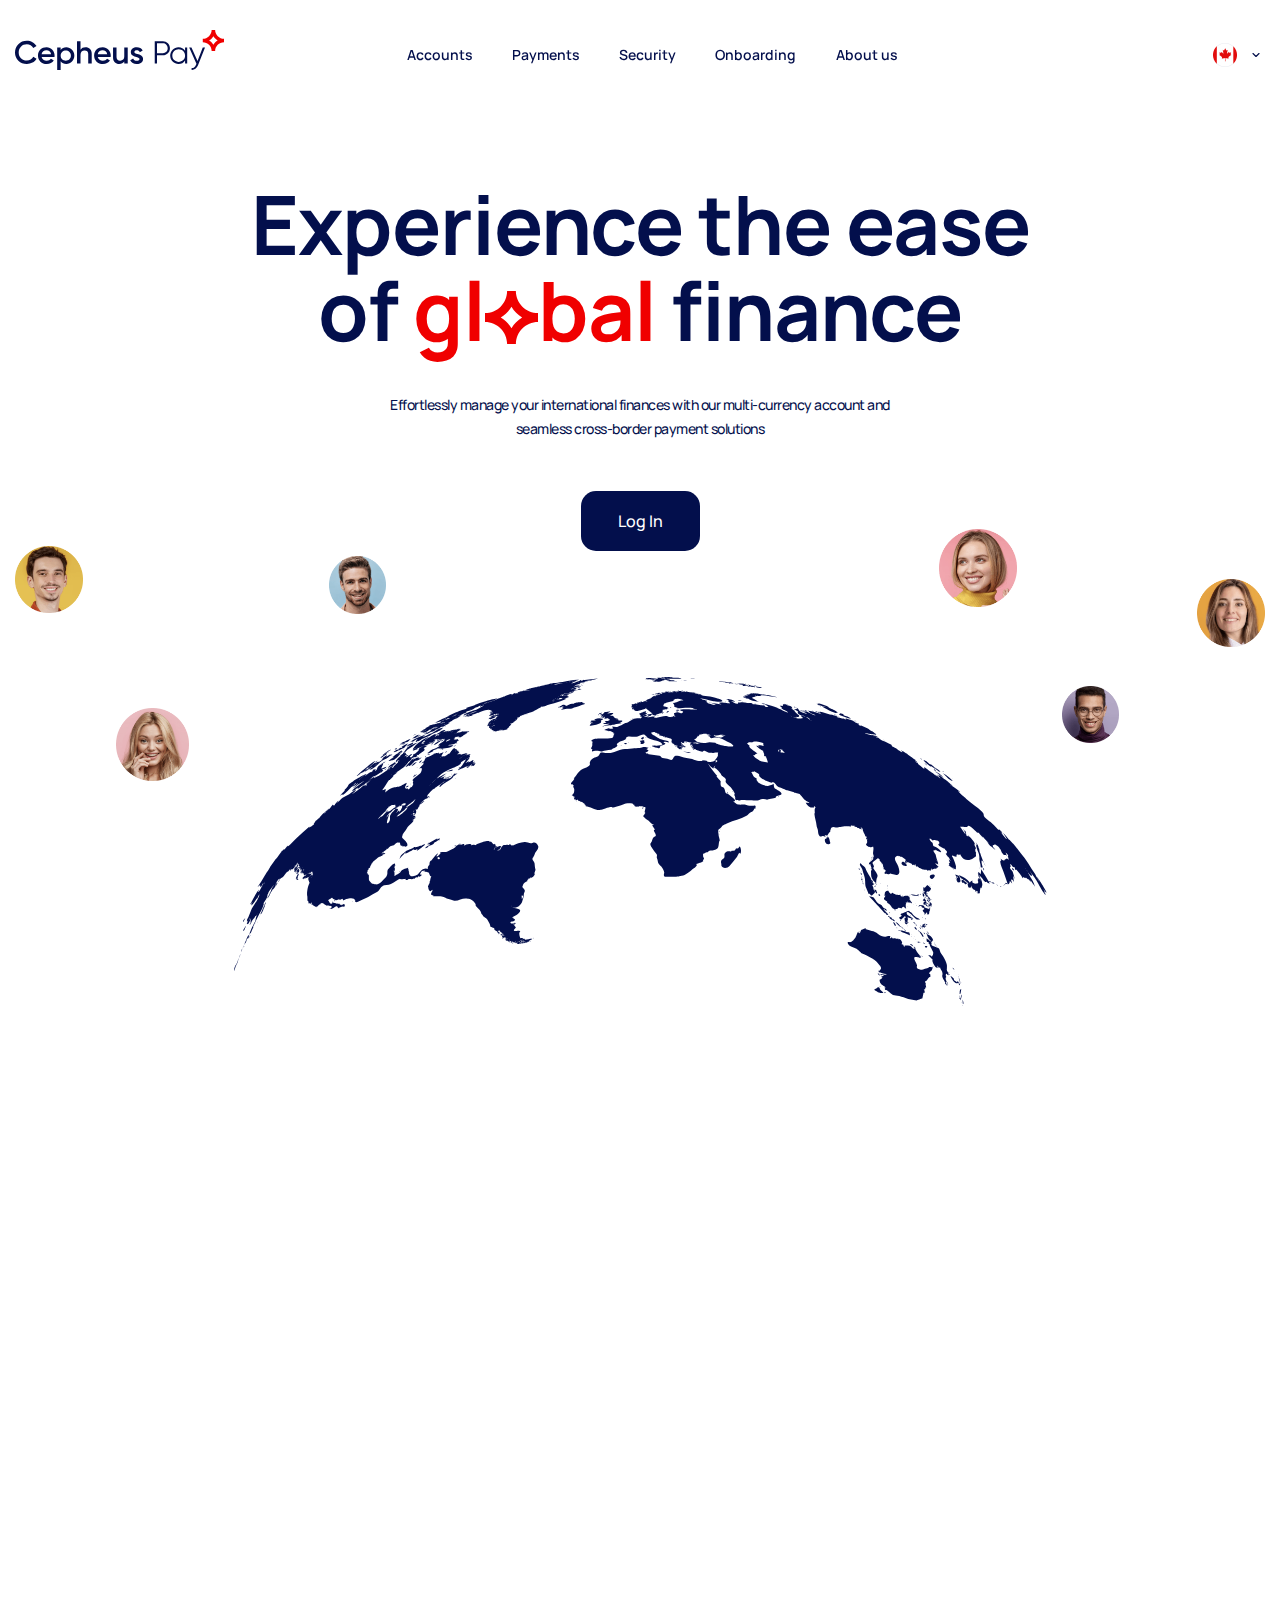
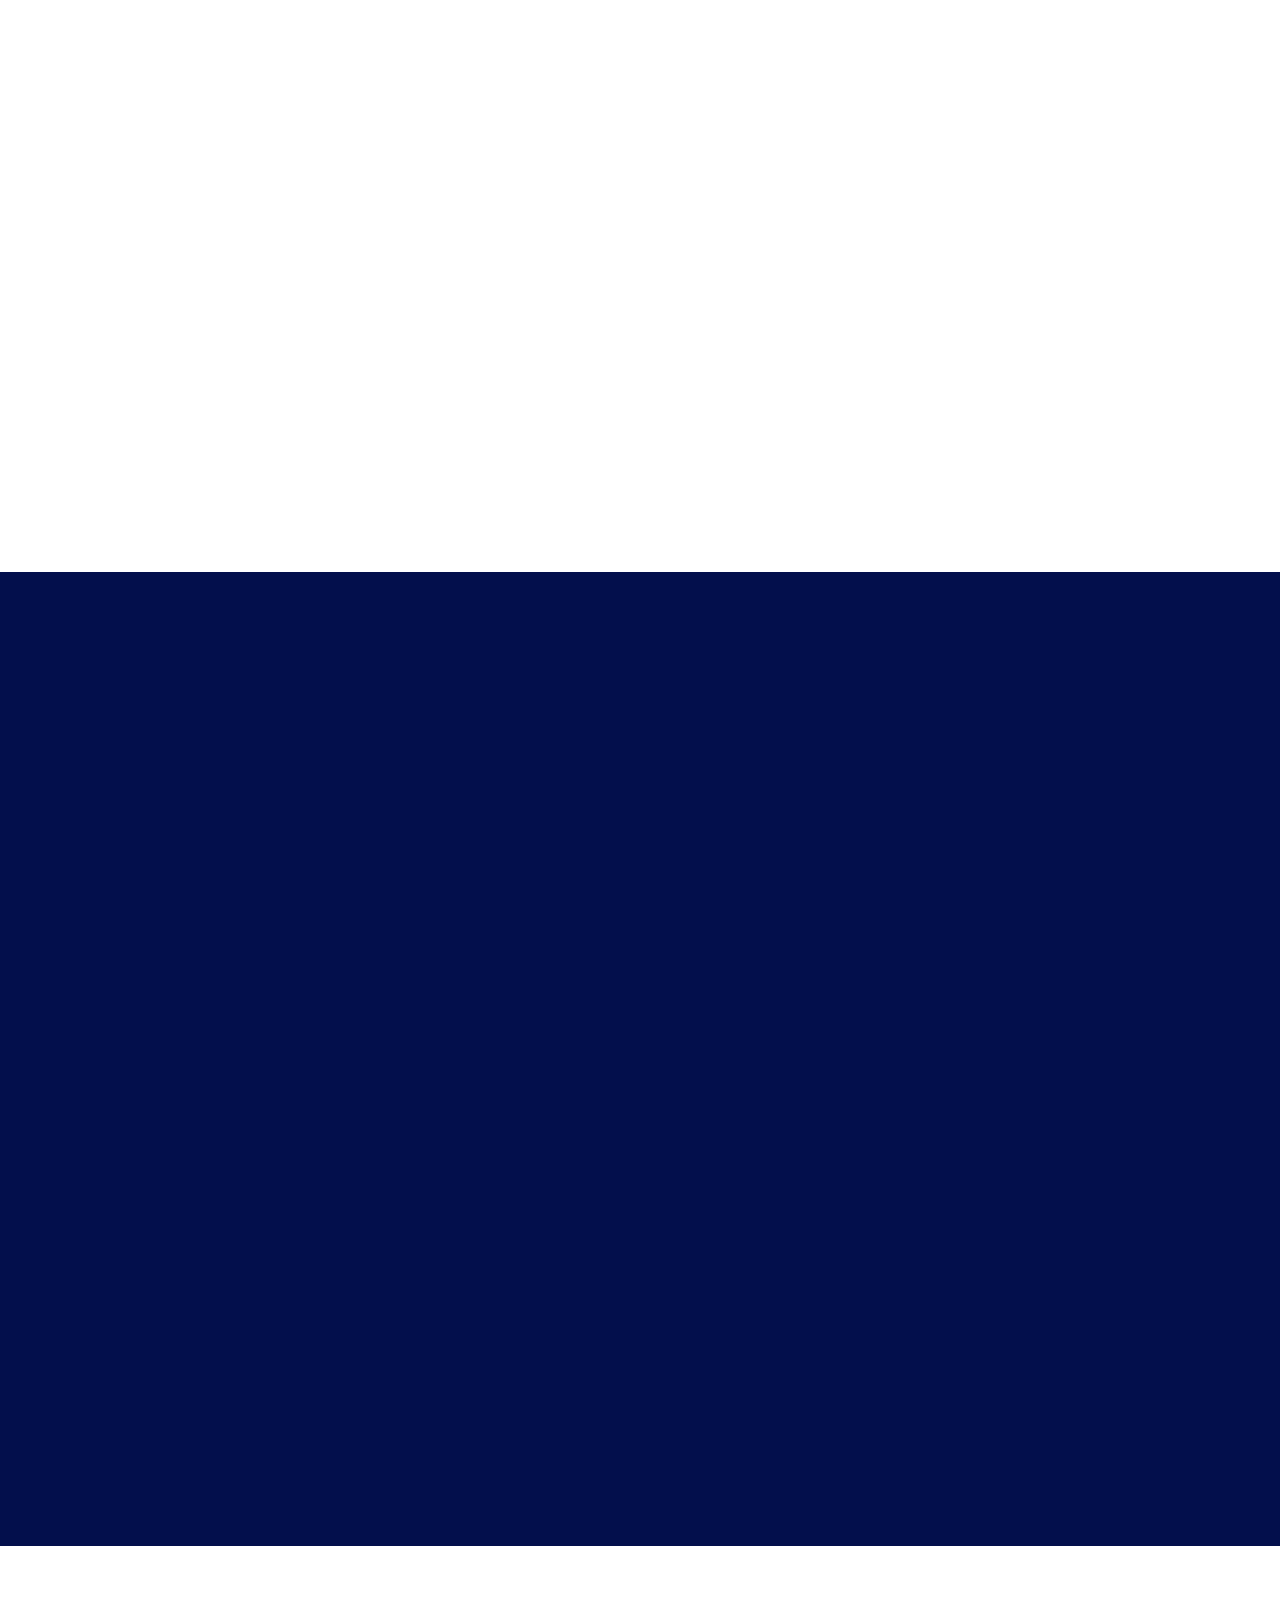
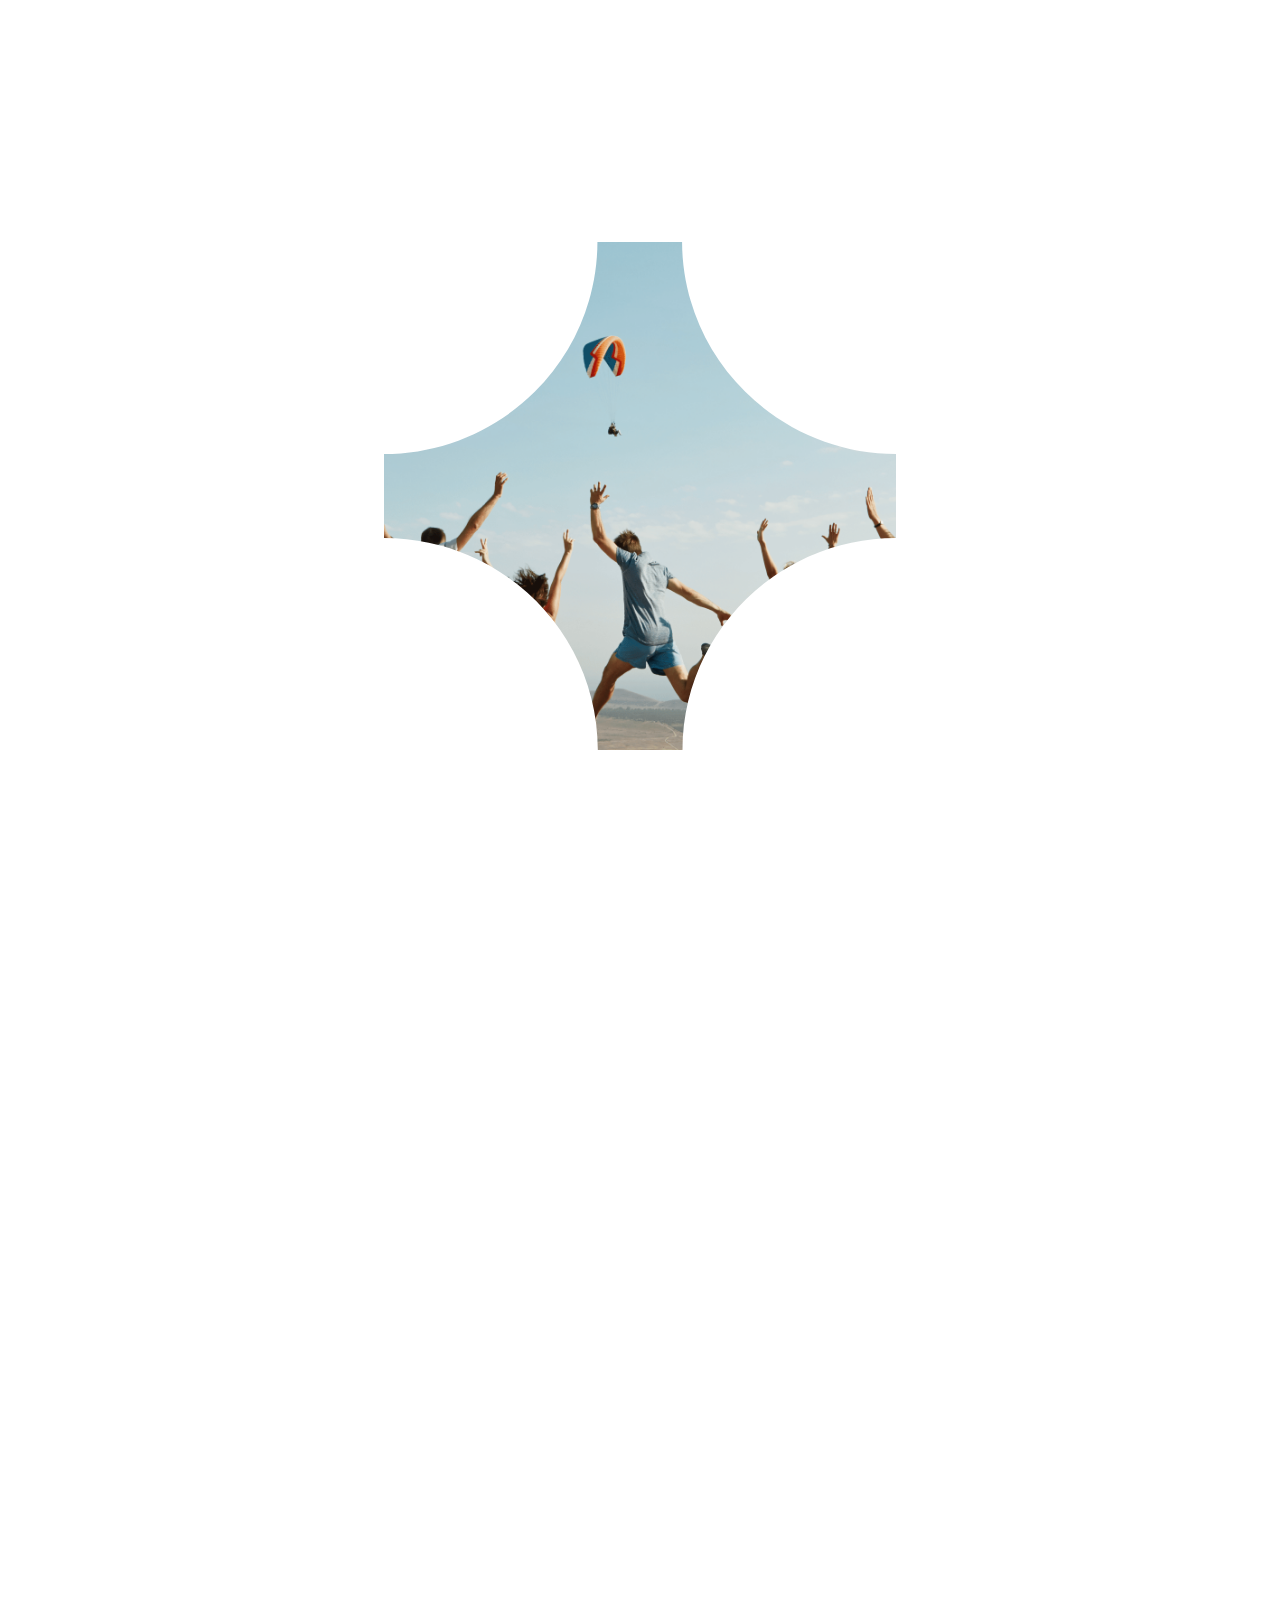
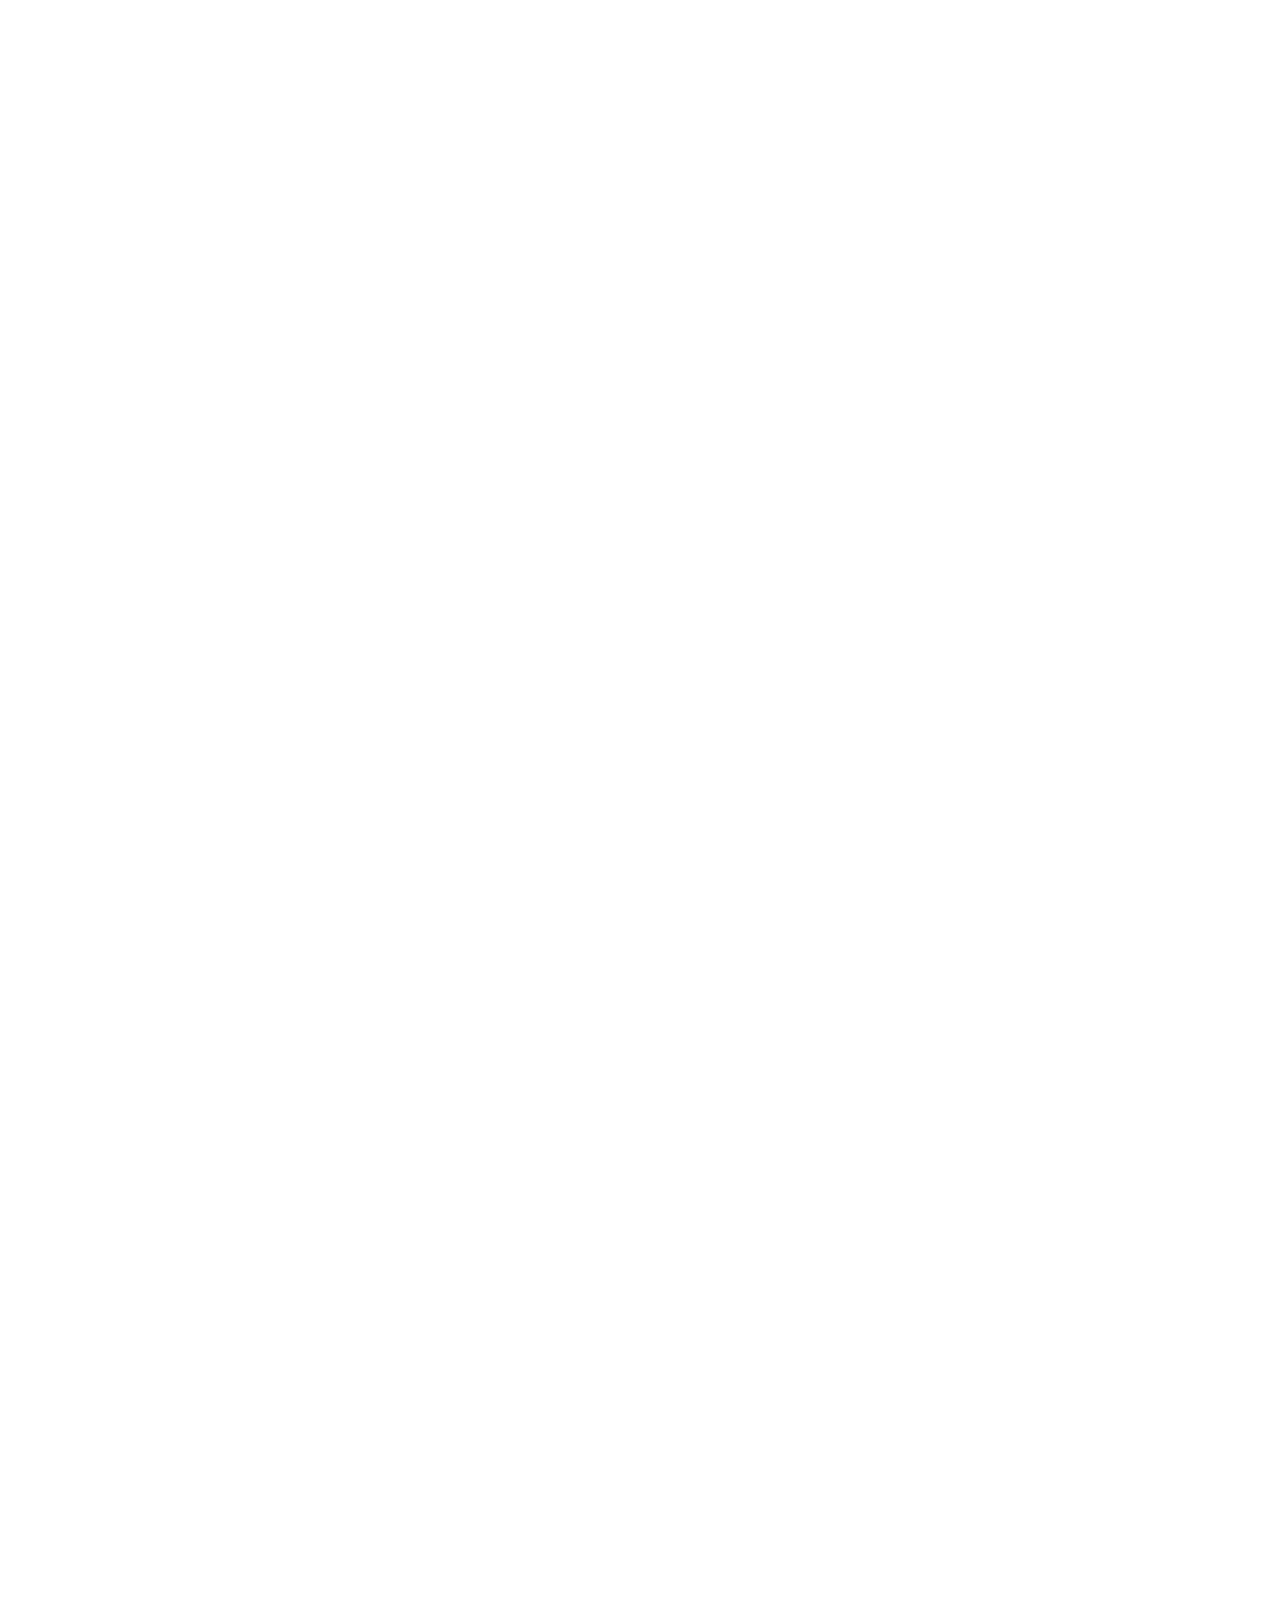
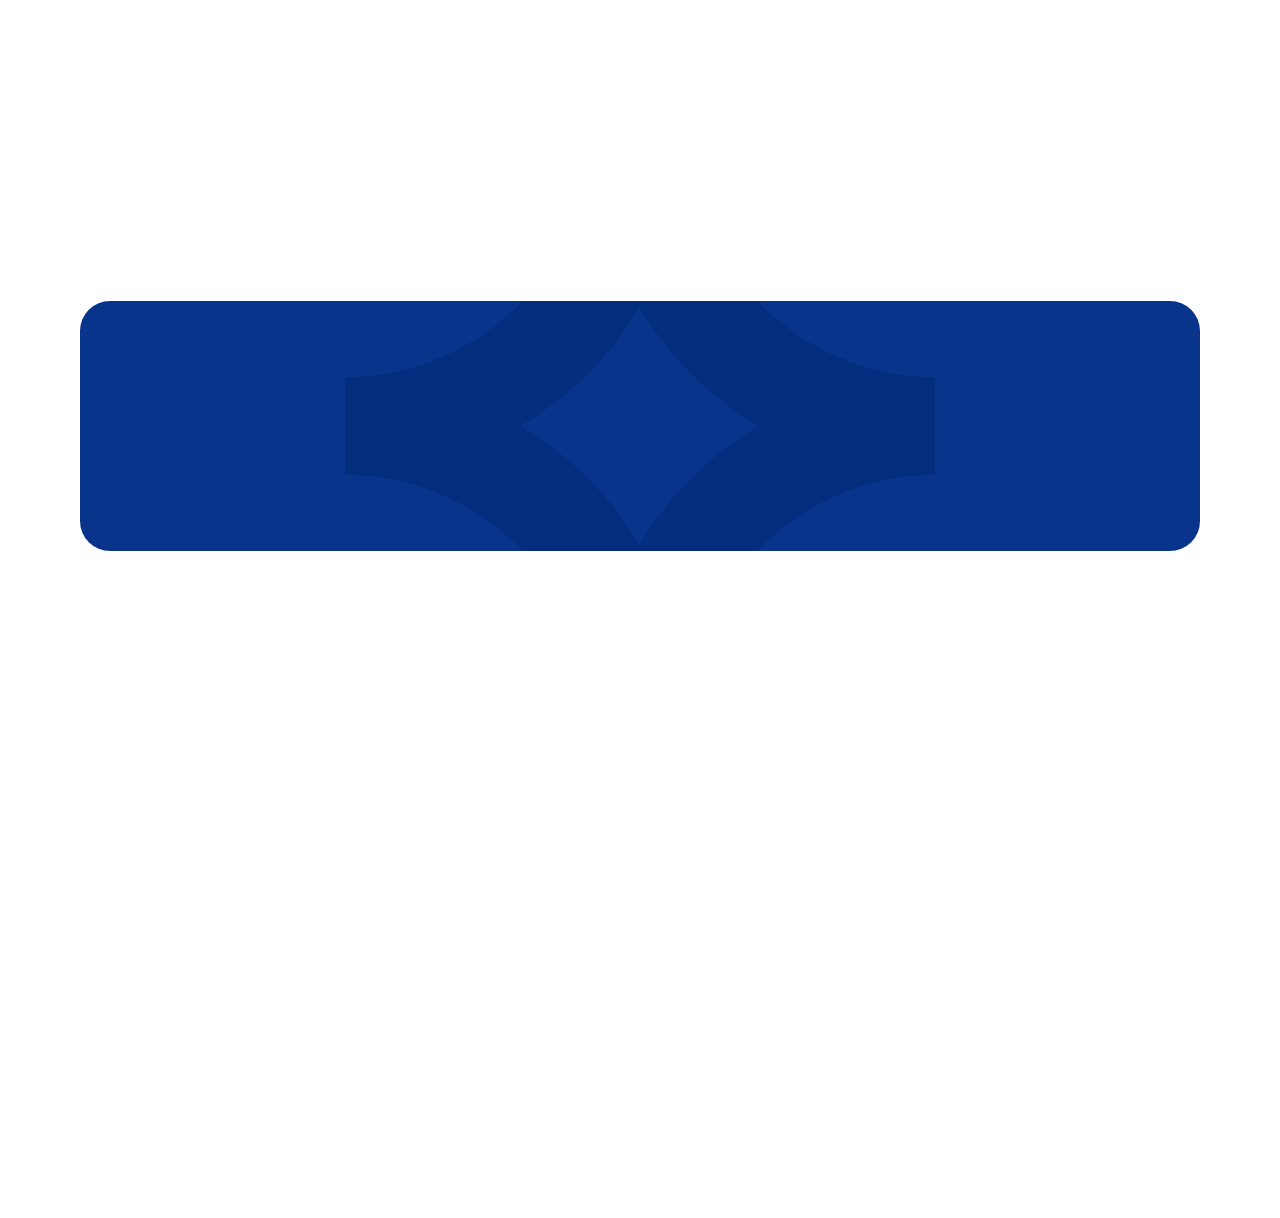
<file: index.html>
<!DOCTYPE html>
<html lang="en">

<head>
	<meta charset="utf-8">
	<title>Cepheus Pay</title>
	<meta name="description" content="Site slogan">
	<meta name="keywords" content="Site keys">
	<meta http-equiv="X-UA-Compatible" content="IE=edge">
	<meta name="viewport" content="width=device-width, initial-scale=1, maximum-scale=1">
	<meta name="theme-color" content="#fff">
	<meta name="msapplication-navbutton-color" content="#fff">
	<meta name="apple-mobile-web-app-status-bar-style" content="#fff">
	<meta name="theme-color" content="#fff">
	<meta property="og:title" content="Site keys" />
	<meta property="og:description" content="Site slogan" />
	<meta property="og:type" content="website" />
	<meta property="og:url" content="***permalink***" />
	<meta property="og:image" content="***img***" />
	<meta property="og:image:type" content="image/jpeg" />
	<!-- android favicon -->
	<link rel="manifest" href="manifest.json" crossorigin="use-credentials">
	<link rel="icon" type="image/png" sizes="16x16" href="img/favicon/favicon-16x16.png">
	<link rel="icon" type="image/png" sizes="32x32" href="img/favicon/favicon-32x32.png">
	<link rel="icon" type="image/png" sizes="96x96" href="img/favicon/favicon-96x96.png">
	<!-- windows favicon -->
	<meta name="msapplication-config" content="browserconfig.xml">
	<!-- apple favicon -->
	<link rel="apple-touch-icon" sizes="57x57" href="img/favicon/apple-icon-57x57.png">
	<link rel="apple-touch-icon" sizes="60x60" href="img/favicon/apple-icon-60x60.png">
	<link rel="apple-touch-icon" sizes="72x72" href="img/favicon/apple-icon-72x72.png">
	<link rel="apple-touch-icon" sizes="76x76" href="img/favicon/apple-icon-76x76.png">
	<link rel="apple-touch-icon" sizes="114x114" href="img/favicon/apple-icon-114x114.png">
	<link rel="apple-touch-icon" sizes="120x120" href="img/favicon/apple-icon-120x120.png">
	<link rel="apple-touch-icon" sizes="144x144" href="img/favicon/apple-icon-144x144.png">
	<link rel="apple-touch-icon" sizes="152x152" href="img/favicon/apple-icon-152x152.png">
	<link rel="apple-touch-icon" sizes="180x180" href="img/favicon/apple-icon-180x180.png">
	<!-- safari format detection -->
	<meta name="format-detection" content="telephone=no" />
	<meta name="format-detection" content="address=no" />
	<meta name="format-detection" content="email=no" />
	<meta name="format-detection" content="date=no" />
	<!-- css -->
	<link rel="stylesheet" href="css/libs.min.css">
	<link rel="stylesheet" href="css/style.min.css">
</head>

<body class="body loaded">

	<div class="icon-load">
		<svg width="58" height="58" viewBox="0 0 58 58" fill="none" xmlns="http://www.w3.org/2000/svg">
			<path class="preloader preloader-4" fill-rule="evenodd" clip-rule="evenodd"
				d="M58 34V24C44.7452 24 34 13.2548 34 0H24C24 18.7777 39.2223 34 58 34Z" fill="#F0F1F5" />
			<path class="preloader preloader-3" fill-rule="evenodd" clip-rule="evenodd"
				d="M58 24V34C44.7452 34 34 44.7452 34 58H24C24 39.2223 39.2223 24 58 24Z" fill="#F0F1F5" />
			<path class="preloader preloader-2" fill-rule="evenodd" clip-rule="evenodd"
				d="M0 24V34C13.2548 34 24 44.7452 24 58H34C34 39.2223 18.7777 24 0 24Z" fill="#F0F1F5" />
			<path class="preloader preloader-1" fill-rule="evenodd" clip-rule="evenodd"
				d="M0 34V24C13.2548 24 24 13.2548 24 0H34C34 18.7777 18.7777 34 0 34Z" fill="#F0F1F5" />
		</svg>

	</div>

	<div class="main-page__wrapper">
		<header class="header">
			<div class="header__background-mobile"></div>
			<div class="wrapper">
				<div class="header__wrapper active">
					<div class="header__burger">
						<span class="header__burger-item">
						</span>
						<span class="header__burger-item">
						</span>
						<span class="header__burger-item">
						</span>
					</div>
					<div class="header__logo"><a href="index.html"><img src="img/logo/logo.svg" alt="logo"></a></div>
					<nav class="header__nav">
						<ul class="header__list">
							<li class="header__list-item"><a href="account.html" class="header__list-link">Accounts</a></li>
							<li class="header__list-item"><a href="payments.html" class="header__list-link">Payments</a></li>
							<li class="header__list-item"><a href="security.html" class="header__list-link">Security</a></li>
							<li class="header__list-item"><a href="onboard.html" class="header__list-link">Onboarding</a></li>
							<li class="header__list-item"><a href="about.html" class="header__list-link">About us</a></li>
						</ul>
					</nav>
					<div class="header__dropdown">
						<div class="header__banner"><img src="img/main/ca.png" alt=""></div>
						<div class="header__arrow">
							<span class="header__lang">Canada</span>
							<svg width="18" height="18" viewBox="0 0 18 18" fill="none" xmlns="http://www.w3.org/2000/svg">
								<path d="M6 7.5L9 10.5L12 7.5" stroke="#030F4C" stroke-width="1.15" stroke-linecap="round"
									stroke-linejoin="round" />
							</svg>
							<div class="header__arrow-abs">
								<div class="header__arrow-item">
									<div class="header__arrow-banner">
										<img src="img/main/uk.png">
									</div>
									<a href="https://cepheus-pay.co.uk">
										<span>United Kingdom</span>
									</a>
								</div>
								<div class="header__arrow-item">
									<div class="header__banner">
										<img src="img/main/kz.png">
									</div>
									<a href="https://cepheus-pay.kz">
										<span>Kazakhstan</span>
									</a>
								</div>
								<div class="header__arrow-item">
									<div class="header__banner">
										<img src="img/main/ca.png">
									</div>
									<a href="https://cepheus-pay.ca">
										<span>Canada</span>
									</a>
								</div>
							</div>
						</div>
					</div>
					<div class="header__button-wrapper">
						<a href="https://online.cepheus-pay.ca/"  class="header__button button--dark">Log In</a>
<!--						<a href="#signup" data-fancybox class="header__button button&#45;&#45;red">Sign Up</a>-->
					</div>
					<div class="header__menu ">
						<nav class="header__nav">
							<ul class="header__list">
								<li class="header__list-item"><a href="account.html" class="header__list-link">Accounts</a></li>
								<li class="header__list-item"><a href="payments.html" class="header__list-link">Payments</a>
								</li>
								<li class="header__list-item"><a href="security.html" class="header__list-link">Security</a>
								</li>
								<li class="header__list-item"><a href="onboard.html" class="header__list-link">Onboarding</a>
								</li>
								<li class="header__list-item"><a href="about.html" class="header__list-link">About us</a></li>
							</ul>
						</nav>
						<div class="header__country">
							Choose country for your business
						</div>
						<ul class="header__country-list">
							<li class="header__country-item">
								<img src="img/main/uk.png" alt="">
								<a href="https://online.cepheus-pay.co.uk">United Kingdom</a>
							</li>
							<li class="header__country-item">
								<img src="img/main/ca.png" alt="">
								<a href="https://online.cepheus-pay.ca">Canada</a>
							</li>
							<li class="header__country-item">
								<img src="img/main/kz.png" alt="">
								<a href="https://online.cepheus-pay.kz">Kazakhstan</a>
							</li>
						</ul>
						<div class="header__button-wrapper">
							<a href="https://online.cepheus-pay.ca/"  class="header__button button--dark">Log In</a>
<!--							<a href="https://online.cepheus-pay.co.uk/" class="header__button button&#45;&#45;red">Sign Up</a>-->
						</div>
					</div>
				</div>
			</div>
			<div class="popup" id="login">
				<div class="popup__left">
					<div class="popup__logo">
						<svg width="209" height="40" viewBox="0 0 209 40" fill="none" xmlns="http://www.w3.org/2000/svg">
							<path fill-rule="evenodd" clip-rule="evenodd"
								d="M11.8009 34.0005C8.40031 34.0005 5.58153 32.8917 3.34454 30.6741C1.13893 28.4781 -0.0678692 25.4854 0.00295014 22.3873C0.00295014 19.1033 1.12144 16.3513 3.35842 14.1314C5.59541 11.9115 8.40956 10.7924 11.8009 10.774C13.7828 10.7588 15.7345 11.2556 17.4639 12.2154C19.1471 13.1268 20.5482 14.4753 21.5168 16.1163L18.2898 17.9738C17.6852 16.8625 16.7725 15.9458 15.6595 15.3319C14.4828 14.6748 13.1513 14.3389 11.8009 14.3584C9.41354 14.3584 7.45532 15.1152 5.92621 16.6288C4.44106 18.1217 3.69964 20.0412 3.70195 22.3873C3.70426 24.7333 4.44568 26.6528 5.92621 28.1458C7.453 29.6593 9.41123 30.4161 11.8009 30.4161C13.1601 30.4355 14.5005 30.0997 15.6873 29.4426C16.8037 28.839 17.7134 27.9192 18.3002 26.8007L21.5168 28.6273C20.5627 30.2768 19.1721 31.6364 17.4951 32.5592C15.7588 33.53 13.7941 34.0273 11.8009 34.0005ZM39.4566 27.0587H26.6177C26.8269 28.174 27.4557 29.1688 28.377 29.8416C29.3744 30.5268 30.5683 30.8743 31.781 30.8323C33.6109 30.8323 34.9989 30.1719 35.945 28.8509L38.8182 30.5124C37.2451 32.8378 34.889 34.0005 31.7498 34.0005C29.1473 34.0005 27.0283 33.2116 25.3928 31.6339C23.7759 30.0368 22.8969 27.8482 22.9638 25.5864C22.9165 23.3531 23.7841 21.1961 25.3685 19.6078C26.937 17.9864 28.9808 17.1758 31.5 17.1758C33.7058 17.1185 35.827 18.0179 37.3087 19.6388C38.828 21.2616 39.6495 23.4074 39.5989 25.6208C39.5945 26.1027 39.5515 26.5835 39.4705 27.0587H39.4566ZM36.0908 24.2414H26.5934C26.774 23.1127 27.3577 22.086 28.2382 21.3484C29.1533 20.628 30.2975 20.2548 31.4653 20.2958C32.5639 20.2693 33.6355 20.6356 34.4842 21.3278C35.3543 22.077 35.9244 23.1108 36.0908 24.2414ZM51.3136 17.1723C53.4732 17.1598 55.5372 18.0547 56.9939 19.6353C58.5475 21.228 59.3924 23.3715 59.3397 25.5864C59.3941 27.8128 58.5454 29.9678 56.9835 31.5685C55.5238 33.1412 53.4589 34.0253 51.3032 34.0005C48.8719 34.0005 46.9888 33.105 45.654 31.3139V39.9826H42.1841V17.5886H45.654V19.8933C46.9726 18.0816 48.8591 17.1746 51.3136 17.1723ZM54.4053 29.2672C52.3598 31.1805 49.1639 31.1805 47.1184 29.2672C46.1619 28.2801 45.6433 26.9547 45.6783 25.5864C45.6348 24.2242 46.1609 22.9046 47.1323 21.9401C49.1562 19.9734 52.3953 19.9734 54.4192 21.9401C55.3893 22.9052 55.9141 24.2247 55.8697 25.5864C55.9061 26.9596 55.3775 28.2884 54.4053 29.2672ZM70.5165 17.1723C72.3903 17.1723 73.8939 17.764 75.0274 18.9473C76.161 20.1307 76.7254 21.736 76.7208 23.7633V33.5843H73.2196V24.1141C73.2196 22.9216 72.8969 22.0043 72.2515 21.3622C71.5397 20.6971 70.5841 20.3502 69.6073 20.4024C68.4836 20.3457 67.3898 20.7719 66.6058 21.572C65.8725 22.3494 65.507 23.4961 65.5093 25.012V33.5843H62.0289V11.1903H65.5162V19.6353C66.5919 17.9956 68.2587 17.1746 70.5165 17.1723ZM82.7829 27.0587H95.6218C95.7011 26.5833 95.744 26.1027 95.7502 25.6208C95.8008 23.4074 94.9792 21.2616 93.46 19.6388C91.9783 18.0179 89.857 17.1185 87.6512 17.1758C85.132 17.1758 83.0882 17.9864 81.5198 19.6078C79.9331 21.2 79.0665 23.3626 79.1186 25.6002C79.052 27.8619 79.931 30.0503 81.5475 31.6476C83.1854 33.2162 85.3078 34.0005 87.915 34.0005C91.0564 34.0005 93.4126 32.8378 94.9833 30.5124L92.1102 28.8509C91.164 30.1719 89.776 30.8323 87.9462 30.8323C86.7335 30.8743 85.5395 30.5268 84.5421 29.8416C83.6209 29.1688 82.992 28.174 82.7829 27.0587ZM82.7447 24.2414H92.2316C92.0657 23.114 91.4998 22.0821 90.6354 21.3312C89.7867 20.6391 88.7152 20.2728 87.6165 20.2992C86.4488 20.2583 85.3045 20.6315 84.3895 21.3519C83.5097 22.0886 82.926 23.114 82.7447 24.2414ZM109.255 17.5886V26.1609C109.253 27.6768 108.883 28.8234 108.145 29.6008C107.362 30.4017 106.267 30.8281 105.143 30.7704C104.162 30.8265 103.201 30.4794 102.485 29.8107C101.84 29.1686 101.517 28.2512 101.517 27.0587V17.5886H98.0473V27.4096C98.0381 29.4369 98.6025 31.0422 99.7407 32.2255C100.879 33.4089 102.382 34.0005 104.252 34.0005C106.512 34.0005 108.18 33.1795 109.255 31.5375V33.5843H112.725V17.5886H109.255ZM119.37 22.0158C119.383 22.5275 119.681 22.99 120.144 23.2163C120.858 23.5977 121.619 23.8878 122.407 24.0797C123.073 24.2266 123.731 24.4081 124.378 24.6232C124.996 24.8446 125.59 25.1281 126.151 25.4695C126.754 25.8234 127.25 26.332 127.587 26.9418C127.928 27.5998 128.086 28.3359 128.045 29.0745C128.095 30.4993 127.42 31.8537 126.248 32.6796C124.935 33.5865 123.36 34.0464 121.761 33.9902C120.332 34.0377 118.917 33.7038 117.663 33.0236C116.556 32.3976 115.684 31.4317 115.179 30.2716L118.18 28.5517C118.717 30.0859 119.911 30.853 121.761 30.853C123.612 30.853 124.527 30.2556 124.506 29.0608C124.506 28.187 123.483 27.499 121.438 26.9968C120.779 26.8391 120.128 26.6473 119.488 26.4223C118.887 26.1948 118.306 25.9163 117.753 25.5899C117.144 25.2533 116.64 24.7555 116.299 24.152C115.96 23.5178 115.798 22.8051 115.831 22.088C115.787 20.7068 116.411 19.3879 117.51 18.538C118.72 17.6188 120.214 17.1435 121.737 17.193C122.983 17.1703 124.214 17.4741 125.304 18.0736C126.319 18.6387 127.15 19.4803 127.698 20.4987L124.759 22.1327C124.225 20.9081 123.215 20.2958 121.73 20.2958C121.133 20.2705 120.542 20.4265 120.037 20.743C119.601 21.0184 119.347 21.5038 119.37 22.0158ZM147.8 11.204H139.732L139.736 33.5843H141.998V25.27H147.803C149.699 25.3137 151.531 24.5863 152.872 23.2567C154.213 21.9272 154.947 20.1115 154.903 18.2318C154.944 16.3533 154.209 14.5397 152.867 13.2124C151.526 11.885 149.695 11.1594 147.8 11.204ZM141.995 23.1681H147.8C149.1 23.2138 150.36 22.7143 151.27 21.7922C152.205 20.8481 152.707 19.5643 152.658 18.2421C152.703 16.9299 152.201 15.6572 151.27 14.7231C150.369 13.7841 149.106 13.272 147.8 13.3161H141.998L141.995 23.1681ZM170.067 20.7169V17.5886H172.197V33.5843H170.067V30.4505C168.584 32.7966 166.412 33.9696 163.55 33.9696C161.33 34.0002 159.195 33.1201 157.651 31.5375C156.054 29.9669 155.176 27.816 155.222 25.5864C155.177 23.357 156.055 21.2064 157.651 19.6353C159.195 18.0527 161.33 17.1727 163.55 17.2033C166.41 17.201 168.582 18.3722 170.067 20.7169ZM159.195 30.0962C161.706 32.5186 165.706 32.5186 168.217 30.0962C169.419 28.9008 170.083 27.2742 170.056 25.5864C170.056 22.1059 167.21 19.2844 163.699 19.2844C160.189 19.2844 157.342 22.1059 157.342 25.5864C157.321 27.2759 157.989 28.9022 159.195 30.0962ZM187.753 17.5782L182.524 30.994L176.455 17.5886H174.196L181.445 33.6806L181.025 34.6713C180.014 37.1183 178.54 38.2271 176.604 37.9978V39.9826C177.98 40.0933 179.347 39.6758 180.421 38.8165C181.645 37.8273 182.575 36.528 183.114 35.0566L190.012 17.5782H187.753Z"
								fill="#fff" />
							<path fill-rule="evenodd" clip-rule="evenodd"
								d="M196.626 0H200.134C200.142 2.33128 201.085 4.56382 202.754 6.20566C204.411 7.84947 206.656 8.77693 209 8.78562V12.2634C204.112 12.2748 200.155 16.2038 200.152 21.049H196.643C196.638 16.1992 192.673 12.2691 187.781 12.2634V8.78562C190.125 8.77821 192.37 7.85197 194.027 6.2091C195.687 4.56111 196.621 2.32883 196.626 0ZM194.089 10.5262C195.847 11.5659 197.32 13.0177 198.378 14.7539C199.431 13.0189 200.898 11.567 202.65 10.5262C200.898 9.48337 199.432 8.03055 198.378 6.2951C197.319 8.03172 195.846 9.48448 194.089 10.5262Z"
								fill="#F00000" />
						</svg>
					</div>
					<div class="popup__title">
						<div>Gl<span class="popup__star star"></span>bal</div>
					</div>
					<div class="popup__left-pic">
						<img src="img/popup/image.png" alt="">
					</div>
				</div>
				<div class="popup__right">
					<h3>
						Log In
					</h3>
					<p class="popup__desc">
						Managing your finances efficiently
					</p>
					<form action="" class="popup__form">
						<div class="popup__form-top">
							<div class="popup__input-wrapper">
								<input type="email" placeholder="Email">
							</div>
							<div class="popup__input-wrapper password">
								<div class="popup__input-abs">
									<img class="active" src="img/main/eye.svg" alt="">
									<img class="" src="img/main/eye-closed.svg" alt="">
								</div>
								<input type="password" placeholder="Password">
							</div>
						</div>
						<a href="#!" class="popup__password">Forgot Password</a>
						<div class="popup__input-wrapper">
							<input type="submit" class="button--red button" value="Log In">
						</div>
					</form>
					<span class="signup">Don't have an account?<a href="https://online.cepheus-pay.ca/" rel='fancy2'>&nbsp;Sign
							Up</a></span>
				</div>
			</div>
			<div class="popup" id="signup">
				<div class="popup__left">
					<div class="popup__logo">
						<svg width="209" height="40" viewBox="0 0 209 40" fill="none" xmlns="http://www.w3.org/2000/svg">
							<path fill-rule="evenodd" clip-rule="evenodd"
								d="M11.8009 34.0005C8.40031 34.0005 5.58153 32.8917 3.34454 30.6741C1.13893 28.4781 -0.0678692 25.4854 0.00295014 22.3873C0.00295014 19.1033 1.12144 16.3513 3.35842 14.1314C5.59541 11.9115 8.40956 10.7924 11.8009 10.774C13.7828 10.7588 15.7345 11.2556 17.4639 12.2154C19.1471 13.1268 20.5482 14.4753 21.5168 16.1163L18.2898 17.9738C17.6852 16.8625 16.7725 15.9458 15.6595 15.3319C14.4828 14.6748 13.1513 14.3389 11.8009 14.3584C9.41354 14.3584 7.45532 15.1152 5.92621 16.6288C4.44106 18.1217 3.69964 20.0412 3.70195 22.3873C3.70426 24.7333 4.44568 26.6528 5.92621 28.1458C7.453 29.6593 9.41123 30.4161 11.8009 30.4161C13.1601 30.4355 14.5005 30.0997 15.6873 29.4426C16.8037 28.839 17.7134 27.9192 18.3002 26.8007L21.5168 28.6273C20.5627 30.2768 19.1721 31.6364 17.4951 32.5592C15.7588 33.53 13.7941 34.0273 11.8009 34.0005ZM39.4566 27.0587H26.6177C26.8269 28.174 27.4557 29.1688 28.377 29.8416C29.3744 30.5268 30.5683 30.8743 31.781 30.8323C33.6109 30.8323 34.9989 30.1719 35.945 28.8509L38.8182 30.5124C37.2451 32.8378 34.889 34.0005 31.7498 34.0005C29.1473 34.0005 27.0283 33.2116 25.3928 31.6339C23.7759 30.0368 22.8969 27.8482 22.9638 25.5864C22.9165 23.3531 23.7841 21.1961 25.3685 19.6078C26.937 17.9864 28.9808 17.1758 31.5 17.1758C33.7058 17.1185 35.827 18.0179 37.3087 19.6388C38.828 21.2616 39.6495 23.4074 39.5989 25.6208C39.5945 26.1027 39.5515 26.5835 39.4705 27.0587H39.4566ZM36.0908 24.2414H26.5934C26.774 23.1127 27.3577 22.086 28.2382 21.3484C29.1533 20.628 30.2975 20.2548 31.4653 20.2958C32.5639 20.2693 33.6355 20.6356 34.4842 21.3278C35.3543 22.077 35.9244 23.1108 36.0908 24.2414ZM51.3136 17.1723C53.4732 17.1598 55.5372 18.0547 56.9939 19.6353C58.5475 21.228 59.3924 23.3715 59.3397 25.5864C59.3941 27.8128 58.5454 29.9678 56.9835 31.5685C55.5238 33.1412 53.4589 34.0253 51.3032 34.0005C48.8719 34.0005 46.9888 33.105 45.654 31.3139V39.9826H42.1841V17.5886H45.654V19.8933C46.9726 18.0816 48.8591 17.1746 51.3136 17.1723ZM54.4053 29.2672C52.3598 31.1805 49.1639 31.1805 47.1184 29.2672C46.1619 28.2801 45.6433 26.9547 45.6783 25.5864C45.6348 24.2242 46.1609 22.9046 47.1323 21.9401C49.1562 19.9734 52.3953 19.9734 54.4192 21.9401C55.3893 22.9052 55.9141 24.2247 55.8697 25.5864C55.9061 26.9596 55.3775 28.2884 54.4053 29.2672ZM70.5165 17.1723C72.3903 17.1723 73.8939 17.764 75.0274 18.9473C76.161 20.1307 76.7254 21.736 76.7208 23.7633V33.5843H73.2196V24.1141C73.2196 22.9216 72.8969 22.0043 72.2515 21.3622C71.5397 20.6971 70.5841 20.3502 69.6073 20.4024C68.4836 20.3457 67.3898 20.7719 66.6058 21.572C65.8725 22.3494 65.507 23.4961 65.5093 25.012V33.5843H62.0289V11.1903H65.5162V19.6353C66.5919 17.9956 68.2587 17.1746 70.5165 17.1723ZM82.7829 27.0587H95.6218C95.7011 26.5833 95.744 26.1027 95.7502 25.6208C95.8008 23.4074 94.9792 21.2616 93.46 19.6388C91.9783 18.0179 89.857 17.1185 87.6512 17.1758C85.132 17.1758 83.0882 17.9864 81.5198 19.6078C79.9331 21.2 79.0665 23.3626 79.1186 25.6002C79.052 27.8619 79.931 30.0503 81.5475 31.6476C83.1854 33.2162 85.3078 34.0005 87.915 34.0005C91.0564 34.0005 93.4126 32.8378 94.9833 30.5124L92.1102 28.8509C91.164 30.1719 89.776 30.8323 87.9462 30.8323C86.7335 30.8743 85.5395 30.5268 84.5421 29.8416C83.6209 29.1688 82.992 28.174 82.7829 27.0587ZM82.7447 24.2414H92.2316C92.0657 23.114 91.4998 22.0821 90.6354 21.3312C89.7867 20.6391 88.7152 20.2728 87.6165 20.2992C86.4488 20.2583 85.3045 20.6315 84.3895 21.3519C83.5097 22.0886 82.926 23.114 82.7447 24.2414ZM109.255 17.5886V26.1609C109.253 27.6768 108.883 28.8234 108.145 29.6008C107.362 30.4017 106.267 30.8281 105.143 30.7704C104.162 30.8265 103.201 30.4794 102.485 29.8107C101.84 29.1686 101.517 28.2512 101.517 27.0587V17.5886H98.0473V27.4096C98.0381 29.4369 98.6025 31.0422 99.7407 32.2255C100.879 33.4089 102.382 34.0005 104.252 34.0005C106.512 34.0005 108.18 33.1795 109.255 31.5375V33.5843H112.725V17.5886H109.255ZM119.37 22.0158C119.383 22.5275 119.681 22.99 120.144 23.2163C120.858 23.5977 121.619 23.8878 122.407 24.0797C123.073 24.2266 123.731 24.4081 124.378 24.6232C124.996 24.8446 125.59 25.1281 126.151 25.4695C126.754 25.8234 127.25 26.332 127.587 26.9418C127.928 27.5998 128.086 28.3359 128.045 29.0745C128.095 30.4993 127.42 31.8537 126.248 32.6796C124.935 33.5865 123.36 34.0464 121.761 33.9902C120.332 34.0377 118.917 33.7038 117.663 33.0236C116.556 32.3976 115.684 31.4317 115.179 30.2716L118.18 28.5517C118.717 30.0859 119.911 30.853 121.761 30.853C123.612 30.853 124.527 30.2556 124.506 29.0608C124.506 28.187 123.483 27.499 121.438 26.9968C120.779 26.8391 120.128 26.6473 119.488 26.4223C118.887 26.1948 118.306 25.9163 117.753 25.5899C117.144 25.2533 116.64 24.7555 116.299 24.152C115.96 23.5178 115.798 22.8051 115.831 22.088C115.787 20.7068 116.411 19.3879 117.51 18.538C118.72 17.6188 120.214 17.1435 121.737 17.193C122.983 17.1703 124.214 17.4741 125.304 18.0736C126.319 18.6387 127.15 19.4803 127.698 20.4987L124.759 22.1327C124.225 20.9081 123.215 20.2958 121.73 20.2958C121.133 20.2705 120.542 20.4265 120.037 20.743C119.601 21.0184 119.347 21.5038 119.37 22.0158ZM147.8 11.204H139.732L139.736 33.5843H141.998V25.27H147.803C149.699 25.3137 151.531 24.5863 152.872 23.2567C154.213 21.9272 154.947 20.1115 154.903 18.2318C154.944 16.3533 154.209 14.5397 152.867 13.2124C151.526 11.885 149.695 11.1594 147.8 11.204ZM141.995 23.1681H147.8C149.1 23.2138 150.36 22.7143 151.27 21.7922C152.205 20.8481 152.707 19.5643 152.658 18.2421C152.703 16.9299 152.201 15.6572 151.27 14.7231C150.369 13.7841 149.106 13.272 147.8 13.3161H141.998L141.995 23.1681ZM170.067 20.7169V17.5886H172.197V33.5843H170.067V30.4505C168.584 32.7966 166.412 33.9696 163.55 33.9696C161.33 34.0002 159.195 33.1201 157.651 31.5375C156.054 29.9669 155.176 27.816 155.222 25.5864C155.177 23.357 156.055 21.2064 157.651 19.6353C159.195 18.0527 161.33 17.1727 163.55 17.2033C166.41 17.201 168.582 18.3722 170.067 20.7169ZM159.195 30.0962C161.706 32.5186 165.706 32.5186 168.217 30.0962C169.419 28.9008 170.083 27.2742 170.056 25.5864C170.056 22.1059 167.21 19.2844 163.699 19.2844C160.189 19.2844 157.342 22.1059 157.342 25.5864C157.321 27.2759 157.989 28.9022 159.195 30.0962ZM187.753 17.5782L182.524 30.994L176.455 17.5886H174.196L181.445 33.6806L181.025 34.6713C180.014 37.1183 178.54 38.2271 176.604 37.9978V39.9826C177.98 40.0933 179.347 39.6758 180.421 38.8165C181.645 37.8273 182.575 36.528 183.114 35.0566L190.012 17.5782H187.753Z"
								fill="#fff" />
							<path fill-rule="evenodd" clip-rule="evenodd"
								d="M196.626 0H200.134C200.142 2.33128 201.085 4.56382 202.754 6.20566C204.411 7.84947 206.656 8.77693 209 8.78562V12.2634C204.112 12.2748 200.155 16.2038 200.152 21.049H196.643C196.638 16.1992 192.673 12.2691 187.781 12.2634V8.78562C190.125 8.77821 192.37 7.85197 194.027 6.2091C195.687 4.56111 196.621 2.32883 196.626 0ZM194.089 10.5262C195.847 11.5659 197.32 13.0177 198.378 14.7539C199.431 13.0189 200.898 11.567 202.65 10.5262C200.898 9.48337 199.432 8.03055 198.378 6.2951C197.319 8.03172 195.846 9.48448 194.089 10.5262Z"
								fill="#F00000" />
						</svg>
					</div>
					<div class="popup__title">
						<div>Gl<span class="popup__star star"></span>bal</div>
					</div>
					<div class="popup__left-pic">
						<img src="img/popup/image.png" alt="">
					</div>
				</div>
				<div class="popup__right">
					<h3>
						Create Account
					</h3>
					<p class="popup__desc">
						Managing your finances efficiently
					</p>
					<form action="" class="popup__form">
						<div class="popup__form-top">
							<div class="popup__input-wrapper">
								<input type="email" placeholder="Email">
							</div>
							<div class="popup__input-wrapper password">
								<div class="popup__input-abs">
									<img class="active" src="img/main/eye.svg" alt="">
									<img class="" src="img/main/eye-closed.svg" alt="">
								</div>
								<input type="password" minlength="8" placeholder="Password">
								<div class="popup__invalid-password">
									Create a password with at least 8 characters
								</div>
							</div>
							<div class="popup__input-wrapper repassword">
								<div class="popup__input-abs">
									<img class="active" src="img/main/eye.svg" alt="">
									<img class="" src="img/main/eye-closed.svg" alt="">
								</div>
								<input type="password" minlength="8" placeholder="Re-password">
								<div class="popup__invalid-password">
									Create a password with at least 8 characters
								</div>
							</div>
							<label for="checkbox" class="popup__checkbox">Tick to agree with <a href="#!">Terms of Use</a> and
								<a href="#!">Privacy Policy</a>
								<input type="checkbox" id="checkbox">
								<div class="popup__checkbox-fake"></div>
							</label>
							<div class="popup__input-wrapper">
								<input type="submit" class="button--red button" value="Sign Up">
							</div>
						</div>
					</form>
					<span class="signin">Already have an account?<a href="#login" rel='fancy1'>&nbsp;Sign
							In</a></span>
				</div>
			</div>
		</header>
		<main class="main">
			<section class="hero section">
				<div class="wrapper">
					<h1 class="hero__title">
						<div class="wow fadeInUp">Experience the ease</div>
						<div class="wow fadeInUp" data-wow-delay=".3s">
							of
							<span class="accent">gl<span class="star hero__star"></span>bal</span>
							finance
						</div>
					</h1>
					<p class="hero__desc wow fadeIn" data-wow-delay=".8s">
						Effortlessly manage your international finances with our multi-currency account
						and seamless cross-border payment solutions
					</p>
					<div class="hero__button-wrapper">
<!--						<a href="https://cepheus-pay.ca/" class="hero__button button button&#45;&#45;dark wow fadeIn" data-fancybox-->
<!--							data-wow-delay=".8s">Log In</a>		-->
						<a href="https://online.cepheus-pay.ca/" class="hero__button button button--dark wow fadeIn">Log In</a>
<!--						<a href="#signup" class="hero__button button button&#45;&#45;red wow fadeIn" data-fancybox-->
<!--							data-wow-delay=".8s">Sign Up</a>-->
					</div>
					<div class="hero__wrapper">
						<div class="hero__earth"><img src="img/main/earth.svg" alt=""></div>
						<div class="hero__person-1 hero__person"><img src="img/main/hero-1.png" alt=""></div>
						<div class="hero__person-2 hero__person"><img src="img/main/hero-2.png" alt=""></div>
						<div class="hero__person-3 hero__person"><img src="img/main/hero-3.png" alt=""></div>
						<div class="hero__person-4 hero__person"><img src="img/main/hero-4.png" alt=""></div>
						<div class="hero__person-5 hero__person"><img src="img/main/hero-5.png" alt=""></div>
						<div class="hero__person-6 hero__person"><img src="img/main/hero-6.png" alt=""></div>
						<svg class="hero__line-1 hero__line" width="295" height="36" viewBox="0 0 295 36" fill="none"
							xmlns="http://www.w3.org/2000/svg">
							<path d="M296.5 2.5C296.5 2.5 128 76.75 0.5 0.5" stroke="#F00000" stroke-dasharray="5,5"
								stroke-width="0.5" class="running">
								<animate attributeName="stroke-dashoffset" values="-500;0" dur="10s" repeatCount="indefinite" />
							</path>
							<defs>
								<path id="path1" d="M296.5 2.5C296.5 2.5 128 76.75 0.5 0.5" />
								<mask id="mask1">
									<use class="mask mask-1" xlink:href="#path1">
								</mask>
							</defs>
							<use class="hero__paths" xlink:href="#path1" mask="url(#mask1)" />
						</svg>
						<svg class="hero__line-2 hero__line" width="37" height="189" viewBox="0 0 37 189" fill="none"
							xmlns="http://www.w3.org/2000/svg">
							<path d="M21.6506 1C21.6506 1 -34.8494 130.25 38.1506 190.25" stroke="#F00000" stroke-width="0.5"
								stroke-dasharray="5,5" class="running">
								<animate attributeName="stroke-dashoffset" values="500;0" dur="10s" repeatCount="indefinite" />
							</path>
							<defs>
								<path id="path2" d="M21.6506 1C21.6506 1 -34.8494 130.25 38.1506 190.25" />
								<mask id="mask2">
									<use class="mask mask-2" xlink:href="#path2">
								</mask>
							</defs>
							<use class="hero__paths" xlink:href="#path2" mask="url(#mask2)" />
						</svg>
						<svg class="hero__line-3 hero__line" width="244" height="130" viewBox="0 0 244 130" fill="none"
							xmlns="http://www.w3.org/2000/svg">
							<path d="M0.5 0.5C0.5 0.5 53.25 147.5 246.25 127.75" stroke="#F00000" stroke-width="0.5"
								stroke-dasharray="5,5" class="running">
								<animate attributeName="stroke-dashoffset" values="500;0" dur="10s" repeatCount="indefinite" />
							</path>
							<defs>
								<path id="path3" d="M0.5 0.5C0.5 0.5 53.25 147.5 246.25 127.75" />
								<mask id="mask3">
									<use class="mask mask-3" xlink:href="#path3">
								</mask>
							</defs>
							<use class="hero__paths" xlink:href="#path3" mask="url(#mask3)" />
						</svg>
						<svg class="hero__line-4 hero__line" width="319" height="150" viewBox="0 0 319 150" fill="none"
							stroke-dasharray="5,5" xmlns="http://www.w3.org/2000/svg">
							<path class="running" d="M319.75 -1C319.75 -1 246.75 123.25 1 149.75" stroke="#F00000"
								stroke-width="0.5">
								<animate attributeName="stroke-dashoffset" values="500;0" dur="10s" repeatCount="indefinite" />
							</path>
							<defs>
								<path id="path4" d="M319.75 -1C319.75 -1 246.75 123.25 1 149.75" />
								<mask id="mask4">
									<use class="mask mask-4" xlink:href="#path4">
								</mask>
							</defs>
							<use class="hero__paths" xlink:href="#path4" mask="url(#mask4)" />
						</svg>
						<svg class="hero__line-5 hero__line" width="107" height="141" viewBox="0 0 107 141" fill="none"
							xmlns="http://www.w3.org/2000/svg">
							<path class="running" d="M106.5 140.25C106.5 140.25 0.250008 79.25 1.00001 1" stroke="#F00000"
								stroke-width="0.5" stroke-dasharray="5,5">
								<animate attributeName="stroke-dashoffset" values="-500;0" dur="10s" repeatCount="indefinite" />
							</path>
							<defs>
								<path id="path5" d="M106.5 140.25C106.5 140.25 0.250008 79.25 1.00001 1" />
								<mask id="mask5">
									<use class="mask mask-5" xlink:href="#path5">
								</mask>
							</defs>
							<use class="hero__paths" xlink:href="#path5" mask="url(#mask5)" />
						</svg>
						<svg class="hero__line-6 hero__line" width="249" height="53" viewBox="0 0 249 53" fill="none"
							xmlns="http://www.w3.org/2000/svg">
							<path class="running" d="M250.25 39.5C250.25 39.5 91 87.25 1 1" stroke="#F00000" stroke-width="0.5"
								stroke-dasharray="5,5">
								<animate attributeName="stroke-dashoffset" values="500;0" dur="10s" repeatCount="indefinite" />
							</path>
							<defs>
								<path id="path6" d="M250.25 39.5C250.25 39.5 91 87.25 1 1" />
								<mask id="mask6">
									<use class="mask mask-6" xlink:href="#path6">
								</mask>
							</defs>
							<use class="hero__paths" xlink:href="#path6" mask="url(#mask6)" />
						</svg>
						<svg class="hero__line-7 hero__line" width="200" height="72" viewBox="0 0 200 72" fill="none"
							xmlns="http://www.w3.org/2000/svg">
							<path class="running" d="M1 1C1 1 83.25 99 199.5 63.75" stroke="#F00000" stroke-width="0.5"
								stroke-dasharray="5,5">
								<animate attributeName="stroke-dashoffset" values="500;0" dur="10s" repeatCount="indefinite" />
							</path>
							<defs>
								<path id="path7" d="M1 1C1 1 83.25 99 199.5 63.75" />
								<mask id="mask7">
									<use class="mask mask-7" xlink:href="#path7">
								</mask>
							</defs>
							<use class="hero__paths" xlink:href="#path7" mask="url(#mask7)" />
						</svg>
						<svg class="hero__line-8 hero__line" width="191" height="246" viewBox="0 0 191 246" fill="none"
							xmlns="http://www.w3.org/2000/svg">
							<path class="running" d="M192.75 0C192.75 0 41.25 48.25 1 245.25" stroke="#F00000"
								stroke-width="0.5" stroke-dasharray="5,5">
								<animate attributeName="stroke-dashoffset" values="500;0" dur="10s" repeatCount="indefinite" />
							</path>
							<defs>
								<path id="path8" d="M192.75 0C192.75 0 41.25 48.25 1 245.25" />
								<mask id="mask8">
									<use class="mask mask-8" xlink:href="#path8">
								</mask>
							</defs>
							<use class="hero__paths" xlink:href="#path8" mask="url(#mask8)" />
						</svg>
						<div class="hero__dot-1 hero__dot"></div>
						<div class="hero__dot-2 hero__dot"></div>
						<div class="hero__dot-3 hero__dot"></div>
						<div class="hero__dot-4 hero__dot"></div>
						<div class="hero__dot-5 hero__dot"></div>
					</div>
				</div>
			</section>
			<section class="serve section">
				<div class="wrapper">
					<h2 class="serve__title wow fadeInUp">
						Who We Serve
					</h2>
					<div class="serve__wrapper serve__desktop">
						<div class="serve__item wow fadeInRight" data-wow-duration="1s" data-wow-delay=".05s">
							<div class="serve__item-pic "><img src="img/main/serve-1.svg" alt=""></div>
							<p class="serve__item-desc">Those who want better conditions than traditional banks offer</p>
						</div>
						<div class="serve__item wow fadeInRight" data-wow-duration="1s" data-wow-delay=".1s">
							<div class="serve__item-pic "><img src="img/main/serve-2.svg" alt=""></div>
							<p class="serve__item-desc">Those who have been declined by other banks for minor reasons</p>
						</div>
						<div class="serve__item wow fadeInRight" data-wow-duration="1s" data-wow-delay=".15s">
							<div class="serve__item-pic wow "><img src="img/main/serve-3.svg" alt=""></div>
							<p class="serve__item-desc">Those who have specific needs that other payment providers cannot
								accommodate</p>
						</div>
						<div class="serve__item wow fadeInRight" data-wow-duration="1s" data-wow-delay=".2s">
							<div class="serve__item-pic wow "><img src="img/main/serve-4.svg" alt=""></div>
							<p class="serve__item-desc">Those who want a trustworthy partner who will provide complete support
								and keep your information confidential</p>
						</div>
					</div>
					<div class="serve__wrapper serve__mobile">
						<div class="serve__item wow fadeInRight" data-wow-duration="1s" data-wow-delay=".05s">
							<div class="serve__item-pic "><img src="img/main/serve-1.svg" alt=""></div>
							<p class="serve__item-desc">Those who want better conditions than traditional banks offer</p>
						</div>
						<div class="serve__item wow fadeInRight" data-wow-duration="1s" data-wow-delay=".1s">
							<div class="serve__item-pic "><img src="img/main/serve-2.svg" alt=""></div>
							<p class="serve__item-desc">Those who have been declined by other banks for minor reasons</p>
						</div>
						<div class="serve__item wow fadeInRight" data-wow-duration="1s" data-wow-delay=".15s">
							<div class="serve__item-pic wow "><img src="img/main/serve-3.svg" alt=""></div>
							<p class="serve__item-desc">Those who have specific needs that other payment providers cannot
								accommodate</p>
						</div>
						<div class="serve__item wow fadeInRight" data-wow-duration="1s" data-wow-delay=".2s">
							<div class="serve__item-pic wow "><img src="img/main/serve-4.svg" alt=""></div>
							<p class="serve__item-desc">Those who want a trustworthy partner who will provide complete support
								and keep your information confidential</p>
						</div>
					</div>
					<a href="https://online.cepheus-pay.ca/" class="serve__button button button--red wow fadeInUp">Get Started</a>
				</div>
			</section>
			<section class="what">
				<div class="wrapper">
					<h2 class="what__title ">
						<span class="what__title-inner wow fadeInUp">What y<span class="what__star star"></span>u can do</span>
						<span class="what__title-inner wow fadeInUp" data-wow-delay=".3s">with Cepheus</span>
					</h2>
					<div class="what__wrapper slick-dark">
						<div class="what__item">
							<div class="what__item-top wow fadeInUp">
								<h3 class="what__subtitle ">Open a FREE account</h3>
								<p class="what__desc ">We offer a free account to manage your finances efficiently,
									so
									you can focus
									on
									growing your business. <br>
									NO SIGN-UP FEE, NO MONTHLY FEE
								</p>
							</div>
							<div class="what__inner first wow fadeInUp">
								<h3 class="first__title">
									Always Free
								</h3>
								<p class="first__desc">
									Managing your finances efficiently
								</p>
								<a href="https://online.cepheus-pay.ca/"  class="first__button button button--red">Get Started</a>
							</div>
						</div>
						<div class="what__item">
							<div class="what__item-top wow fadeInUp">
								<h3 class="what__subtitle ">Exchange currencies with the best rates</h3>
								<p class="what__desc ">Our currency exchange services are competitive, reliable,
									secure,
									and
									transparent,
									so you always know what you're paying for.</p>
							</div>
							<div class="what__inner second wow fadeInUp ">
								<div class="second__top">
									<div class="second__input">
										<span class="second__desc">
											You Send
										</span>
										<input type="number" id="input-first" value="2500">
									</div>
									<div class="second__dropdown">
										<div class="second__flag">
											<img data-flag="EUR" src="img/main/eu.png" alt="">
											<img data-flag="GBP" class="active" src="img/main/uk.png" alt="">
											<img data-flag="CAD" src="img/main/ca.png" alt="">
											<img data-flag="KZT" src="img/main/kz.png" alt="">
											<img data-flag="USD" src="img/main/usd.png" alt="">
										</div>
										<div class="second__currency">EUR</div>
										<svg width="18" height="18" viewBox="0 0 18 18" fill="none"
											xmlns="http://www.w3.org/2000/svg">
											<path d="M6 7.5L9 10.5L12 7.5" stroke="#8499c5" stroke-width="1.15"
												stroke-linecap="round" stroke-linejoin="round" />
										</svg>
										<div class="second__dropdown-abs">
											<div class="second__dropdown-abs-item" data-currency-title="USD">
												<div class="second__dropdown-abs-pic">
													<img src="img/main/usd.png" alt="">
												</div>
												<div class="second__dropdown-abs-title">USD</div>
											</div>
											<div class="second__dropdown-abs-item" data-currency-title="EUR">
												<div class="second__dropdown-abs-pic">
													<img src="img/main/eu.png" alt="">
												</div>
												<div class="second__dropdown-abs-title">EUR</div>
											</div>
											<div data-currency-title="GBP" class="second__dropdown-abs-item">
												<div class="second__dropdown-abs-pic">
													<img src="img/main/uk.png" alt="">
												</div>
												<div class="second__dropdown-abs-title">GBP</div>
											</div>
											<div class="second__dropdown-abs-item" data-currency-title="CAD">
												<div class="second__dropdown-abs-pic">
													<img src="img/main/ca.png" alt="">
												</div>
												<div class="second__dropdown-abs-title">CAD</div>
											</div>
											<div class="second__dropdown-abs-item" data-currency-title="KZT">
												<div class="second__dropdown-abs-pic">
													<img src="img/main/kz.png" alt="">
												</div>
												<div class="second__dropdown-abs-title">KZT</div>
											</div>
										</div>
									</div>
								</div>
								<div class="second__bottom">
									<div class="second__input">
										<span class="second__desc">
											Recipient Gets
										</span>
										<input type="number" id="input-second" value="">
									</div>
									<div class="second__dropdown">
										<div class="second__flag">
											<img data-flag="EUR" src="img/main/eu.png" alt="">
											<img data-flag="GBP" class="active" src="img/main/uk.png" alt="">
											<img data-flag="CAD" src="img/main/ca.png" alt="">
											<img data-flag="KZT" src="img/main/kz.png" alt="">
											<img data-flag="USD" src="img/main/usd.png" alt="">
										</div>
										<div class="second__currency">GBP</div>
										<svg width="18" height="18" viewBox="0 0 18 18" fill="none"
											xmlns="http://www.w3.org/2000/svg">
											<path d="M6 7.5L9 10.5L12 7.5" stroke="#8187a5" stroke-width="1.15"
												stroke-linecap="round" stroke-linejoin="round" />
										</svg>
										<div class="second__dropdown-abs">
											<div class="second__dropdown-abs-item" data-currency-title="USD">
												<div class="second__dropdown-abs-pic">
													<img src="img/main/usd.png" alt="">
												</div>
												<div class="second__dropdown-abs-title">USD</div>
											</div>
											<div class="second__dropdown-abs-item" data-currency-title="EUR">
												<div class="second__dropdown-abs-pic">
													<img src="img/main/eu.png" alt="">
												</div>
												<div class="second__dropdown-abs-title">EUR</div>
											</div>
											<div data-currency-title="GBP" class="second__dropdown-abs-item">
												<div class="second__dropdown-abs-pic">
													<img src="img/main/uk.png" alt="">
												</div>
												<div class="second__dropdown-abs-title">GBP</div>
											</div>
											<div class="second__dropdown-abs-item" data-currency-title="CAD">
												<div class="second__dropdown-abs-pic">
													<img src="img/main/ca.png" alt="">
												</div>
												<div class="second__dropdown-abs-title">CAD</div>
											</div>
											<div class="second__dropdown-abs-item" data-currency-title="KZT">
												<div class="second__dropdown-abs-pic">
													<img src="img/main/kz.png" alt="">
												</div>
												<div class="second__dropdown-abs-title">KZT</div>
											</div>
										</div>
									</div>
								</div>
							</div>
						</div>
						<div class="what__item">
							<div class="what__item-top wow fadeInUp">
								<h3 class="what__subtitle">Make and Accept Payments</h3>
								<p class="what__desc">Our flexible payment solutions allow you to make and accept
									payments in
									different
									currencies, ensuring a seamless experience for your international vendors and suppliers.</p>
							</div>
							<div class="what__inner third wow fadeInUp">
								<div class="third__top">
									<div class="third__buttons">
										<div class="third__button active">
											<div class="third__pic">
												<svg width="24" height="24" viewBox="0 0 24 24" fill="none"
													xmlns="http://www.w3.org/2000/svg">
													<path d="M3 9H21" stroke="white" stroke-width="1.15" stroke-linecap="round"
														stroke-linejoin="round" />
													<path
														d="M12 19H6C4.34315 19 3 17.6569 3 16V8C3 6.34315 4.34315 5 6 5H18C19.6569 5 21 6.34315 21 8V14"
														stroke="white" stroke-width="1.15" stroke-linecap="round"
														stroke-linejoin="round" />
													<path d="M19 21L21 19L19 17" stroke="white" stroke-width="1.15"
														stroke-linecap="round" stroke-linejoin="round" />
													<path d="M16 19H21" stroke="white" stroke-width="1.15"
														stroke-linecap="round" stroke-linejoin="round" />
													<path d="M9 13H6.5" stroke="white" stroke-width="1.15"
														stroke-linecap="round" stroke-linejoin="round" />
												</svg>
											</div>
											<h3 class="third__title">
												SendMoneyTo
											</h3>
										</div>
										<div class="third__button">
											<div class="third__pic">
												<svg width="24" height="24" viewBox="0 0 24 24" fill="none"
													xmlns="http://www.w3.org/2000/svg">
													<path d="M21 8H3" stroke="white" stroke-width="1.15" stroke-linecap="round"
														stroke-linejoin="round" />
													<path
														d="M12 18H18C19.6569 18 21 16.6569 21 15V7C21 5.34315 19.6569 4 18 4H6C4.34315 4 3 5.34315 3 7V13"
														stroke="white" stroke-width="1.15" stroke-linecap="round"
														stroke-linejoin="round" />
													<path d="M6 16L8 18L6 20" stroke="white" stroke-width="1.15"
														stroke-linecap="round" stroke-linejoin="round" />
													<path d="M3 18H8" stroke="white" stroke-width="1.15" stroke-linecap="round"
														stroke-linejoin="round" />
													<path d="M9 12H7" stroke="white" stroke-width="1.15" stroke-linecap="round"
														stroke-linejoin="round" />
												</svg>
											</div>
											<h3 class="third__title">
												Accept Payments
											</h3>
										</div>
									</div>
								</div>
								<div class="third__bottom third__bottom-one active">
									<div class="third__dropdown">
										<div class="third__dropdown-pic">
<!--											<img data-title="Europe" src="img/main/eu.png" alt="">-->
											<img data-title="Great Britain" src="img/main/uk.png" alt="">
											<img data-title="Canada" class="active" src="img/main/ca.png" alt="">
											<img data-title="Kazakhstan" src="img/main/kz.png" alt="">
<!--											<img data-title="United States" src="img/main/usd.png" alt="">-->
										</div>
										<div class="third__dropdown-title">
											Canada
										</div>
										<div class="third__dropdown-arrow">
											<svg width="18" height="18" viewBox="0 0 18 18" fill="none"
												xmlns="http://www.w3.org/2000/svg">
												<path d="M6 7.5L9 10.5L12 7.5" stroke="#8187a5" stroke-width="1.15"
													stroke-linecap="round" stroke-linejoin="round" />
											</svg>
										</div>
										<div class="third__dropdown-abs">
<!--											<div class="third__dropdown-abs-item" data-title="United States">-->
<!--												<div class="third__dropdown-abs-pic">-->
<!--													<img src="img/main/usd.png" alt="">-->
<!--												</div>-->
<!--												<a href="https://online.cepheus-pay.co.uk" class="third__dropdown-abs-title">United States</a>-->
<!--											</div>-->

<!--											<div class="third__dropdown-abs-item" data-title="Europe">-->
<!--												<div class="third__dropdown-abs-pic">-->
<!--													<img src="img/main/eu.png" alt="">-->
<!--												</div>-->
<!--												<div class="third__dropdown-abs-title">Europe</div>-->
<!--											</div>-->
											<div data-title="Great Britain" class="third__dropdown-abs-item">
												<div class="third__dropdown-abs-pic">
													<img src="img/main/uk.png" alt="">
												</div>
												<a href="http://online.cepheus-pay.co.uk" class="third__dropdown-abs-title">Great Britain</a>
											</div>

											<div class="third__dropdown-abs-item" data-title="Canada">
												<div class="third__dropdown-abs-pic">
													<img src="img/main/ca.png" alt="">
												</div>
												<a href="https://online.cepheus-pay.ca" class="third__dropdown-abs-title">Canada</a>
											</div>
											<div class="third__dropdown-abs-item" data-title="Kazakhstan">
												<div class="third__dropdown-abs-pic">
													<img src="img/main/kz.png" alt="">
												</div>
												<a href="https://online.cepheus-pay.kz" class="third__dropdown-abs-title">Kazakhstan</a>
											</div>
										</div>
									</div>
<!--									<a href=""  class="third__confirm button&#45;&#45;red button">Confirm</a>-->
								</div>
								<div class="third__bottom third__bottom-two">
									<div class="third__dropdown">
										<div class="third__dropdown-pic">
<!--											<img data-title="Europe" src="img/main/eu.png" alt="">-->
											<img data-title="Great Britain"  src="img/main/uk.png" alt="">
											<img data-title="Canada" class="active" src="img/main/ca.png" alt="">
											<img data-title="Kazakhstan" src="img/main/kz.png" alt="">
<!--											<img data-title="United States" class="active" src="img/main/usd.png" alt="">-->
										</div>
										<div class="third__dropdown-title">
											Canada
										</div>
										<div class="third__dropdown-arrow">
											<svg width="18" height="18" viewBox="0 0 18 18" fill="none"
												xmlns="http://www.w3.org/2000/svg">
												<path d="M6 7.5L9 10.5L12 7.5" stroke="#8187a5" stroke-width="1.15"
													stroke-linecap="round" stroke-linejoin="round" />
											</svg>
										</div>
										<div class="third__dropdown-abs">
<!--											<div class="third__dropdown-abs-item" data-title="United States">-->
<!--												<div class="third__dropdown-abs-pic">-->
<!--													<img src="img/main/usd.png" alt="">-->
<!--												</div>-->
<!--												<div class="third__dropdown-abs-title">United States</div>-->
<!--											</div>-->
<!--											<div class="third__dropdown-abs-item" data-title="Europe">-->
<!--												<div class="third__dropdown-abs-pic">-->
<!--													<img src="img/main/eu.png" alt="">-->
<!--												</div>-->
<!--												<div class="third__dropdown-abs-title">Europe</div>-->
<!--											</div>-->
											<div data-title="Great Britain" class="third__dropdown-abs-item">
												<div class="third__dropdown-abs-pic">
													<img src="img/main/uk.png" alt="">
												</div>
												<a href="http://online.cepheus-pay.co.uk" class="third__dropdown-abs-title">Great Britain</a>
											</div>
											<div class="third__dropdown-abs-item" data-title="Canada">
												<div class="third__dropdown-abs-pic">
													<img src="img/main/ca.png" alt="">
												</div>
												<a href="http://online.cepheus-pay.ca" class="third__dropdown-abs-title">Canada</a>
											</div>
											<div class="third__dropdown-abs-item" data-title="Kazakhstan">
												<div class="third__dropdown-abs-pic">
													<img src="img/main/kz.png" alt="">
												</div>
												<a href="http://online.cepheus-pay.kz" class="third__dropdown-abs-title">Kazakhstan</a>
											</div>
										</div>
									</div>
<!--									<a href="https://online.cepheus-pay.co.uk/"  class="third__confirm button&#45;&#45;red button">Confirm</a>-->
								</div>
							</div>
						</div>
					</div>
				</div>
			</section>
			<section class="global">
				<div class="global__block">
					<div class="global__mask">
						<div class="global__bg">
						</div>
						<h2 class="global__title first active">
							Gl<span class="star global__star"></span>bal Presence
						</h2>
						<h2 class="global__title second">
							Gl<span class="star global__star"></span>bal Payments
						</h2>
					</div>
				</div>
			</section>
			<section class="solution section">
				<div class="wrapper">
					<h2 class="solution__title wow fadeInUp">
						Solutions
					</h2>
					<div class="solution__wrapper">
						<div class="solution__wrapper-top">
							<div class="solution__item first wow fadeInLeft" data-wow-duration="1s">
								<div class="first__pic">
									<img class="parallax" src="img/main/solution-1.png" alt="">
								</div>
								<div class="solution__wrapper-inner">
									<h3 class="solution__subtitle wow fadeInUp" data-wow-delay=".5s">
										Cepheus Business <div>Acc<span class="solution__star star"></span>unt</div>
									</h3>
									<p class="first__desc wow fadeInUp" data-wow-delay=".7s">
										Cepheus Pay - your all-in-one, multi-currency solution
									</p>
									<a href="https://online.cepheus-pay.ca" class="button button--red solution__button wow fadeInUp"
										data-wow-delay=".9s">
										Get Started
									</a>
								</div>
							</div>
							<div class="solution__item second wow fadeInRight" data-wow-duration="1s">
								<div class="second__pic">
									<img class="parallax" src="img/main/solution-2.png" alt="">
								</div>
								<div class="solution__wrapper-inner">
									<h3 class="solution__subtitle wow fadeInUp" data-wow-delay=".5s">
										Elevate Y<span class="solution__star star"></span>ur Life with the Cepheus Card
									</h3>
									<p class="second__desc wow fadeInUp" data-wow-delay=".7s">
										The Cepheus card is not just a convenience, it's a requirement. Effortlessly pay for
										your
										shopping both in physical and online stores.
									</p>
								</div>
							</div>
						</div>
						<div class="solution__wrapper-bottom">
							<div class="solution__item third wow fadeInUp" data-wow-duration="1s">
								<div class="third__top">
									<h3 class="solution__subtitle wow fadeInUp" data-wow-delay=".5s">
										M<span class="solution__star star"></span>bile App
									</h3>
									<p class="third__desc wow fadeInUp" data-wow-delay=".7s">
										Freedom of managing your finances 24/7,
										no matter where you are in the world.
									</p>
								</div>
								<div class="third__bottom wow fadeInUp" data-wow-delay=".9s">
									<span>Get our mobile app</span>
									<div class="third__buttons">
										<a href="#!">
											<svg width="119" height="40" viewBox="0 0 119 40" fill="none"
												xmlns="http://www.w3.org/2000/svg">
												<path fill-rule="evenodd" clip-rule="evenodd"
													d="M0 16C0 10.3995 0 7.59921 1.08993 5.46009C2.04867 3.57847 3.57847 2.04867 5.46009 1.08993C7.59921 0 10.3995 0 16 0L103 0C108.601 0 111.401 0 113.54 1.08993C115.422 2.04867 116.951 3.57847 117.91 5.46009C119 7.59921 119 10.3995 119 16V24C119 29.6005 119 32.4008 117.91 34.5399C116.951 36.4215 115.422 37.9513 113.54 38.9101C111.401 40 108.601 40 103 40H16C10.3995 40 7.59921 40 5.46009 38.9101C3.57847 37.9513 2.04867 36.4215 1.08993 34.5399C0 32.4008 0 29.6005 0 24V16Z"
													fill="#F00000" />
												<path fill-rule="evenodd" clip-rule="evenodd"
													d="M74.6792 29.0762C73.0444 29.0762 71.8481 28.2676 71.7104 27.0362L69.8081 27.0361C69.9282 29.2822 71.7876 30.7031 74.5415 30.7031C77.4848 30.7031 79.3354 29.248 79.3354 26.9248C79.3354 25.1084 78.2768 24.0849 75.729 23.4824L74.3608 23.1465C72.7602 22.751 72.1059 22.2344 72.1059 21.3565C72.1059 20.2549 73.1303 19.4981 74.6274 19.4981C76.1245 19.4981 77.1489 20.2461 77.2612 21.4854H79.1372C79.0767 19.3428 77.2778 17.8711 74.6538 17.8711C72.0024 17.8711 70.1353 19.3428 70.1353 21.4854C70.1353 23.2158 71.1939 24.2822 73.4741 24.833L75.0835 25.2207C76.6929 25.6162 77.3726 26.1934 77.3726 27.1572C77.3726 28.2676 76.2456 29.0762 74.6792 29.0762ZM42.3022 27.1397H37.5688L36.4321 30.4962H34.4272L38.9106 18.0782H40.9936L45.477 30.4962H43.438L42.3022 27.1397ZM38.0591 25.5909H41.8111L39.9615 20.1436H39.9097L38.0591 25.5909ZM51.3813 30.5909C53.6538 30.5909 55.1597 28.7833 55.1597 25.9698C55.1597 23.1641 53.645 21.3477 51.3472 21.3477C50.1648 21.3096 49.0572 21.9245 48.4644 22.9483H48.4302V21.4424H46.6313V33.4913H48.4897V29.0069H48.5327C49.1003 30.0371 50.2067 30.6523 51.3813 30.5909ZM53.2495 25.9698C53.2495 24.1368 52.3022 22.9317 50.8569 22.9317C49.437 22.9317 48.4819 24.1622 48.4819 25.9698C48.4819 27.794 49.437 29.0157 50.8569 29.0157C52.3022 29.0157 53.2495 27.8194 53.2495 25.9698ZM61.3462 30.5909C63.6186 30.5909 65.1245 28.7833 65.1245 25.9698C65.1245 23.1641 63.6099 21.3477 61.312 21.3477C60.1296 21.3096 59.022 21.9245 58.4292 22.9483H58.395V21.4424H56.5962V33.4913H58.4546V29.0069H58.4976C59.0651 30.0371 60.1716 30.6523 61.3462 30.5909ZM63.2143 25.9698C63.2143 24.1368 62.2671 22.9317 60.8218 22.9317C59.4018 22.9317 58.4468 24.1622 58.4468 25.9698C58.4468 27.794 59.4018 29.0157 60.8218 29.0157C62.2671 29.0157 63.2144 27.8194 63.2143 25.9698ZM83.3462 19.2999V21.4424H85.0679V22.9141H83.3462V27.9053C83.3462 28.6807 83.6909 29.042 84.4477 29.042C84.6521 29.0385 84.8562 29.0241 85.0591 28.999V30.4619C84.7188 30.5255 84.3729 30.5543 84.0268 30.5479C82.1938 30.5479 81.479 29.8594 81.479 28.1035V22.9141H80.1626V21.4424H81.479V19.2999H83.3462ZM90.3589 21.3311C87.7427 21.3311 86.065 23.1212 86.065 25.9698C86.065 28.8262 87.7261 30.6085 90.3589 30.6085C92.9927 30.6085 94.6538 28.8262 94.6538 25.9698C94.6538 23.1211 92.9839 21.3311 90.3589 21.3311ZM92.7603 25.9698C92.7603 24.0157 91.8648 22.8624 90.3589 22.8624C88.8531 22.8624 87.9585 24.0245 87.9585 25.9698C87.9585 27.9317 88.8531 29.0762 90.3589 29.0762C91.8648 29.0762 92.7602 27.9317 92.7602 25.9698H92.7603ZM97.9585 21.4424H96.186L96.186 30.4961H98.0444V25.126C97.9826 24.5827 98.1612 24.0395 98.5335 23.6391C98.9058 23.2386 99.4346 23.0208 99.9809 23.043C100.264 23.0348 100.546 23.0727 100.816 23.1553V21.417C100.607 21.3702 100.393 21.3469 100.179 21.3477C99.1576 21.3087 98.2487 21.9914 98.0015 22.9834H97.9585V21.4424ZM109.384 27.837C109.134 29.4805 107.534 30.6084 105.486 30.6084C102.852 30.6084 101.217 28.8438 101.217 26.0127C101.217 23.1729 102.861 21.3311 105.408 21.3311C107.913 21.3311 109.488 23.0518 109.488 25.7969V26.4336H103.093V26.5459C103.034 27.22 103.266 27.8872 103.732 28.3778C104.198 28.8685 104.853 29.1353 105.529 29.1104C106.431 29.1949 107.281 28.677 107.62 27.837L109.384 27.837ZM107.628 25.1348H103.102C103.1 24.5236 103.343 23.937 103.776 23.5055C104.209 23.074 104.796 22.8333 105.408 22.837C106.014 22.8239 106.599 23.0645 107.02 23.5007C107.442 23.9369 107.662 24.5292 107.628 25.1348Z"
													fill="white" />
												<path fill-rule="evenodd" clip-rule="evenodd"
													d="M59.0937 8.43701H59.9824V14.6978H59.0937V8.43701ZM39.9317 9.54888C39.3879 8.97456 38.6151 8.6744 37.8262 8.73101H35.6709V14.6979H37.8262C39.6035 14.6979 40.6338 13.6021 40.6338 11.6959C40.7333 10.9112 40.4756 10.1232 39.9317 9.54888ZM37.7226 13.854H36.5976V9.57422H37.7226C38.2835 9.5431 38.8289 9.76423 39.2096 10.1771C39.5904 10.5901 39.7668 11.1515 39.6904 11.708C39.7728 12.2668 39.5989 12.833 39.2172 13.2493C38.8355 13.6656 38.2865 13.8877 37.7226 13.854ZM41.6807 12.4444C41.6034 11.6372 41.9905 10.8561 42.6794 10.4286C43.3683 10.0011 44.2401 10.0011 44.929 10.4286C45.6179 10.8561 46.0049 11.6372 45.9277 12.4444C46.0064 13.2523 45.6197 14.035 44.9302 14.4634C44.2407 14.8918 43.3677 14.8918 42.6782 14.4634C41.9886 14.035 41.602 13.2523 41.6807 12.4444ZM43.8057 10.8975C44.5752 10.8975 45.0137 11.4683 45.0137 12.4444H45.0137C45.0137 13.4243 44.5752 13.9946 43.8057 13.9947C43.0332 13.9947 42.5987 13.4283 42.5987 12.4444C42.5987 11.4683 43.0332 10.8975 43.8057 10.8975ZM51.5732 14.6978H50.6514L49.7207 11.3814H49.6504L48.7236 14.6978H47.8105L46.5693 10.1948H47.4707L48.2773 13.6308H48.3438L49.2695 10.1948H50.1221L51.0479 13.6308H51.1182L51.9209 10.1948H52.8096L51.5732 14.6978ZM54.709 10.1948H53.8535L53.8535 14.6978H54.7422V12.0635C54.7103 11.7638 54.8109 11.4652 55.0175 11.2458C55.2242 11.0265 55.5163 10.9084 55.8174 10.9224C56.4746 10.9224 56.7891 11.2822 56.7891 12.0059V14.6977H57.6777V11.7827C57.7429 11.3424 57.6043 10.8964 57.3011 10.5706C56.9979 10.2448 56.563 10.0745 56.1191 10.1079C55.5459 10.0613 55.0063 10.3835 54.7754 10.9102H54.709V10.1948ZM62.2167 10.4285C61.5277 10.8561 61.1406 11.6372 61.2178 12.4444C61.1392 13.2524 61.5259 14.035 62.2155 14.4634C62.9051 14.8918 63.778 14.8918 64.4676 14.4634C65.1572 14.035 65.5439 13.2524 65.4653 12.4444C65.5425 11.6372 65.1554 10.8561 64.4664 10.4285C63.7774 10.001 62.9057 10.001 62.2167 10.4285ZM64.5508 12.4444C64.5508 11.4683 64.1123 10.8975 63.3428 10.8975C62.5703 10.8975 62.1358 11.4683 62.1358 12.4444C62.1358 13.4283 62.5703 13.9947 63.3428 13.9947C64.1123 13.9946 64.5508 13.4243 64.5508 12.4444ZM68.0757 12.0801C67.0044 12.1465 66.4009 12.6138 66.4009 13.4243C66.4024 13.8087 66.5664 14.1744 66.8524 14.4312C67.1383 14.6879 67.5196 14.8117 67.9019 14.772C68.4472 14.7972 68.9638 14.5271 69.2544 14.065H69.3247V14.6978H70.1802V11.6211C70.1802 10.6699 69.5435 10.1079 68.4146 10.1079C67.3931 10.1079 66.6655 10.604 66.5747 11.3775H67.4351C67.5337 11.0591 67.8774 10.877 68.3735 10.877C68.981 10.877 69.2954 11.1455 69.2954 11.6211V12.0098L68.0757 12.0801ZM69.2954 13.0396V12.6631L68.1958 12.7334C67.5757 12.7749 67.2944 12.9859 67.2944 13.3828C67.2944 13.7881 67.646 14.0239 68.1294 14.0239C68.4156 14.0529 68.7013 13.9645 68.9211 13.7789C69.1409 13.5934 69.276 13.3266 69.2954 13.0396ZM73.2173 10.1201C72.0796 10.1201 71.3481 11.0215 71.3481 12.4444C71.3481 13.8706 72.0718 14.772 73.2173 14.772C73.798 14.7934 74.3427 14.4907 74.6313 13.9863H74.7017V14.6978H75.5532V8.43701H74.6645V10.9101H74.5981C74.3298 10.4015 73.7918 10.0937 73.2173 10.1201ZM72.2661 12.4444C72.2661 13.3994 72.7163 13.9741 73.4693 13.9741C74.2183 13.9741 74.6812 13.3911 74.6812 12.4483C74.6812 11.5098 74.2134 10.9185 73.4693 10.9185C72.7212 10.9185 72.2661 11.4971 72.2661 12.4444H72.2661ZM80.2287 10.4286C79.5398 10.8561 79.1528 11.6372 79.23 12.4444C79.1513 13.2523 79.538 14.035 80.2275 14.4634C80.917 14.8918 81.79 14.8918 82.4795 14.4634C83.1691 14.035 83.5557 13.2523 83.4771 12.4444C83.5543 11.6372 83.1672 10.8561 82.4783 10.4286C81.7894 10.0011 80.9176 10.0011 80.2287 10.4286ZM82.563 12.4444C82.563 11.4683 82.1245 10.8975 81.355 10.8975C80.5825 10.8975 80.148 11.4683 80.148 12.4444C80.148 13.4283 80.5826 13.9947 81.355 13.9947C82.1245 13.9946 82.563 13.4243 82.563 12.4444ZM85.5249 10.1948H84.6694V14.6978H85.5581V12.0635C85.5262 11.7638 85.6268 11.4652 85.8335 11.2458C86.0401 11.0265 86.3323 10.9084 86.6333 10.9224C87.2905 10.9224 87.605 11.2822 87.605 12.0059V14.6977H88.4936V11.7827C88.5588 11.3424 88.4202 10.8964 88.117 10.5706C87.8138 10.2448 87.3789 10.0745 86.9351 10.1079C86.3619 10.0613 85.8222 10.3835 85.5913 10.9102H85.5249V10.1948ZM93.5151 9.07374V10.2153H94.4907V10.9639H93.5151V13.2793C93.5151 13.751 93.7095 13.9575 94.1519 13.9575C94.2651 13.9572 94.3783 13.9503 94.4907 13.937V14.6773C94.3311 14.7058 94.1694 14.721 94.0073 14.7227C93.019 14.7227 92.6255 14.375 92.6255 13.5068V10.9638H91.9106V10.2153H92.6255V9.07374H93.5151ZM96.5854 8.43701H95.7046L95.7046 14.6977H96.5933V12.0679C96.5658 11.7589 96.6761 11.4535 96.8947 11.2334C97.1133 11.0133 97.4179 10.9009 97.7271 10.9263C98.355 10.9263 98.69 11.2905 98.69 12.0098V14.6978H99.5795V11.7905C99.6384 11.3525 99.4989 10.9111 99.199 10.5864C98.8991 10.2618 98.4701 10.0878 98.0288 10.1118C97.4469 10.0646 96.8978 10.3872 96.6558 10.9185H96.5854V8.43701ZM104.761 13.4819C104.512 14.3313 103.69 14.8801 102.81 14.7847C102.21 14.8005 101.633 14.5516 101.232 14.1041C100.831 13.6565 100.648 13.0555 100.73 12.4605C100.65 11.8638 100.833 11.2618 101.231 10.8105C101.63 10.3591 102.204 10.1028 102.806 10.1079C104.059 10.1079 104.815 10.9639 104.815 12.3779V12.688H101.635V12.7378C101.607 13.072 101.721 13.4025 101.95 13.6481C102.178 13.8936 102.499 14.0315 102.834 14.0278C103.269 14.08 103.692 13.8643 103.906 13.4819L104.761 13.4819ZM103.91 12.0308H101.635C101.631 11.7203 101.753 11.4213 101.972 11.2017C102.192 10.982 102.491 10.8604 102.801 10.8643C103.108 10.8572 103.403 10.9799 103.614 11.2021C103.825 11.4242 103.932 11.7252 103.91 12.0308Z"
													fill="white" />
												<path fill-rule="evenodd" clip-rule="evenodd"
													d="M23.1518 8.72021C23.2486 9.98445 22.8488 11.2366 22.0372 12.2108C21.2499 13.1901 20.0569 13.7542 18.8005 13.7412C18.7206 12.5134 19.132 11.3041 19.9442 10.3798C20.7667 9.44299 21.9119 8.85044 23.1518 8.72021ZM27.1254 16.1486C25.6801 17.0371 24.7907 18.6042 24.7689 20.3006C24.7709 22.22 25.9204 23.9521 27.6881 24.6998C27.3481 25.8042 26.8357 26.8479 26.1697 27.7923C25.2753 29.1302 24.3376 30.4373 22.8492 30.4614C22.1413 30.4778 21.6635 30.2742 21.1656 30.0621C20.6462 29.8409 20.1051 29.6103 19.2582 29.6103C18.36 29.6103 17.7946 29.8483 17.2493 30.0778C16.778 30.2761 16.3218 30.4682 15.6788 30.4948C14.2613 30.5473 13.1781 29.0669 12.2512 27.7415C10.3985 25.0349 8.95595 20.1139 10.89 16.7654C11.7981 15.1335 13.4962 14.0979 15.3629 14.0376C16.1668 14.021 16.9382 14.3309 17.6145 14.6025C18.1318 14.8103 18.5934 14.9957 18.9714 14.9957C19.3037 14.9957 19.7524 14.8176 20.2753 14.6101C21.0991 14.2831 22.1071 13.8831 23.1343 13.9909C24.7304 14.0408 26.2095 14.8405 27.1254 16.1486Z"
													fill="white" />
											</svg>
										</a>
										<a href="#!">
											<svg width="137" height="40" viewBox="0 0 137 40" fill="none"
												xmlns="http://www.w3.org/2000/svg">
												<path fill-rule="evenodd" clip-rule="evenodd"
													d="M0 16C0 10.3995 0 7.59921 1.08993 5.46009C2.04867 3.57847 3.57847 2.04867 5.46009 1.08993C7.59921 0 10.3995 0 16 0L121 0C126.601 0 129.401 0 131.54 1.08993C133.422 2.04867 134.951 3.57847 135.91 5.46009C137 7.59921 137 10.3995 137 16V24C137 29.6005 137 32.4008 135.91 34.5399C134.951 36.4215 133.422 37.9513 131.54 38.9101C129.401 40 126.601 40 121 40H16C10.3995 40 7.59921 40 5.46009 38.9101C3.57847 37.9513 2.04867 36.4215 1.08993 34.5399C0 32.4008 0 29.6005 0 24V16Z"
													fill="#F00000" />
												<path fill-rule="evenodd" clip-rule="evenodd"
													d="M48.74 23.0599V24.8599H53.06C52.9922 25.7077 52.6398 26.5077 52.06 27.1299C51.186 28.0201 49.9765 28.4996 48.73 28.4499C46.079 28.4499 43.93 26.3009 43.93 23.6499C43.93 20.9989 46.079 18.8499 48.73 18.8499C49.9478 18.83 51.1237 19.2939 52 20.1399L53.27 18.8699C52.0749 17.6598 50.4407 16.9851 48.74 16.9999C46.3189 16.9057 44.0404 18.1436 42.8018 20.226C41.5633 22.3083 41.5633 24.9015 42.8018 26.9838C44.0404 29.0662 46.3189 30.3041 48.74 30.2099C50.4717 30.2881 52.1527 29.6136 53.35 28.3599C54.3977 27.2088 54.957 25.6957 54.91 24.1399C54.9132 23.7609 54.8797 23.3824 54.81 23.0099L48.74 23.0599ZM59.83 21.7499C57.4841 21.7554 55.5863 23.6606 55.59 26.0065C55.5937 28.3524 57.4974 30.2517 59.8433 30.2499C62.1892 30.248 64.09 28.3458 64.09 25.9999C64.1064 24.8643 63.6612 23.7706 62.8562 22.9694C62.0513 22.1682 60.9555 21.7281 59.82 21.7499H59.83ZM64.91 26.0132C64.9026 23.6686 66.7954 21.7609 69.14 21.7499C70.2755 21.7281 71.3713 22.1682 72.1762 22.9694C72.9812 23.7706 73.4264 24.8643 73.41 25.9999C73.4099 28.3445 71.5112 30.2462 69.1666 30.2498C66.822 30.2535 64.9173 28.3578 64.91 26.0132ZM66.632 27.1183C67.0886 28.0742 68.0832 28.6538 69.14 28.5799C69.8033 28.5645 70.4322 28.2819 70.8841 27.7961C71.336 27.3103 71.5725 26.6626 71.54 25.9999C71.5374 24.9405 70.8875 23.9904 69.9012 23.604C68.9148 23.2175 67.7925 23.4733 67.0709 24.2489C66.3494 25.0246 66.1753 26.1625 66.632 27.1183ZM57.3153 27.126C57.7752 28.0813 58.7726 28.658 59.83 28.5799H59.82C60.4833 28.5645 61.1122 28.2819 61.5641 27.7961C62.016 27.3103 62.2525 26.6626 62.22 25.9999C62.2171 24.9397 61.5659 23.9892 60.5783 23.6036C59.5907 23.218 58.4678 23.4758 57.7473 24.2536C57.0268 25.0314 56.8555 26.1707 57.3153 27.126ZM90.41 21.7499C92.0679 21.8109 93.5161 22.8891 94.05 24.4599L94.26 24.9099L88.57 27.2599C88.9266 28.0721 89.7436 28.5837 90.63 28.5499C91.4858 28.5521 92.2797 28.1038 92.72 27.3699L94.17 28.3699C93.3806 29.5513 92.0508 30.2576 90.63 30.2499C89.5005 30.2665 88.4129 29.823 87.617 29.0215C86.8211 28.2199 86.3854 27.1292 86.41 25.9999C86.3409 24.8964 86.7316 23.8136 87.4894 23.0084C88.2471 22.2033 89.3043 21.7477 90.41 21.7499ZM88.25 25.8799C88.209 25.2551 88.4213 24.64 88.8389 24.1735C89.2566 23.7069 89.8444 23.4281 90.47 23.3999C91.1293 23.3564 91.751 23.7106 92.05 24.2999L88.25 25.8799ZM85.5 29.9999H83.63V17.4999H85.5V29.9999ZM80.57 22.6999H80.5C79.9299 22.0626 79.115 21.6988 78.26 21.6999C75.9901 21.81 74.2063 23.6824 74.2063 25.9549C74.2063 28.2274 75.9901 30.0998 78.26 30.2099C79.1178 30.2243 79.938 29.8582 80.5 29.2099H80.56V29.8199C80.56 31.4499 79.69 32.3199 78.29 32.3199C77.3363 32.2976 76.4907 31.7009 76.15 30.8099L74.52 31.4899C75.1477 33.0167 76.6392 34.0098 78.29 33.9999C80.48 33.9999 82.29 32.7099 82.29 29.5699V21.9999H80.57V22.6999ZM78.4269 28.5796L78.43 28.5799H78.42L78.4269 28.5796ZM80.1119 27.7777C79.6828 28.2633 79.0742 28.5529 78.4269 28.5796C77.0913 28.4603 76.0674 27.3411 76.0674 25.9999C76.0674 24.6576 77.0929 23.5377 78.43 23.4199C79.0761 23.4531 79.6815 23.7457 80.1088 24.2314C80.5362 24.7171 80.7493 25.3548 80.7 25.9999C80.7551 26.6479 80.5426 27.2903 80.1119 27.7777ZM102.81 17.4999H98.34V29.9999H100.21V25.2599H102.82C104.273 25.3643 105.662 24.6484 106.42 23.4049C107.178 22.1613 107.178 20.5985 106.42 19.3549C105.662 18.1114 104.273 17.3955 102.82 17.4999H102.81ZM100.2 23.4999H102.81L102.85 23.5299C104.035 23.5299 104.995 22.5695 104.995 21.3849C104.995 20.2002 104.035 19.2399 102.85 19.2399H100.2V23.4999ZM114.34 21.6999C112.949 21.6167 111.641 22.367 111.01 23.6099L112.67 24.2999C113.004 23.6836 113.671 23.3227 114.37 23.3799C114.85 23.3239 115.331 23.4629 115.708 23.7656C116.084 24.0683 116.322 24.5095 116.37 24.9899V25.1199C115.769 24.8019 115.1 24.637 114.42 24.6399C112.63 24.6399 110.82 25.6399 110.82 27.4499C110.856 28.2296 111.205 28.9617 111.789 29.4797C112.373 29.9977 113.142 30.2574 113.92 30.1999C114.879 30.2688 115.8 29.8086 116.32 28.9999H116.38V29.9999H118.18V25.1899C118.18 22.9999 116.52 21.7299 114.39 21.7299L114.34 21.6999ZM112.65 27.4899C112.65 28.2399 113.5 28.5499 114.11 28.5499L114.16 28.5799C115.286 28.5524 116.221 27.6993 116.35 26.5799C115.831 26.2903 115.244 26.1452 114.65 26.1599C113.71 26.1599 112.65 26.4899 112.65 27.4899ZM124.74 21.9999L122.6 27.4199H122.54L120.32 21.9999H118.32L121.65 29.5799L119.75 33.7899H121.7L126.82 21.9999H124.74ZM109.8 29.9999H107.93V17.4999H109.8V29.9999Z"
													fill="white" />
												<path fill-rule="evenodd" clip-rule="evenodd"
													d="M70.21 7.76997C69.0302 9.01874 69.0302 10.9712 70.21 12.22C71.427 13.4302 73.393 13.4302 74.61 12.22C75.7947 10.9732 75.7947 9.01673 74.61 7.76997C74.028 7.18372 73.2361 6.854 72.41 6.854C71.5839 6.854 70.792 7.18372 70.21 7.76997ZM47.67 12.24C48.1832 11.7041 48.4543 10.9812 48.42 10.24C48.42 10.0891 48.4067 9.93849 48.38 9.78997H45.47V10.51H47.64C47.6252 10.9635 47.4477 11.3965 47.14 11.73C46.4546 12.3925 45.4379 12.5776 44.5629 12.1992C43.688 11.8208 43.1266 10.9532 43.14 9.99997C43.1182 9.36919 43.3544 8.75676 43.794 8.30391C44.2337 7.85106 44.8388 7.59687 45.47 7.59997C46.0979 7.56566 46.7053 7.82865 47.11 8.30997L47.64 7.77997C47.384 7.48553 47.0618 7.25592 46.7 7.10997C46.3113 6.94364 45.8927 6.85856 45.47 6.85997C44.6406 6.84149 43.8405 7.1673 43.26 7.75997C42.3665 8.65929 42.0992 10.0066 42.5817 11.1789C43.0641 12.3512 44.2023 13.12 45.47 13.13C46.2965 13.1594 47.0964 12.8358 47.67 12.24ZM50.3 7.73997H53V6.99997H49.5V13H53V12.26H50.3V10.36H52.76V9.63997H50.3V7.73997ZM56.28 13H55.51V7.73997H53.83V6.99997H58V7.73997H56.28V13ZM61.71 6.99997H60.94V13H61.71V6.99997ZM65.13 13H64.36V7.73997H62.68V6.99997H66.8V7.73997H65.13V13ZM77.52 6.99997H76.58V13H77.36V8.10997L80.41 13H81.21V6.99997H80.44V11.67L77.52 6.99997ZM70.78 11.72C71.6813 12.6175 73.1387 12.6175 74.04 11.72C74.9252 10.7441 74.9252 9.2558 74.04 8.27997C73.1387 7.38241 71.6813 7.38241 70.78 8.27997C69.8948 9.2558 69.8948 10.7441 70.78 11.72Z"
													fill="white" />
												<path
													d="M70.21 12.22L70.1373 12.2887L70.1395 12.2909L70.21 12.22ZM70.21 7.76997L70.139 7.6995L70.1373 7.7013L70.21 7.76997ZM74.61 12.22L74.6805 12.2909L74.6825 12.2889L74.61 12.22ZM74.61 7.76997L74.6825 7.70107L74.681 7.69952L74.61 7.76997ZM48.42 10.24L48.3199 10.2399L48.3201 10.2446L48.42 10.24ZM47.67 12.24L47.742 12.3093L47.7422 12.3091L47.67 12.24ZM48.38 9.78997L48.4784 9.77229L48.4636 9.68997H48.38V9.78997ZM45.47 9.78997V9.68997H45.37V9.78997H45.47ZM45.47 10.51H45.37V10.61H45.47V10.51ZM47.64 10.51L47.7399 10.5132L47.7433 10.41H47.64V10.51ZM47.14 11.73L47.2096 11.802L47.2135 11.7978L47.14 11.73ZM44.5629 12.1992L44.5232 12.291H44.5232L44.5629 12.1992ZM43.14 9.99997L43.2401 10.0014L43.2399 9.99652L43.14 9.99997ZM43.794 8.30391L43.7223 8.23425L43.794 8.30391ZM45.47 7.59997L45.4695 7.70015L45.4754 7.69982L45.47 7.59997ZM47.11 8.30997L47.0334 8.37432L47.1036 8.45778L47.1807 8.38068L47.11 8.30997ZM47.64 7.77997L47.7107 7.85068L47.7766 7.78474L47.7154 7.71436L47.64 7.77997ZM46.7 7.10997L46.6606 7.20193L46.6626 7.20271L46.7 7.10997ZM45.47 6.85997L45.4678 6.95998L45.4703 6.95997L45.47 6.85997ZM43.26 7.75997L43.3309 7.83045L43.3314 7.82995L43.26 7.75997ZM42.5817 11.1789L42.4892 11.2169L42.5817 11.1789ZM45.47 13.13L45.4735 13.03L45.4708 13.03L45.47 13.13ZM53 7.73997V7.83997H53.1V7.73997H53ZM50.3 7.73997V7.63997H50.2V7.73997H50.3ZM53 6.99997H53.1V6.89997H53V6.99997ZM49.5 6.99997V6.89997H49.4V6.99997H49.5ZM49.5 13H49.4V13.1H49.5V13ZM53 13V13.1H53.1V13H53ZM53 12.26H53.1V12.16H53V12.26ZM50.3 12.26H50.2V12.36H50.3V12.26ZM50.3 10.36V10.26H50.2V10.36H50.3ZM52.76 10.36V10.46H52.86V10.36H52.76ZM52.76 9.63997H52.86V9.53997H52.76V9.63997ZM50.3 9.63997H50.2V9.73997H50.3V9.63997ZM55.51 13H55.41V13.1H55.51V13ZM56.28 13V13.1H56.38V13H56.28ZM55.51 7.73997H55.61V7.63997H55.51V7.73997ZM53.83 7.73997H53.73V7.83997H53.83V7.73997ZM53.83 6.99997V6.89997H53.73V6.99997H53.83ZM58 6.99997H58.1V6.89997H58V6.99997ZM58 7.73997V7.83997H58.1V7.73997H58ZM56.28 7.73997V7.63997H56.18V7.73997H56.28ZM60.94 6.99997V6.89997H60.84V6.99997H60.94ZM61.71 6.99997H61.81V6.89997H61.71V6.99997ZM60.94 13H60.84V13.1H60.94V13ZM61.71 13V13.1H61.81V13H61.71ZM64.36 13H64.26V13.1H64.36V13ZM65.13 13V13.1H65.23V13H65.13ZM64.36 7.73997H64.46V7.63997H64.36V7.73997ZM62.68 7.73997H62.58V7.83997H62.68V7.73997ZM62.68 6.99997V6.89997H62.58V6.99997H62.68ZM66.8 6.99997H66.9V6.89997H66.8V6.99997ZM66.8 7.73997V7.83997H66.9V7.73997H66.8ZM65.13 7.73997V7.63997H65.03V7.73997H65.13ZM76.58 6.99997V6.89997H76.48V6.99997H76.58ZM77.52 6.99997L77.6048 6.94695L77.5754 6.89997H77.52V6.99997ZM76.58 13H76.48V13.1H76.58V13ZM77.36 13V13.1H77.46V13H77.36ZM77.36 8.10997L77.4448 8.05705L77.26 7.76069V8.10997H77.36ZM80.41 13L80.3251 13.0529L80.3545 13.1H80.41V13ZM81.21 13V13.1H81.31V13H81.21ZM81.21 6.99997H81.31V6.89997H81.21V6.99997ZM80.44 6.99997V6.89997H80.34V6.99997H80.44ZM80.44 11.67L80.3552 11.723L80.54 12.0185V11.67H80.44ZM74.04 11.72L74.1106 11.7909L74.114 11.7872L74.04 11.72ZM70.78 11.72L70.7058 11.7872L70.7094 11.7908L70.78 11.72ZM74.04 8.27997L74.1141 8.2127L74.1105 8.20911L74.04 8.27997ZM70.78 8.27997L70.7093 8.20902L70.7059 8.21278L70.78 8.27997ZM70.2827 12.1513C69.1394 10.9411 69.1394 9.04887 70.2827 7.83864L70.1373 7.7013C68.9211 8.98861 68.9211 11.0013 70.1373 12.2886L70.2827 12.1513ZM74.5395 12.1491C73.3615 13.3205 71.4585 13.3205 70.2805 12.1491L70.1395 12.2909C71.3955 13.5399 73.4245 13.5399 74.6805 12.2909L74.5395 12.1491ZM74.5375 7.83886C75.6856 9.04702 75.6856 10.9429 74.5375 12.1511L74.6825 12.2889C75.9039 11.0035 75.9039 8.98644 74.6825 7.70109L74.5375 7.83886ZM72.41 6.954C73.2094 6.954 73.9758 7.27308 74.539 7.84042L74.681 7.69952C74.0802 7.09435 73.2627 6.754 72.41 6.754V6.954ZM70.2809 7.84042C70.8442 7.27308 71.6105 6.954 72.41 6.954V6.754C71.5572 6.754 70.7398 7.09435 70.139 7.69952L70.2809 7.84042ZM48.3201 10.2446C48.3532 10.9585 48.0921 11.6547 47.5978 12.1708L47.7422 12.3091C48.2744 11.7535 48.5555 11.0039 48.5199 10.2353L48.3201 10.2446ZM48.2816 9.80765C48.3072 9.95032 48.32 10.095 48.32 10.2399L48.52 10.24C48.52 10.0832 48.5061 9.92666 48.4784 9.77229L48.2816 9.80765ZM45.47 9.88997H48.38V9.68997H45.47V9.88997ZM45.57 10.51V9.78997H45.37V10.51H45.57ZM47.64 10.41H45.47V10.61H47.64V10.41ZM47.2135 11.7978C47.5375 11.4467 47.7243 10.9907 47.7399 10.5132L47.54 10.5067C47.526 10.9362 47.3579 11.3463 47.0665 11.6622L47.2135 11.7978ZM44.5232 12.291C45.4352 12.6855 46.495 12.4925 47.2095 11.8019L47.0705 11.6581C46.4141 12.2925 45.4405 12.4698 44.6026 12.1074L44.5232 12.291ZM43.04 9.99857C43.026 10.9921 43.6112 11.8966 44.5232 12.291L44.6026 12.1074C43.7647 11.7451 43.2271 10.9142 43.24 10.0014L43.04 9.99857ZM43.7223 8.23425C43.2637 8.70662 43.0173 9.34545 43.04 10.0034L43.2399 9.99652C43.2191 9.39293 43.4451 8.8069 43.8658 8.37357L43.7223 8.23425ZM45.4705 7.49997C44.8121 7.49674 44.1809 7.76188 43.7223 8.23425L43.8658 8.37357C44.2865 7.94023 44.8655 7.69701 45.4695 7.69997L45.4705 7.49997ZM47.1865 8.24562C46.7616 7.74023 46.1238 7.46409 45.4645 7.50012L45.4754 7.69982C46.0719 7.66723 46.649 7.91706 47.0334 8.37432L47.1865 8.24562ZM47.5693 7.70926L47.0393 8.23926L47.1807 8.38068L47.7107 7.85068L47.5693 7.70926ZM46.6626 7.20271C47.0098 7.34276 47.3189 7.56306 47.5645 7.84559L47.7154 7.71436C47.4491 7.40799 47.1139 7.16909 46.7374 7.01723L46.6626 7.20271ZM45.4703 6.95997C45.8794 6.95861 46.2845 7.04094 46.6606 7.20191L46.7393 7.01804C46.3381 6.84634 45.906 6.75852 45.4696 6.75997L45.4703 6.95997ZM43.3314 7.82995C43.8926 7.25703 44.666 6.94208 45.4678 6.95995L45.4722 6.76C44.6151 6.7409 43.7884 7.07757 43.1885 7.69L43.3314 7.82995ZM42.6741 11.1408C42.207 10.0057 42.4658 8.70122 43.3309 7.83045L43.189 7.68949C42.2672 8.61736 41.9914 10.0074 42.4892 11.2169L42.6741 11.1408ZM45.4708 13.03C44.2433 13.0204 43.1413 12.2759 42.6741 11.1408L42.4892 11.2169C42.987 12.4265 44.1613 13.2197 45.4692 13.23L45.4708 13.03ZM47.5979 12.1706C47.0441 12.7459 46.2716 13.0584 45.4735 13.03L45.4664 13.2299C46.3213 13.2603 47.1488 12.9256 47.742 12.3093L47.5979 12.1706ZM53 7.63997H50.3V7.83997H53V7.63997ZM52.9 6.99997V7.73997H53.1V6.99997H52.9ZM49.5 7.09997H53V6.89997H49.5V7.09997ZM49.6 13V6.99997H49.4V13H49.6ZM53 12.9H49.5V13.1H53V12.9ZM52.9 12.26V13H53.1V12.26H52.9ZM50.3 12.36H53V12.16H50.3V12.36ZM50.2 10.36V12.26H50.4V10.36H50.2ZM52.76 10.26H50.3V10.46H52.76V10.26ZM52.66 9.63997V10.36H52.86V9.63997H52.66ZM50.3 9.73997H52.76V9.53997H50.3V9.73997ZM50.2 7.73997V9.63997H50.4V7.73997H50.2ZM55.51 13.1H56.28V12.9H55.51V13.1ZM55.41 7.73997V13H55.61V7.73997H55.41ZM53.83 7.83997H55.51V7.63997H53.83V7.83997ZM53.73 6.99997V7.73997H53.93V6.99997H53.73ZM58 6.89997H53.83V7.09997H58V6.89997ZM58.1 7.73997V6.99997H57.9V7.73997H58.1ZM56.28 7.83997H58V7.63997H56.28V7.83997ZM56.38 13V7.73997H56.18V13H56.38ZM60.94 7.09997H61.71V6.89997H60.94V7.09997ZM61.04 13V6.99997H60.84V13H61.04ZM61.71 12.9H60.94V13.1H61.71V12.9ZM61.61 6.99997V13H61.81V6.99997H61.61ZM64.36 13.1H65.13V12.9H64.36V13.1ZM64.26 7.73997V13H64.46V7.73997H64.26ZM62.68 7.83997H64.36V7.63997H62.68V7.83997ZM62.58 6.99997V7.73997H62.78V6.99997H62.58ZM66.8 6.89997H62.68V7.09997H66.8V6.89997ZM66.9 7.73997V6.99997H66.7V7.73997H66.9ZM65.13 7.83997H66.8V7.63997H65.13V7.83997ZM65.23 13V7.73997H65.03V13H65.23ZM76.58 7.09997H77.52V6.89997H76.58V7.09997ZM76.68 13V6.99997H76.48V13H76.68ZM77.36 12.9H76.58V13.1H77.36V12.9ZM77.26 8.10997V13H77.46V8.10997H77.26ZM80.4948 12.947L77.4448 8.05705L77.2751 8.16289L80.3251 13.0529L80.4948 12.947ZM81.21 12.9H80.41V13.1H81.21V12.9ZM81.11 6.99997V13H81.31V6.99997H81.11ZM80.44 7.09997H81.21V6.89997H80.44V7.09997ZM80.54 11.67V6.99997H80.34V11.67H80.54ZM77.4352 7.05299L80.3552 11.723L80.5248 11.617L77.6048 6.94695L77.4352 7.05299ZM73.9694 11.6491C73.1071 12.5078 71.7128 12.5078 70.8505 11.6491L70.7094 11.7908C71.6498 12.7273 73.1702 12.7273 74.1105 11.7908L73.9694 11.6491ZM73.9659 8.34716C74.8165 9.28487 74.8165 10.7151 73.9659 11.6528L74.114 11.7872C75.0338 10.7732 75.0338 9.22673 74.114 8.21278L73.9659 8.34716ZM70.8505 8.35083C71.7128 7.49212 73.1071 7.49212 73.9694 8.35083L74.1105 8.20911C73.1702 7.27269 71.6498 7.27269 70.7094 8.20911L70.8505 8.35083ZM70.854 11.6528C70.0034 10.7151 70.0034 9.28487 70.854 8.34716L70.7059 8.21278C69.7861 9.22673 69.7861 10.7732 70.7059 11.7872L70.854 11.6528Z"
													fill="white" />
												<path
													d="M11.44 7.53997C11.1141 7.93108 10.9496 8.43177 10.98 8.93997V31.06C10.9496 31.5682 11.1141 32.0689 11.44 32.46L11.51 32.53L23.9 20.15V19.86L11.51 7.46997L11.44 7.53997Z"
													fill="url(#paint0_linear_0_1488)" />
												<path
													d="M28 24.28L23.9 20.15V19.86L28 15.72L28.09 15.77L33 18.56C34.4 19.35 34.4 20.65 33 21.45L28.11 24.23L28 24.28Z"
													fill="url(#paint1_linear_0_1488)" />
												<path
													d="M28.12 24.22L23.9 20L11.44 32.46C12.0287 32.9775 12.9024 33.0027 13.52 32.52L28.13 24.22"
													fill="url(#paint2_linear_0_1488)" />
												<path
													d="M28.12 15.7801L13.51 7.48005C12.8924 6.99733 12.0187 7.02253 11.43 7.54005L23.9 20.0001L28.12 15.7801Z"
													fill="url(#paint3_linear_0_1488)" />
												<path opacity="0.2"
													d="M28 24.1299L13.51 32.3799C12.917 32.8232 12.103 32.8232 11.51 32.3799L11.44 32.4499L11.51 32.5199C12.1018 32.9666 12.9182 32.9666 13.51 32.5199L28.12 24.2199L28 24.1299Z"
													fill="black" />
												<path opacity="0.12" fill-rule="evenodd" clip-rule="evenodd"
													d="M28 24.13L33 21.3C33.5167 21.045 33.8861 20.5648 34 20C33.9485 20.6244 33.5671 21.1736 33 21.44L28.09 24.22L28 24.13ZM10.9778 31.1147C10.9944 31.5546 11.1558 31.979 11.44 32.32L11.51 32.4L11.44 32.47C11.1236 32.0904 10.9594 31.6075 10.9778 31.1147ZM10.9778 31.1147C10.9784 31.0998 10.9791 31.0849 10.98 31.07V30.92C10.9761 30.9851 10.9754 31.05 10.9778 31.1147Z"
													fill="black" />
												<path opacity="0.25"
													d="M13.51 7.61994L33 18.6999C33.5167 18.955 33.886 19.4351 34 19.9999C33.9484 19.3755 33.567 18.8263 33 18.5599L13.51 7.47994C12.11 6.68994 10.97 7.34994 10.97 8.94994V9.09994C11 7.48994 12.12 6.82994 13.51 7.61994Z"
													fill="white" />
												<defs>
													<linearGradient id="paint0_linear_0_1488" x1="18.4733" y1="-7.559"
														x2="-1.36617" y2="-2.28266" gradientUnits="userSpaceOnUse">
														<stop stop-color="#00A0FF" />
														<stop offset="0.01" stop-color="#00A1FF" />
														<stop offset="0.26" stop-color="#00BEFF" />
														<stop offset="0.51" stop-color="#00D2FF" />
														<stop offset="0.76" stop-color="#00DFFF" />
														<stop offset="1" stop-color="#00E3FF" />
													</linearGradient>
													<linearGradient id="paint1_linear_0_1488" x1="34.83" y1="9.79966" x2="10.64"
														y2="9.79966" gradientUnits="userSpaceOnUse">
														<stop stop-color="#FFE000" />
														<stop offset="0.41" stop-color="#FFBD00" />
														<stop offset="0.78" stop-color="#FFA500" />
														<stop offset="1" stop-color="#FF9C00" />
													</linearGradient>
													<linearGradient id="paint2_linear_0_1488" x1="11.0739" y1="13.5275"
														x2="-4.86255" y2="40.3341" gradientUnits="userSpaceOnUse">
														<stop stop-color="#FF3A44" />
														<stop offset="1" stop-color="#C31162" />
													</linearGradient>
													<linearGradient id="paint3_linear_0_1488" x1="1.71001" y1="4.09606"
														x2="8.8233" y2="16.0665" gradientUnits="userSpaceOnUse">
														<stop stop-color="#32A071" />
														<stop offset="0.07" stop-color="#2DA771" />
														<stop offset="0.48" stop-color="#15CF74" />
														<stop offset="0.8" stop-color="#06E775" />
														<stop offset="1" stop-color="#00F076" />
													</linearGradient>
												</defs>
											</svg>
										</a>
									</div>
								</div>
								<div class="third__abs"><img src="img/main/phone.png" alt=""></div>
							</div>
						</div>
					</div>
				</div>
			</section>
			<section class="get-started">
				<div class="wrapper">
					<div class="get-started__wrapper">
						<h2 class="get-started__title wow fadeInUp" data-wow-delay=".5s">
							Ready to get started?
						</h2>
						<a href="https://online.cepheus-pay.ca/"  class="get-started__button button button--red wow fadeIn"
							data-wow-delay="1s">
							Create an Account
						</a>
					</div>
				</div>
			</section>
		</main>
		<footer class="footer">
			<div class="wrapper">
				<div class="footer__wrapper accordion">
					<div class="footer__item">
						<h2 class="footer__title">
							Experience the ease
							of <span class="accent">gl<span class="footer__star star"></span>bal</span> finance
						</h2>
						<p class="footer__join">
							Join our newsletter
						</p>
						<p class="footer__join-desc">
							to stay up to date on features and releases
						</p>
						<form action="" class="footer__form">
							<div><input type="email" placeholder="Enter your email" spellcheck="false" class="footer__email">
							</div>
							<input type="submit" class="footer__button button--red button" value="Subscribe">
						</form>
					</div>
					<div class="footer__item accordion-item">
						<span class="footer__subtitle accordion-header">Company</span>
						<ul class="footer__list accordion-content">
							<li class="footer__list-item"><a href="account.html" class="footer__list-link">Accounts</a></li>
							<li class="footer__list-item "><a href="payments.html" class="footer__list-link">Payments</a></li>
							<li class="footer__list-item "><a href="security.html" class="footer__list-link">Security</a></li>
							<li class="footer__list-item "><a href="onboard.html" class="footer__list-link">Onboarding</a></li>
							<li class="footer__list-item "><a href="about.html" class="footer__list-link">About us</a></li>
						</ul>
					</div>
					<div class="footer__item accordion-item">
						<span class="footer__subtitle accordion-header">Documents</span>
						<ul class="footer__list accordion-content">
<!--							<li class="footer__list-item "><a href="documents/ca/Pricing.pdf" class="footer__list-link">Pricing</a></li>-->
							<li class="footer__list-item "><a href="documents/ca/Certificate_of_incorporation.pdf" class="footer__list-link">Certificate of
									Incorporation</a></li>
							<li class="footer__list-item "><a href="documents/ca/License.pdf" class="footer__list-link">License</a></li>
						</ul>
					</div>
				</div>
				<div class="footer__bottom ">
					<div class="footer__copyright">
						© 2023 Cepheus Payment. All right reserved.
					</div>
					<ul class="footer__list">
						<li class="footer__list-item">
							<a href="documents/ca/Privacy_Policy.pdf" class="footer__list-link">
								Privacy Policy
							</a>
						</li>
						<li class="footer__list-item">
							<a href="documents/ca/Terms_of_Use.pdf" class="footer__list-link">
								Terms of Service
							</a>
						</li>
						<li class="footer__list-item">
							<a href="documents/ca/Cookies_Policy.pdf" class="footer__list-link">
								Cookies Settings
							</a>
						</li>
					</ul>
				</div>
			</div>
		</footer>
	</div>

	<script src="js/libs.min.js"></script>
	<script src="js/common.min.js"></script>
</body>

</html>
</file>
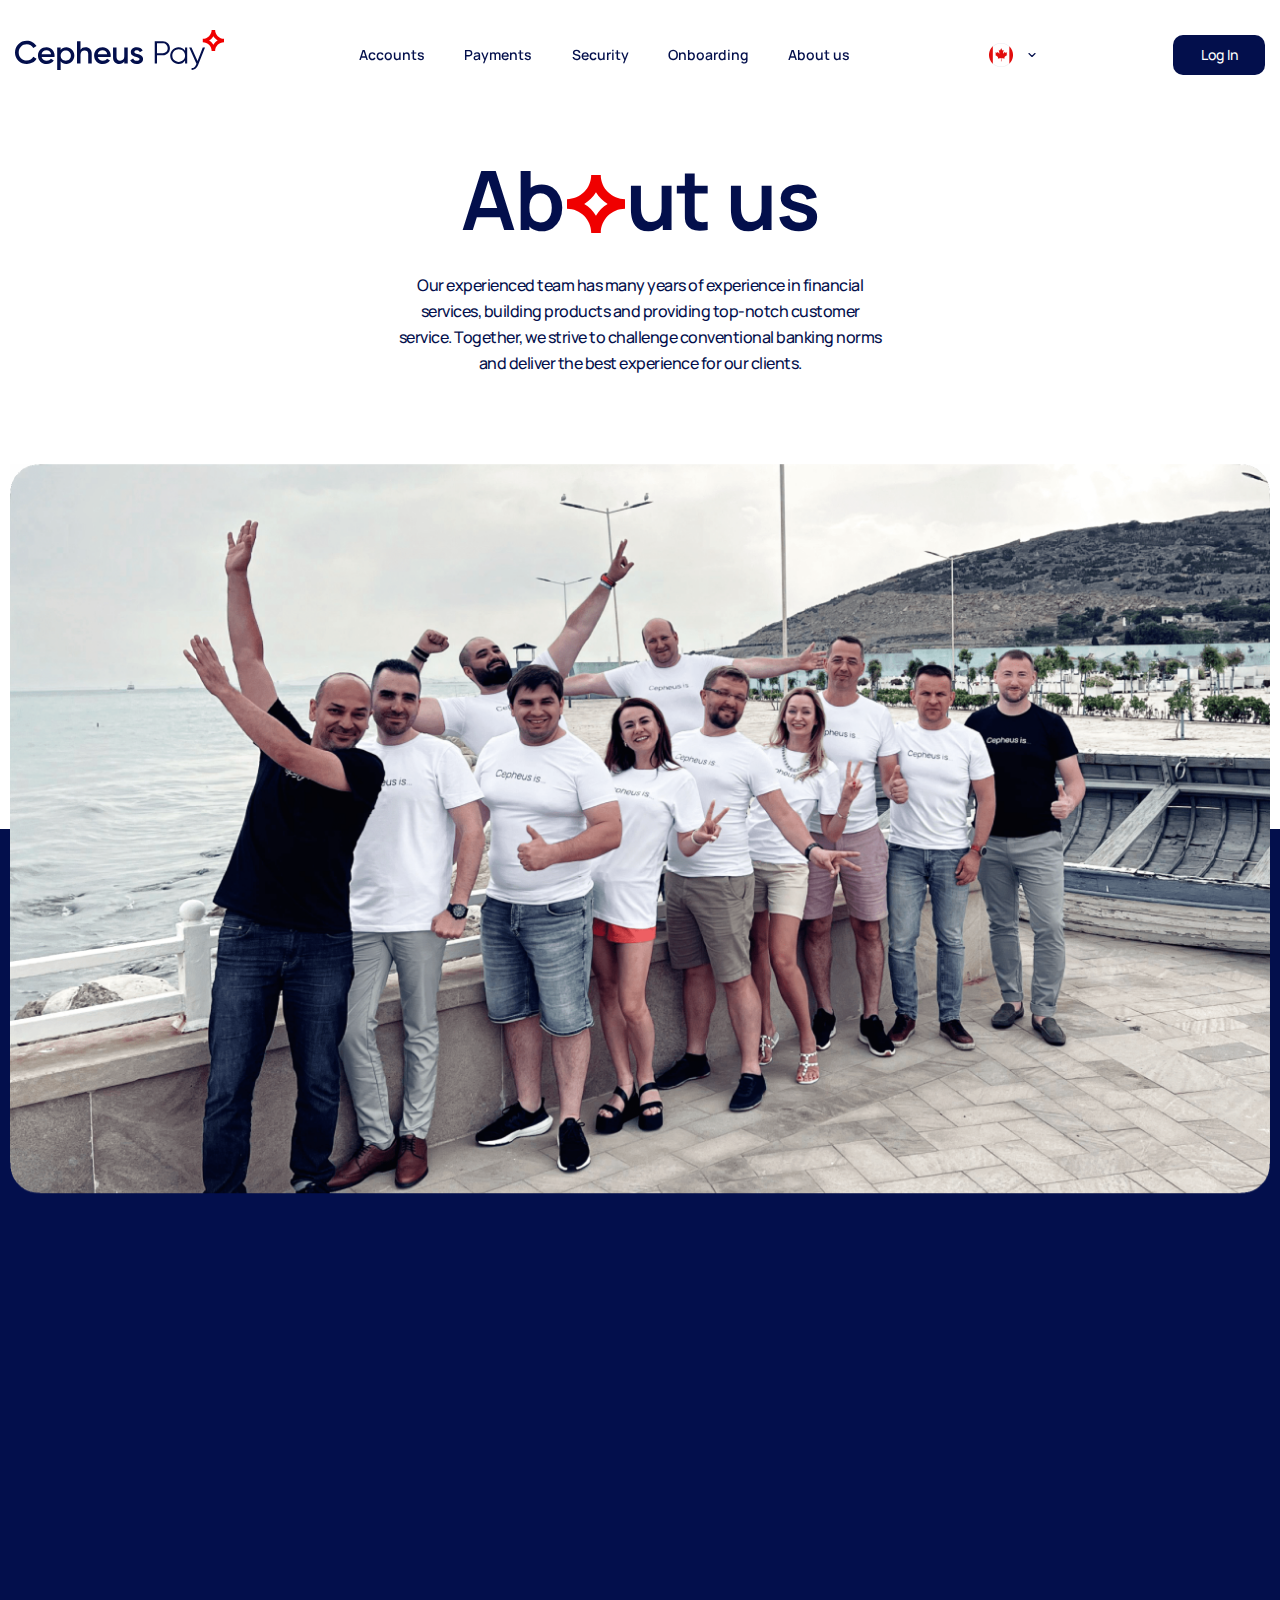
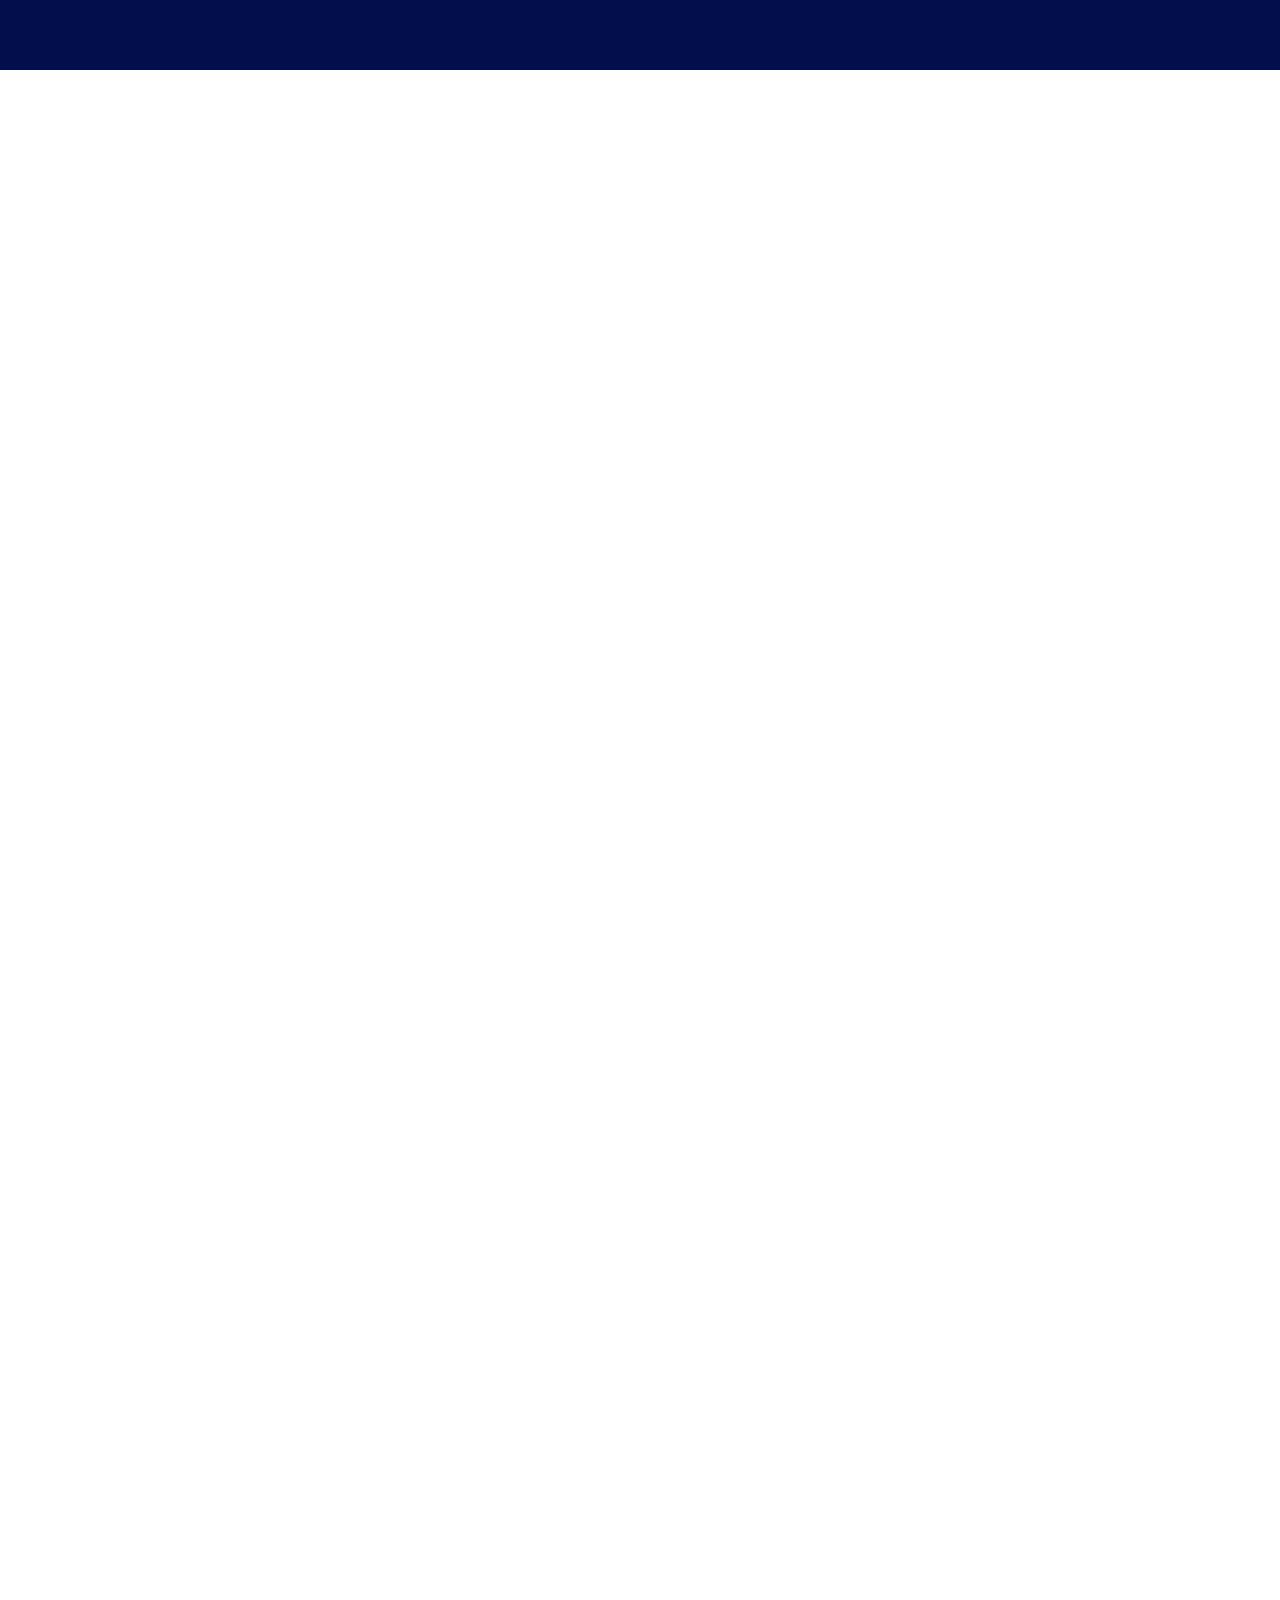
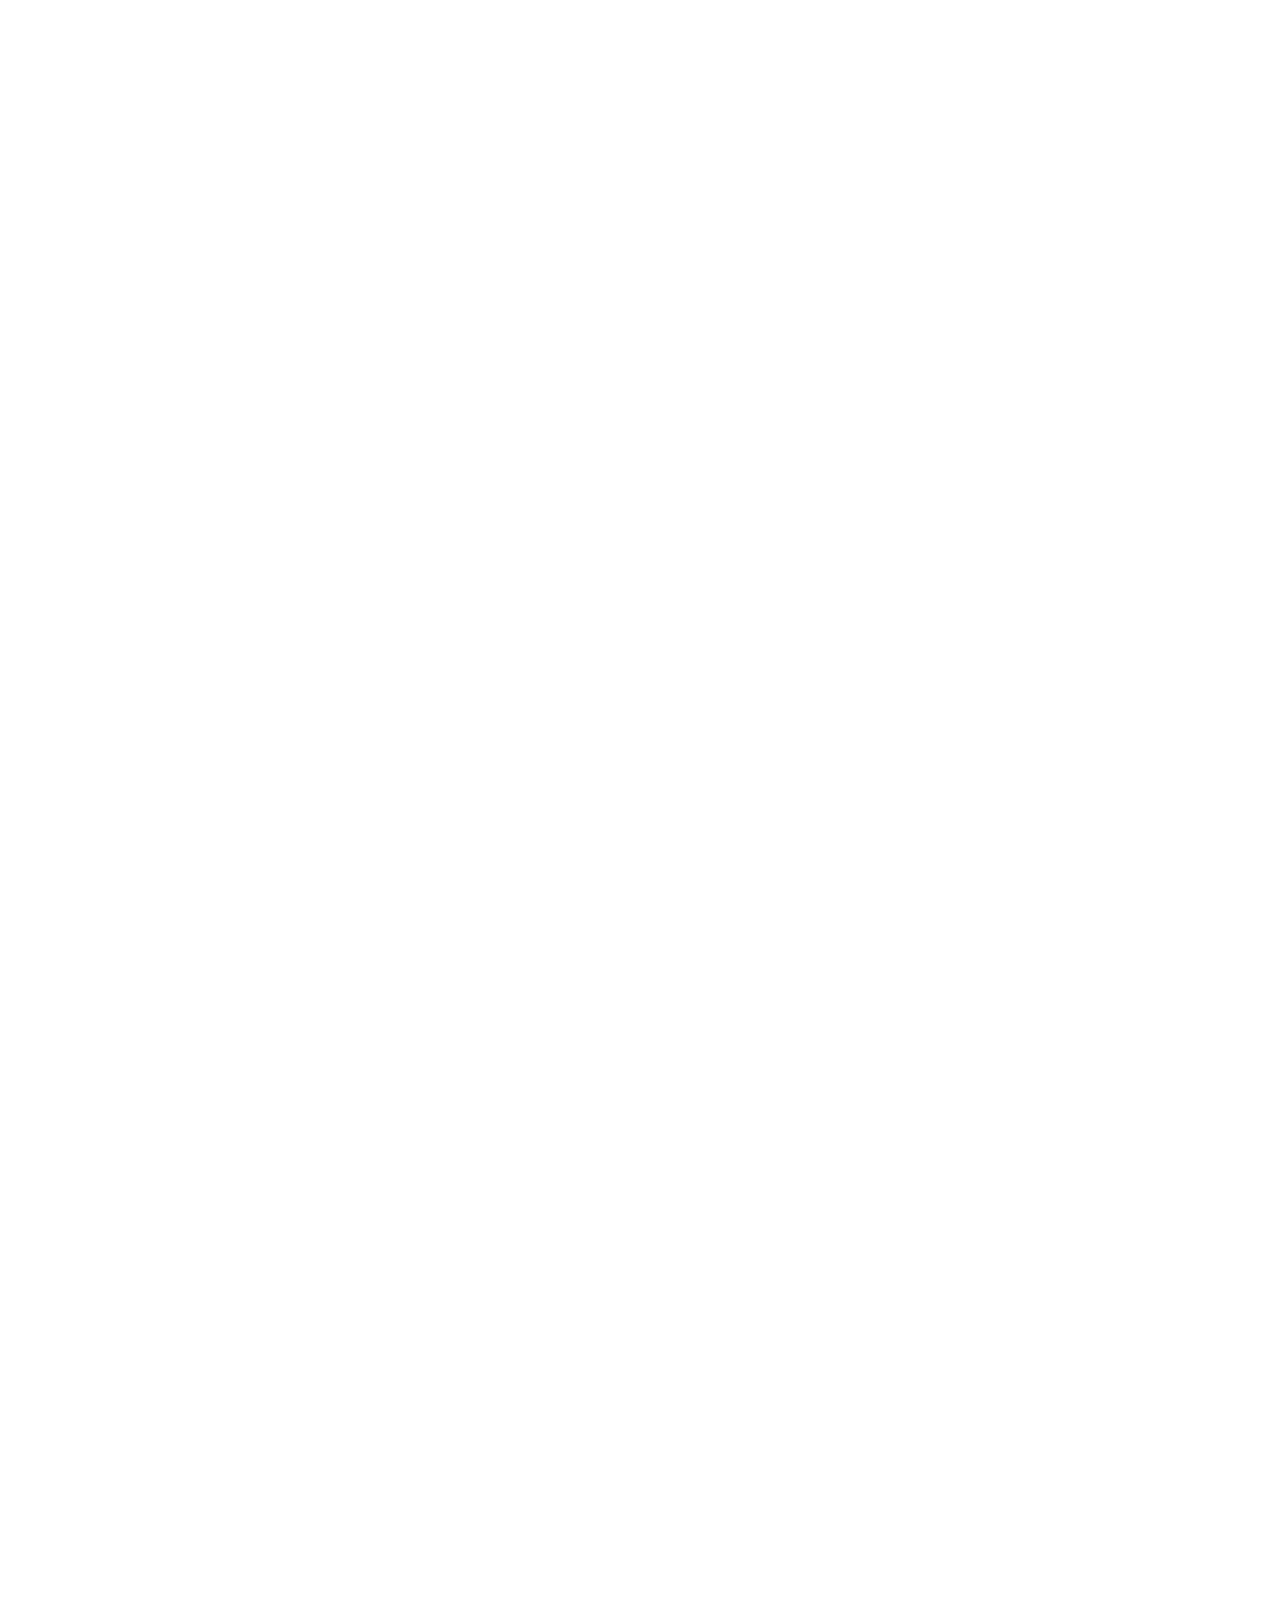
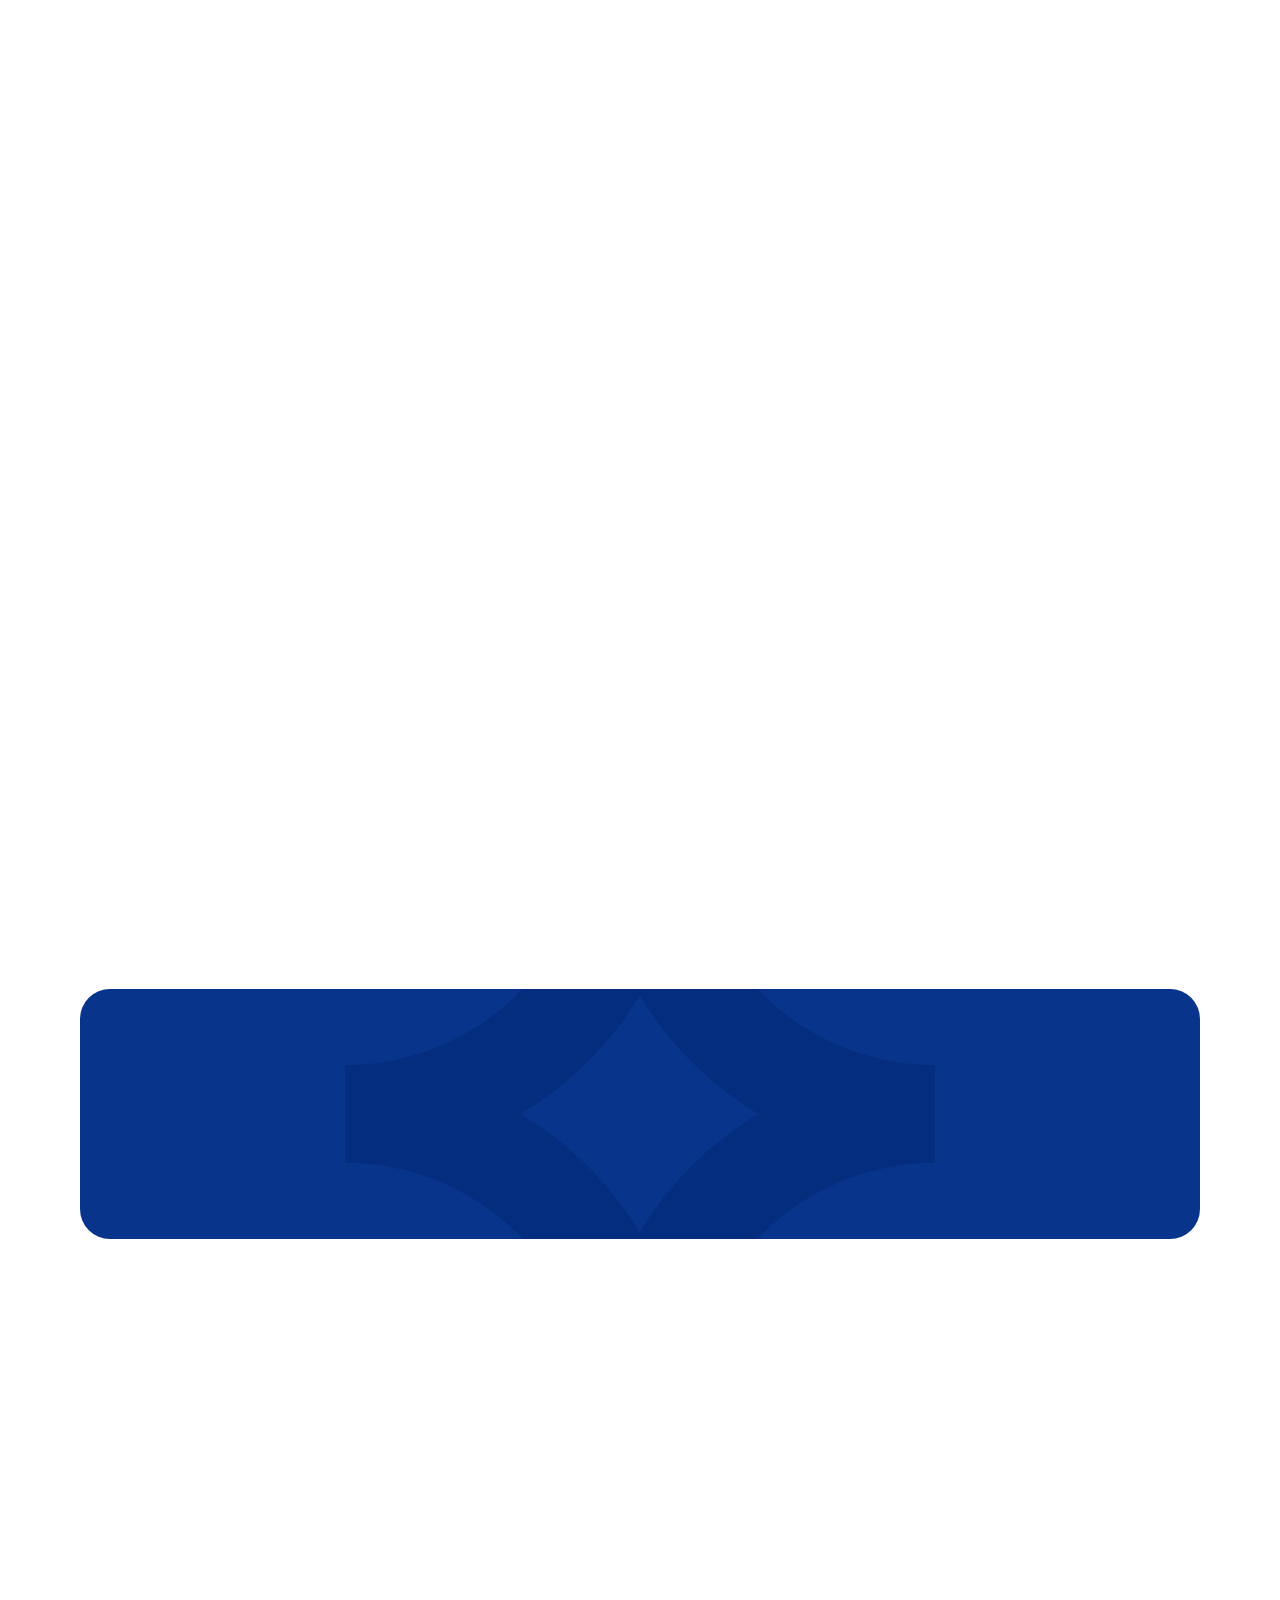
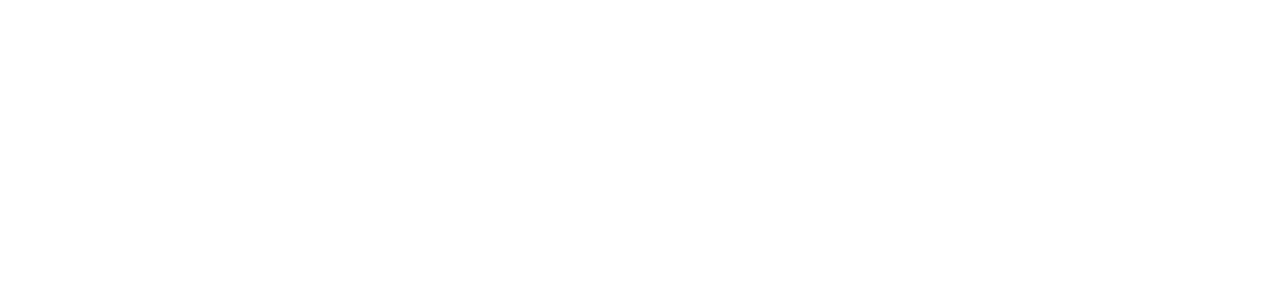
<file: about.html>
<!DOCTYPE html>
<html lang="en">

<head>
    <meta charset="utf-8">
    <title>Cepheus Pay</title>
    <meta name="description" content="Site slogan">
    <meta name="keywords" content="Site keys">
    <meta http-equiv="X-UA-Compatible" content="IE=edge">
    <meta name="viewport" content="width=device-width, initial-scale=1, maximum-scale=1">
    <meta name="theme-color" content="#fff">
    <meta name="msapplication-navbutton-color" content="#fff">
    <meta name="apple-mobile-web-app-status-bar-style" content="#fff">
    <meta name="theme-color" content="#fff">
    <meta property="og:title" content="Site keys" />
    <meta property="og:description" content="Site slogan" />
    <meta property="og:type" content="website" />
    <meta property="og:url" content="***permalink***" />
    <meta property="og:image" content="***img***" />
    <meta property="og:image:type" content="image/jpeg" />
    <!-- android favicon -->
    <link rel="manifest" href="manifest.json" crossorigin="use-credentials">
    <link rel="icon" type="image/png" sizes="16x16" href="img/favicon/favicon-16x16.png">
    <link rel="icon" type="image/png" sizes="32x32" href="img/favicon/favicon-32x32.png">
    <link rel="icon" type="image/png" sizes="96x96" href="img/favicon/favicon-96x96.png">
    <!-- windows favicon -->
    <meta name="msapplication-config" content="browserconfig.xml">
    <!-- apple favicon -->
    <link rel="apple-touch-icon" sizes="57x57" href="img/favicon/apple-icon-57x57.png">
    <link rel="apple-touch-icon" sizes="60x60" href="img/favicon/apple-icon-60x60.png">
    <link rel="apple-touch-icon" sizes="72x72" href="img/favicon/apple-icon-72x72.png">
    <link rel="apple-touch-icon" sizes="76x76" href="img/favicon/apple-icon-76x76.png">
    <link rel="apple-touch-icon" sizes="114x114" href="img/favicon/apple-icon-114x114.png">
    <link rel="apple-touch-icon" sizes="120x120" href="img/favicon/apple-icon-120x120.png">
    <link rel="apple-touch-icon" sizes="144x144" href="img/favicon/apple-icon-144x144.png">
    <link rel="apple-touch-icon" sizes="152x152" href="img/favicon/apple-icon-152x152.png">
    <link rel="apple-touch-icon" sizes="180x180" href="img/favicon/apple-icon-180x180.png">
    <!-- safari format detection -->
    <meta name="format-detection" content="telephone=no" />
    <meta name="format-detection" content="address=no" />
    <meta name="format-detection" content="email=no" />
    <meta name="format-detection" content="date=no" />
    <!-- css -->
    <link rel="stylesheet" href="css/libs.min.css">
    <link rel="stylesheet" href="css/style.min.css">
</head>

<body class="body loaded">

    <div class="icon-load">
        <svg width="58" height="58" viewBox="0 0 58 58" fill="none" xmlns="http://www.w3.org/2000/svg">
            <path class="preloader preloader-4" fill-rule="evenodd" clip-rule="evenodd"
                d="M58 34V24C44.7452 24 34 13.2548 34 0H24C24 18.7777 39.2223 34 58 34Z" fill="#F0F1F5" />
            <path class="preloader preloader-3" fill-rule="evenodd" clip-rule="evenodd"
                d="M58 24V34C44.7452 34 34 44.7452 34 58H24C24 39.2223 39.2223 24 58 24Z" fill="#F0F1F5" />
            <path class="preloader preloader-2" fill-rule="evenodd" clip-rule="evenodd"
                d="M0 24V34C13.2548 34 24 44.7452 24 58H34C34 39.2223 18.7777 24 0 24Z" fill="#F0F1F5" />
            <path class="preloader preloader-1" fill-rule="evenodd" clip-rule="evenodd"
                d="M0 34V24C13.2548 24 24 13.2548 24 0H34C34 18.7777 18.7777 34 0 34Z" fill="#F0F1F5" />
        </svg>

    </div>

    <div class="main-wrapper">
        <header class="header">
        	<div class="header__background-mobile"></div>
        	<div class="wrapper">
        		<div class="header__wrapper active">
        			<div class="header__burger">
        				<span class="header__burger-item">
        				</span>
        				<span class="header__burger-item">
        				</span>
        				<span class="header__burger-item">
        				</span>
        			</div>
        			<div class="header__logo"><a href="index.html"><img src="img/logo/logo.svg" alt="logo"></a></div>
        			<nav class="header__nav">
        				<ul class="header__list">
        					<li class="header__list-item"><a href="account.html" class="header__list-link">Accounts</a></li>
        					<li class="header__list-item"><a href="payments.html" class="header__list-link">Payments</a></li>
        					<li class="header__list-item"><a href="security.html" class="header__list-link">Security</a></li>
        					<li class="header__list-item"><a href="onboard.html" class="header__list-link">Onboarding</a></li>
        					<li class="header__list-item"><a href="about.html" class="header__list-link">About us</a></li>
        				</ul>
        			</nav>
                    <div class="header__dropdown">
                        <div class="header__banner"><img src="img/main/ca.png" alt=""></div>
                        <div class="header__arrow">
                            <span class="header__lang">Canada</span>
                            <svg width="18" height="18" viewBox="0 0 18 18" fill="none" xmlns="http://www.w3.org/2000/svg">
                                <path d="M6 7.5L9 10.5L12 7.5" stroke="#030F4C" stroke-width="1.15" stroke-linecap="round"
                                      stroke-linejoin="round" />
                            </svg>
                            <div class="header__arrow-abs">
                                <div class="header__arrow-item">
                                    <div class="header__arrow-banner">
                                        <img src="img/main/uk.png">
                                    </div>
                                    <a href="https://cepheus-pay.co.uk">
                                        <span>United Kingdom</span>
                                    </a>
                                </div>
                                <div class="header__arrow-item">
                                    <div class="header__banner">
                                        <img src="img/main/kz.png">
                                    </div>
                                    <a href="https://cepheus-pay.kz">
                                        <span>Kazakhstan</span>
                                    </a>
                                </div>
                                <div class="header__arrow-item">
                                    <div class="header__banner">
                                        <img src="img/main/ca.png">
                                    </div>
                                    <a href="https://cepheus-pay.ca">
                                        <span>Canada</span>
                                    </a>
                                </div>
                            </div>
                        </div>
                    </div>
                    <div class="header__button-wrapper">
        				<a href="https://online.cepheus-pay.ca" class="header__button button--dark">Log In</a>
<!--        				<a href="#signup" data-fancybox class="header__button button&#45;&#45;red">Sign Up</a>-->
        			</div>
        			<div class="header__menu ">
        				<nav class="header__nav">
        					<ul class="header__list">
        						<li class="header__list-item"><a href="account.html" class="header__list-link">Accounts</a></li>
        						<li class="header__list-item"><a href="payments.html" class="header__list-link">Payments</a>
        						</li>
        						<li class="header__list-item"><a href="security.html" class="header__list-link">Security</a>
        						</li>
        						<li class="header__list-item"><a href="onboard.html" class="header__list-link">Onboarding</a>
        						</li>
        						<li class="header__list-item"><a href="about.html" class="header__list-link">About us</a></li>
        					</ul>
        				</nav>
        				<div class="header__country">
        					Choose country for your business
        				</div>
        				<ul class="header__country-list">
        					<li class="header__country-item">
        						<img src="img/main/uk.png" alt="">
        						<a href="https://online.cepheus-pay.co.uk/">United Kingdom</a>
        					</li>
        					<li class="header__country-item">
        						<img src="img/main/ca.png" alt="">
        						<a href="https://online.cepheus-pay.ca/">Canada</a>
        					</li>
        					<li class="header__country-item">
        						<img src="img/main/kz.png" alt="">
        						<a href="https://online.cepheus-pay.kz/">Kazakhstan</a>
        					</li>
        				</ul>
        				<div class="header__button-wrapper">
        					<a href="https://online.cepheus-pay.ca" class="header__button button--dark">Log In</a>
<!--        					<a href="#signup" data-fancybox class="header__button button&#45;&#45;red">Sign Up</a>-->
        				</div>
        			</div>
        		</div>
        	</div>
        	<div class="popup" id="login">
        		<div class="popup__left">
        			<div class="popup__logo">
        				<svg width="209" height="40" viewBox="0 0 209 40" fill="none" xmlns="http://www.w3.org/2000/svg">
        					<path fill-rule="evenodd" clip-rule="evenodd"
        						d="M11.8009 34.0005C8.40031 34.0005 5.58153 32.8917 3.34454 30.6741C1.13893 28.4781 -0.0678692 25.4854 0.00295014 22.3873C0.00295014 19.1033 1.12144 16.3513 3.35842 14.1314C5.59541 11.9115 8.40956 10.7924 11.8009 10.774C13.7828 10.7588 15.7345 11.2556 17.4639 12.2154C19.1471 13.1268 20.5482 14.4753 21.5168 16.1163L18.2898 17.9738C17.6852 16.8625 16.7725 15.9458 15.6595 15.3319C14.4828 14.6748 13.1513 14.3389 11.8009 14.3584C9.41354 14.3584 7.45532 15.1152 5.92621 16.6288C4.44106 18.1217 3.69964 20.0412 3.70195 22.3873C3.70426 24.7333 4.44568 26.6528 5.92621 28.1458C7.453 29.6593 9.41123 30.4161 11.8009 30.4161C13.1601 30.4355 14.5005 30.0997 15.6873 29.4426C16.8037 28.839 17.7134 27.9192 18.3002 26.8007L21.5168 28.6273C20.5627 30.2768 19.1721 31.6364 17.4951 32.5592C15.7588 33.53 13.7941 34.0273 11.8009 34.0005ZM39.4566 27.0587H26.6177C26.8269 28.174 27.4557 29.1688 28.377 29.8416C29.3744 30.5268 30.5683 30.8743 31.781 30.8323C33.6109 30.8323 34.9989 30.1719 35.945 28.8509L38.8182 30.5124C37.2451 32.8378 34.889 34.0005 31.7498 34.0005C29.1473 34.0005 27.0283 33.2116 25.3928 31.6339C23.7759 30.0368 22.8969 27.8482 22.9638 25.5864C22.9165 23.3531 23.7841 21.1961 25.3685 19.6078C26.937 17.9864 28.9808 17.1758 31.5 17.1758C33.7058 17.1185 35.827 18.0179 37.3087 19.6388C38.828 21.2616 39.6495 23.4074 39.5989 25.6208C39.5945 26.1027 39.5515 26.5835 39.4705 27.0587H39.4566ZM36.0908 24.2414H26.5934C26.774 23.1127 27.3577 22.086 28.2382 21.3484C29.1533 20.628 30.2975 20.2548 31.4653 20.2958C32.5639 20.2693 33.6355 20.6356 34.4842 21.3278C35.3543 22.077 35.9244 23.1108 36.0908 24.2414ZM51.3136 17.1723C53.4732 17.1598 55.5372 18.0547 56.9939 19.6353C58.5475 21.228 59.3924 23.3715 59.3397 25.5864C59.3941 27.8128 58.5454 29.9678 56.9835 31.5685C55.5238 33.1412 53.4589 34.0253 51.3032 34.0005C48.8719 34.0005 46.9888 33.105 45.654 31.3139V39.9826H42.1841V17.5886H45.654V19.8933C46.9726 18.0816 48.8591 17.1746 51.3136 17.1723ZM54.4053 29.2672C52.3598 31.1805 49.1639 31.1805 47.1184 29.2672C46.1619 28.2801 45.6433 26.9547 45.6783 25.5864C45.6348 24.2242 46.1609 22.9046 47.1323 21.9401C49.1562 19.9734 52.3953 19.9734 54.4192 21.9401C55.3893 22.9052 55.9141 24.2247 55.8697 25.5864C55.9061 26.9596 55.3775 28.2884 54.4053 29.2672ZM70.5165 17.1723C72.3903 17.1723 73.8939 17.764 75.0274 18.9473C76.161 20.1307 76.7254 21.736 76.7208 23.7633V33.5843H73.2196V24.1141C73.2196 22.9216 72.8969 22.0043 72.2515 21.3622C71.5397 20.6971 70.5841 20.3502 69.6073 20.4024C68.4836 20.3457 67.3898 20.7719 66.6058 21.572C65.8725 22.3494 65.507 23.4961 65.5093 25.012V33.5843H62.0289V11.1903H65.5162V19.6353C66.5919 17.9956 68.2587 17.1746 70.5165 17.1723ZM82.7829 27.0587H95.6218C95.7011 26.5833 95.744 26.1027 95.7502 25.6208C95.8008 23.4074 94.9792 21.2616 93.46 19.6388C91.9783 18.0179 89.857 17.1185 87.6512 17.1758C85.132 17.1758 83.0882 17.9864 81.5198 19.6078C79.9331 21.2 79.0665 23.3626 79.1186 25.6002C79.052 27.8619 79.931 30.0503 81.5475 31.6476C83.1854 33.2162 85.3078 34.0005 87.915 34.0005C91.0564 34.0005 93.4126 32.8378 94.9833 30.5124L92.1102 28.8509C91.164 30.1719 89.776 30.8323 87.9462 30.8323C86.7335 30.8743 85.5395 30.5268 84.5421 29.8416C83.6209 29.1688 82.992 28.174 82.7829 27.0587ZM82.7447 24.2414H92.2316C92.0657 23.114 91.4998 22.0821 90.6354 21.3312C89.7867 20.6391 88.7152 20.2728 87.6165 20.2992C86.4488 20.2583 85.3045 20.6315 84.3895 21.3519C83.5097 22.0886 82.926 23.114 82.7447 24.2414ZM109.255 17.5886V26.1609C109.253 27.6768 108.883 28.8234 108.145 29.6008C107.362 30.4017 106.267 30.8281 105.143 30.7704C104.162 30.8265 103.201 30.4794 102.485 29.8107C101.84 29.1686 101.517 28.2512 101.517 27.0587V17.5886H98.0473V27.4096C98.0381 29.4369 98.6025 31.0422 99.7407 32.2255C100.879 33.4089 102.382 34.0005 104.252 34.0005C106.512 34.0005 108.18 33.1795 109.255 31.5375V33.5843H112.725V17.5886H109.255ZM119.37 22.0158C119.383 22.5275 119.681 22.99 120.144 23.2163C120.858 23.5977 121.619 23.8878 122.407 24.0797C123.073 24.2266 123.731 24.4081 124.378 24.6232C124.996 24.8446 125.59 25.1281 126.151 25.4695C126.754 25.8234 127.25 26.332 127.587 26.9418C127.928 27.5998 128.086 28.3359 128.045 29.0745C128.095 30.4993 127.42 31.8537 126.248 32.6796C124.935 33.5865 123.36 34.0464 121.761 33.9902C120.332 34.0377 118.917 33.7038 117.663 33.0236C116.556 32.3976 115.684 31.4317 115.179 30.2716L118.18 28.5517C118.717 30.0859 119.911 30.853 121.761 30.853C123.612 30.853 124.527 30.2556 124.506 29.0608C124.506 28.187 123.483 27.499 121.438 26.9968C120.779 26.8391 120.128 26.6473 119.488 26.4223C118.887 26.1948 118.306 25.9163 117.753 25.5899C117.144 25.2533 116.64 24.7555 116.299 24.152C115.96 23.5178 115.798 22.8051 115.831 22.088C115.787 20.7068 116.411 19.3879 117.51 18.538C118.72 17.6188 120.214 17.1435 121.737 17.193C122.983 17.1703 124.214 17.4741 125.304 18.0736C126.319 18.6387 127.15 19.4803 127.698 20.4987L124.759 22.1327C124.225 20.9081 123.215 20.2958 121.73 20.2958C121.133 20.2705 120.542 20.4265 120.037 20.743C119.601 21.0184 119.347 21.5038 119.37 22.0158ZM147.8 11.204H139.732L139.736 33.5843H141.998V25.27H147.803C149.699 25.3137 151.531 24.5863 152.872 23.2567C154.213 21.9272 154.947 20.1115 154.903 18.2318C154.944 16.3533 154.209 14.5397 152.867 13.2124C151.526 11.885 149.695 11.1594 147.8 11.204ZM141.995 23.1681H147.8C149.1 23.2138 150.36 22.7143 151.27 21.7922C152.205 20.8481 152.707 19.5643 152.658 18.2421C152.703 16.9299 152.201 15.6572 151.27 14.7231C150.369 13.7841 149.106 13.272 147.8 13.3161H141.998L141.995 23.1681ZM170.067 20.7169V17.5886H172.197V33.5843H170.067V30.4505C168.584 32.7966 166.412 33.9696 163.55 33.9696C161.33 34.0002 159.195 33.1201 157.651 31.5375C156.054 29.9669 155.176 27.816 155.222 25.5864C155.177 23.357 156.055 21.2064 157.651 19.6353C159.195 18.0527 161.33 17.1727 163.55 17.2033C166.41 17.201 168.582 18.3722 170.067 20.7169ZM159.195 30.0962C161.706 32.5186 165.706 32.5186 168.217 30.0962C169.419 28.9008 170.083 27.2742 170.056 25.5864C170.056 22.1059 167.21 19.2844 163.699 19.2844C160.189 19.2844 157.342 22.1059 157.342 25.5864C157.321 27.2759 157.989 28.9022 159.195 30.0962ZM187.753 17.5782L182.524 30.994L176.455 17.5886H174.196L181.445 33.6806L181.025 34.6713C180.014 37.1183 178.54 38.2271 176.604 37.9978V39.9826C177.98 40.0933 179.347 39.6758 180.421 38.8165C181.645 37.8273 182.575 36.528 183.114 35.0566L190.012 17.5782H187.753Z"
        						fill="#fff" />
        					<path fill-rule="evenodd" clip-rule="evenodd"
        						d="M196.626 0H200.134C200.142 2.33128 201.085 4.56382 202.754 6.20566C204.411 7.84947 206.656 8.77693 209 8.78562V12.2634C204.112 12.2748 200.155 16.2038 200.152 21.049H196.643C196.638 16.1992 192.673 12.2691 187.781 12.2634V8.78562C190.125 8.77821 192.37 7.85197 194.027 6.2091C195.687 4.56111 196.621 2.32883 196.626 0ZM194.089 10.5262C195.847 11.5659 197.32 13.0177 198.378 14.7539C199.431 13.0189 200.898 11.567 202.65 10.5262C200.898 9.48337 199.432 8.03055 198.378 6.2951C197.319 8.03172 195.846 9.48448 194.089 10.5262Z"
        						fill="#F00000" />
        				</svg>
        			</div>
        			<div class="popup__title">
        				<div>Gl<span class="popup__star star"></span>bal</div>
        			</div>
        			<div class="popup__left-pic">
        				<img src="img/popup/image.png" alt="">
        			</div>
        		</div>
        		<div class="popup__right">
        			<h3>
        				Log In
        			</h3>
        			<p class="popup__desc">
        				Managing your finances efficiently
        		 	</p>
        			<form action="" class="popup__form">
        				<div class="popup__form-top">
        					<div class="popup__input-wrapper">
        						<input type="email" placeholder="Email">
        					</div>
        					<div class="popup__input-wrapper password">
        						<div class="popup__input-abs">
        							<img class="active" src="img/main/eye.svg" alt="">
        							<img class="" src="img/main/eye-closed.svg" alt="">
        						</div>
        						<input type="password" placeholder="Password">
        					</div>
        				</div>
        				<a href="#!" class="popup__password">Forgot Password</a>
        				<div class="popup__input-wrapper">
        					<input type="submit" class="button--red button" value="Log In">
        				</div>
        			</form>
        			<span class="signup">Don't have an account?<a href="https://online.cepheus-pay.co.uk/#/login" rel='fancy2'>&nbsp;Sign
        					Up</a></span>
        		</div>
        	</div>
        	<div class="popup" id="signup">
        		<div class="popup__left">
        			<div class="popup__logo">
        				<svg width="209" height="40" viewBox="0 0 209 40" fill="none" xmlns="http://www.w3.org/2000/svg">
        					<path fill-rule="evenodd" clip-rule="evenodd"
        						d="M11.8009 34.0005C8.40031 34.0005 5.58153 32.8917 3.34454 30.6741C1.13893 28.4781 -0.0678692 25.4854 0.00295014 22.3873C0.00295014 19.1033 1.12144 16.3513 3.35842 14.1314C5.59541 11.9115 8.40956 10.7924 11.8009 10.774C13.7828 10.7588 15.7345 11.2556 17.4639 12.2154C19.1471 13.1268 20.5482 14.4753 21.5168 16.1163L18.2898 17.9738C17.6852 16.8625 16.7725 15.9458 15.6595 15.3319C14.4828 14.6748 13.1513 14.3389 11.8009 14.3584C9.41354 14.3584 7.45532 15.1152 5.92621 16.6288C4.44106 18.1217 3.69964 20.0412 3.70195 22.3873C3.70426 24.7333 4.44568 26.6528 5.92621 28.1458C7.453 29.6593 9.41123 30.4161 11.8009 30.4161C13.1601 30.4355 14.5005 30.0997 15.6873 29.4426C16.8037 28.839 17.7134 27.9192 18.3002 26.8007L21.5168 28.6273C20.5627 30.2768 19.1721 31.6364 17.4951 32.5592C15.7588 33.53 13.7941 34.0273 11.8009 34.0005ZM39.4566 27.0587H26.6177C26.8269 28.174 27.4557 29.1688 28.377 29.8416C29.3744 30.5268 30.5683 30.8743 31.781 30.8323C33.6109 30.8323 34.9989 30.1719 35.945 28.8509L38.8182 30.5124C37.2451 32.8378 34.889 34.0005 31.7498 34.0005C29.1473 34.0005 27.0283 33.2116 25.3928 31.6339C23.7759 30.0368 22.8969 27.8482 22.9638 25.5864C22.9165 23.3531 23.7841 21.1961 25.3685 19.6078C26.937 17.9864 28.9808 17.1758 31.5 17.1758C33.7058 17.1185 35.827 18.0179 37.3087 19.6388C38.828 21.2616 39.6495 23.4074 39.5989 25.6208C39.5945 26.1027 39.5515 26.5835 39.4705 27.0587H39.4566ZM36.0908 24.2414H26.5934C26.774 23.1127 27.3577 22.086 28.2382 21.3484C29.1533 20.628 30.2975 20.2548 31.4653 20.2958C32.5639 20.2693 33.6355 20.6356 34.4842 21.3278C35.3543 22.077 35.9244 23.1108 36.0908 24.2414ZM51.3136 17.1723C53.4732 17.1598 55.5372 18.0547 56.9939 19.6353C58.5475 21.228 59.3924 23.3715 59.3397 25.5864C59.3941 27.8128 58.5454 29.9678 56.9835 31.5685C55.5238 33.1412 53.4589 34.0253 51.3032 34.0005C48.8719 34.0005 46.9888 33.105 45.654 31.3139V39.9826H42.1841V17.5886H45.654V19.8933C46.9726 18.0816 48.8591 17.1746 51.3136 17.1723ZM54.4053 29.2672C52.3598 31.1805 49.1639 31.1805 47.1184 29.2672C46.1619 28.2801 45.6433 26.9547 45.6783 25.5864C45.6348 24.2242 46.1609 22.9046 47.1323 21.9401C49.1562 19.9734 52.3953 19.9734 54.4192 21.9401C55.3893 22.9052 55.9141 24.2247 55.8697 25.5864C55.9061 26.9596 55.3775 28.2884 54.4053 29.2672ZM70.5165 17.1723C72.3903 17.1723 73.8939 17.764 75.0274 18.9473C76.161 20.1307 76.7254 21.736 76.7208 23.7633V33.5843H73.2196V24.1141C73.2196 22.9216 72.8969 22.0043 72.2515 21.3622C71.5397 20.6971 70.5841 20.3502 69.6073 20.4024C68.4836 20.3457 67.3898 20.7719 66.6058 21.572C65.8725 22.3494 65.507 23.4961 65.5093 25.012V33.5843H62.0289V11.1903H65.5162V19.6353C66.5919 17.9956 68.2587 17.1746 70.5165 17.1723ZM82.7829 27.0587H95.6218C95.7011 26.5833 95.744 26.1027 95.7502 25.6208C95.8008 23.4074 94.9792 21.2616 93.46 19.6388C91.9783 18.0179 89.857 17.1185 87.6512 17.1758C85.132 17.1758 83.0882 17.9864 81.5198 19.6078C79.9331 21.2 79.0665 23.3626 79.1186 25.6002C79.052 27.8619 79.931 30.0503 81.5475 31.6476C83.1854 33.2162 85.3078 34.0005 87.915 34.0005C91.0564 34.0005 93.4126 32.8378 94.9833 30.5124L92.1102 28.8509C91.164 30.1719 89.776 30.8323 87.9462 30.8323C86.7335 30.8743 85.5395 30.5268 84.5421 29.8416C83.6209 29.1688 82.992 28.174 82.7829 27.0587ZM82.7447 24.2414H92.2316C92.0657 23.114 91.4998 22.0821 90.6354 21.3312C89.7867 20.6391 88.7152 20.2728 87.6165 20.2992C86.4488 20.2583 85.3045 20.6315 84.3895 21.3519C83.5097 22.0886 82.926 23.114 82.7447 24.2414ZM109.255 17.5886V26.1609C109.253 27.6768 108.883 28.8234 108.145 29.6008C107.362 30.4017 106.267 30.8281 105.143 30.7704C104.162 30.8265 103.201 30.4794 102.485 29.8107C101.84 29.1686 101.517 28.2512 101.517 27.0587V17.5886H98.0473V27.4096C98.0381 29.4369 98.6025 31.0422 99.7407 32.2255C100.879 33.4089 102.382 34.0005 104.252 34.0005C106.512 34.0005 108.18 33.1795 109.255 31.5375V33.5843H112.725V17.5886H109.255ZM119.37 22.0158C119.383 22.5275 119.681 22.99 120.144 23.2163C120.858 23.5977 121.619 23.8878 122.407 24.0797C123.073 24.2266 123.731 24.4081 124.378 24.6232C124.996 24.8446 125.59 25.1281 126.151 25.4695C126.754 25.8234 127.25 26.332 127.587 26.9418C127.928 27.5998 128.086 28.3359 128.045 29.0745C128.095 30.4993 127.42 31.8537 126.248 32.6796C124.935 33.5865 123.36 34.0464 121.761 33.9902C120.332 34.0377 118.917 33.7038 117.663 33.0236C116.556 32.3976 115.684 31.4317 115.179 30.2716L118.18 28.5517C118.717 30.0859 119.911 30.853 121.761 30.853C123.612 30.853 124.527 30.2556 124.506 29.0608C124.506 28.187 123.483 27.499 121.438 26.9968C120.779 26.8391 120.128 26.6473 119.488 26.4223C118.887 26.1948 118.306 25.9163 117.753 25.5899C117.144 25.2533 116.64 24.7555 116.299 24.152C115.96 23.5178 115.798 22.8051 115.831 22.088C115.787 20.7068 116.411 19.3879 117.51 18.538C118.72 17.6188 120.214 17.1435 121.737 17.193C122.983 17.1703 124.214 17.4741 125.304 18.0736C126.319 18.6387 127.15 19.4803 127.698 20.4987L124.759 22.1327C124.225 20.9081 123.215 20.2958 121.73 20.2958C121.133 20.2705 120.542 20.4265 120.037 20.743C119.601 21.0184 119.347 21.5038 119.37 22.0158ZM147.8 11.204H139.732L139.736 33.5843H141.998V25.27H147.803C149.699 25.3137 151.531 24.5863 152.872 23.2567C154.213 21.9272 154.947 20.1115 154.903 18.2318C154.944 16.3533 154.209 14.5397 152.867 13.2124C151.526 11.885 149.695 11.1594 147.8 11.204ZM141.995 23.1681H147.8C149.1 23.2138 150.36 22.7143 151.27 21.7922C152.205 20.8481 152.707 19.5643 152.658 18.2421C152.703 16.9299 152.201 15.6572 151.27 14.7231C150.369 13.7841 149.106 13.272 147.8 13.3161H141.998L141.995 23.1681ZM170.067 20.7169V17.5886H172.197V33.5843H170.067V30.4505C168.584 32.7966 166.412 33.9696 163.55 33.9696C161.33 34.0002 159.195 33.1201 157.651 31.5375C156.054 29.9669 155.176 27.816 155.222 25.5864C155.177 23.357 156.055 21.2064 157.651 19.6353C159.195 18.0527 161.33 17.1727 163.55 17.2033C166.41 17.201 168.582 18.3722 170.067 20.7169ZM159.195 30.0962C161.706 32.5186 165.706 32.5186 168.217 30.0962C169.419 28.9008 170.083 27.2742 170.056 25.5864C170.056 22.1059 167.21 19.2844 163.699 19.2844C160.189 19.2844 157.342 22.1059 157.342 25.5864C157.321 27.2759 157.989 28.9022 159.195 30.0962ZM187.753 17.5782L182.524 30.994L176.455 17.5886H174.196L181.445 33.6806L181.025 34.6713C180.014 37.1183 178.54 38.2271 176.604 37.9978V39.9826C177.98 40.0933 179.347 39.6758 180.421 38.8165C181.645 37.8273 182.575 36.528 183.114 35.0566L190.012 17.5782H187.753Z"
        						fill="#fff" />
        					<path fill-rule="evenodd" clip-rule="evenodd"
        						d="M196.626 0H200.134C200.142 2.33128 201.085 4.56382 202.754 6.20566C204.411 7.84947 206.656 8.77693 209 8.78562V12.2634C204.112 12.2748 200.155 16.2038 200.152 21.049H196.643C196.638 16.1992 192.673 12.2691 187.781 12.2634V8.78562C190.125 8.77821 192.37 7.85197 194.027 6.2091C195.687 4.56111 196.621 2.32883 196.626 0ZM194.089 10.5262C195.847 11.5659 197.32 13.0177 198.378 14.7539C199.431 13.0189 200.898 11.567 202.65 10.5262C200.898 9.48337 199.432 8.03055 198.378 6.2951C197.319 8.03172 195.846 9.48448 194.089 10.5262Z"
        						fill="#F00000" />
        				</svg>
        			</div>
        			<div class="popup__title">
        				<div>Gl<span class="popup__star star"></span>bal</div>
        			</div>
        			<div class="popup__left-pic">
        				<img src="img/popup/image.png" alt="">
        			</div>
        		</div>
        		<div class="popup__right">
        			<h3>
        				Create Account
        			</h3>
        			<p class="popup__desc">
        				Managing your finances efficiently
        			</p>
        			<form action="" class="popup__form">
        				<div class="popup__form-top">
        					<div class="popup__input-wrapper">
        						<input type="email" placeholder="Email">
        					</div>
        					<div class="popup__input-wrapper password">
        						<div class="popup__input-abs">
        							<img class="active" src="img/main/eye.svg" alt="">
        							<img class="" src="img/main/eye-closed.svg" alt="">
        						</div>
        						<input type="password" minlength="8" placeholder="Password">
        						<div class="popup__invalid-password">
        							Create a password with at least 8 characters
        						</div>
        					</div>
        					<div class="popup__input-wrapper repassword">
        						<div class="popup__input-abs">
        							<img class="active" src="img/main/eye.svg" alt="">
        							<img class="" src="img/main/eye-closed.svg" alt="">
        						</div>
        						<input type="password" minlength="8" placeholder="Re-password">
        						<div class="popup__invalid-password">
        							Create a password with at least 8 characters
        						</div>
        					</div>
        					<label for="checkbox" class="popup__checkbox">Tick to agree with <a href="#!">Terms of Use</a> and
        						<a href="#!">Privacy Policy</a>
        						<input type="checkbox" id="checkbox">
        						<div class="popup__checkbox-fake"></div>
        					</label>
        					<div class="popup__input-wrapper">
        						<input type="submit" class="button--red button" value="Sign Up">
        					</div>
        				</div>
        			</form>
        			<span class="signin">Already have an account?<a href="#login" rel='fancy1' data-fancybox>&nbsp;Sign
        					In</a></span>
        		</div>
        	</div>
        </header>
        <main class="main">
            <section class="aboutus">
                <div class="wrapper">
                    <h2 class="aboutus__title wow fadeInUp">
                        Ab<span class="aboutus__star star"></span>ut us
                    </h2>
                    <p class="aboutus__desc wow fadeInUp" data-wow-delay=".5s">
                        Our experienced team has many years of experience in financial services,
                        building products and providing top-notch customer service.
                        Together, we strive to challenge conventional banking norms
                        and deliver the best experience for our clients.
                    </p>
                </div>
                <div class="aboutus__pic"><img src="img/about/hero.png" alt=""></div>
            </section>
            <section class="since">
                <div class="wrapper">
                    <div class="since__wrapper">
                        <div class="since__left wow fadeInLeft">
                            <h2 class="since__title">Since 2<span class="star aboutus__star"></span>21
                            </h2>
                            <p class="since__desc">
                                At Cepheus, we are dedicated<br>
                                to helping businesses thrive globally
                            </p>
                        </div>
                        <div class="since__right wow fadeInRight">
                            <p class="since__right-desc">
                                Since 2021, we have helped hundreds of businesses send money to over 70 countries. Our company
                                is registered with multiple financial authorities, giving you the peace of mind to do business
                                worldwide.
                            </p>
                            <p class="since__right-desc">
                                Your transactions are protected with HTTPS encryption and two-factor authentication, ensuring
                                your data is always safe and secure. We take your privacy seriously, and will never misuse or
                                sell your data.
                            </p>
                            <p class="since__right-desc">
                                So say hello to seamless overseas transactions with Cepheus Pay. Sign up now and experience the
                                convenience of modern business banking.
                            </p>
                        </div>
                    </div>
                </div>
            </section>
            <section class="about-cards">
                <div class="wrapper">
                    <div class="about-cards__wrapper desktop">
                        <div class="about-cards__left">
                            <div class="about-cards__item wow fadeInLeft">
                                <div class="about-cards__item-pic"><img src="img/about/about-1.png" alt=""></div>
                                <div class="about-cards__item-content">
                                    <h3 class="about-cards__item-title">Our Team</h3>
                                    <p class="about-cards__item-desc">Our team of experts in online banking, asset management,
                                        law, and international trade have come together to bring you a fintech solution like no
                                        other. With a portfolio of payment institution licenses across multiple countries, we
                                        are on a mission to create a seamless, global payment network.</p>
                                </div>
                            </div>
                            <div class="about-cards__item wow fadeInLeft">
                                <div class="about-cards__item-pic"><img src="img/about/about-3.png" alt=""></div>
                                <div class="about-cards__item-content">
                                    <h3 class="about-cards__item-title">Our F<span class="aboutus__star star"></span>cus</h3>
                                    <p class="about-cards__item-desc bold">We are on a mission to create a seamless, global
                                        payment network.</p>
                                    <p class="about-cards__item-desc">Our focus is on providing comprehensive financial services
                                        to individuals and small to medium-sized enterprises. We believe in making cross-border
                                        payments easy and accessible for all, and we're dedicated to bring your one-stop-shop
                                        for all your financial needs. Join us on our journey to revolutionize the world of
                                        international payments.</p>
                                </div>
                            </div>
                            <div class="about-cards__item wow fadeInLeft">
                                <div class="about-cards__item-pic"><img src="img/about/about-5.png" alt=""></div>
                                <div class="about-cards__item-content">
                                    <h3 class="about-cards__item-title">Our Strategy</h3>
                                    <p class="about-cards__item-desc bold">At Cepheus Pay, our strategy is to bring innovative
                                        financial solutions that make a positive impact on the world</p>
                                    <p class="about-cards__item-desc">Our goal is to create a better future by streamlining
                                        financial services and making them accessible to everyone.</p>
                                    <p class="about-cards__item-desc">Our approach is centered on building lasting relationships
                                        with our customers. We believe in fostering trust, loyalty, and mutual benefit to ensure
                                        our customers always feel valued. We're committed to promoting diversity and inclusivity
                                        in everything we do and strive for excellence in all areas of our business.</p>
                                </div>
                            </div>
                        </div>
                        <div class="about-cards__right">
                            <div class="about-cards__item wow fadeInRight">
                                <div class="about-cards__item-pic"><img src="img/about/about-2.png" alt=""></div>
                                <div class="about-cards__item-content">
                                    <h3 class="about-cards__item-title">Our Missi<span class="aboutus__star star"></span>n</h3>
                                    <p class="about-cards__item-desc bold">At Cepheus Pay, we believe in making financial
                                        services as easy and accessible as mobile applications on smartphones</p>
                                    <p class="about-cards__item-desc desc-gap">We don't just sell financial products, we solve
                                        problems.
                                        Our mission is to change lives and make the world a better place through innovative
                                        solutions.</p>
                                    <p class="about-cards__item-desc">Traditional corporate banking services have struggled to
                                        keep up with the times, burdened by regulations and outdated information systems. At
                                        Cepheus Pay, we provide modern electronic banking services as a better alternative. Our
                                        focus is on small and medium-sized businesses, which drive the economy and attract
                                        investments.</p>
                                    <p class="about-cards__item-desc">We want to make this important niche in the financial
                                        sector better by simplifying the account-opening process and freeing up time for
                                        entrepreneurs to focus on growing their business. Join us on our mission to
                                        revolutionize the way people access financial services.</p>
                                </div>
                            </div>
                            <div class="about-cards__item wow fadeInRight">
                                <div class="about-cards__item-pic"><img src="img/about/about-4.png" alt=""></div>
                                <div class="about-cards__item-content">
                                    <h3 class="about-cards__item-title">Our Culture</h3>
                                    <p class="about-cards__item-desc bold">We strive to create a workplace where people feel
                                        fulfilled and happy</p>
                                    <p class="about-cards__item-desc">We believe in fostering relationships, personal growth,
                                        and making a positive impact in the world. Our culture is built on humility and a
                                        dedication to excellence. We believe in having a flat organizational structure and an
                                        open workspace, where everyone feels heard and valued.</p>
                                    <p class="about-cards__item-desc gap">We communicate transparently, trust one another, and
                                        always have each other's backs. Diversity and inclusivity are core values at our
                                        company, and we are committed to creating an environment where every employee feels
                                        valued as an equal.</p>
                                </div>
                            </div>
                        </div>
                    </div>
                    <div class="about-cards__wrapper mobile">
                        <div class="about-cards__item">
                            <div class="about-cards__item-pic"><img src="img/about/about-1.png" alt=""></div>
                            <div class="about-cards__item-content">
                                <h3 class="about-cards__item-title">Our Team</h3>
                                <p class="about-cards__item-desc">Our team of experts in online banking, asset management,
                                    law, and international trade have come together to bring you a fintech solution like no
                                    other. With a portfolio of payment institution licenses across multiple countries, we
                                    are on a mission to create a seamless, global payment network.</p>
                            </div>
                        </div>
                        <div class="about-cards__item">
                            <div class="about-cards__item-pic"><img src="img/about/about-2.png" alt=""></div>
                            <div class="about-cards__item-content">
                                <h3 class="about-cards__item-title">Our Missi<span class="aboutus__star star"></span>n</h3>
                                <p class="about-cards__item-desc bold">At Cepheus Pay, we believe in making financial
                                    services as easy and accessible as mobile applications on smartphones</p>
                                <p class="about-cards__item-desc desc-gap">We don't just sell financial products, we solve
                                    problems.
                                    Our mission is to change lives and make the world a better place through innovative
                                    solutions.</p>
                                <p class="about-cards__item-desc">Traditional corporate banking services have struggled to
                                    keep up with the times, burdened by regulations and outdated information systems. At
                                    Cepheus Pay, we provide modern electronic banking services as a better alternative. Our
                                    focus is on small and medium-sized businesses, which drive the economy and attract
                                    investments.</p>
                                <p class="about-cards__item-desc">We want to make this important niche in the financial
                                    sector better by simplifying the account-opening process and freeing up time for
                                    entrepreneurs to focus on growing their business. Join us on our mission to
                                    revolutionize the way people access financial services.</p>
                            </div>
                        </div>
                        <div class="about-cards__item">
                            <div class="about-cards__item-pic"><img src="img/about/about-3.png" alt=""></div>
                            <div class="about-cards__item-content">
                                <h3 class="about-cards__item-title">Our F<span class="aboutus__star star"></span>cus</h3>
                                <p class="about-cards__item-desc bold">We are on a mission to create a seamless, global
                                    payment network.</p>
                                <p class="about-cards__item-desc">Our focus is on providing comprehensive financial services
                                    to individuals and small to medium-sized enterprises. We believe in making cross-border
                                    payments easy and accessible for all, and we're dedicated to bring your one-stop-shop
                                    for all your financial needs. Join us on our journey to revolutionize the world of
                                    international payments.</p>
                            </div>
                        </div>
                        <div class="about-cards__item">
                            <div class="about-cards__item-pic"><img src="img/about/about-4.png" alt=""></div>
                            <div class="about-cards__item-content">
                                <h3 class="about-cards__item-title">Our Culture</h3>
                                <p class="about-cards__item-desc bold">We strive to create a workplace where people feel
                                    fulfilled and happy</p>
                                <p class="about-cards__item-desc">We believe in fostering relationships, personal growth,
                                    and making a positive impact in the world. Our culture is built on humility and a
                                    dedication to excellence. We believe in having a flat organizational structure and an
                                    open workspace, where everyone feels heard and valued.</p>
                                <p class="about-cards__item-desc gap">We communicate transparently, trust one another, and
                                    always have each other's backs. Diversity and inclusivity are core values at our
                                    company, and we are committed to creating an environment where every employee feels
                                    valued as an equal.</p>
                            </div>
                        </div>
                        <div class="about-cards__item">
                            <div class="about-cards__item-pic"><img src="img/about/about-5.png" alt=""></div>
                            <div class="about-cards__item-content">
                                <h3 class="about-cards__item-title">Our Strategy</h3>
                                <p class="about-cards__item-desc bold">At Cepheus Pay, our strategy is to bring innovative
                                    financial solutions that make a positive impact on the world</p>
                                <p class="about-cards__item-desc">Our goal is to create a better future by streamlining
                                    financial services and making them accessible to everyone.</p>
                                <p class="about-cards__item-desc">Our approach is centered on building lasting relationships
                                    with our customers. We believe in fostering trust, loyalty, and mutual benefit to ensure
                                    our customers always feel valued. We're committed to promoting diversity and inclusivity
                                    in everything we do and strive for excellence in all areas of our business.</p>
                            </div>
                        </div>
                    </div>
                </div>
            </section>
            <section class="about-values">
                <div class="wrapper">
                    <h2 class="about-values__title wow fadeInUp">
                        Our Values
                    </h2>
                    <p class="about-values__desc wow fadeInUp" data-wow-delay=".5s">
                        At Cepheus Pay, our core values define who we are and what we stand for
                    </p>
                    <div class="about-values__wrapper desktop">
                        <div class="about-values__item wow fadeInRight" data-wow-delay=".5s">
                            <h3 class="about-values__item-title">Security and Compliance</h3>
                            <p class="about-values__item-desc">Ensuring the security of our customers' funds is our top
                                priority. We adhere to the highest technological standards to provide the utmost security, and
                                we comply with FINTRAC financial regulations.</p>
                        </div>
                        <div class="about-values__item wow fadeInRight" data-wow-delay=".55s">
                            <h3 class="about-values__item-title">Simplicity and Clarity</h3>
                            <p class="about-values__item-desc">We believe that FinTech shouldn't be complicated for customers or
                                innovators. Our solutions are designed to be simple and easy to use.</p>
                        </div>
                        <div class="about-values__item wow fadeInRight" data-wow-delay=".6s">
                            <h3 class="about-values__item-title">Freedom Without Borders</h3>
                            <p class="about-values__item-desc">Our products and services are fully accessible online and on
                                mobile, providing access to global financial payment markets regardless of where our clients may
                                be.</p>
                        </div>
                        <div class="about-values__item wow fadeInRight" data-wow-delay=".65s">
                            <h3 class="about-values__item-title">Customer-Centered</h3>
                            <p class="about-values__item-desc">Our financial products and services are transparent, easy to
                                understand, and tailored to our clients' needs. We never hide fees or offer confusing products.
                            </p>
                        </div>
                    </div>
                    <div class="about-values__wrapper mobile">
                        <div class="about-values__item">
                            <h3 class="about-values__item-title">Security and Compliance</h3>
                            <p class="about-values__item-desc">Ensuring the security of our customers' funds is our top
                                priority. We adhere to the highest technological standards to provide the utmost security, and
                                we comply with FINTRAC financial regulations.</p>
                        </div>
                        <div class="about-values__item">
                            <h3 class="about-values__item-title">Simplicity and Clarity</h3>
                            <p class="about-values__item-desc">We believe that FinTech shouldn't be complicated for customers or
                                innovators. Our solutions are designed to be simple and easy to use.</p>
                        </div>
                        <div class="about-values__item">
                            <h3 class="about-values__item-title">Freedom Without Borders</h3>
                            <p class="about-values__item-desc">Our products and services are fully accessible online and on
                                mobile, providing access to global financial payment markets regardless of where our clients may
                                be.</p>
                        </div>
                        <div class="about-values__item">
                            <h3 class="about-values__item-title">Customer-Centered</h3>
                            <p class="about-values__item-desc">Our financial products and services are transparent, easy to
                                understand, and tailored to our clients' needs. We never hide fees or offer confusing products.
                            </p>
                        </div>
                    </div>
                </div>
            </section>
            <section class="get-started">
                <div class="wrapper">
                    <div class="get-started__wrapper">
                        <h2 class="get-started__title wow fadeInUp" data-wow-delay=".5s">
                            Ready to get started?
                        </h2>
                        <a href="https://online.cepheus-pay.ca/" class="get-started__button button button--red wow fadeIn"
                            data-wow-delay="1s">
                            Create an Account
                        </a>
                    </div>
                </div>
            </section>
        </main>
        <footer class="footer">
            <div class="wrapper">
                <div class="footer__wrapper accordion">
                    <div class="footer__item">
                        <h2 class="footer__title">
                            Experience the ease
                            of <span class="accent">gl<span class="footer__star star"></span>bal</span> finance
                        </h2>
                        <p class="footer__join">
                            Join our newsletter
                        </p>
                        <p class="footer__join-desc">
                            to stay up to date on features and releases
                        </p>
                        <form action="" class="footer__form">
                            <div><input type="email" placeholder="Enter your email" spellcheck="false" class="footer__email">
                            </div>
                            <input type="submit" class="footer__button button--red button" value="Subscribe">
                        </form>
                    </div>
                    <div class="footer__item accordion-item">
                        <span class="footer__subtitle accordion-header">Company</span>
                        <ul class="footer__list accordion-content">
                            <li class="footer__list-item"><a href="account.html" class="footer__list-link">Accounts</a></li>
                            <li class="footer__list-item "><a href="payments.html" class="footer__list-link">Payments</a></li>
                            <li class="footer__list-item "><a href="security.html" class="footer__list-link">Security</a></li>
                            <li class="footer__list-item "><a href="onboard.html" class="footer__list-link">Onboarding</a></li>
                            <li class="footer__list-item "><a href="about.html" class="footer__list-link">About us</a></li>
                        </ul>
                    </div>
                    <div class="footer__item accordion-item">
                        <span class="footer__subtitle accordion-header">Documents</span>
                        <ul class="footer__list accordion-content">
                            <!--							<li class="footer__list-item "><a href="documents/ca/Pricing.pdf" class="footer__list-link">Pricing</a></li>-->
                            <li class="footer__list-item "><a href="documents/ca/Certificate_of_incorporation.pdf" class="footer__list-link">Certificate of
                                Incorporation</a></li>
                            <li class="footer__list-item "><a href="documents/ca/License.pdf" class="footer__list-link">License</a></li>
                        </ul>
                    </div>
                </div>
                <div class="footer__bottom ">
                    <div class="footer__copyright">
                        © 2023 Cepheus Payment. All right reserved.
                    </div>
                    <ul class="footer__list">
                        <li class="footer__list-item">
                            <a href="documents/ca/Privacy_Policy.pdf" class="footer__list-link">
                                Privacy Policy
                            </a>
                        </li>
                        <li class="footer__list-item">
                            <a href="documents/ca/Terms_of_Use.pdf" class="footer__list-link">
                                Terms of Service
                            </a>
                        </li>
                        <li class="footer__list-item">
                            <a href="documents/ca/Cookies_Policy.pdf" class="footer__list-link">
                                Cookies Settings
                            </a>
                        </li>
                    </ul>
                </div>
            </div>
        </footer>
    </div>

    <script src="js/libs.min.js"></script>
    <script src="js/common.min.js"></script>
</body>

</html>
</file>
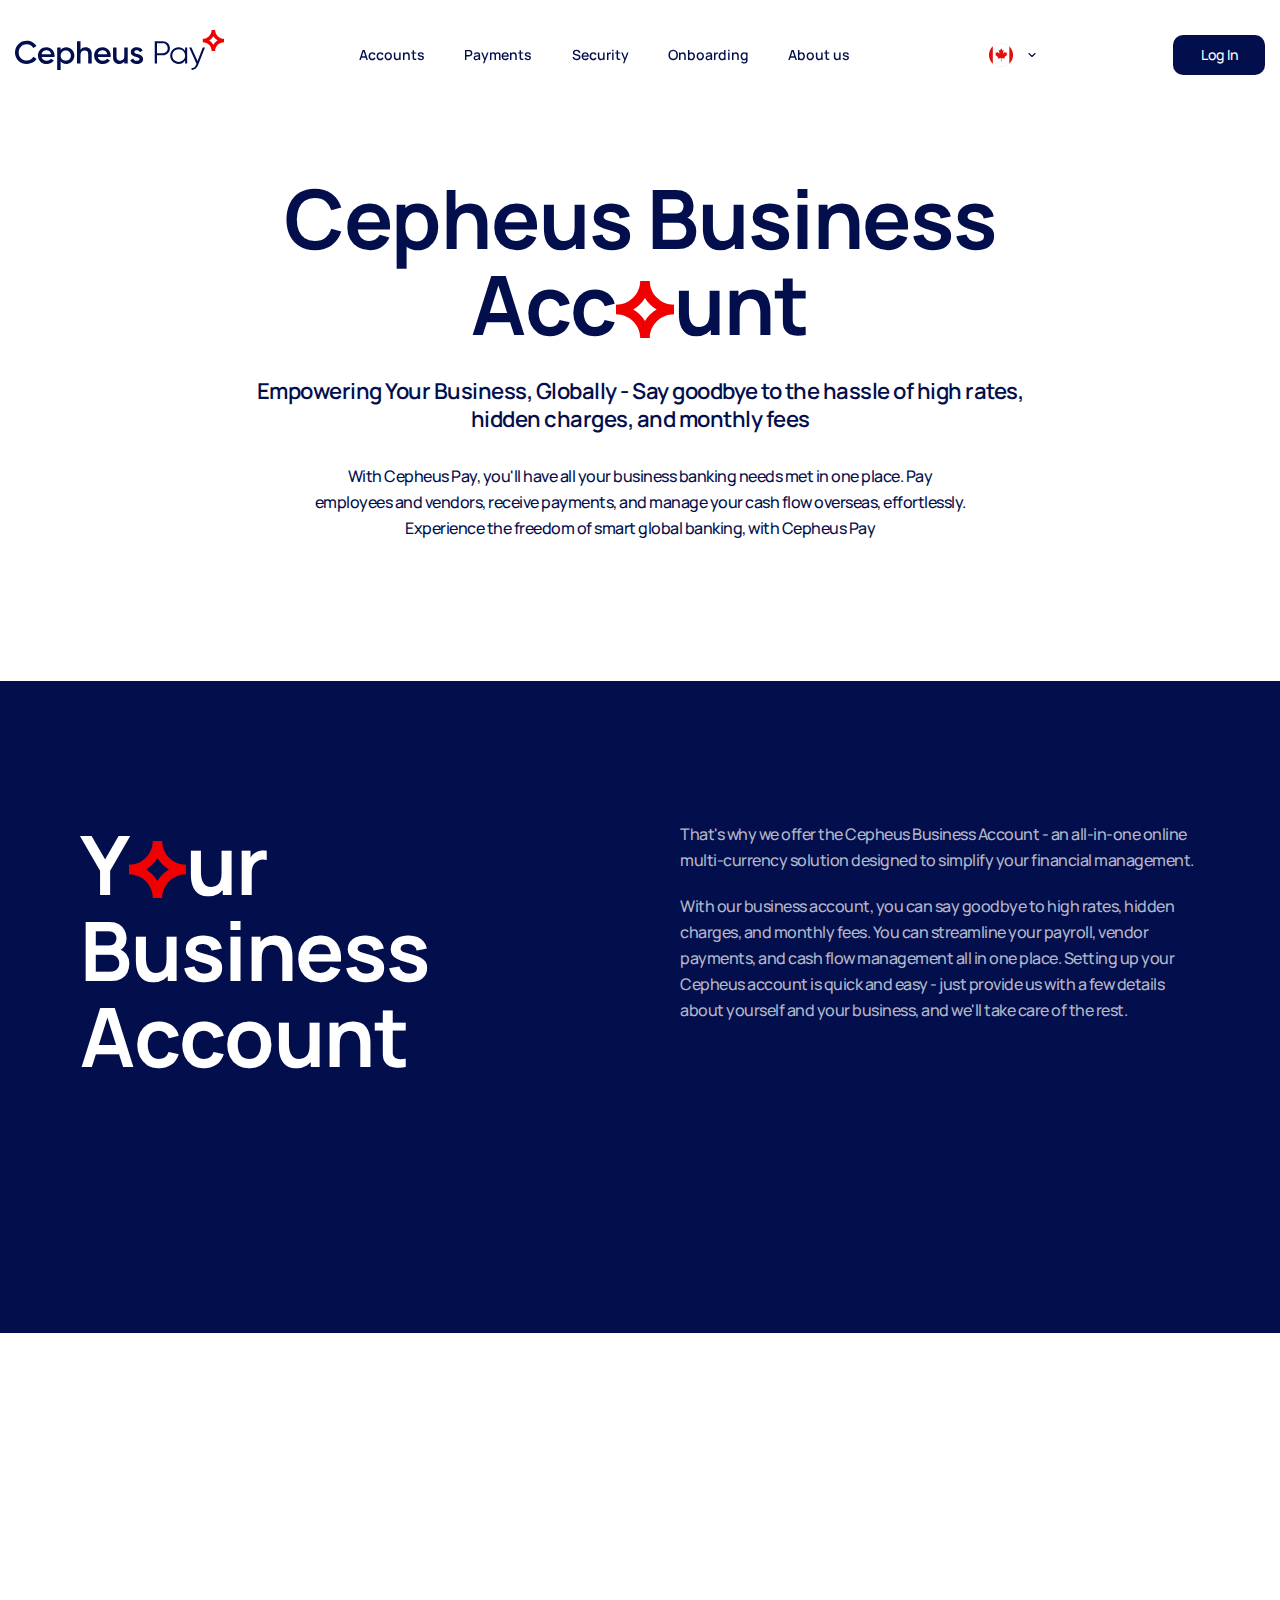
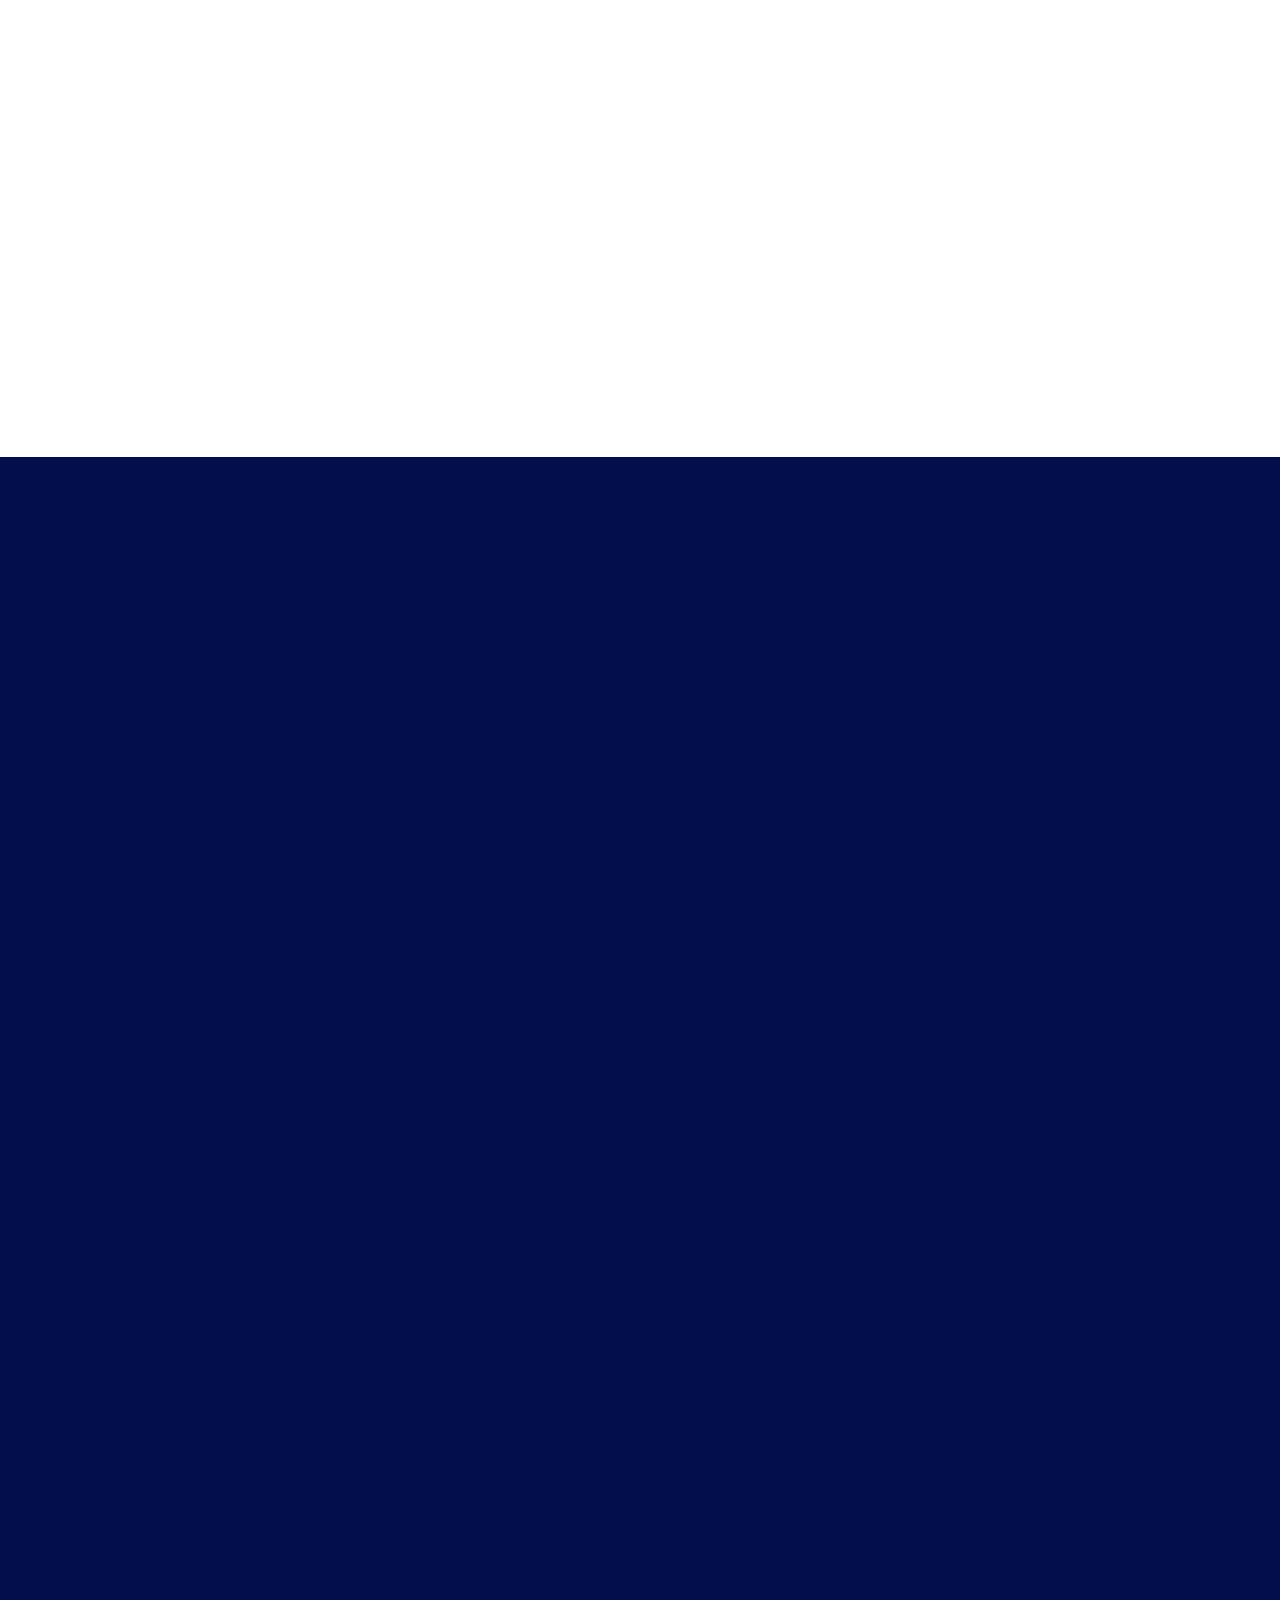
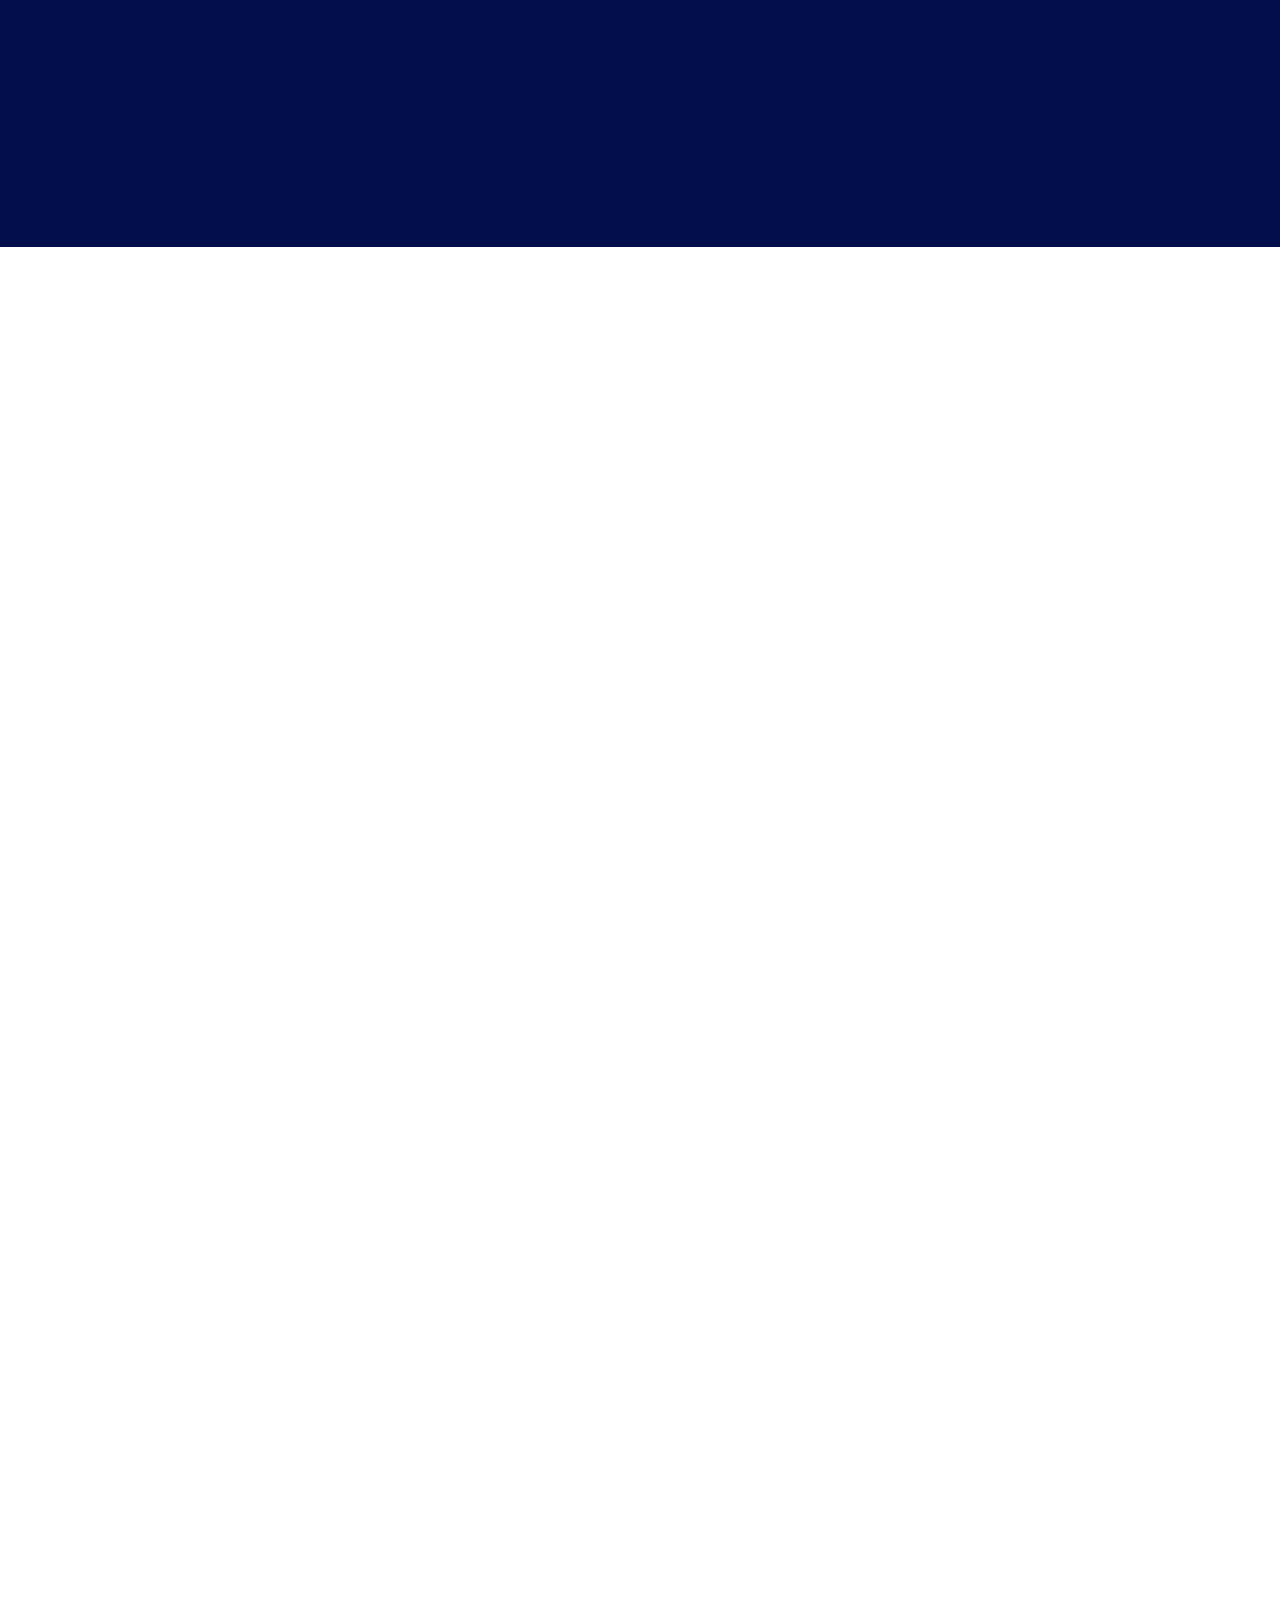
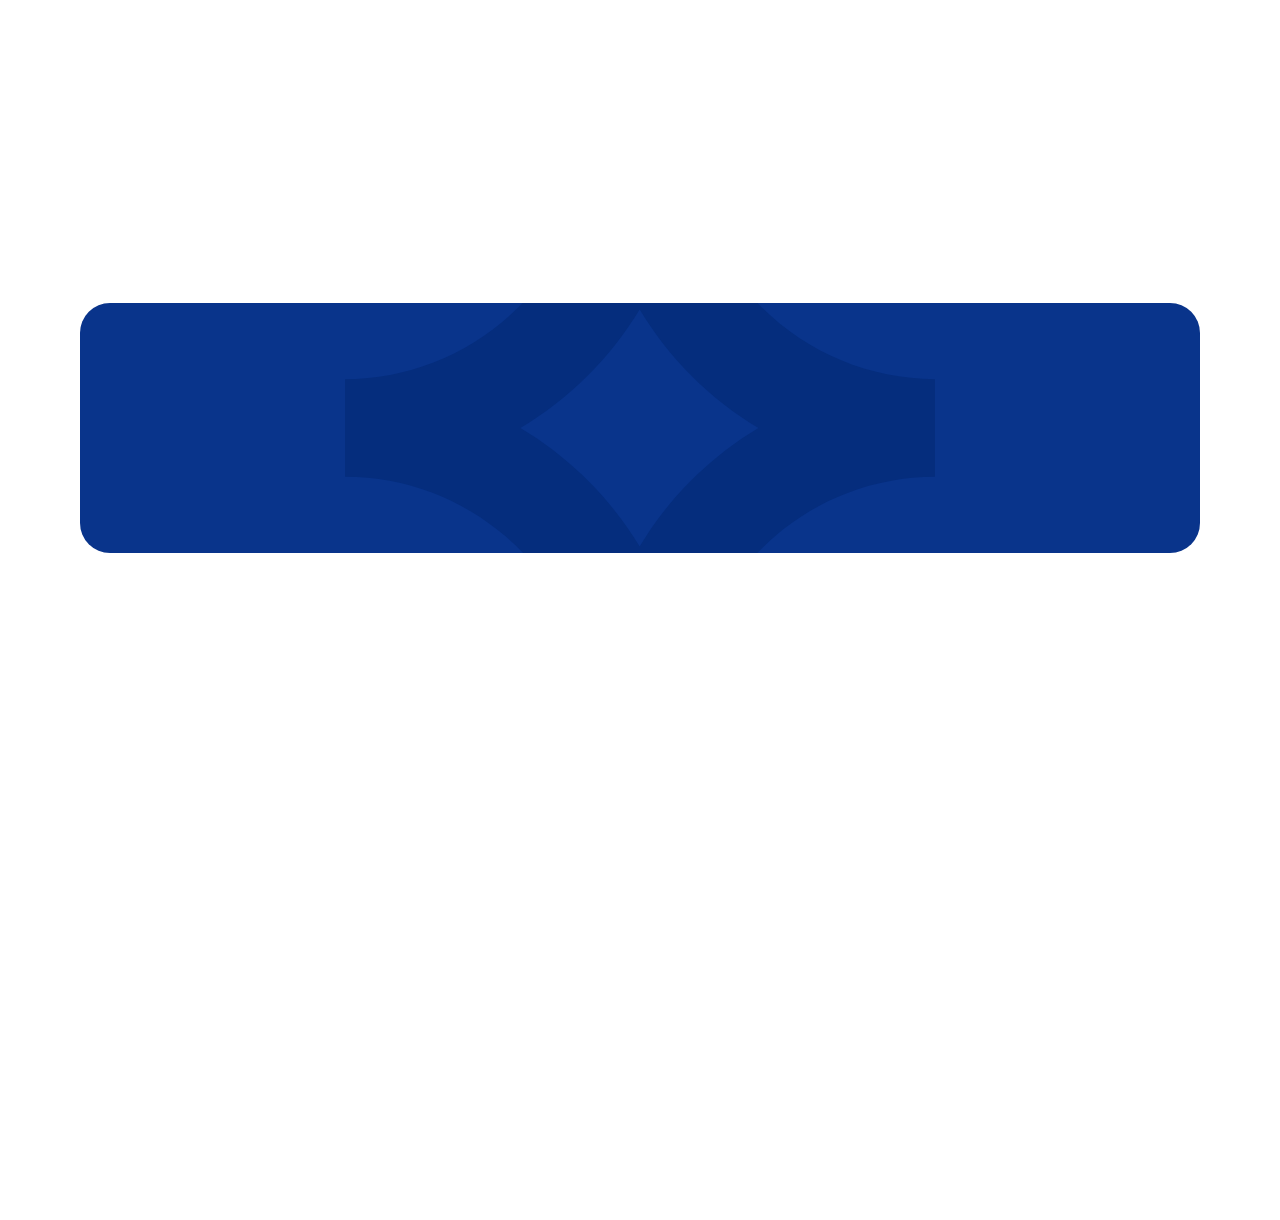
<file: account.html>
<!DOCTYPE html>
<html lang="en">

<head>
    <meta charset="utf-8">
    <title>Cepheus Pay</title>
    <meta name="description" content="Site slogan">
    <meta name="keywords" content="Site keys">
    <meta http-equiv="X-UA-Compatible" content="IE=edge">
    <meta name="viewport" content="width=device-width, initial-scale=1, maximum-scale=1">
    <meta name="theme-color" content="#fff">
    <meta name="msapplication-navbutton-color" content="#fff">
    <meta name="apple-mobile-web-app-status-bar-style" content="#fff">
    <meta name="theme-color" content="#fff">
    <meta property="og:title" content="Site keys" />
    <meta property="og:description" content="Site slogan" />
    <meta property="og:type" content="website" />
    <meta property="og:url" content="***permalink***" />
    <meta property="og:image" content="***img***" />
    <meta property="og:image:type" content="image/jpeg" />
    <!-- android favicon -->
    <link rel="manifest" href="manifest.json" crossorigin="use-credentials">
    <link rel="icon" type="image/png" sizes="16x16" href="img/favicon/favicon-16x16.png">
    <link rel="icon" type="image/png" sizes="32x32" href="img/favicon/favicon-32x32.png">
    <link rel="icon" type="image/png" sizes="96x96" href="img/favicon/favicon-96x96.png">
    <!-- windows favicon -->
    <meta name="msapplication-config" content="browserconfig.xml">
    <!-- apple favicon -->
    <link rel="apple-touch-icon" sizes="57x57" href="img/favicon/apple-icon-57x57.png">
    <link rel="apple-touch-icon" sizes="60x60" href="img/favicon/apple-icon-60x60.png">
    <link rel="apple-touch-icon" sizes="72x72" href="img/favicon/apple-icon-72x72.png">
    <link rel="apple-touch-icon" sizes="76x76" href="img/favicon/apple-icon-76x76.png">
    <link rel="apple-touch-icon" sizes="114x114" href="img/favicon/apple-icon-114x114.png">
    <link rel="apple-touch-icon" sizes="120x120" href="img/favicon/apple-icon-120x120.png">
    <link rel="apple-touch-icon" sizes="144x144" href="img/favicon/apple-icon-144x144.png">
    <link rel="apple-touch-icon" sizes="152x152" href="img/favicon/apple-icon-152x152.png">
    <link rel="apple-touch-icon" sizes="180x180" href="img/favicon/apple-icon-180x180.png">
    <!-- safari format detection -->
    <meta name="format-detection" content="telephone=no" />
    <meta name="format-detection" content="address=no" />
    <meta name="format-detection" content="email=no" />
    <meta name="format-detection" content="date=no" />
    <!-- css -->
    <link rel="stylesheet" href="css/libs.min.css">
    <link rel="stylesheet" href="css/style.min.css">
</head>

<body class="body loaded">

    <div class="icon-load">
        <svg width="58" height="58" viewBox="0 0 58 58" fill="none" xmlns="http://www.w3.org/2000/svg">
            <path class="preloader preloader-4" fill-rule="evenodd" clip-rule="evenodd"
                d="M58 34V24C44.7452 24 34 13.2548 34 0H24C24 18.7777 39.2223 34 58 34Z" fill="#F0F1F5" />
            <path class="preloader preloader-3" fill-rule="evenodd" clip-rule="evenodd"
                d="M58 24V34C44.7452 34 34 44.7452 34 58H24C24 39.2223 39.2223 24 58 24Z" fill="#F0F1F5" />
            <path class="preloader preloader-2" fill-rule="evenodd" clip-rule="evenodd"
                d="M0 24V34C13.2548 34 24 44.7452 24 58H34C34 39.2223 18.7777 24 0 24Z" fill="#F0F1F5" />
            <path class="preloader preloader-1" fill-rule="evenodd" clip-rule="evenodd"
                d="M0 34V24C13.2548 24 24 13.2548 24 0H34C34 18.7777 18.7777 34 0 34Z" fill="#F0F1F5" />
        </svg>

    </div>

    <div class="main-wrapper">
        <header class="header">
        	<div class="header__background-mobile"></div>
        	<div class="wrapper">
        		<div class="header__wrapper active">
        			<div class="header__burger">
        				<span class="header__burger-item">
        				</span>
        				<span class="header__burger-item">
        				</span>
        				<span class="header__burger-item">
        				</span>
        			</div>
        			<div class="header__logo"><a href="index.html"><img src="img/logo/logo.svg" alt="logo"></a></div>
        			<nav class="header__nav">
        				<ul class="header__list">
        					<li class="header__list-item"><a href="account.html" class="header__list-link">Accounts</a></li>
        					<li class="header__list-item"><a href="payments.html" class="header__list-link">Payments</a></li>
        					<li class="header__list-item"><a href="security.html" class="header__list-link">Security</a></li>
        					<li class="header__list-item"><a href="onboard.html" class="header__list-link">Onboarding</a></li>
        					<li class="header__list-item"><a href="about.html" class="header__list-link">About us</a></li>
        				</ul>
        			</nav>
                    <div class="header__dropdown">
                        <div class="header__banner"><img src="img/main/ca.png" alt=""></div>
                        <div class="header__arrow">
                            <span class="header__lang">Canada</span>
                            <svg width="18" height="18" viewBox="0 0 18 18" fill="none" xmlns="http://www.w3.org/2000/svg">
                                <path d="M6 7.5L9 10.5L12 7.5" stroke="#030F4C" stroke-width="1.15" stroke-linecap="round"
                                      stroke-linejoin="round" />
                            </svg>
                            <div class="header__arrow-abs">
                                <div class="header__arrow-item">
                                    <div class="header__arrow-banner">
                                        <img src="img/main/uk.png">
                                    </div>
                                    <a href="https://cepheus-pay.co.uk">
                                        <span>United Kingdom</span>
                                    </a>
                                </div>
                                <div class="header__arrow-item">
                                    <div class="header__banner">
                                        <img src="img/main/kz.png">
                                    </div>
                                    <a href="https://cepheus-pay.kz">
                                        <span>Kazakhstan</span>
                                    </a>
                                </div>
                                <div class="header__arrow-item">
                                    <div class="header__banner">
                                        <img src="img/main/ca.png">
                                    </div>
                                    <a href="https://cepheus-pay.ca">
                                        <span>Canada</span>
                                    </a>
                                </div>
                            </div>
                        </div>
                    </div>
                    <div class="header__button-wrapper">
        				<a href="https://online.cepheus-pay.ca/"  class="header__button button--dark">Log In</a>
<!--        				<a href="#signup" data-fancybox class="header__button button&#45;&#45;red">Sign Up</a>-->
        			</div>
        			<div class="header__menu ">
        				<nav class="header__nav">
        					<ul class="header__list">
        						<li class="header__list-item"><a href="account.html" class="header__list-link">Accounts</a></li>
        						<li class="header__list-item"><a href="payments.html" class="header__list-link">Payments</a>
        						</li>
        						<li class="header__list-item"><a href="security.html" class="header__list-link">Security</a>
        						</li>
        						<li class="header__list-item"><a href="onboard.html" class="header__list-link">Onboarding</a>
        						</li>
        						<li class="header__list-item"><a href="about.html" class="header__list-link">About us</a></li>
        					</ul>
        				</nav>
        				<div class="header__country">
        					Choose country for your business
        				</div>
        				<ul class="header__country-list">
        					<li class="header__country-item">
        						<img src="img/main/uk.png" alt="">
        						<a href="https://online.cepheus-pay.co.uk/">United Kingdom</a>
        					</li>
        					<li class="header__country-item">
        						<img src="img/main/ca.png" alt="">
        						<a href="https://online.cepheus-pay.ca">Canada</a>
        					</li>
        					<li class="header__country-item">
        						<img src="img/main/kz.png" alt="">
        						<a href="https://online.cepheus-pay.kz">Kazakhstan</a>
        					</li>
        				</ul>
        				<div class="header__button-wrapper">
        					<a href="https://online.cepheus-pay.co.uk/" class="header__button button--dark">Log In</a>
<!--        					<a href="#signup" data-fancybox class="header__button button&#45;&#45;red">Sign Up</a>-->
        				</div>
        			</div>
        		</div>
        	</div>
        	<div class="popup" id="login">
        		<div class="popup__left">
        			<div class="popup__logo">
        				<svg width="209" height="40" viewBox="0 0 209 40" fill="none" xmlns="http://www.w3.org/2000/svg">
        					<path fill-rule="evenodd" clip-rule="evenodd"
        						d="M11.8009 34.0005C8.40031 34.0005 5.58153 32.8917 3.34454 30.6741C1.13893 28.4781 -0.0678692 25.4854 0.00295014 22.3873C0.00295014 19.1033 1.12144 16.3513 3.35842 14.1314C5.59541 11.9115 8.40956 10.7924 11.8009 10.774C13.7828 10.7588 15.7345 11.2556 17.4639 12.2154C19.1471 13.1268 20.5482 14.4753 21.5168 16.1163L18.2898 17.9738C17.6852 16.8625 16.7725 15.9458 15.6595 15.3319C14.4828 14.6748 13.1513 14.3389 11.8009 14.3584C9.41354 14.3584 7.45532 15.1152 5.92621 16.6288C4.44106 18.1217 3.69964 20.0412 3.70195 22.3873C3.70426 24.7333 4.44568 26.6528 5.92621 28.1458C7.453 29.6593 9.41123 30.4161 11.8009 30.4161C13.1601 30.4355 14.5005 30.0997 15.6873 29.4426C16.8037 28.839 17.7134 27.9192 18.3002 26.8007L21.5168 28.6273C20.5627 30.2768 19.1721 31.6364 17.4951 32.5592C15.7588 33.53 13.7941 34.0273 11.8009 34.0005ZM39.4566 27.0587H26.6177C26.8269 28.174 27.4557 29.1688 28.377 29.8416C29.3744 30.5268 30.5683 30.8743 31.781 30.8323C33.6109 30.8323 34.9989 30.1719 35.945 28.8509L38.8182 30.5124C37.2451 32.8378 34.889 34.0005 31.7498 34.0005C29.1473 34.0005 27.0283 33.2116 25.3928 31.6339C23.7759 30.0368 22.8969 27.8482 22.9638 25.5864C22.9165 23.3531 23.7841 21.1961 25.3685 19.6078C26.937 17.9864 28.9808 17.1758 31.5 17.1758C33.7058 17.1185 35.827 18.0179 37.3087 19.6388C38.828 21.2616 39.6495 23.4074 39.5989 25.6208C39.5945 26.1027 39.5515 26.5835 39.4705 27.0587H39.4566ZM36.0908 24.2414H26.5934C26.774 23.1127 27.3577 22.086 28.2382 21.3484C29.1533 20.628 30.2975 20.2548 31.4653 20.2958C32.5639 20.2693 33.6355 20.6356 34.4842 21.3278C35.3543 22.077 35.9244 23.1108 36.0908 24.2414ZM51.3136 17.1723C53.4732 17.1598 55.5372 18.0547 56.9939 19.6353C58.5475 21.228 59.3924 23.3715 59.3397 25.5864C59.3941 27.8128 58.5454 29.9678 56.9835 31.5685C55.5238 33.1412 53.4589 34.0253 51.3032 34.0005C48.8719 34.0005 46.9888 33.105 45.654 31.3139V39.9826H42.1841V17.5886H45.654V19.8933C46.9726 18.0816 48.8591 17.1746 51.3136 17.1723ZM54.4053 29.2672C52.3598 31.1805 49.1639 31.1805 47.1184 29.2672C46.1619 28.2801 45.6433 26.9547 45.6783 25.5864C45.6348 24.2242 46.1609 22.9046 47.1323 21.9401C49.1562 19.9734 52.3953 19.9734 54.4192 21.9401C55.3893 22.9052 55.9141 24.2247 55.8697 25.5864C55.9061 26.9596 55.3775 28.2884 54.4053 29.2672ZM70.5165 17.1723C72.3903 17.1723 73.8939 17.764 75.0274 18.9473C76.161 20.1307 76.7254 21.736 76.7208 23.7633V33.5843H73.2196V24.1141C73.2196 22.9216 72.8969 22.0043 72.2515 21.3622C71.5397 20.6971 70.5841 20.3502 69.6073 20.4024C68.4836 20.3457 67.3898 20.7719 66.6058 21.572C65.8725 22.3494 65.507 23.4961 65.5093 25.012V33.5843H62.0289V11.1903H65.5162V19.6353C66.5919 17.9956 68.2587 17.1746 70.5165 17.1723ZM82.7829 27.0587H95.6218C95.7011 26.5833 95.744 26.1027 95.7502 25.6208C95.8008 23.4074 94.9792 21.2616 93.46 19.6388C91.9783 18.0179 89.857 17.1185 87.6512 17.1758C85.132 17.1758 83.0882 17.9864 81.5198 19.6078C79.9331 21.2 79.0665 23.3626 79.1186 25.6002C79.052 27.8619 79.931 30.0503 81.5475 31.6476C83.1854 33.2162 85.3078 34.0005 87.915 34.0005C91.0564 34.0005 93.4126 32.8378 94.9833 30.5124L92.1102 28.8509C91.164 30.1719 89.776 30.8323 87.9462 30.8323C86.7335 30.8743 85.5395 30.5268 84.5421 29.8416C83.6209 29.1688 82.992 28.174 82.7829 27.0587ZM82.7447 24.2414H92.2316C92.0657 23.114 91.4998 22.0821 90.6354 21.3312C89.7867 20.6391 88.7152 20.2728 87.6165 20.2992C86.4488 20.2583 85.3045 20.6315 84.3895 21.3519C83.5097 22.0886 82.926 23.114 82.7447 24.2414ZM109.255 17.5886V26.1609C109.253 27.6768 108.883 28.8234 108.145 29.6008C107.362 30.4017 106.267 30.8281 105.143 30.7704C104.162 30.8265 103.201 30.4794 102.485 29.8107C101.84 29.1686 101.517 28.2512 101.517 27.0587V17.5886H98.0473V27.4096C98.0381 29.4369 98.6025 31.0422 99.7407 32.2255C100.879 33.4089 102.382 34.0005 104.252 34.0005C106.512 34.0005 108.18 33.1795 109.255 31.5375V33.5843H112.725V17.5886H109.255ZM119.37 22.0158C119.383 22.5275 119.681 22.99 120.144 23.2163C120.858 23.5977 121.619 23.8878 122.407 24.0797C123.073 24.2266 123.731 24.4081 124.378 24.6232C124.996 24.8446 125.59 25.1281 126.151 25.4695C126.754 25.8234 127.25 26.332 127.587 26.9418C127.928 27.5998 128.086 28.3359 128.045 29.0745C128.095 30.4993 127.42 31.8537 126.248 32.6796C124.935 33.5865 123.36 34.0464 121.761 33.9902C120.332 34.0377 118.917 33.7038 117.663 33.0236C116.556 32.3976 115.684 31.4317 115.179 30.2716L118.18 28.5517C118.717 30.0859 119.911 30.853 121.761 30.853C123.612 30.853 124.527 30.2556 124.506 29.0608C124.506 28.187 123.483 27.499 121.438 26.9968C120.779 26.8391 120.128 26.6473 119.488 26.4223C118.887 26.1948 118.306 25.9163 117.753 25.5899C117.144 25.2533 116.64 24.7555 116.299 24.152C115.96 23.5178 115.798 22.8051 115.831 22.088C115.787 20.7068 116.411 19.3879 117.51 18.538C118.72 17.6188 120.214 17.1435 121.737 17.193C122.983 17.1703 124.214 17.4741 125.304 18.0736C126.319 18.6387 127.15 19.4803 127.698 20.4987L124.759 22.1327C124.225 20.9081 123.215 20.2958 121.73 20.2958C121.133 20.2705 120.542 20.4265 120.037 20.743C119.601 21.0184 119.347 21.5038 119.37 22.0158ZM147.8 11.204H139.732L139.736 33.5843H141.998V25.27H147.803C149.699 25.3137 151.531 24.5863 152.872 23.2567C154.213 21.9272 154.947 20.1115 154.903 18.2318C154.944 16.3533 154.209 14.5397 152.867 13.2124C151.526 11.885 149.695 11.1594 147.8 11.204ZM141.995 23.1681H147.8C149.1 23.2138 150.36 22.7143 151.27 21.7922C152.205 20.8481 152.707 19.5643 152.658 18.2421C152.703 16.9299 152.201 15.6572 151.27 14.7231C150.369 13.7841 149.106 13.272 147.8 13.3161H141.998L141.995 23.1681ZM170.067 20.7169V17.5886H172.197V33.5843H170.067V30.4505C168.584 32.7966 166.412 33.9696 163.55 33.9696C161.33 34.0002 159.195 33.1201 157.651 31.5375C156.054 29.9669 155.176 27.816 155.222 25.5864C155.177 23.357 156.055 21.2064 157.651 19.6353C159.195 18.0527 161.33 17.1727 163.55 17.2033C166.41 17.201 168.582 18.3722 170.067 20.7169ZM159.195 30.0962C161.706 32.5186 165.706 32.5186 168.217 30.0962C169.419 28.9008 170.083 27.2742 170.056 25.5864C170.056 22.1059 167.21 19.2844 163.699 19.2844C160.189 19.2844 157.342 22.1059 157.342 25.5864C157.321 27.2759 157.989 28.9022 159.195 30.0962ZM187.753 17.5782L182.524 30.994L176.455 17.5886H174.196L181.445 33.6806L181.025 34.6713C180.014 37.1183 178.54 38.2271 176.604 37.9978V39.9826C177.98 40.0933 179.347 39.6758 180.421 38.8165C181.645 37.8273 182.575 36.528 183.114 35.0566L190.012 17.5782H187.753Z"
        						fill="#fff" />
        					<path fill-rule="evenodd" clip-rule="evenodd"
        						d="M196.626 0H200.134C200.142 2.33128 201.085 4.56382 202.754 6.20566C204.411 7.84947 206.656 8.77693 209 8.78562V12.2634C204.112 12.2748 200.155 16.2038 200.152 21.049H196.643C196.638 16.1992 192.673 12.2691 187.781 12.2634V8.78562C190.125 8.77821 192.37 7.85197 194.027 6.2091C195.687 4.56111 196.621 2.32883 196.626 0ZM194.089 10.5262C195.847 11.5659 197.32 13.0177 198.378 14.7539C199.431 13.0189 200.898 11.567 202.65 10.5262C200.898 9.48337 199.432 8.03055 198.378 6.2951C197.319 8.03172 195.846 9.48448 194.089 10.5262Z"
        						fill="#F00000" />
        				</svg>
        			</div>
        			<div class="popup__title">
        				<div>Gl<span class="popup__star star"></span>bal</div>
        			</div>
        			<div class="popup__left-pic">
        				<img src="img/popup/image.png" alt="">
        			</div>
        		</div>
        		<div class="popup__right">
        			<h3>
        				Log In
        			</h3>
        			<p class="popup__desc">
        				Managing your finances efficiently
        			</p>
        			<form action="" class="popup__form">
        				<div class="popup__form-top">
        					<div class="popup__input-wrapper">
        						<input type="email" placeholder="Email">
        					</div>
        					<div class="popup__input-wrapper password">
        						<div class="popup__input-abs">
        							<img class="active" src="img/main/eye.svg" alt="">
        							<img class="" src="img/main/eye-closed.svg" alt="">
        						</div>
        						<input type="password" placeholder="Password">
        					</div>
        				</div>
        				<a href="https://online.cepheus-pay.co.uk/" class="popup__password">Forgot Password</a>
        				<div class="popup__input-wrapper">
        					<input type="submit" class="button--red button" value="Log In">
        				</div>
        			</form>
        			<span class="signup">Don't have an account?<a href="#signup" rel='fancy2' data-fancybox>&nbsp;Sign
        					Up</a></span>
        		</div>
        	</div>
        	<div class="popup" id="signup">
        		<div class="popup__left">
        			<div class="popup__logo">
        				<svg width="209" height="40" viewBox="0 0 209 40" fill="none" xmlns="http://www.w3.org/2000/svg">
        					<path fill-rule="evenodd" clip-rule="evenodd"
        						d="M11.8009 34.0005C8.40031 34.0005 5.58153 32.8917 3.34454 30.6741C1.13893 28.4781 -0.0678692 25.4854 0.00295014 22.3873C0.00295014 19.1033 1.12144 16.3513 3.35842 14.1314C5.59541 11.9115 8.40956 10.7924 11.8009 10.774C13.7828 10.7588 15.7345 11.2556 17.4639 12.2154C19.1471 13.1268 20.5482 14.4753 21.5168 16.1163L18.2898 17.9738C17.6852 16.8625 16.7725 15.9458 15.6595 15.3319C14.4828 14.6748 13.1513 14.3389 11.8009 14.3584C9.41354 14.3584 7.45532 15.1152 5.92621 16.6288C4.44106 18.1217 3.69964 20.0412 3.70195 22.3873C3.70426 24.7333 4.44568 26.6528 5.92621 28.1458C7.453 29.6593 9.41123 30.4161 11.8009 30.4161C13.1601 30.4355 14.5005 30.0997 15.6873 29.4426C16.8037 28.839 17.7134 27.9192 18.3002 26.8007L21.5168 28.6273C20.5627 30.2768 19.1721 31.6364 17.4951 32.5592C15.7588 33.53 13.7941 34.0273 11.8009 34.0005ZM39.4566 27.0587H26.6177C26.8269 28.174 27.4557 29.1688 28.377 29.8416C29.3744 30.5268 30.5683 30.8743 31.781 30.8323C33.6109 30.8323 34.9989 30.1719 35.945 28.8509L38.8182 30.5124C37.2451 32.8378 34.889 34.0005 31.7498 34.0005C29.1473 34.0005 27.0283 33.2116 25.3928 31.6339C23.7759 30.0368 22.8969 27.8482 22.9638 25.5864C22.9165 23.3531 23.7841 21.1961 25.3685 19.6078C26.937 17.9864 28.9808 17.1758 31.5 17.1758C33.7058 17.1185 35.827 18.0179 37.3087 19.6388C38.828 21.2616 39.6495 23.4074 39.5989 25.6208C39.5945 26.1027 39.5515 26.5835 39.4705 27.0587H39.4566ZM36.0908 24.2414H26.5934C26.774 23.1127 27.3577 22.086 28.2382 21.3484C29.1533 20.628 30.2975 20.2548 31.4653 20.2958C32.5639 20.2693 33.6355 20.6356 34.4842 21.3278C35.3543 22.077 35.9244 23.1108 36.0908 24.2414ZM51.3136 17.1723C53.4732 17.1598 55.5372 18.0547 56.9939 19.6353C58.5475 21.228 59.3924 23.3715 59.3397 25.5864C59.3941 27.8128 58.5454 29.9678 56.9835 31.5685C55.5238 33.1412 53.4589 34.0253 51.3032 34.0005C48.8719 34.0005 46.9888 33.105 45.654 31.3139V39.9826H42.1841V17.5886H45.654V19.8933C46.9726 18.0816 48.8591 17.1746 51.3136 17.1723ZM54.4053 29.2672C52.3598 31.1805 49.1639 31.1805 47.1184 29.2672C46.1619 28.2801 45.6433 26.9547 45.6783 25.5864C45.6348 24.2242 46.1609 22.9046 47.1323 21.9401C49.1562 19.9734 52.3953 19.9734 54.4192 21.9401C55.3893 22.9052 55.9141 24.2247 55.8697 25.5864C55.9061 26.9596 55.3775 28.2884 54.4053 29.2672ZM70.5165 17.1723C72.3903 17.1723 73.8939 17.764 75.0274 18.9473C76.161 20.1307 76.7254 21.736 76.7208 23.7633V33.5843H73.2196V24.1141C73.2196 22.9216 72.8969 22.0043 72.2515 21.3622C71.5397 20.6971 70.5841 20.3502 69.6073 20.4024C68.4836 20.3457 67.3898 20.7719 66.6058 21.572C65.8725 22.3494 65.507 23.4961 65.5093 25.012V33.5843H62.0289V11.1903H65.5162V19.6353C66.5919 17.9956 68.2587 17.1746 70.5165 17.1723ZM82.7829 27.0587H95.6218C95.7011 26.5833 95.744 26.1027 95.7502 25.6208C95.8008 23.4074 94.9792 21.2616 93.46 19.6388C91.9783 18.0179 89.857 17.1185 87.6512 17.1758C85.132 17.1758 83.0882 17.9864 81.5198 19.6078C79.9331 21.2 79.0665 23.3626 79.1186 25.6002C79.052 27.8619 79.931 30.0503 81.5475 31.6476C83.1854 33.2162 85.3078 34.0005 87.915 34.0005C91.0564 34.0005 93.4126 32.8378 94.9833 30.5124L92.1102 28.8509C91.164 30.1719 89.776 30.8323 87.9462 30.8323C86.7335 30.8743 85.5395 30.5268 84.5421 29.8416C83.6209 29.1688 82.992 28.174 82.7829 27.0587ZM82.7447 24.2414H92.2316C92.0657 23.114 91.4998 22.0821 90.6354 21.3312C89.7867 20.6391 88.7152 20.2728 87.6165 20.2992C86.4488 20.2583 85.3045 20.6315 84.3895 21.3519C83.5097 22.0886 82.926 23.114 82.7447 24.2414ZM109.255 17.5886V26.1609C109.253 27.6768 108.883 28.8234 108.145 29.6008C107.362 30.4017 106.267 30.8281 105.143 30.7704C104.162 30.8265 103.201 30.4794 102.485 29.8107C101.84 29.1686 101.517 28.2512 101.517 27.0587V17.5886H98.0473V27.4096C98.0381 29.4369 98.6025 31.0422 99.7407 32.2255C100.879 33.4089 102.382 34.0005 104.252 34.0005C106.512 34.0005 108.18 33.1795 109.255 31.5375V33.5843H112.725V17.5886H109.255ZM119.37 22.0158C119.383 22.5275 119.681 22.99 120.144 23.2163C120.858 23.5977 121.619 23.8878 122.407 24.0797C123.073 24.2266 123.731 24.4081 124.378 24.6232C124.996 24.8446 125.59 25.1281 126.151 25.4695C126.754 25.8234 127.25 26.332 127.587 26.9418C127.928 27.5998 128.086 28.3359 128.045 29.0745C128.095 30.4993 127.42 31.8537 126.248 32.6796C124.935 33.5865 123.36 34.0464 121.761 33.9902C120.332 34.0377 118.917 33.7038 117.663 33.0236C116.556 32.3976 115.684 31.4317 115.179 30.2716L118.18 28.5517C118.717 30.0859 119.911 30.853 121.761 30.853C123.612 30.853 124.527 30.2556 124.506 29.0608C124.506 28.187 123.483 27.499 121.438 26.9968C120.779 26.8391 120.128 26.6473 119.488 26.4223C118.887 26.1948 118.306 25.9163 117.753 25.5899C117.144 25.2533 116.64 24.7555 116.299 24.152C115.96 23.5178 115.798 22.8051 115.831 22.088C115.787 20.7068 116.411 19.3879 117.51 18.538C118.72 17.6188 120.214 17.1435 121.737 17.193C122.983 17.1703 124.214 17.4741 125.304 18.0736C126.319 18.6387 127.15 19.4803 127.698 20.4987L124.759 22.1327C124.225 20.9081 123.215 20.2958 121.73 20.2958C121.133 20.2705 120.542 20.4265 120.037 20.743C119.601 21.0184 119.347 21.5038 119.37 22.0158ZM147.8 11.204H139.732L139.736 33.5843H141.998V25.27H147.803C149.699 25.3137 151.531 24.5863 152.872 23.2567C154.213 21.9272 154.947 20.1115 154.903 18.2318C154.944 16.3533 154.209 14.5397 152.867 13.2124C151.526 11.885 149.695 11.1594 147.8 11.204ZM141.995 23.1681H147.8C149.1 23.2138 150.36 22.7143 151.27 21.7922C152.205 20.8481 152.707 19.5643 152.658 18.2421C152.703 16.9299 152.201 15.6572 151.27 14.7231C150.369 13.7841 149.106 13.272 147.8 13.3161H141.998L141.995 23.1681ZM170.067 20.7169V17.5886H172.197V33.5843H170.067V30.4505C168.584 32.7966 166.412 33.9696 163.55 33.9696C161.33 34.0002 159.195 33.1201 157.651 31.5375C156.054 29.9669 155.176 27.816 155.222 25.5864C155.177 23.357 156.055 21.2064 157.651 19.6353C159.195 18.0527 161.33 17.1727 163.55 17.2033C166.41 17.201 168.582 18.3722 170.067 20.7169ZM159.195 30.0962C161.706 32.5186 165.706 32.5186 168.217 30.0962C169.419 28.9008 170.083 27.2742 170.056 25.5864C170.056 22.1059 167.21 19.2844 163.699 19.2844C160.189 19.2844 157.342 22.1059 157.342 25.5864C157.321 27.2759 157.989 28.9022 159.195 30.0962ZM187.753 17.5782L182.524 30.994L176.455 17.5886H174.196L181.445 33.6806L181.025 34.6713C180.014 37.1183 178.54 38.2271 176.604 37.9978V39.9826C177.98 40.0933 179.347 39.6758 180.421 38.8165C181.645 37.8273 182.575 36.528 183.114 35.0566L190.012 17.5782H187.753Z"
        						fill="#fff" />
        					<path fill-rule="evenodd" clip-rule="evenodd"
        						d="M196.626 0H200.134C200.142 2.33128 201.085 4.56382 202.754 6.20566C204.411 7.84947 206.656 8.77693 209 8.78562V12.2634C204.112 12.2748 200.155 16.2038 200.152 21.049H196.643C196.638 16.1992 192.673 12.2691 187.781 12.2634V8.78562C190.125 8.77821 192.37 7.85197 194.027 6.2091C195.687 4.56111 196.621 2.32883 196.626 0ZM194.089 10.5262C195.847 11.5659 197.32 13.0177 198.378 14.7539C199.431 13.0189 200.898 11.567 202.65 10.5262C200.898 9.48337 199.432 8.03055 198.378 6.2951C197.319 8.03172 195.846 9.48448 194.089 10.5262Z"
        						fill="#F00000" />
        				</svg>
        			</div>
        			<div class="popup__title">
        				<div>Gl<span class="popup__star star"></span>bal</div>
        			</div>
        			<div class="popup__left-pic">
        				<img src="img/popup/image.png" alt="">
        			</div>
        		</div>
        		<div class="popup__right">
        			<h3>
        				Create Account
        			</h3>
        			<p class="popup__desc">
        				Managing your finances efficiently
        			</p>
        			<form action="" class="popup__form">
        				<div class="popup__form-top">
        					<div class="popup__input-wrapper">
        						<input type="email" placeholder="Email">
        					</div>
        					<div class="popup__input-wrapper password">
        						<div class="popup__input-abs">
        							<img class="active" src="img/main/eye.svg" alt="">
        							<img class="" src="img/main/eye-closed.svg" alt="">
        						</div>
        						<input type="password" minlength="8" placeholder="Password">
        						<div class="popup__invalid-password">
        							Create a password with at least 8 characters
        						</div>
        					</div>
        					<div class="popup__input-wrapper repassword">
        						<div class="popup__input-abs">
        							<img class="active" src="img/main/eye.svg" alt="">
        							<img class="" src="img/main/eye-closed.svg" alt="">
        						</div>
        						<input type="password" minlength="8" placeholder="Re-password">
        						<div class="popup__invalid-password">
        							Create a password with at least 8 characters
        						</div>
        					</div>
        					<label for="checkbox" class="popup__checkbox">Tick to agree with <a href="#!">Terms of Use</a> and
        						<a href="#!">Privacy Policy</a>
        						<input type="checkbox" id="checkbox">
        						<div class="popup__checkbox-fake"></div>
        					</label>
        					<div class="popup__input-wrapper">
        						<input type="submit" class="button--red button" value="Sign Up">
        					</div>
        				</div>
        			</form>
        			<span class="signin">Already have an account?<a href="#login" rel='fancy1' data-fancybox>&nbsp;Sign
        					In</a></span>
        		</div>
        	</div>
        </header>
        <main class="main">
            <section class="business-account">
                <div class="wrapper">
                    <h2 class="business-account__title wow fadeInUp">
                        Cepheus Business
                        Acc<span class="business-account__star star"></span>unt
                    </h2>
                    <p class="business-account__top wow fadeInUp" data-wow-delay=".5s">
                        Empowering Your Business, Globally - Say goodbye to the hassle of high rates,
                        hidden charges, and monthly fees
                    </p>
                    <p class="business-account__bottom wow fadeInUp" data-wow-delay=".8s">
                        With Cepheus Pay, you'll have all your business banking needs met in one place.
                        Pay employees and vendors, receive payments, and manage your cash flow overseas, effortlessly.
                        Experience the freedom of smart global banking, with Cepheus Pay
                    </p>
                </div>
            </section>
            <section class="business-your">
                <div class="wrapper">
                    <div class="business-your__wrapper">
                        <div class="business-your__left">
                            <h2 class="business-your__title wow fadeInUp">
                                Y<span class="star business-account__star"></span>ur Business Account
                            </h2>
                            <p class="business-your__bottom  wow fadeInUp" data-wow-delay=".5s">
                                At Cepheus Pay, we understand that managing your business finances can be a challenge,
                                especially when dealing with multiple accounts and services
                            </p>
                        </div>
                        <div class="business-your__right wow fadeInUp">
                            <p class="business-your__desc">That's why we offer the Cepheus Business Account - an all-in-one
                                online multi-currency solution designed to simplify your financial management.</p>
                            <p class="business-your__desc">With our business account, you can say goodbye to high rates, hidden
                                charges, and monthly fees. You can streamline your payroll, vendor payments, and cash flow
                                management all in one place. Setting up your Cepheus account is quick and easy - just provide us
                                with a few details about yourself and your business, and we'll take care of the rest.</p>
                        </div>
                    </div>
                </div>
            </section>
            <section class="business-simple">
                <div class="wrapper">
                    <h2 class="business-simple__title wow fadeInUp">
                        Easy-t<span class="star business-account__star"></span>-Open,<br>
                        Easy-t<span class="star business-account__star"></span>-Use
                    </h2>
                    <p class="business-simple__top wow fadeInUp" data-wow-delay=".5s">
                        At Cepheus Pay, we understand that managing<br>
                        your business finances can be a challenge, especially when dealing<br>
                        with multiple accounts and services
                    </p>
                    <div class="business-simple__bottom">
                        <p class="business-simple__desc wow fadeInUp" data-wow-delay=".8s">
                            That's why we offer the Cepheus Business Account - an all-in-one online multi-currency solution
                            designed to simplify your financial management. With our business account, you can say goodbye to
                            high rates, hidden charges, and monthly fees.
                        </p>
                        <p class="business-simple__desc wow fadeInUp" data-wow-delay=".8s">
                            You can streamline your payroll, vendor payments, and cash flow management all in one place. Setting
                            up your Cepheus account is quick and easy - just provide us with a few details about yourself and
                            your business, and we'll take care of the rest.
                        </p>
                    </div>
                </div>
            </section>
            <section class="business-more">
                <div class="wrapper">
                    <div class="business-more__wrapper">
                        <div class="business-more__top">
                            <div class="business-more__left">
                                <h2 class="business-more__title wow fadeInUp">
                                    M<span class=" star business-account__star"></span>re than one business account
                                </h2>
                                <p class="business-more__accent wow fadeInUp" data-wow-delay=".5s">
                                    At Cepheus Pay, we understand that managing multiple businesses can be challenging
                                </p>
                                <p class="business-more__desc wow fadeInUp wow fadeInUp" data-wow-delay=".8s">That's why we
                                    offer the option to set up separate
                                    accounts for
                                    each one. Whether you run multiple businesses or have multiple entities, our platform allows
                                    you to simplify your finances. You don't need to re-verify your personal information if it
                                    was already done for your personal account or another company account with us. All you need
                                    is a new email address and the required information, and within a few hours, you'll have
                                    access to your new business account details.</p>
                                <p class="business-more__desc wow fadeInUp" data-wow-delay="1s">Please note that each business
                                    or entity can only have one
                                    Cepheus Pay account. </p>
                            </div>
                            <div class="business-more__right wow fadeInRight">
                                <div class="business-more__pic"><img src="img/account/accounts.png" alt=""></div>
                            </div>
                        </div>
                        <div class="business-more__bottom">
                            <div class="business-more__left wow fadeIn">
                                <div class="what__inner third wow fadeInUp">
                                    <div class="third__top">
                                        <div class="third__buttons">
                                            <div class="third__button active">
                                                <div class="third__pic">
                                                    <svg width="24" height="24" viewBox="0 0 24 24" fill="none"
                                                        xmlns="http://www.w3.org/2000/svg">
                                                        <path d="M3 9H21" stroke="white" stroke-width="1.15"
                                                            stroke-linecap="round" stroke-linejoin="round" />
                                                        <path
                                                            d="M12 19H6C4.34315 19 3 17.6569 3 16V8C3 6.34315 4.34315 5 6 5H18C19.6569 5 21 6.34315 21 8V14"
                                                            stroke="white" stroke-width="1.15" stroke-linecap="round"
                                                            stroke-linejoin="round" />
                                                        <path d="M19 21L21 19L19 17" stroke="white" stroke-width="1.15"
                                                            stroke-linecap="round" stroke-linejoin="round" />
                                                        <path d="M16 19H21" stroke="white" stroke-width="1.15"
                                                            stroke-linecap="round" stroke-linejoin="round" />
                                                        <path d="M9 13H6.5" stroke="white" stroke-width="1.15"
                                                            stroke-linecap="round" stroke-linejoin="round" />
                                                    </svg>
                                                </div>
                                                <h3 class="third__title">
                                                    SendMoneyTo
                                                </h3>
                                            </div>
                                            <div class="third__button">
                                                <div class="third__pic">
                                                    <svg width="24" height="24" viewBox="0 0 24 24" fill="none"
                                                        xmlns="http://www.w3.org/2000/svg">
                                                        <path d="M21 8H3" stroke="white" stroke-width="1.15"
                                                            stroke-linecap="round" stroke-linejoin="round" />
                                                        <path
                                                            d="M12 18H18C19.6569 18 21 16.6569 21 15V7C21 5.34315 19.6569 4 18 4H6C4.34315 4 3 5.34315 3 7V13"
                                                            stroke="white" stroke-width="1.15" stroke-linecap="round"
                                                            stroke-linejoin="round" />
                                                        <path d="M6 16L8 18L6 20" stroke="white" stroke-width="1.15"
                                                            stroke-linecap="round" stroke-linejoin="round" />
                                                        <path d="M3 18H8" stroke="white" stroke-width="1.15"
                                                            stroke-linecap="round" stroke-linejoin="round" />
                                                        <path d="M9 12H7" stroke="white" stroke-width="1.15"
                                                            stroke-linecap="round" stroke-linejoin="round" />
                                                    </svg>
                                                </div>
                                                <h3 class="third__title">
                                                    Accept Payments
                                                </h3>
                                            </div>
                                        </div>
                                    </div>
                                    <div class="third__bottom third__bottom-one active">
                                        <div class="third__dropdown">
                                            <div class="third__dropdown-pic">
                                                <img data-title="Europe" src="img/main/eu.png" alt="">
                                                <img data-title="Great Britain" class="active" src="img/main/uk.png" alt="">
                                                <img data-title="Canada"  src="img/main/ca.png" alt="">
                                                <img data-title="Kazakhstan" src="img/main/kz.png" alt="">
                                                <img data-title="United States" src="img/main/usd.png" alt="">
                                            </div>
                                            <div class="third__dropdown-title">
                                                Canada
                                            </div>
                                            <div class="third__dropdown-arrow">
                                                <svg width="18" height="18" viewBox="0 0 18 18" fill="none"
                                                    xmlns="http://www.w3.org/2000/svg">
                                                    <path d="M6 7.5L9 10.5L12 7.5" stroke="#8187a5" stroke-width="1.15"
                                                        stroke-linecap="round" stroke-linejoin="round" />
                                                </svg>
                                            </div>
                                            <div class="third__dropdown-abs">
<!--                                                <div class="third__dropdown-abs-item" data-title="United States">-->
<!--                                                    <div class="third__dropdown-abs-pic">-->
<!--                                                        <img src="img/main/usd.png" alt="">-->
<!--                                                    </div>-->
<!--                                                    <a href="http://online.cepheus-pay.co.uk" class="third__dropdown-abs-title">United States</a>-->
<!--                                                </div>-->
<!--                                                <div class="third__dropdown-abs-item" data-title="Europe">-->
<!--                                                    <div class="third__dropdown-abs-pic">-->
<!--                                                        <img src="img/main/eu.png" alt="">-->
<!--                                                    </div>-->
<!--                                                    <div class="third__dropdown-abs-title">Europe</div>-->
<!--                                                </div>-->
                                                <div data-title="Great Britain" class="third__dropdown-abs-item">
                                                    <div class="third__dropdown-abs-pic">
                                                        <img src="img/main/uk.png" alt="">
                                                    </div>
                                                    <a href="http://online.cepheus-pay.co.uk" class="third__dropdown-abs-title">Great Britain</a>
                                                </div>
                                                <div class="third__dropdown-abs-item" data-title="Canada">
                                                    <div class="third__dropdown-abs-pic">
                                                        <img src="img/main/ca.png" alt="">
                                                    </div>
                                                    <a href="http://online.cepheus-pay.ca" class="third__dropdown-abs-title">Canada</a>
                                                </div>
                                                <div class="third__dropdown-abs-item" data-title="Kazakhstan">
                                                    <div class="third__dropdown-abs-pic">
                                                        <img src="img/main/kz.png" alt="">
                                                    </div>
                                                    <a href="http://online.cepheus-pay.kz" class="third__dropdown-abs-title">Kazakhstan</a>
                                                </div>
                                            </div>
                                        </div>
<!--                                        <a href="#signup" data-fancybox class="third__confirm button&#45;&#45;red button">Confirm</a>-->
                                    </div>
                                    <div class="third__bottom third__bottom-two">
                                        <div class="third__dropdown">
                                            <div class="third__dropdown-pic">
                                                <img data-title="Europe" src="img/main/eu.png" alt="">
                                                <img data-title="Great Britain" class="active" src="img/main/uk.png" alt="">
                                                <img data-title="Canada" src="img/main/ca.png" alt="">
                                                <img data-title="Kazakhstan" src="img/main/kz.png" alt="">
                                                <img data-title="United States" src="img/main/usd.png" alt="">
                                            </div>
                                            <div class="third__dropdown-title">
                                                Canada
                                            </div>
                                            <div class="third__dropdown-arrow">
                                                <svg width="18" height="18" viewBox="0 0 18 18" fill="none"
                                                    xmlns="http://www.w3.org/2000/svg">
                                                    <path d="M6 7.5L9 10.5L12 7.5" stroke="#8187a5" stroke-width="1.15"
                                                        stroke-linecap="round" stroke-linejoin="round" />
                                                </svg>
                                            </div>
                                            <div class="third__dropdown-abs">
<!--                                                <div class="third__dropdown-abs-item" data-title="United States">-->
<!--                                                    <div class="third__dropdown-abs-pic">-->
<!--                                                        <img src="img/main/usd.png" alt="">-->
<!--                                                    </div>-->
<!--                                                    <div class="third__dropdown-abs-title">United States</div>-->
<!--                                                </div>-->
<!--                                                <div class="third__dropdown-abs-item" data-title="Europe">-->
<!--                                                    <div class="third__dropdown-abs-pic">-->
<!--                                                        <img src="img/main/eu.png" alt="">-->
<!--                                                    </div>-->
<!--                                                    <div class="third__dropdown-abs-title">Europe</div>-->
<!--                                                </div>-->
                                                <div data-title="Great Britain" class="third__dropdown-abs-item">
                                                    <div class="third__dropdown-abs-pic">
                                                        <img src="img/main/uk.png" alt="">
                                                    </div>
                                                    <a href="http://online.cepheus-pay.co.uk" class="third__dropdown-abs-title">Great Britain</a>
                                                </div>
                                                <div class="third__dropdown-abs-item" data-title="Canada">
                                                    <div class="third__dropdown-abs-pic">
                                                        <img src="img/main/ca.png" alt="">
                                                    </div>
                                                    <a href="http://online.cepheus-pay.ca" class="third__dropdown-abs-title">Canada</a>
                                                </div>
                                                <div class="third__dropdown-abs-item" data-title="Kazakhstan">
                                                    <div class="third__dropdown-abs-pic">
                                                        <img src="img/main/kz.png" alt="">
                                                    </div>
                                                    <a href="http://online.cepheus-pay.kz" class="third__dropdown-abs-title">Kazakhstan</a>
                                                </div>
                                            </div>
                                        </div>
<!--                                        <a href="#signup" data-fancybox class="third__confirm button&#45;&#45;red button">Confirm</a>-->
                                    </div>
                                </div>
                            </div>
                            <div class="business-more__right">
                                <h2 class="business-more__title wow fadeInUp">
                                    Bank transfers
                                </h2>
                                <p class="business-more__desc wow fadeInUp" data-wow-delay=".5s">Gone are the days of worrying
                                    about complicated bank transfers.
                                    With online banking at your fingertips and various methods to move money, transferring funds
                                    has never been easier. In this blog, we will take you through all the different types of
                                    bank transfers, so you can get your money where it needs to go, stress-free.</p>
                            </div>
                        </div>
                    </div>
                </div>
            </section>
            <section class="business-how">
                <div class="wrapper">
                    <h2 class="business-how__title wow fadeInUp">
                        H<span class="star business-account__star"></span>w to get Started
                    </h2>
                    <p class="business-how__desc wow fadeInUp" data-wow-delay=".5s">
                        Verifying your details with a Cepheus Pay is a crucial step
                        to ensure the security of your business funds and comply
                        with financial regulations. Don't worry, we've made it a breeze
                    </p>
                    <div class="business-how__wrapper desktop">
                        <div class="business-how__item wow fadeInRight" data-wow-delay=".5s">
                            <h3 class="business-how__item-title">Register</h3>
                            <p class="business-how__item-desc">Sign up for a Cepheus Business Account <a href="https://online.cepheus-pay.ca/"
                                     class="accent"><br>by
                                    following the link</a></p>
                        </div>
                        <div class="business-how__item wow fadeInRight" data-wow-delay=".55s">
                            <h3 class="business-how__item-title">Upload business information</h3>
                            <p class="business-how__item-desc">Share your business details, including your location, industry,
                                online presence, and stakeholders' information.</p>
                        </div>
                        <div class="business-how__item wow fadeInRight" data-wow-delay=".6s">
                            <h3 class="business-how__item-title">Personal Information</h3>
                            <p class="business-how__item-desc">As the account owner, we need your personal information to verify
                                your identity. If you're not a director of the company, you may need to provide additional
                                information.</p>
                        </div>
                        <div class="business-how__item wow fadeInRight" data-wow-delay=".65s">
                            <h3 class="business-how__item-title">Wait for verification completion</h3>
                            <p class="business-how__item-desc">Our team may need additional information, but it usually takes
                                less
                                than one working day. Once your business is verified, you'll receive a confirmation
                                email.</p>
                        </div>
                    </div>
                    <div class="business-how__wrapper mobile">
                        <div class="business-how__item">
                            <h3 class="business-how__item-title">Register</h3>
                            <p class="business-how__item-desc">Sign up for a Cepheus Business Account <a href="#!"
                                    class="accent">by
                                    following the link</a></p>
                        </div>
                        <div class="business-how__item">
                            <h3 class="business-how__item-title">Upload business information</h3>
                            <p class="business-how__item-desc">Share your business details, including your location, industry,
                                online presence, and stakeholders' information.</p>
                        </div>
                        <div class="business-how__item">
                            <h3 class="business-how__item-title">Personal Information</h3>
                            <p class="business-how__item-desc">As the account owner, we need your personal information to verify
                                your identity. If you're not a director of the company, you may need to provide additional
                                information.</p>
                        </div>
                        <div class="business-how__item">
                            <h3 class="business-how__item-title">Wait for verification completion</h3>
                            <p class="business-how__item-desc">Our team may need additional information, but it usually takes
                                less
                                than one working day. Once your business is verified, you'll receive a confirmation email</p>
                        </div>
                    </div>
                    <div class="business-how__contact wow fadeInUp" data-wow-delay=".8s">
                        Please note, some countries have specific requirements.
                        <a href="mailto:support@cepheus-pay.com" class="accent">Contact our Support</a> team for details
                    </div>
                </div>
            </section>
            <section class="get-started">
                <div class="wrapper">
                    <div class="get-started__wrapper">
                        <h2 class="get-started__title wow fadeInUp" data-wow-delay=".5s">
                            Ready to get started?
                        </h2>
                        <a href="http://online.cepheus-pay.ca"  class="get-started__button button button--red wow fadeIn"
                            data-wow-delay="1s">
                            Create an Account
                        </a>
                    </div>
                </div>
            </section>
        </main>
        <footer class="footer">
            <div class="wrapper">
                <div class="footer__wrapper accordion">
                    <div class="footer__item">
                        <h2 class="footer__title">
                            Experience the ease
                            of <span class="accent">gl<span class="footer__star star"></span>bal</span> finance
                        </h2>
                        <p class="footer__join">
                            Join our newsletter
                        </p>
                        <p class="footer__join-desc">
                            to stay up to date on features and releases
                        </p>
                        <form action="" class="footer__form">
                            <div><input type="email" placeholder="Enter your email" spellcheck="false" class="footer__email">
                            </div>
                            <input type="submit" class="footer__button button--red button" value="Subscribe">
                        </form>
                    </div>
                    <div class="footer__item accordion-item">
                        <span class="footer__subtitle accordion-header">Company</span>
                        <ul class="footer__list accordion-content">
                            <li class="footer__list-item"><a href="account.html" class="footer__list-link">Accounts</a></li>
                            <li class="footer__list-item "><a href="payments.html" class="footer__list-link">Payments</a></li>
                            <li class="footer__list-item "><a href="security.html" class="footer__list-link">Security</a></li>
                            <li class="footer__list-item "><a href="onboard.html" class="footer__list-link">Onboarding</a></li>
                            <li class="footer__list-item "><a href="about.html" class="footer__list-link">About us</a></li>
                        </ul>
                    </div>
                    <div class="footer__item accordion-item">
                        <span class="footer__subtitle accordion-header">Documents</span>
                        <ul class="footer__list accordion-content">
                            <!--							<li class="footer__list-item "><a href="documents/ca/Pricing.pdf" class="footer__list-link">Pricing</a></li>-->
                            <li class="footer__list-item "><a href="documents/ca/Certificate_of_incorporation.pdf" class="footer__list-link">Certificate of
                                Incorporation</a></li>
                            <li class="footer__list-item "><a href="documents/ca/License.pdf" class="footer__list-link">License</a></li>
                        </ul>
                    </div>
                </div>
                <div class="footer__bottom ">
                    <div class="footer__copyright">
                        © 2023 Cepheus Payment. All right reserved.
                    </div>
                    <ul class="footer__list">
                        <li class="footer__list-item">
                            <a href="documents/ca/Privacy_Policy.pdf" class="footer__list-link">
                                Privacy Policy
                            </a>
                        </li>
                        <li class="footer__list-item">
                            <a href="documents/ca/Terms_of_Use.pdf" class="footer__list-link">
                                Terms of Service
                            </a>
                        </li>
                        <li class="footer__list-item">
                            <a href="documents/ca/Cookies_Policy.pdf" class="footer__list-link">
                                Cookies Settings
                            </a>
                        </li>
                    </ul>
                </div>
            </div>
        </footer>
    </div>

    <script src="js/libs.min.js"></script>
    <script src="js/common.min.js"></script>
</body>

</html>
</file>
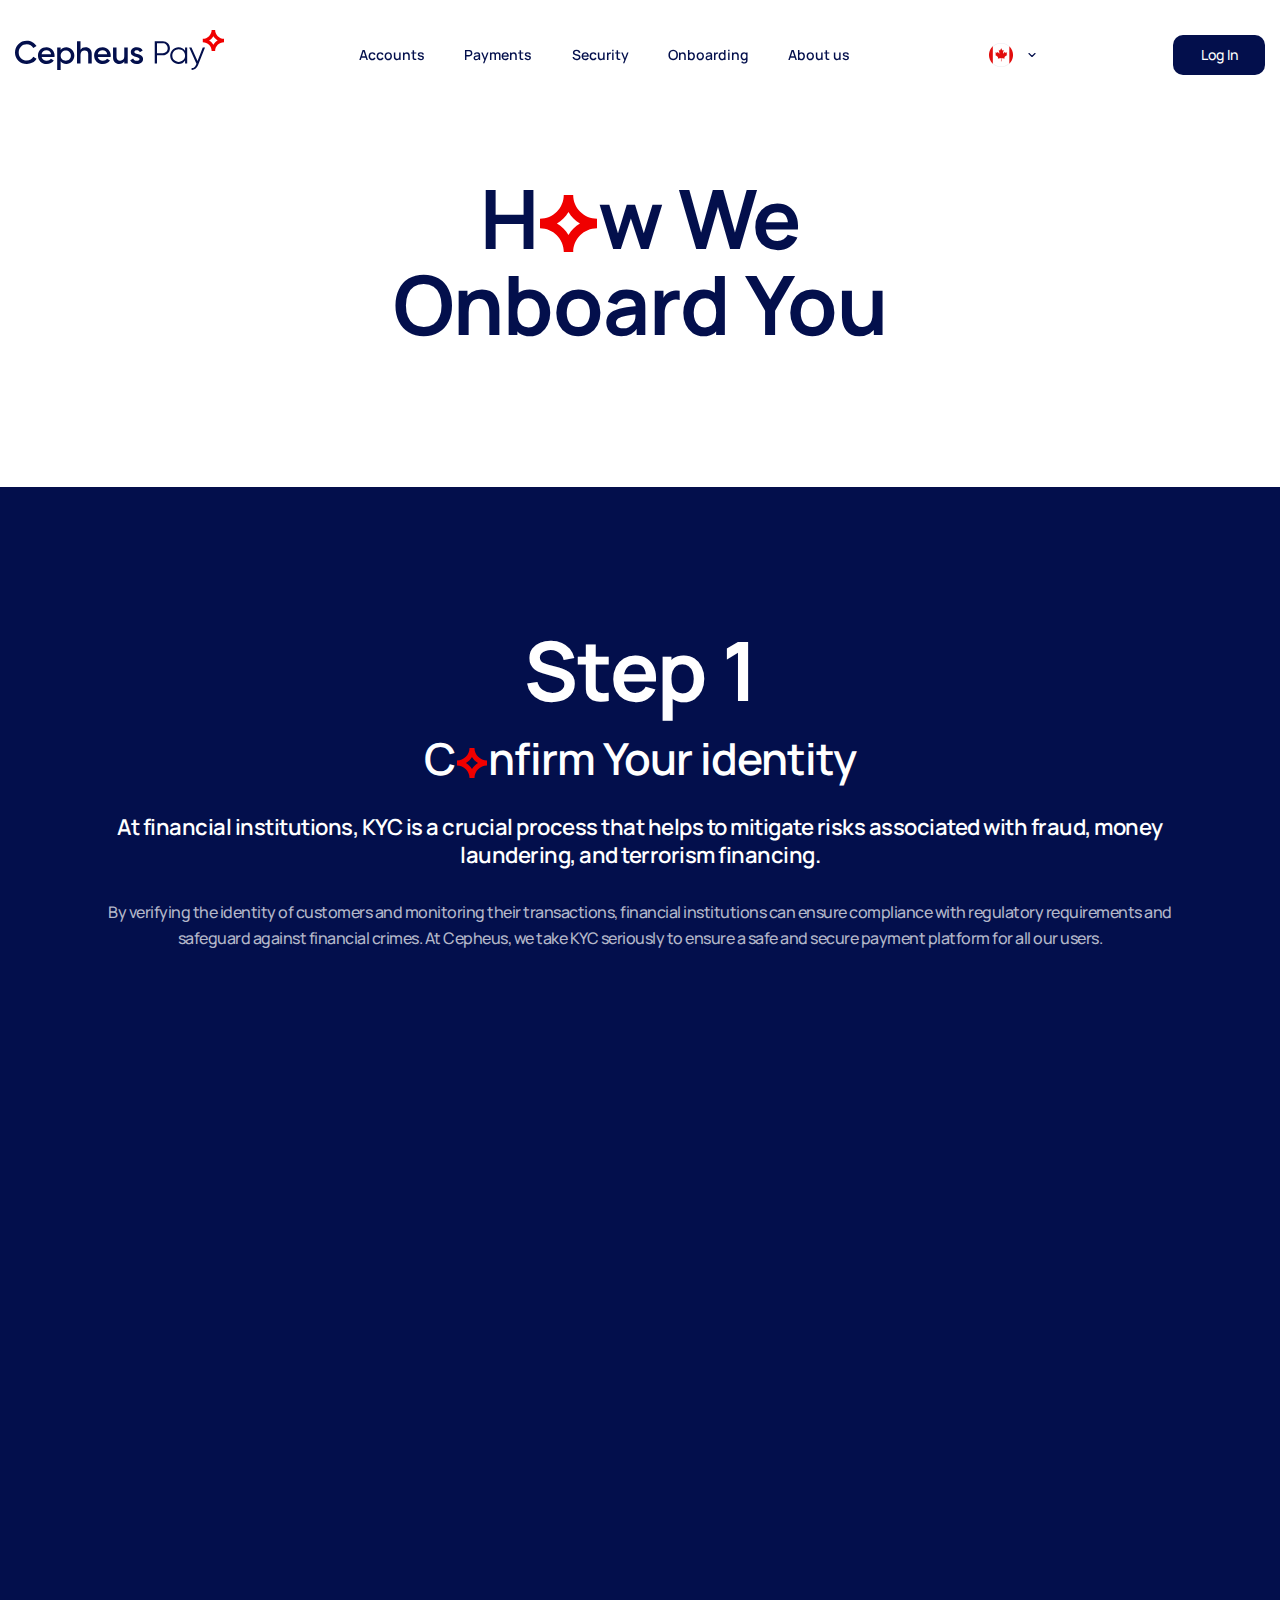
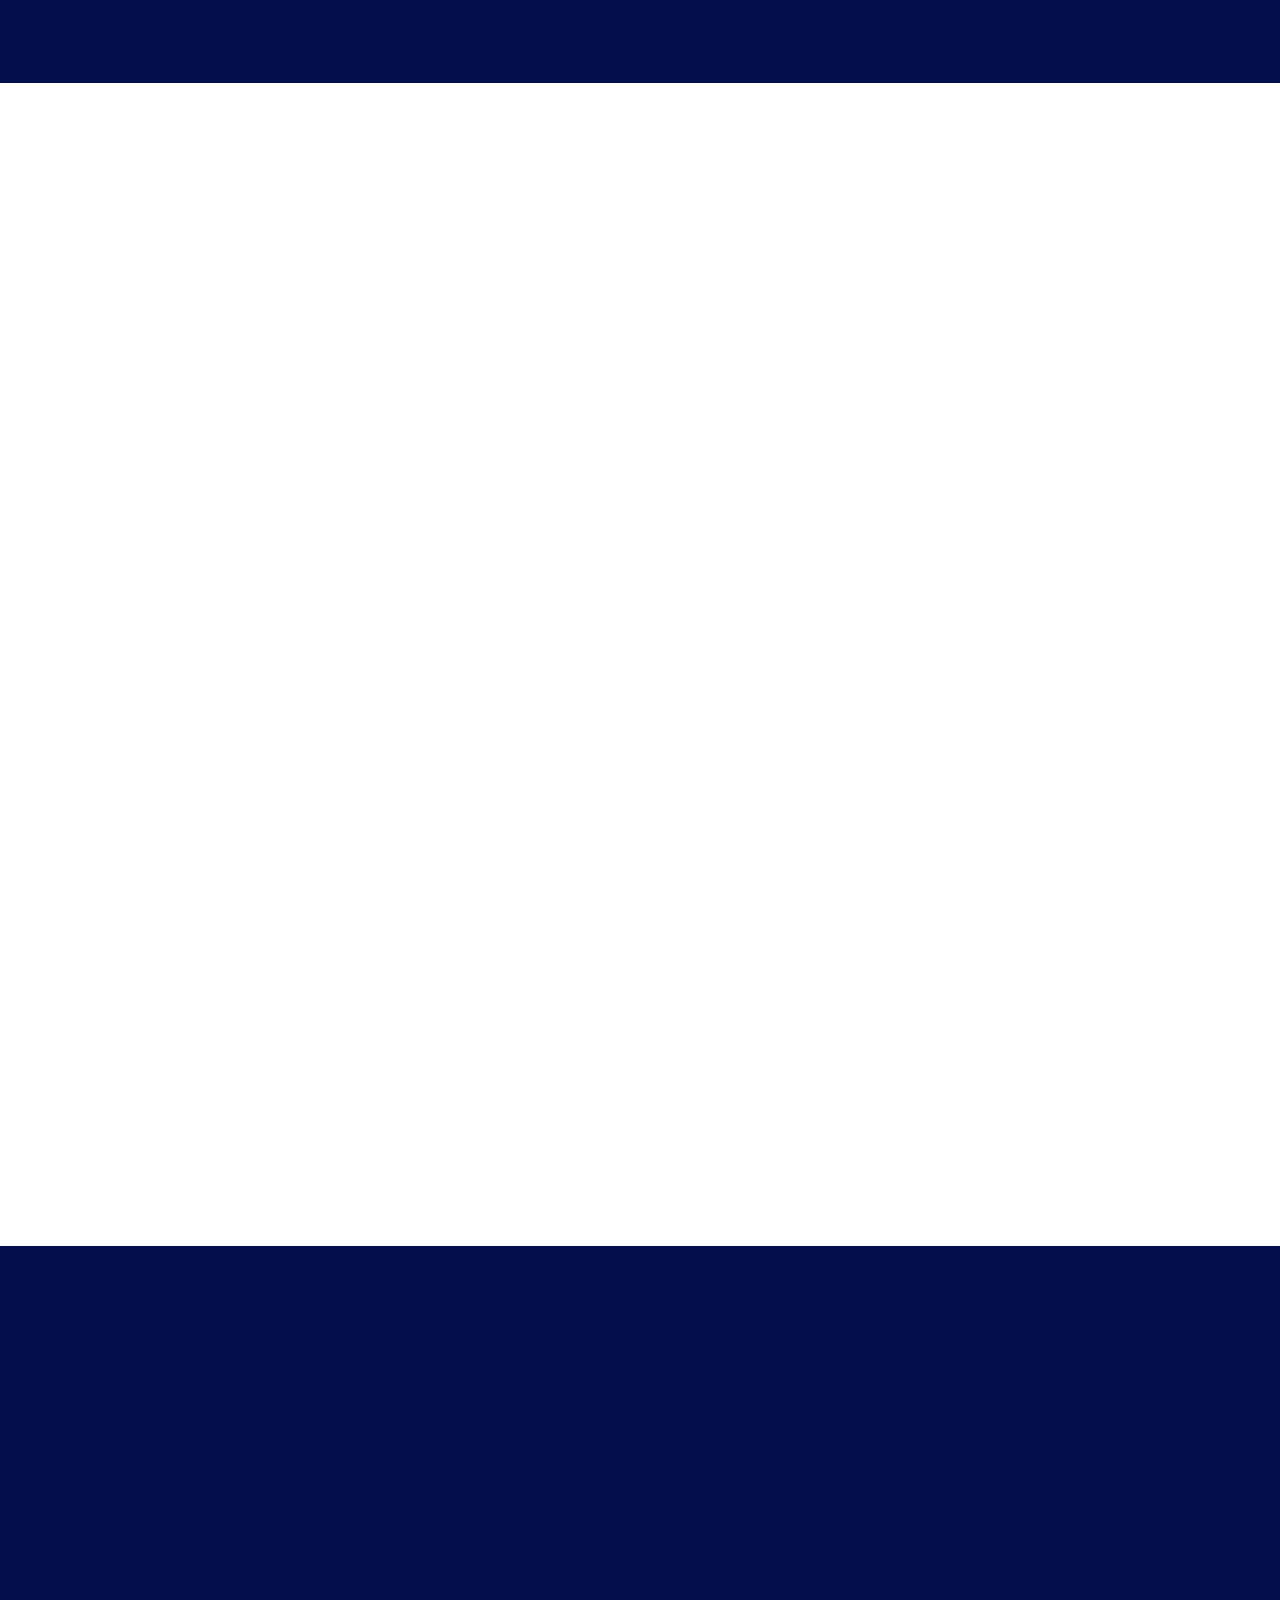
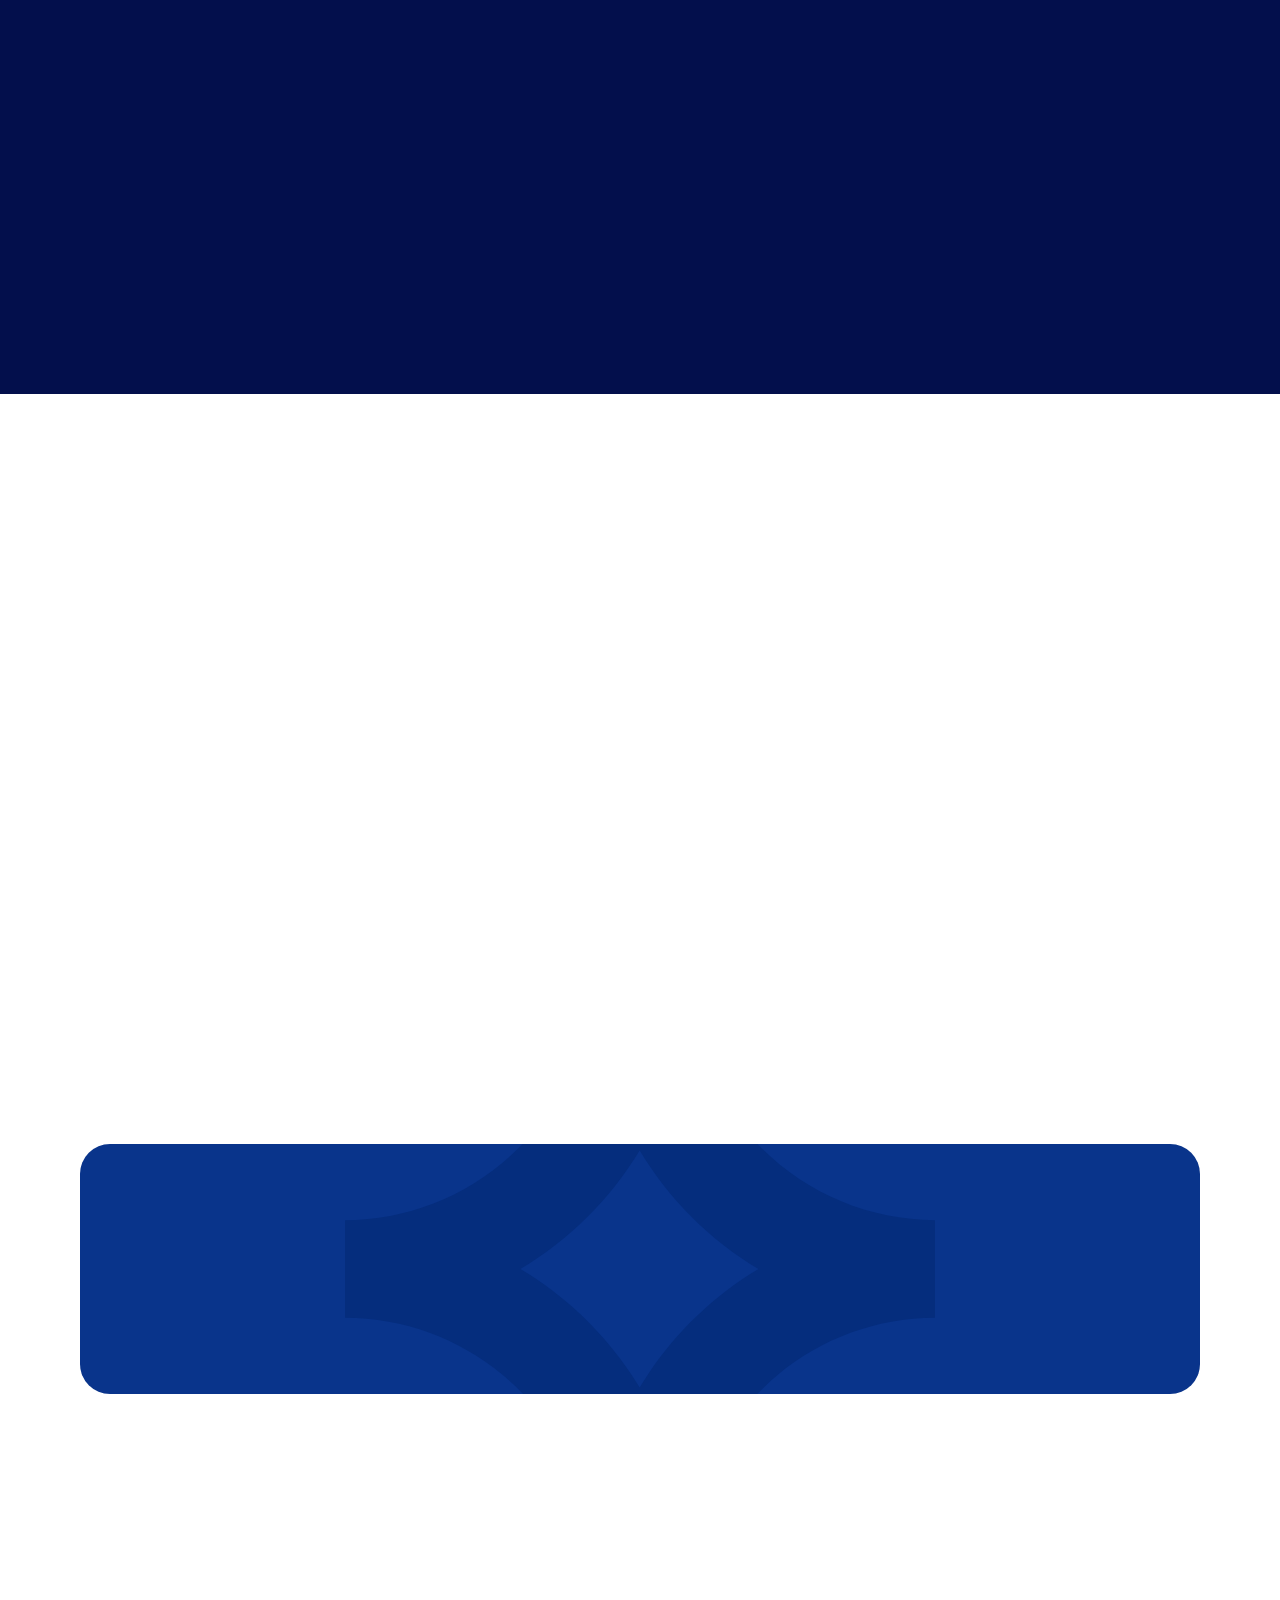
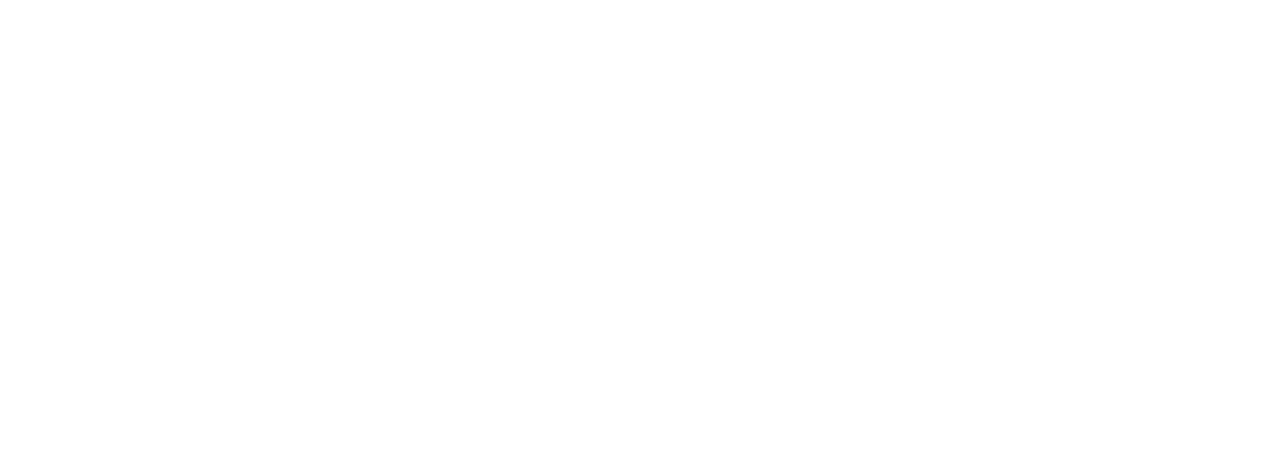
<file: onboard.html>
<!DOCTYPE html>
<html lang="en">

<head>
    <meta charset="utf-8">
    <title>Cepheus Pay</title>
    <meta name="description" content="Site slogan">
    <meta name="keywords" content="Site keys">
    <meta http-equiv="X-UA-Compatible" content="IE=edge">
    <meta name="viewport" content="width=device-width, initial-scale=1, maximum-scale=1">
    <meta name="theme-color" content="#fff">
    <meta name="msapplication-navbutton-color" content="#fff">
    <meta name="apple-mobile-web-app-status-bar-style" content="#fff">
    <meta name="theme-color" content="#fff">
    <meta property="og:title" content="Site keys" />
    <meta property="og:description" content="Site slogan" />
    <meta property="og:type" content="website" />
    <meta property="og:url" content="***permalink***" />
    <meta property="og:image" content="***img***" />
    <meta property="og:image:type" content="image/jpeg" />
    <!-- android favicon -->
    <link rel="manifest" href="manifest.json" crossorigin="use-credentials">
    <link rel="icon" type="image/png" sizes="16x16" href="img/favicon/favicon-16x16.png">
    <link rel="icon" type="image/png" sizes="32x32" href="img/favicon/favicon-32x32.png">
    <link rel="icon" type="image/png" sizes="96x96" href="img/favicon/favicon-96x96.png">
    <!-- windows favicon -->
    <meta name="msapplication-config" content="browserconfig.xml">
    <!-- apple favicon -->
    <link rel="apple-touch-icon" sizes="57x57" href="img/favicon/apple-icon-57x57.png">
    <link rel="apple-touch-icon" sizes="60x60" href="img/favicon/apple-icon-60x60.png">
    <link rel="apple-touch-icon" sizes="72x72" href="img/favicon/apple-icon-72x72.png">
    <link rel="apple-touch-icon" sizes="76x76" href="img/favicon/apple-icon-76x76.png">
    <link rel="apple-touch-icon" sizes="114x114" href="img/favicon/apple-icon-114x114.png">
    <link rel="apple-touch-icon" sizes="120x120" href="img/favicon/apple-icon-120x120.png">
    <link rel="apple-touch-icon" sizes="144x144" href="img/favicon/apple-icon-144x144.png">
    <link rel="apple-touch-icon" sizes="152x152" href="img/favicon/apple-icon-152x152.png">
    <link rel="apple-touch-icon" sizes="180x180" href="img/favicon/apple-icon-180x180.png">
    <!-- safari format detection -->
    <meta name="format-detection" content="telephone=no" />
    <meta name="format-detection" content="address=no" />
    <meta name="format-detection" content="email=no" />
    <meta name="format-detection" content="date=no" />
    <!-- css -->
    <link rel="stylesheet" href="css/libs.min.css">
    <link rel="stylesheet" href="css/style.min.css">
</head>

<body class="body loaded">

    <div class="icon-load">
        <svg width="58" height="58" viewBox="0 0 58 58" fill="none" xmlns="http://www.w3.org/2000/svg">
            <path class="preloader preloader-4" fill-rule="evenodd" clip-rule="evenodd"
                d="M58 34V24C44.7452 24 34 13.2548 34 0H24C24 18.7777 39.2223 34 58 34Z" fill="#F0F1F5" />
            <path class="preloader preloader-3" fill-rule="evenodd" clip-rule="evenodd"
                d="M58 24V34C44.7452 34 34 44.7452 34 58H24C24 39.2223 39.2223 24 58 24Z" fill="#F0F1F5" />
            <path class="preloader preloader-2" fill-rule="evenodd" clip-rule="evenodd"
                d="M0 24V34C13.2548 34 24 44.7452 24 58H34C34 39.2223 18.7777 24 0 24Z" fill="#F0F1F5" />
            <path class="preloader preloader-1" fill-rule="evenodd" clip-rule="evenodd"
                d="M0 34V24C13.2548 24 24 13.2548 24 0H34C34 18.7777 18.7777 34 0 34Z" fill="#F0F1F5" />
        </svg>

    </div>

    <div class="main-wrapper">
        <header class="header">
        	<div class="header__background-mobile"></div>
        	<div class="wrapper">
        		<div class="header__wrapper active">
        			<div class="header__burger">
        				<span class="header__burger-item">
        				</span>
        				<span class="header__burger-item">
        				</span>
        				<span class="header__burger-item">
        				</span>
        			</div>
        			<div class="header__logo"><a href="index.html"><img src="img/logo/logo.svg" alt="logo"></a></div>
        			<nav class="header__nav">
        				<ul class="header__list">
        					<li class="header__list-item"><a href="account.html" class="header__list-link">Accounts</a></li>
        					<li class="header__list-item"><a href="payments.html" class="header__list-link">Payments</a></li>
        					<li class="header__list-item"><a href="security.html" class="header__list-link">Security</a></li>
        					<li class="header__list-item"><a href="onboard.html" class="header__list-link">Onboarding</a></li>
        					<li class="header__list-item"><a href="about.html" class="header__list-link">About us</a></li>
        				</ul>
        			</nav>
					<div class="header__dropdown">
						<div class="header__banner"><img src="img/main/ca.png" alt=""></div>
						<div class="header__arrow">
							<span class="header__lang">Canada</span>
							<svg width="18" height="18" viewBox="0 0 18 18" fill="none" xmlns="http://www.w3.org/2000/svg">
								<path d="M6 7.5L9 10.5L12 7.5" stroke="#030F4C" stroke-width="1.15" stroke-linecap="round"
									  stroke-linejoin="round" />
							</svg>
							<div class="header__arrow-abs">
								<div class="header__arrow-item">
									<div class="header__arrow-banner">
										<img src="img/main/uk.png">
									</div>
									<a href="https://cepheus-pay.co.uk">
										<span>United Kingdom</span>
									</a>
								</div>
								<div class="header__arrow-item">
									<div class="header__banner">
										<img src="img/main/kz.png">
									</div>
									<a href="https://cepheus-pay.kz">
										<span>Kazakhstan</span>
									</a>
								</div>
								<div class="header__arrow-item">
									<div class="header__banner">
										<img src="img/main/ca.png">
									</div>
									<a href="https://cepheus-pay.ca">
										<span>Canada</span>
									</a>
								</div>
							</div>
						</div>
					</div>
					<div class="header__button-wrapper">
        				<a href="https://online.cepheus-pay.ca/" class="header__button button--dark">Log In</a>
<!--        				<a href="#signup" data-fancybox class="header__button button&#45;&#45;red">Sign Up</a>-->
        			</div>
        			<div class="header__menu ">
        				<nav class="header__nav">
        					<ul class="header__list">
        						<li class="header__list-item"><a href="account.html" class="header__list-link">Accounts</a></li>
        						<li class="header__list-item"><a href="payments.html" class="header__list-link">Payments</a>
        						</li>
        						<li class="header__list-item"><a href="security.html" class="header__list-link">Security</a>
        						</li>
        						<li class="header__list-item"><a href="onboard.html" class="header__list-link">Onboarding</a>
        						</li>
        						<li class="header__list-item"><a href="about.html" class="header__list-link">About us</a></li>
        					</ul>
        				</nav>
        				<div class="header__country">
        					Choose country for your business
        				</div>
        				<ul class="header__country-list">
        					<li class="header__country-item">
        						<img src="img/main/uk.png" alt="">
        						<a href="https://online.cepheus-pay.co.uk/">United Kingdom</a>
        					</li>
        					<li class="header__country-item">
        						<img src="img/main/ca.png" alt="">
        						<a href="https://online.cepheus-pay.ca">Canada</a>
        					</li>
        					<li class="header__country-item">
        						<img src="img/main/kz.png" alt="">
        						<a href="https://online.cepheus-pay.kz">Kazakhstan</a>
        					</li>
        				</ul>
        				<div class="header__button-wrapper">
        					<a href="https://online.cepheus-pay.ca/" class="header__button button--dark">Log In</a>
<!--        					<a href="#signup" data-fancybox class="header__button button&#45;&#45;red">Sign Up</a>-->
        				</div>
        			</div>
        		</div>
        	</div>
        	<div class="popup" id="login">
        		<div class="popup__left">
        			<div class="popup__logo">
        				<svg width="209" height="40" viewBox="0 0 209 40" fill="none" xmlns="http://www.w3.org/2000/svg">
        					<path fill-rule="evenodd" clip-rule="evenodd"
        						d="M11.8009 34.0005C8.40031 34.0005 5.58153 32.8917 3.34454 30.6741C1.13893 28.4781 -0.0678692 25.4854 0.00295014 22.3873C0.00295014 19.1033 1.12144 16.3513 3.35842 14.1314C5.59541 11.9115 8.40956 10.7924 11.8009 10.774C13.7828 10.7588 15.7345 11.2556 17.4639 12.2154C19.1471 13.1268 20.5482 14.4753 21.5168 16.1163L18.2898 17.9738C17.6852 16.8625 16.7725 15.9458 15.6595 15.3319C14.4828 14.6748 13.1513 14.3389 11.8009 14.3584C9.41354 14.3584 7.45532 15.1152 5.92621 16.6288C4.44106 18.1217 3.69964 20.0412 3.70195 22.3873C3.70426 24.7333 4.44568 26.6528 5.92621 28.1458C7.453 29.6593 9.41123 30.4161 11.8009 30.4161C13.1601 30.4355 14.5005 30.0997 15.6873 29.4426C16.8037 28.839 17.7134 27.9192 18.3002 26.8007L21.5168 28.6273C20.5627 30.2768 19.1721 31.6364 17.4951 32.5592C15.7588 33.53 13.7941 34.0273 11.8009 34.0005ZM39.4566 27.0587H26.6177C26.8269 28.174 27.4557 29.1688 28.377 29.8416C29.3744 30.5268 30.5683 30.8743 31.781 30.8323C33.6109 30.8323 34.9989 30.1719 35.945 28.8509L38.8182 30.5124C37.2451 32.8378 34.889 34.0005 31.7498 34.0005C29.1473 34.0005 27.0283 33.2116 25.3928 31.6339C23.7759 30.0368 22.8969 27.8482 22.9638 25.5864C22.9165 23.3531 23.7841 21.1961 25.3685 19.6078C26.937 17.9864 28.9808 17.1758 31.5 17.1758C33.7058 17.1185 35.827 18.0179 37.3087 19.6388C38.828 21.2616 39.6495 23.4074 39.5989 25.6208C39.5945 26.1027 39.5515 26.5835 39.4705 27.0587H39.4566ZM36.0908 24.2414H26.5934C26.774 23.1127 27.3577 22.086 28.2382 21.3484C29.1533 20.628 30.2975 20.2548 31.4653 20.2958C32.5639 20.2693 33.6355 20.6356 34.4842 21.3278C35.3543 22.077 35.9244 23.1108 36.0908 24.2414ZM51.3136 17.1723C53.4732 17.1598 55.5372 18.0547 56.9939 19.6353C58.5475 21.228 59.3924 23.3715 59.3397 25.5864C59.3941 27.8128 58.5454 29.9678 56.9835 31.5685C55.5238 33.1412 53.4589 34.0253 51.3032 34.0005C48.8719 34.0005 46.9888 33.105 45.654 31.3139V39.9826H42.1841V17.5886H45.654V19.8933C46.9726 18.0816 48.8591 17.1746 51.3136 17.1723ZM54.4053 29.2672C52.3598 31.1805 49.1639 31.1805 47.1184 29.2672C46.1619 28.2801 45.6433 26.9547 45.6783 25.5864C45.6348 24.2242 46.1609 22.9046 47.1323 21.9401C49.1562 19.9734 52.3953 19.9734 54.4192 21.9401C55.3893 22.9052 55.9141 24.2247 55.8697 25.5864C55.9061 26.9596 55.3775 28.2884 54.4053 29.2672ZM70.5165 17.1723C72.3903 17.1723 73.8939 17.764 75.0274 18.9473C76.161 20.1307 76.7254 21.736 76.7208 23.7633V33.5843H73.2196V24.1141C73.2196 22.9216 72.8969 22.0043 72.2515 21.3622C71.5397 20.6971 70.5841 20.3502 69.6073 20.4024C68.4836 20.3457 67.3898 20.7719 66.6058 21.572C65.8725 22.3494 65.507 23.4961 65.5093 25.012V33.5843H62.0289V11.1903H65.5162V19.6353C66.5919 17.9956 68.2587 17.1746 70.5165 17.1723ZM82.7829 27.0587H95.6218C95.7011 26.5833 95.744 26.1027 95.7502 25.6208C95.8008 23.4074 94.9792 21.2616 93.46 19.6388C91.9783 18.0179 89.857 17.1185 87.6512 17.1758C85.132 17.1758 83.0882 17.9864 81.5198 19.6078C79.9331 21.2 79.0665 23.3626 79.1186 25.6002C79.052 27.8619 79.931 30.0503 81.5475 31.6476C83.1854 33.2162 85.3078 34.0005 87.915 34.0005C91.0564 34.0005 93.4126 32.8378 94.9833 30.5124L92.1102 28.8509C91.164 30.1719 89.776 30.8323 87.9462 30.8323C86.7335 30.8743 85.5395 30.5268 84.5421 29.8416C83.6209 29.1688 82.992 28.174 82.7829 27.0587ZM82.7447 24.2414H92.2316C92.0657 23.114 91.4998 22.0821 90.6354 21.3312C89.7867 20.6391 88.7152 20.2728 87.6165 20.2992C86.4488 20.2583 85.3045 20.6315 84.3895 21.3519C83.5097 22.0886 82.926 23.114 82.7447 24.2414ZM109.255 17.5886V26.1609C109.253 27.6768 108.883 28.8234 108.145 29.6008C107.362 30.4017 106.267 30.8281 105.143 30.7704C104.162 30.8265 103.201 30.4794 102.485 29.8107C101.84 29.1686 101.517 28.2512 101.517 27.0587V17.5886H98.0473V27.4096C98.0381 29.4369 98.6025 31.0422 99.7407 32.2255C100.879 33.4089 102.382 34.0005 104.252 34.0005C106.512 34.0005 108.18 33.1795 109.255 31.5375V33.5843H112.725V17.5886H109.255ZM119.37 22.0158C119.383 22.5275 119.681 22.99 120.144 23.2163C120.858 23.5977 121.619 23.8878 122.407 24.0797C123.073 24.2266 123.731 24.4081 124.378 24.6232C124.996 24.8446 125.59 25.1281 126.151 25.4695C126.754 25.8234 127.25 26.332 127.587 26.9418C127.928 27.5998 128.086 28.3359 128.045 29.0745C128.095 30.4993 127.42 31.8537 126.248 32.6796C124.935 33.5865 123.36 34.0464 121.761 33.9902C120.332 34.0377 118.917 33.7038 117.663 33.0236C116.556 32.3976 115.684 31.4317 115.179 30.2716L118.18 28.5517C118.717 30.0859 119.911 30.853 121.761 30.853C123.612 30.853 124.527 30.2556 124.506 29.0608C124.506 28.187 123.483 27.499 121.438 26.9968C120.779 26.8391 120.128 26.6473 119.488 26.4223C118.887 26.1948 118.306 25.9163 117.753 25.5899C117.144 25.2533 116.64 24.7555 116.299 24.152C115.96 23.5178 115.798 22.8051 115.831 22.088C115.787 20.7068 116.411 19.3879 117.51 18.538C118.72 17.6188 120.214 17.1435 121.737 17.193C122.983 17.1703 124.214 17.4741 125.304 18.0736C126.319 18.6387 127.15 19.4803 127.698 20.4987L124.759 22.1327C124.225 20.9081 123.215 20.2958 121.73 20.2958C121.133 20.2705 120.542 20.4265 120.037 20.743C119.601 21.0184 119.347 21.5038 119.37 22.0158ZM147.8 11.204H139.732L139.736 33.5843H141.998V25.27H147.803C149.699 25.3137 151.531 24.5863 152.872 23.2567C154.213 21.9272 154.947 20.1115 154.903 18.2318C154.944 16.3533 154.209 14.5397 152.867 13.2124C151.526 11.885 149.695 11.1594 147.8 11.204ZM141.995 23.1681H147.8C149.1 23.2138 150.36 22.7143 151.27 21.7922C152.205 20.8481 152.707 19.5643 152.658 18.2421C152.703 16.9299 152.201 15.6572 151.27 14.7231C150.369 13.7841 149.106 13.272 147.8 13.3161H141.998L141.995 23.1681ZM170.067 20.7169V17.5886H172.197V33.5843H170.067V30.4505C168.584 32.7966 166.412 33.9696 163.55 33.9696C161.33 34.0002 159.195 33.1201 157.651 31.5375C156.054 29.9669 155.176 27.816 155.222 25.5864C155.177 23.357 156.055 21.2064 157.651 19.6353C159.195 18.0527 161.33 17.1727 163.55 17.2033C166.41 17.201 168.582 18.3722 170.067 20.7169ZM159.195 30.0962C161.706 32.5186 165.706 32.5186 168.217 30.0962C169.419 28.9008 170.083 27.2742 170.056 25.5864C170.056 22.1059 167.21 19.2844 163.699 19.2844C160.189 19.2844 157.342 22.1059 157.342 25.5864C157.321 27.2759 157.989 28.9022 159.195 30.0962ZM187.753 17.5782L182.524 30.994L176.455 17.5886H174.196L181.445 33.6806L181.025 34.6713C180.014 37.1183 178.54 38.2271 176.604 37.9978V39.9826C177.98 40.0933 179.347 39.6758 180.421 38.8165C181.645 37.8273 182.575 36.528 183.114 35.0566L190.012 17.5782H187.753Z"
        						fill="#fff" />
        					<path fill-rule="evenodd" clip-rule="evenodd"
        						d="M196.626 0H200.134C200.142 2.33128 201.085 4.56382 202.754 6.20566C204.411 7.84947 206.656 8.77693 209 8.78562V12.2634C204.112 12.2748 200.155 16.2038 200.152 21.049H196.643C196.638 16.1992 192.673 12.2691 187.781 12.2634V8.78562C190.125 8.77821 192.37 7.85197 194.027 6.2091C195.687 4.56111 196.621 2.32883 196.626 0ZM194.089 10.5262C195.847 11.5659 197.32 13.0177 198.378 14.7539C199.431 13.0189 200.898 11.567 202.65 10.5262C200.898 9.48337 199.432 8.03055 198.378 6.2951C197.319 8.03172 195.846 9.48448 194.089 10.5262Z"
        						fill="#F00000" />
        				</svg>
        			</div>
        			<div class="popup__title">
        				<div>Gl<span class="popup__star star"></span>bal</div>
        			</div>
        			<div class="popup__left-pic">
        				<img src="img/popup/image.png" alt="">
        			</div>
        		</div>
        		<div class="popup__right">
        			<h3>
        				Log In
        			</h3>
        			<p class="popup__desc">
        				Managing your finances efficiently
        			</p>
        			<form action="" class="popup__form">
        				<div class="popup__form-top">
        					<div class="popup__input-wrapper">
        						<input type="email" placeholder="Email">
        					</div>
        					<div class="popup__input-wrapper password">
        						<div class="popup__input-abs">
        							<img class="active" src="img/main/eye.svg" alt="">
        							<img class="" src="img/main/eye-closed.svg" alt="">
        						</div>
        						<input type="password" placeholder="Password">
        					</div>
        				</div>
        				<a href="https://online.cepheus-pay.co.uk/" class="popup__password">Forgot Password</a>
        				<div class="popup__input-wrapper">
        					<input type="submit" class="button--red button" value="Log In">
        				</div>
        			</form>
        			<span class="signup">Don't have an account?<a href="https://online.cepheus-pay.co.uk/" rel='fancy2'>&nbsp;Sign
        					Up</a></span>
        		</div>
        	</div>
        	<div class="popup" id="signup">
        		<div class="popup__left">
        			<div class="popup__logo">
        				<svg width="209" height="40" viewBox="0 0 209 40" fill="none" xmlns="http://www.w3.org/2000/svg">
        					<path fill-rule="evenodd" clip-rule="evenodd"
        						d="M11.8009 34.0005C8.40031 34.0005 5.58153 32.8917 3.34454 30.6741C1.13893 28.4781 -0.0678692 25.4854 0.00295014 22.3873C0.00295014 19.1033 1.12144 16.3513 3.35842 14.1314C5.59541 11.9115 8.40956 10.7924 11.8009 10.774C13.7828 10.7588 15.7345 11.2556 17.4639 12.2154C19.1471 13.1268 20.5482 14.4753 21.5168 16.1163L18.2898 17.9738C17.6852 16.8625 16.7725 15.9458 15.6595 15.3319C14.4828 14.6748 13.1513 14.3389 11.8009 14.3584C9.41354 14.3584 7.45532 15.1152 5.92621 16.6288C4.44106 18.1217 3.69964 20.0412 3.70195 22.3873C3.70426 24.7333 4.44568 26.6528 5.92621 28.1458C7.453 29.6593 9.41123 30.4161 11.8009 30.4161C13.1601 30.4355 14.5005 30.0997 15.6873 29.4426C16.8037 28.839 17.7134 27.9192 18.3002 26.8007L21.5168 28.6273C20.5627 30.2768 19.1721 31.6364 17.4951 32.5592C15.7588 33.53 13.7941 34.0273 11.8009 34.0005ZM39.4566 27.0587H26.6177C26.8269 28.174 27.4557 29.1688 28.377 29.8416C29.3744 30.5268 30.5683 30.8743 31.781 30.8323C33.6109 30.8323 34.9989 30.1719 35.945 28.8509L38.8182 30.5124C37.2451 32.8378 34.889 34.0005 31.7498 34.0005C29.1473 34.0005 27.0283 33.2116 25.3928 31.6339C23.7759 30.0368 22.8969 27.8482 22.9638 25.5864C22.9165 23.3531 23.7841 21.1961 25.3685 19.6078C26.937 17.9864 28.9808 17.1758 31.5 17.1758C33.7058 17.1185 35.827 18.0179 37.3087 19.6388C38.828 21.2616 39.6495 23.4074 39.5989 25.6208C39.5945 26.1027 39.5515 26.5835 39.4705 27.0587H39.4566ZM36.0908 24.2414H26.5934C26.774 23.1127 27.3577 22.086 28.2382 21.3484C29.1533 20.628 30.2975 20.2548 31.4653 20.2958C32.5639 20.2693 33.6355 20.6356 34.4842 21.3278C35.3543 22.077 35.9244 23.1108 36.0908 24.2414ZM51.3136 17.1723C53.4732 17.1598 55.5372 18.0547 56.9939 19.6353C58.5475 21.228 59.3924 23.3715 59.3397 25.5864C59.3941 27.8128 58.5454 29.9678 56.9835 31.5685C55.5238 33.1412 53.4589 34.0253 51.3032 34.0005C48.8719 34.0005 46.9888 33.105 45.654 31.3139V39.9826H42.1841V17.5886H45.654V19.8933C46.9726 18.0816 48.8591 17.1746 51.3136 17.1723ZM54.4053 29.2672C52.3598 31.1805 49.1639 31.1805 47.1184 29.2672C46.1619 28.2801 45.6433 26.9547 45.6783 25.5864C45.6348 24.2242 46.1609 22.9046 47.1323 21.9401C49.1562 19.9734 52.3953 19.9734 54.4192 21.9401C55.3893 22.9052 55.9141 24.2247 55.8697 25.5864C55.9061 26.9596 55.3775 28.2884 54.4053 29.2672ZM70.5165 17.1723C72.3903 17.1723 73.8939 17.764 75.0274 18.9473C76.161 20.1307 76.7254 21.736 76.7208 23.7633V33.5843H73.2196V24.1141C73.2196 22.9216 72.8969 22.0043 72.2515 21.3622C71.5397 20.6971 70.5841 20.3502 69.6073 20.4024C68.4836 20.3457 67.3898 20.7719 66.6058 21.572C65.8725 22.3494 65.507 23.4961 65.5093 25.012V33.5843H62.0289V11.1903H65.5162V19.6353C66.5919 17.9956 68.2587 17.1746 70.5165 17.1723ZM82.7829 27.0587H95.6218C95.7011 26.5833 95.744 26.1027 95.7502 25.6208C95.8008 23.4074 94.9792 21.2616 93.46 19.6388C91.9783 18.0179 89.857 17.1185 87.6512 17.1758C85.132 17.1758 83.0882 17.9864 81.5198 19.6078C79.9331 21.2 79.0665 23.3626 79.1186 25.6002C79.052 27.8619 79.931 30.0503 81.5475 31.6476C83.1854 33.2162 85.3078 34.0005 87.915 34.0005C91.0564 34.0005 93.4126 32.8378 94.9833 30.5124L92.1102 28.8509C91.164 30.1719 89.776 30.8323 87.9462 30.8323C86.7335 30.8743 85.5395 30.5268 84.5421 29.8416C83.6209 29.1688 82.992 28.174 82.7829 27.0587ZM82.7447 24.2414H92.2316C92.0657 23.114 91.4998 22.0821 90.6354 21.3312C89.7867 20.6391 88.7152 20.2728 87.6165 20.2992C86.4488 20.2583 85.3045 20.6315 84.3895 21.3519C83.5097 22.0886 82.926 23.114 82.7447 24.2414ZM109.255 17.5886V26.1609C109.253 27.6768 108.883 28.8234 108.145 29.6008C107.362 30.4017 106.267 30.8281 105.143 30.7704C104.162 30.8265 103.201 30.4794 102.485 29.8107C101.84 29.1686 101.517 28.2512 101.517 27.0587V17.5886H98.0473V27.4096C98.0381 29.4369 98.6025 31.0422 99.7407 32.2255C100.879 33.4089 102.382 34.0005 104.252 34.0005C106.512 34.0005 108.18 33.1795 109.255 31.5375V33.5843H112.725V17.5886H109.255ZM119.37 22.0158C119.383 22.5275 119.681 22.99 120.144 23.2163C120.858 23.5977 121.619 23.8878 122.407 24.0797C123.073 24.2266 123.731 24.4081 124.378 24.6232C124.996 24.8446 125.59 25.1281 126.151 25.4695C126.754 25.8234 127.25 26.332 127.587 26.9418C127.928 27.5998 128.086 28.3359 128.045 29.0745C128.095 30.4993 127.42 31.8537 126.248 32.6796C124.935 33.5865 123.36 34.0464 121.761 33.9902C120.332 34.0377 118.917 33.7038 117.663 33.0236C116.556 32.3976 115.684 31.4317 115.179 30.2716L118.18 28.5517C118.717 30.0859 119.911 30.853 121.761 30.853C123.612 30.853 124.527 30.2556 124.506 29.0608C124.506 28.187 123.483 27.499 121.438 26.9968C120.779 26.8391 120.128 26.6473 119.488 26.4223C118.887 26.1948 118.306 25.9163 117.753 25.5899C117.144 25.2533 116.64 24.7555 116.299 24.152C115.96 23.5178 115.798 22.8051 115.831 22.088C115.787 20.7068 116.411 19.3879 117.51 18.538C118.72 17.6188 120.214 17.1435 121.737 17.193C122.983 17.1703 124.214 17.4741 125.304 18.0736C126.319 18.6387 127.15 19.4803 127.698 20.4987L124.759 22.1327C124.225 20.9081 123.215 20.2958 121.73 20.2958C121.133 20.2705 120.542 20.4265 120.037 20.743C119.601 21.0184 119.347 21.5038 119.37 22.0158ZM147.8 11.204H139.732L139.736 33.5843H141.998V25.27H147.803C149.699 25.3137 151.531 24.5863 152.872 23.2567C154.213 21.9272 154.947 20.1115 154.903 18.2318C154.944 16.3533 154.209 14.5397 152.867 13.2124C151.526 11.885 149.695 11.1594 147.8 11.204ZM141.995 23.1681H147.8C149.1 23.2138 150.36 22.7143 151.27 21.7922C152.205 20.8481 152.707 19.5643 152.658 18.2421C152.703 16.9299 152.201 15.6572 151.27 14.7231C150.369 13.7841 149.106 13.272 147.8 13.3161H141.998L141.995 23.1681ZM170.067 20.7169V17.5886H172.197V33.5843H170.067V30.4505C168.584 32.7966 166.412 33.9696 163.55 33.9696C161.33 34.0002 159.195 33.1201 157.651 31.5375C156.054 29.9669 155.176 27.816 155.222 25.5864C155.177 23.357 156.055 21.2064 157.651 19.6353C159.195 18.0527 161.33 17.1727 163.55 17.2033C166.41 17.201 168.582 18.3722 170.067 20.7169ZM159.195 30.0962C161.706 32.5186 165.706 32.5186 168.217 30.0962C169.419 28.9008 170.083 27.2742 170.056 25.5864C170.056 22.1059 167.21 19.2844 163.699 19.2844C160.189 19.2844 157.342 22.1059 157.342 25.5864C157.321 27.2759 157.989 28.9022 159.195 30.0962ZM187.753 17.5782L182.524 30.994L176.455 17.5886H174.196L181.445 33.6806L181.025 34.6713C180.014 37.1183 178.54 38.2271 176.604 37.9978V39.9826C177.98 40.0933 179.347 39.6758 180.421 38.8165C181.645 37.8273 182.575 36.528 183.114 35.0566L190.012 17.5782H187.753Z"
        						fill="#fff" />
        					<path fill-rule="evenodd" clip-rule="evenodd"
        						d="M196.626 0H200.134C200.142 2.33128 201.085 4.56382 202.754 6.20566C204.411 7.84947 206.656 8.77693 209 8.78562V12.2634C204.112 12.2748 200.155 16.2038 200.152 21.049H196.643C196.638 16.1992 192.673 12.2691 187.781 12.2634V8.78562C190.125 8.77821 192.37 7.85197 194.027 6.2091C195.687 4.56111 196.621 2.32883 196.626 0ZM194.089 10.5262C195.847 11.5659 197.32 13.0177 198.378 14.7539C199.431 13.0189 200.898 11.567 202.65 10.5262C200.898 9.48337 199.432 8.03055 198.378 6.2951C197.319 8.03172 195.846 9.48448 194.089 10.5262Z"
        						fill="#F00000" />
        				</svg>
        			</div>
        			<div class="popup__title">
        				<div>Gl<span class="popup__star star"></span>bal</div>
        			</div>
        			<div class="popup__left-pic">
        				<img src="img/popup/image.png" alt="">
        			</div>
        		</div>
        		<div class="popup__right">
        			<h3>
        				Create Account
        			</h3>
        			<p class="popup__desc">
        				Managing your finances efficiently
        			</p>
        			<form action="" class="popup__form">
        				<div class="popup__form-top">
        					<div class="popup__input-wrapper">
        						<input type="email" placeholder="Email">
        					</div>
        					<div class="popup__input-wrapper password">
        						<div class="popup__input-abs">
        							<img class="active" src="img/main/eye.svg" alt="">
        							<img class="" src="img/main/eye-closed.svg" alt="">
        						</div>
        						<input type="password" minlength="8" placeholder="Password">
        						<div class="popup__invalid-password">
        							Create a password with at least 8 characters
        						</div>
        					</div>
        					<div class="popup__input-wrapper repassword">
        						<div class="popup__input-abs">
        							<img class="active" src="img/main/eye.svg" alt="">
        							<img class="" src="img/main/eye-closed.svg" alt="">
        						</div>
        						<input type="password" minlength="8" placeholder="Re-password">
        						<div class="popup__invalid-password">
        							Create a password with at least 8 characters
        						</div>
        					</div>
        					<label for="checkbox" class="popup__checkbox">Tick to agree with <a href="#!">Terms of Use</a> and
        						<a href="#!">Privacy Policy</a>
        						<input type="checkbox" id="checkbox">
        						<div class="popup__checkbox-fake"></div>
        					</label>
        					<div class="popup__input-wrapper">
        						<input type="submit" class="button--red button" value="Sign Up">
        					</div>
        				</div>
        			</form>
        			<span class="signin">Already have an account?<a href="#login" rel='fancy1' data-fancybox>&nbsp;Sign
        					In</a></span>
        		</div>
        	</div>
        </header>
        <main class="main">
            <section class="onboard-how">
                <div class="wrapper">
                    <h2 class="onboard-how__title wow fadeInUp">
                        H<span class="star onboard-how__star "></span>w We
                        Onboard You
                    </h2>
                </div>
            </section>
            <section class="onboard-one">
                <div class="wrapper">
                    <h2 class="onboard-one__title wow fadeInUp">
                        Step 1
                    </h2>
                    <h3 class="onboard-one__subtitle wow fadeInUp" data-wow-delay=".5s">
                        C<span class="star onboard-one__star"></span>nfirm Your identity
                    </h3>
                    <p class="onboard-one__top wow fadeIn" data-wow-delay=".8s">
                        At financial institutions, KYC is a crucial process that helps to mitigate risks associated with fraud,
                        money laundering, and terrorism financing.
                    </p>
                    <p class="onboard-one__bottom wow fadeIn" data-wow-delay=".8s">
                        By verifying the identity of customers and monitoring their transactions, financial institutions can
                        ensure compliance with regulatory requirements and safeguard against financial crimes. At Cepheus, we
                        take KYC seriously to ensure a safe and secure payment platform for all our users.
                    </p>
                    <div class="onboard-one__wrapper desktop">
                        <div class="onboard-one__item wow fadeInRight" data-wow-delay=".5s">
                            <h4 class="onboard-one__item-title">Register</h4>
                            <p class="onboard-one__item-desc">Sign up for Cepheus Business Account.</p>
                            <a href="https://online.cepheus-pay.ca/"  class="onboard-one__item-button button button--red">Create
                                account</a>
                        </div>
                        <div class="onboard-one__item wow fadeInRight" data-wow-delay=".55s">
                            <h4 class="onboard-one__item-title">Provide Personal Details</h4>
                            <p class="onboard-one__item-desc">As part of our KYC (Know Your Customer) process, we require you to
                                provide us with a scanned copy of an identification document such as your passport, identity
                                card, digital identity card, or residence permit card. Additionally, we ask that you take a
                                selfie to confirm your identity.</p>
                        </div>
                        <div class="onboard-one__item wow fadeInRight" data-wow-delay=".6s">
                            <h4 class="onboard-one__item-title">Verification Process</h4>
                            <p class="onboard-one__item-desc">Our team may require additional information to complete the
                                verification process. However, we strive to complete the process within one business day. Upon
                                successful completion of the KYC process, you will receive a
                                confirmation email.</p>
                        </div>
                    </div>
                    <div class="onboard-one__wrapper mobile slick-dark">
                        <div class="onboard-one__item wow fadeInRight" data-wow-delay=".5s">
                            <h4 class="onboard-one__item-title">Register</h4>
                            <p class="onboard-one__item-desc">Sign up for Cepheus Business Account.</p>
                            <a href="#signup" data-fancybox class="onboard-one__item-button button button--red">Create
                                account</a>
                        </div>
                        <div class="onboard-one__item wow fadeInRight" data-wow-delay=".55s">
                            <h4 class="onboard-one__item-title">Provide Personal Details</h4>
                            <p class="onboard-one__item-desc">As part of our KYC (Know Your Customer) process, we require you to
                                provide us with a scanned copy of an identification document such as your passport, identity
                                card, digital identity card, or residence permit card. Additionally, we ask that you take a
                                selfie to confirm your identity.</p>
                        </div>
                        <div class="onboard-one__item wow fadeInRight" data-wow-delay=".6s">
                            <h4 class="onboard-one__item-title">Verification Process</h4>
                            <p class="onboard-one__item-desc">Our team may require additional information to complete the
                                verification process. However, we strive to complete the process within one business day. Upon
                                successful completion of the KYC process, you will receive a
                                confirmation email.</p>
                        </div>
                    </div>
                </div>
            </section>
            <section class="onboard-two">
                <div class="wrapper">
                    <h2 class="onboard-two__title wow fadeInUp">
                        Step 2
                    </h2>
                    <h3 class="onboard-two__subtitle wow fadeInUp" data-wow-delay=".5s">
                        Pr<span class="star onboard-one__star"></span>vide information on your business
                    </h3>
                    <p class="onboard-two__top wow fadeIn" data-wow-delay=".8s">
                        Although gathering this information may take time, it's necessary for us to provide you with the best
                        service possible
                    </p>
                    <div class="onboard-two__bottom wow fadeIn" data-wow-delay=".8s">
                        <p>Our compliance process involves assessing each business applicant and their level of risk, which
                            determines the required level of due diligence. We take compliance seriously to ensure the safety
                            and security of our customers.</p>
                        <p>If you have any questions or concerns about our compliance process, please feel free to contact our
                            Sales team. We're committed to transparency and providing a reliable service to help your business
                            succeed.</p>
                    </div>
                    <div class="onboard-two__wrapper desktop">
                        <div class="onboard-two__item wow fadeInRight" data-wow-delay=".5s">
                            <h4 class="onboard-two__item-title">Register</h4>
                            <p class="onboard-two__item-desc">Sign up for a Cepheus Business Account by <a href="http://online.cepheus-pay.ca">following
                                    the link</a></p>
                        </div>
                        <div class="onboard-two__item wow fadeInRight" data-wow-delay=".55s">
                            <h4 class="onboard-two__item-title">Upload Business Information</h4>
                            <p class="onboard-two__item-desc">Share your business details, including your location, industry,
                                online presence, and stakeholders' information.</p>
                        </div>
                        <div class="onboard-two__item wow fadeInRight" data-wow-delay=".6s">
                            <h4 class="onboard-two__item-title">Verification Process</h4>
                            <p class="onboard-two__item-desc">Our team may need additional information, but it usually takes
                                less than one working day. Once your business is verified, you'll receive a confirmation
                                email.</p>
                        </div>
                    </div>
                    <div class="onboard-two__wrapper mobile">
                        <div class="onboard-two__item wow fadeInRight" data-wow-delay=".5s">
                            <h4 class="onboard-two__item-title">Register</h4>
                            <p class="onboard-two__item-desc">Sign up for a Cepheus Business Account by <a href="#!">following
                                    the link</a></p>
                        </div>
                        <div class="onboard-two__item wow fadeInRight" data-wow-delay=".55s">
                            <h4 class="onboard-two__item-title">Upload Business Information</h4>
                            <p class="onboard-two__item-desc">Share your business details, including your location, industry,
                                online presence, and stakeholders' information.</p>
                        </div>
                        <div class="onboard-two__item wow fadeInRight" data-wow-delay=".6s">
                            <h4 class="onboard-two__item-title">Verification Process</h4>
                            <p class="onboard-two__item-desc">Our team may need additional information, but it usually takes
                                less than one working day. Once your business is verified, you'll receive a confirmation
                                email.</p>
                        </div>
                    </div>
                    <p class="onboard-two__note wow fadeIn" data-wow-delay=".8s">
                        Please note, some countries have specific requirements.
                        <a href="mailto:support@cepheus-pay.com">Contact our Support</a> team for details
                    </p>
                </div>
            </section>
            <section class="onboard-support">
                <div class="wrapper">
                    <h2 class="onboard-support__title wow fadeInUp">
                        Supp<span class="star onboard-one__star"></span>rt during
                        onboarding
                    </h2>
                    <h3 class="onboard-support__subtitle wow fadeInUp" data-wow-delay=".5s">
                        Our customers can feel completely supported during the compliance process, knowing that we are only ever
                        a phone call or email away
                    </h3>
                    <div class="onboard-support__bottom wow fadeIn" data-wow-delay=".8s">
                        <p>Our goal is to make global payments easy, accessible, and reliable for everyone. Whether you're a
                            small business or a large corporation, we're here to support your global payment needs. Join our
                            community of businesses that trust Cepheus Pay for their cross-border transactions, and experience
                            the difference our human approach can make.</p>
                        <p>Our Sales team starts building this relationship from the first phone call during onboarding, and
                            this personal touch continues as we help you open an international account or make an overseas
                            payment. We understand the unique challenges that businesses in these regions face and we're here to
                            help you navigate through them.</p>
                    </div>
                </div>
            </section>
            <section class="onboard-approach">
                <div class="wrapper">
                    <h2 class="onboard-approach__title wow fadeInUp">
                        Our appr<span class="star onboard-one__star"></span>ach to Customer Onboarding
                    </h2>
                    <h3 class="onboard-approach__subtitle wow fadeInUp" data-wow-delay=".5s">
                        We take these measures seriously to protect our clients and maintain the integrity of our platform.
                        Trust and security are at the forefront of everything we do, and our compliance and KYC / KYB processes
                        are an essential part of that commitment.
                    </h3>
                    <p class="onboard-approach__top wow fadeIn" data-wow-delay=".8s">
                        At Cepheus Pay, we take compliance and Know Your Customer/Business seriously. As a financial
                        institution, we adhere to strict measures to ensure our clients are in compliance with all applicable
                        laws and regulations.
                    </p>
                    <p class="onboard-approach__bottom wow fadeIn" data-wow-delay=".8s">
                        When you apply for our services, compliance and KYC/KYB are the first steps you'll encounter. This is
                        part of our due diligence process to understand your business and assess any potential risks. We review
                        the documentation you submit as part of your application and assess your industry and country of origin
                        to ensure compliance.
                    </p>
                </div>
            </section>
            <section class="get-started">
                <div class="wrapper">
                    <div class="get-started__wrapper">
                        <h2 class="get-started__title wow fadeInUp" data-wow-delay=".5s">
                            Ready to get started?
                        </h2>
                        <a href="https://online.cepheus-pay.ca/" class="get-started__button button button--red wow fadeIn"
                            data-wow-delay="1s">
                            Create an Account
                        </a>
                    </div>
                </div>
            </section>
        </main>
		<footer class="footer">
			<div class="wrapper">
				<div class="footer__wrapper accordion">
					<div class="footer__item">
						<h2 class="footer__title">
							Experience the ease
							of <span class="accent">gl<span class="footer__star star"></span>bal</span> finance
						</h2>
						<p class="footer__join">
							Join our newsletter
						</p>
						<p class="footer__join-desc">
							to stay up to date on features and releases
						</p>
						<form action="" class="footer__form">
							<div><input type="email" placeholder="Enter your email" spellcheck="false" class="footer__email">
							</div>
							<input type="submit" class="footer__button button--red button" value="Subscribe">
						</form>
					</div>
					<div class="footer__item accordion-item">
						<span class="footer__subtitle accordion-header">Company</span>
						<ul class="footer__list accordion-content">
							<li class="footer__list-item"><a href="account.html" class="footer__list-link">Accounts</a></li>
							<li class="footer__list-item "><a href="payments.html" class="footer__list-link">Payments</a></li>
							<li class="footer__list-item "><a href="security.html" class="footer__list-link">Security</a></li>
							<li class="footer__list-item "><a href="onboard.html" class="footer__list-link">Onboarding</a></li>
							<li class="footer__list-item "><a href="about.html" class="footer__list-link">About us</a></li>
						</ul>
					</div>
					<div class="footer__item accordion-item">
						<span class="footer__subtitle accordion-header">Documents</span>
						<ul class="footer__list accordion-content">
							<!--							<li class="footer__list-item "><a href="documents/ca/Pricing.pdf" class="footer__list-link">Pricing</a></li>-->
							<li class="footer__list-item "><a href="documents/ca/Certificate_of_incorporation.pdf" class="footer__list-link">Certificate of
								Incorporation</a></li>
							<li class="footer__list-item "><a href="documents/ca/License.pdf" class="footer__list-link">License</a></li>
						</ul>
					</div>
				</div>
				<div class="footer__bottom ">
					<div class="footer__copyright">
						© 2023 Cepheus Payment. All right reserved.
					</div>
					<ul class="footer__list">
						<li class="footer__list-item">
							<a href="documents/ca/Privacy_Policy.pdf" class="footer__list-link">
								Privacy Policy
							</a>
						</li>
						<li class="footer__list-item">
							<a href="documents/ca/Terms_of_Use.pdf" class="footer__list-link">
								Terms of Service
							</a>
						</li>
						<li class="footer__list-item">
							<a href="documents/ca/Cookies_Policy.pdf" class="footer__list-link">
								Cookies Settings
							</a>
						</li>
					</ul>
				</div>
			</div>
		</footer>
    </div>

    <script src="js/libs.min.js"></script>
    <script src="js/common.min.js"></script>
</body>

</html>
</file>
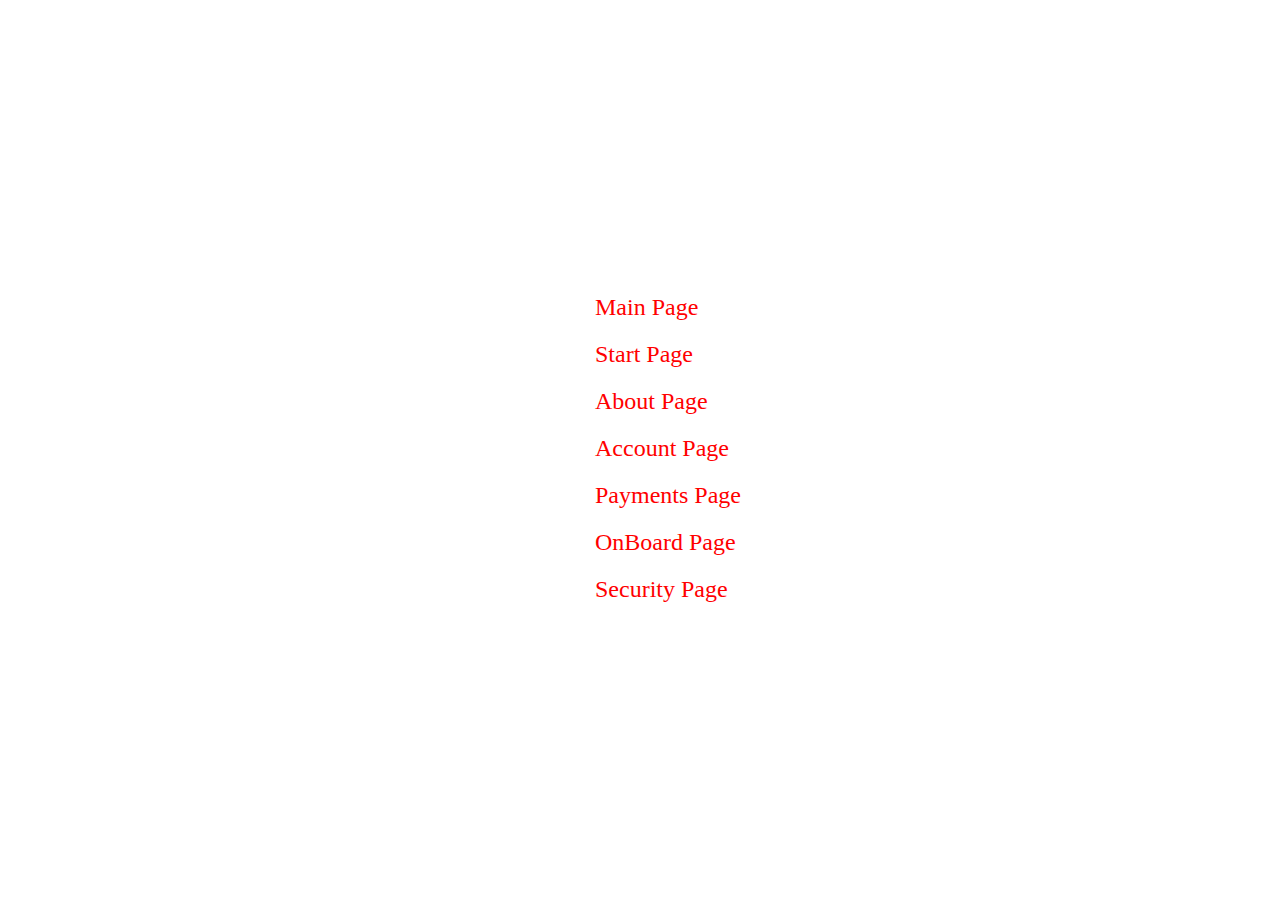
<file: pages.html>
<!DOCTYPE html>
<html lang="en">

<head>
        <meta charset="UTF-8">
        <meta http-equiv="X-UA-Compatible" content="IE=edge">
        <meta name="viewport" content="width=device-width, initial-scale=1.0">
        <title>Document</title>
</head>

<body style="width: 100vw; height: 100vh;">
        <div style="display: flex; justify-content: center; align-items: center; width: 100%; height: 100%;">
                <ul>
                        <li style="list-style: none; margin-bottom: 20px;"><a
                                        style="text-decoration: none; font-size: 24px; color: red;"
                                        href="index.html">Main Page</a></li>
                        <li style="list-style: none; margin-bottom: 20px;"><a
                                        style="text-decoration: none; font-size: 24px; color: red;"
                                        href="start.html">Start Page</a></li>
                        <li style="list-style: none; margin-bottom: 20px;"><a
                                        style="text-decoration: none; font-size: 24px; color: red;"
                                        href="about.html">About Page</a></li>
                        <li style="list-style: none; margin-bottom: 20px;"><a
                                        style="text-decoration: none; font-size: 24px; color: red;"
                                        href="account.html">Account Page</a>
                        </li>
                        <li style="list-style: none; margin-bottom: 20px;"><a
                                        style="text-decoration: none; font-size: 24px; color: red;"
                                        href="payments.html">Payments Page</a>
                        </li>
                        <li style="list-style: none; margin-bottom: 20px;"><a
                                        style="text-decoration: none; font-size: 24px; color: red;"
                                        href="onboard.html">OnBoard Page</a>
                        </li>
                        <li style="list-style: none; margin-bottom: 20px;"><a
                                        style="text-decoration: none; font-size: 24px; color: red;"
                                        href="security.html">Security Page</a>
                        </li>
                </ul>
        </div>
</body>

</html>
</file>
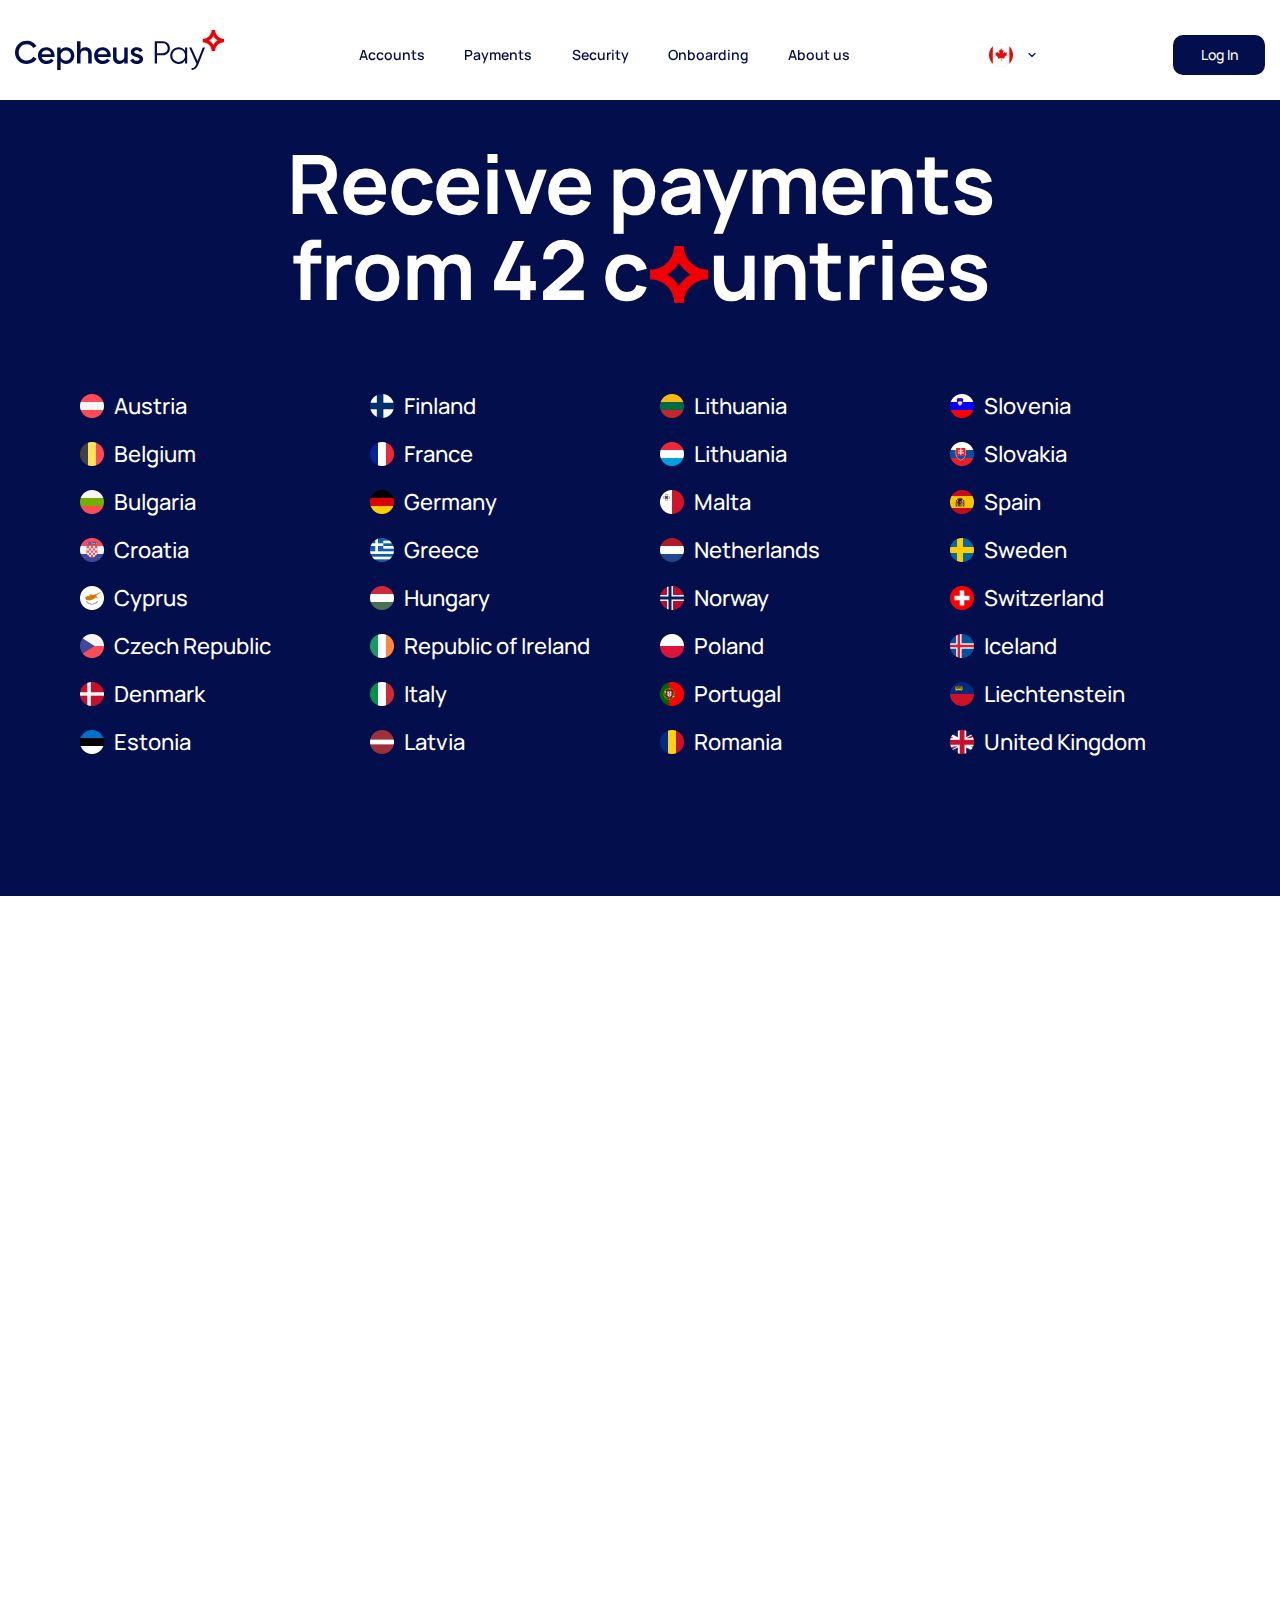
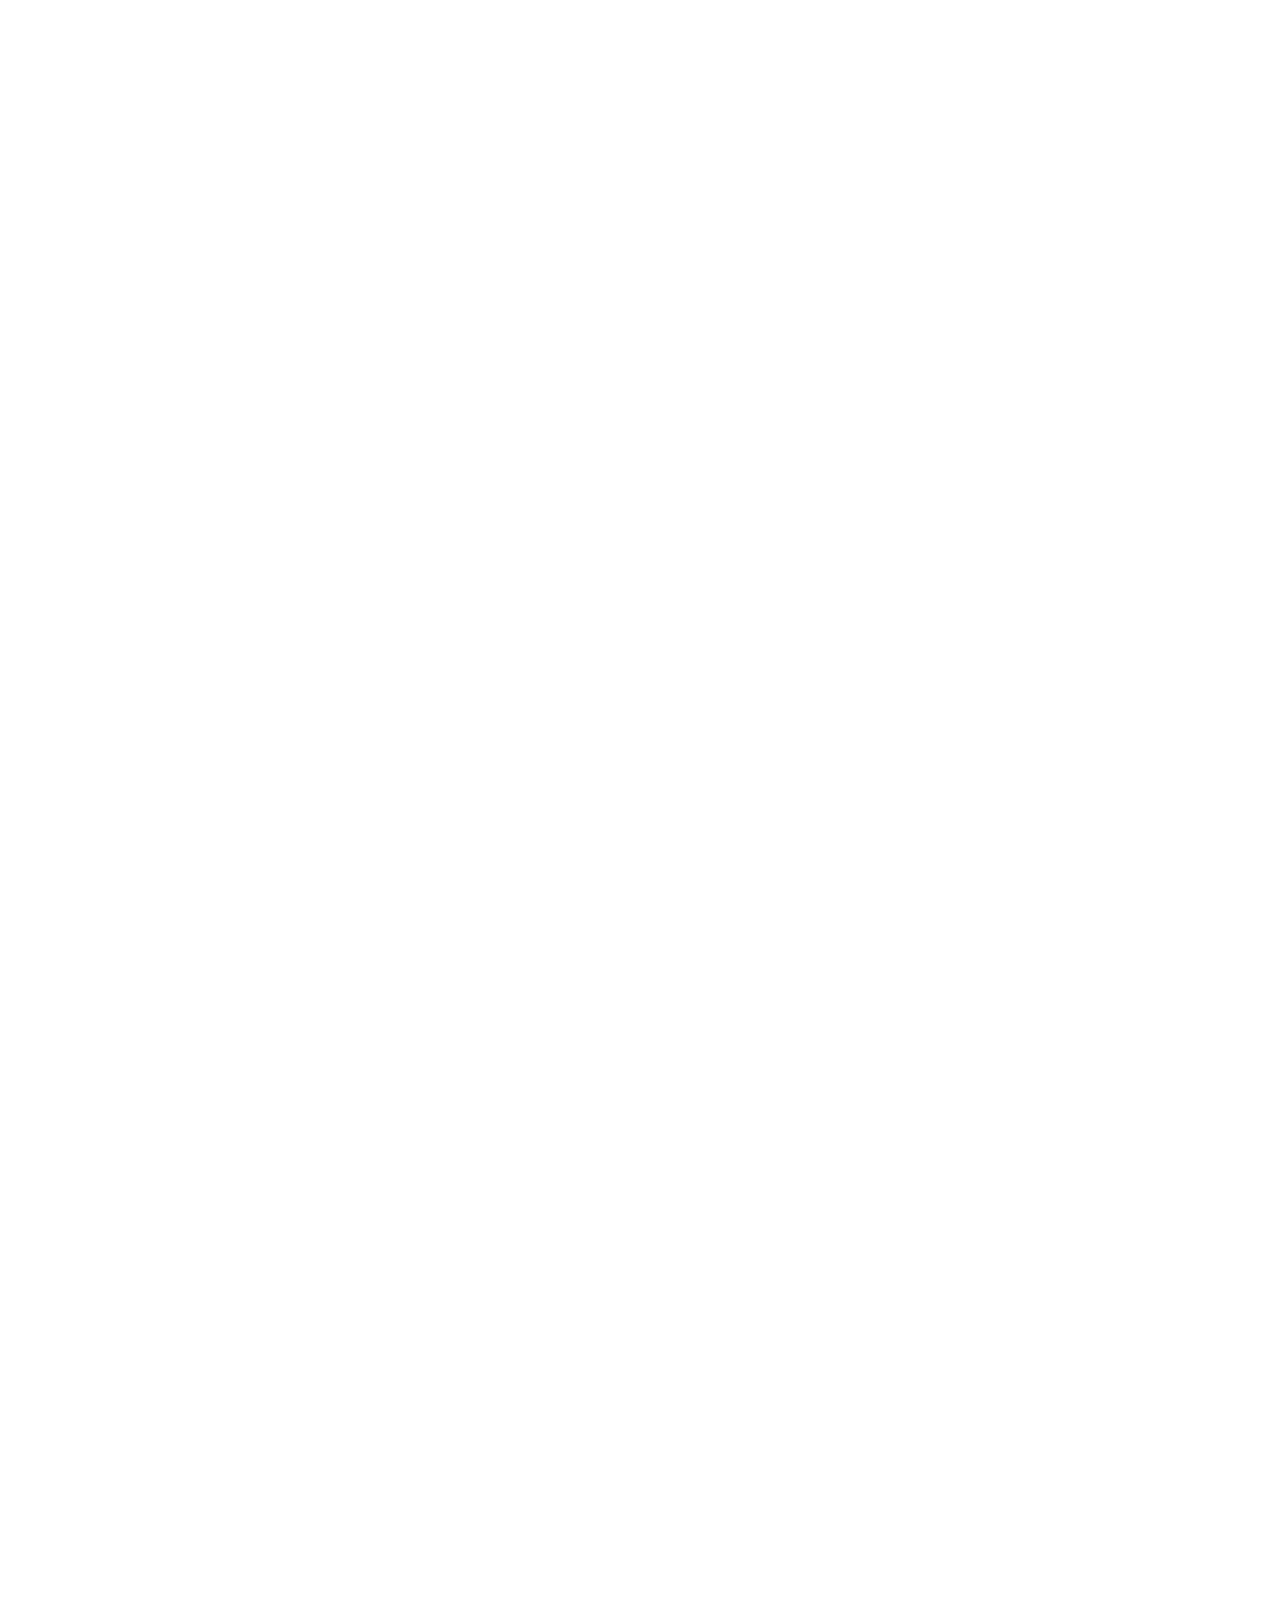
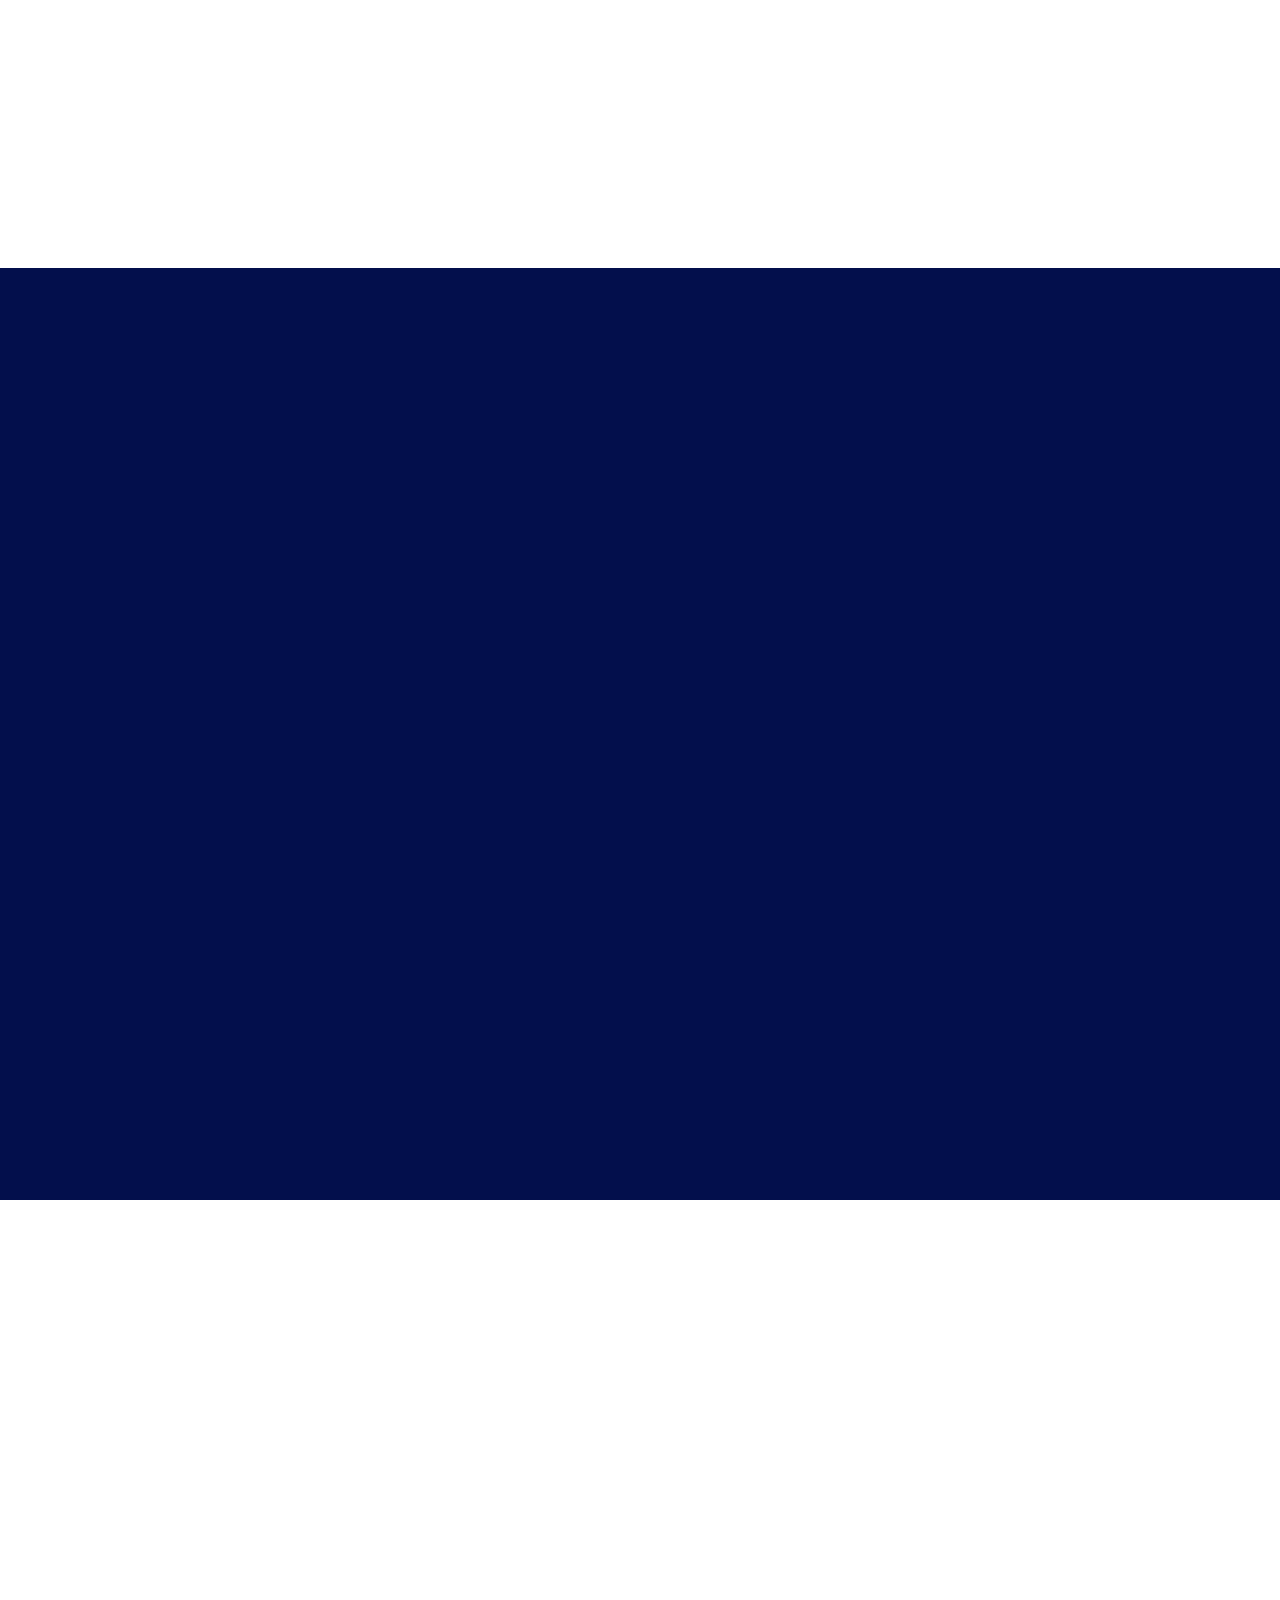
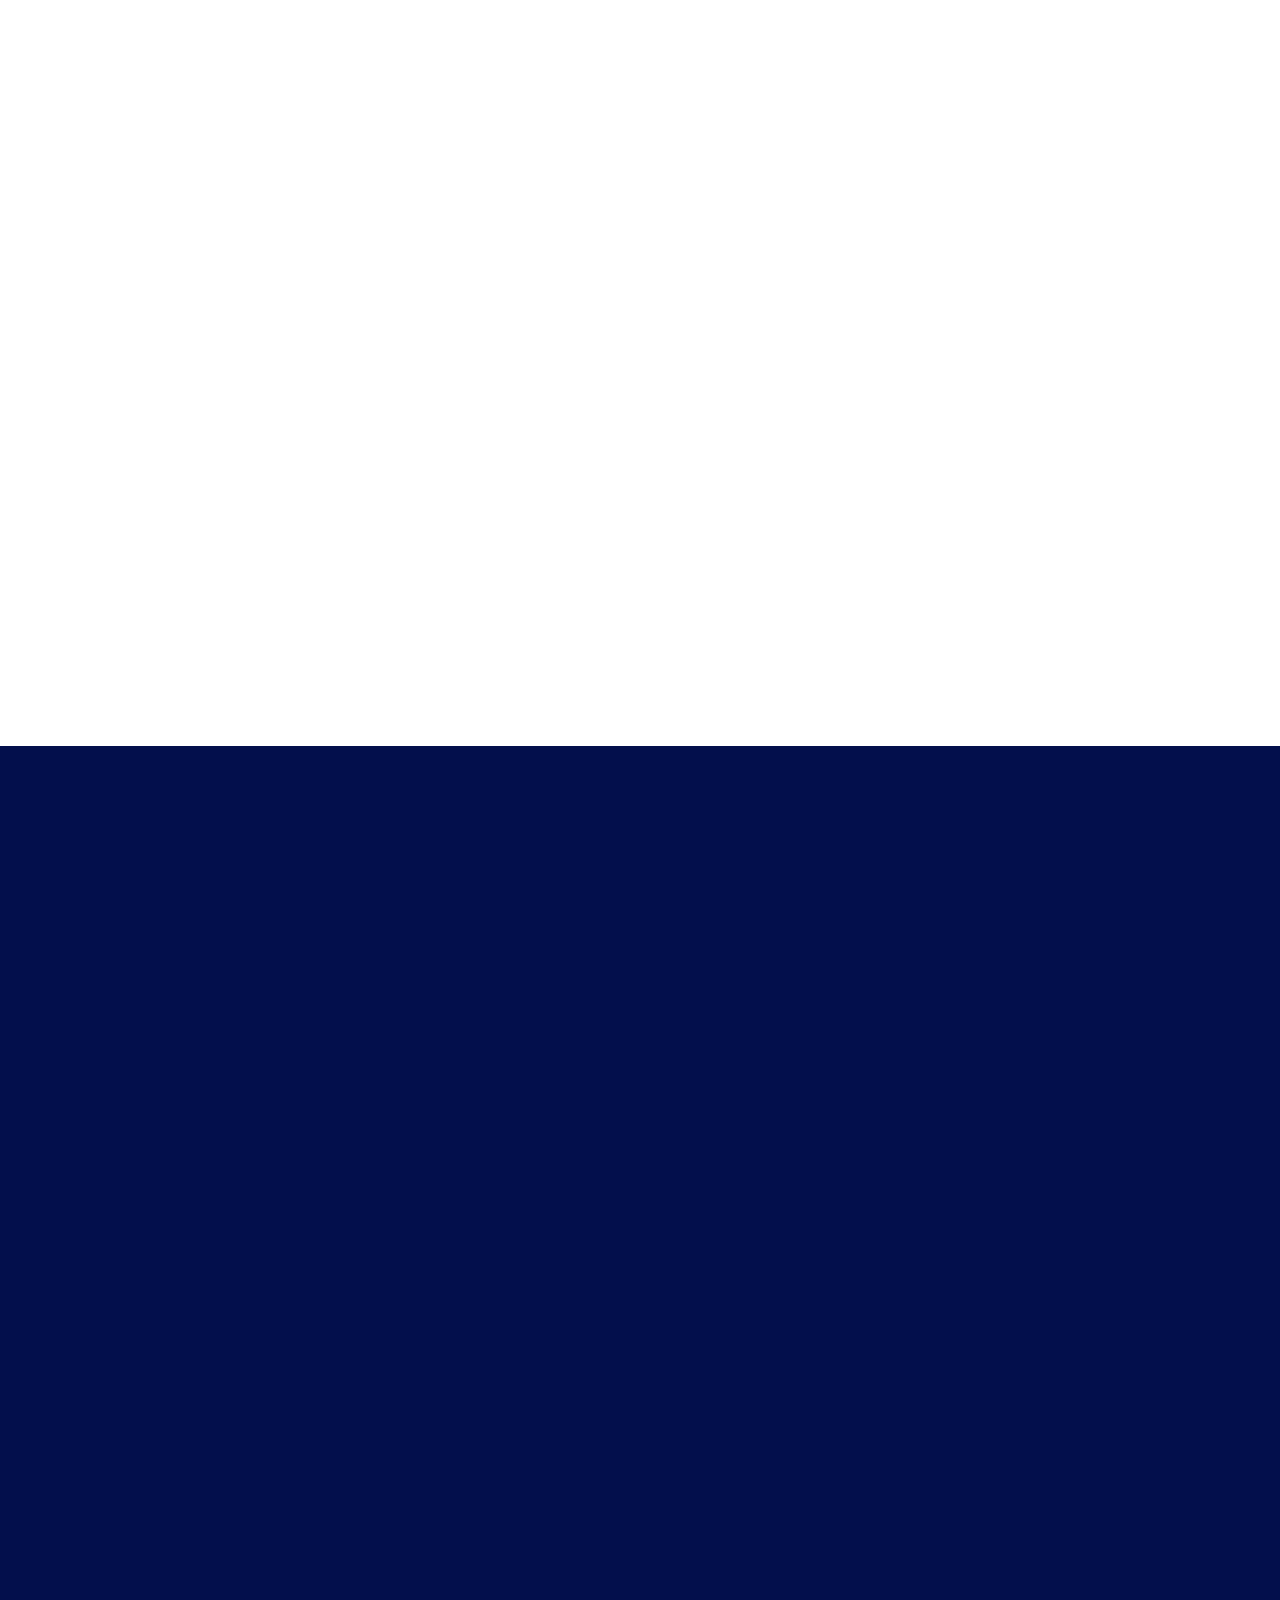
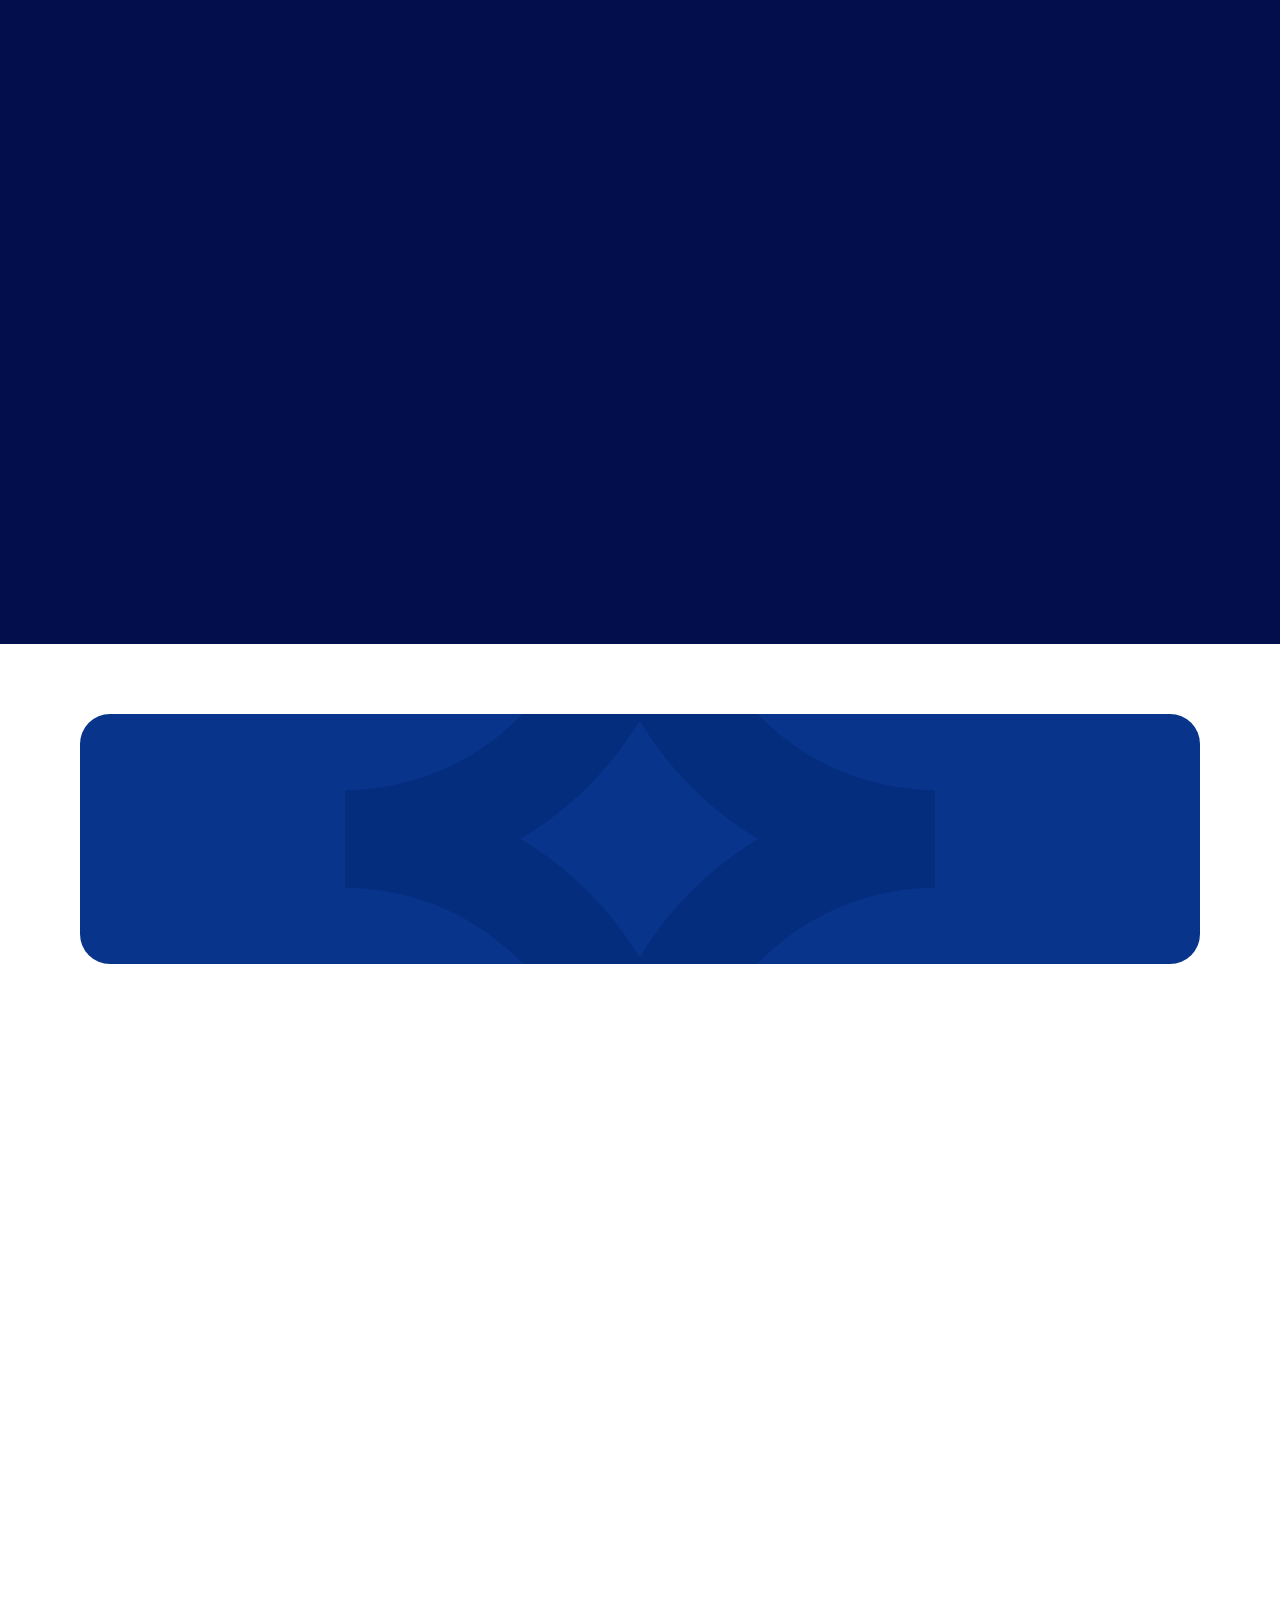
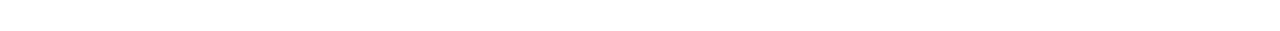
<file: payments.html>
<!DOCTYPE html>
<html lang="en">

<head>
    <meta charset="utf-8">
    <title>Cepheus Pay</title>
    <meta name="description" content="Site slogan">
    <meta name="keywords" content="Site keys">
    <meta http-equiv="X-UA-Compatible" content="IE=edge">
    <meta name="viewport" content="width=device-width, initial-scale=1, maximum-scale=1">
    <meta name="theme-color" content="#fff">
    <meta name="msapplication-navbutton-color" content="#fff">
    <meta name="apple-mobile-web-app-status-bar-style" content="#fff">
    <meta name="theme-color" content="#fff">
    <meta property="og:title" content="Site keys" />
    <meta property="og:description" content="Site slogan" />
    <meta property="og:type" content="website" />
    <meta property="og:url" content="***permalink***" />
    <meta property="og:image" content="***img***" />
    <meta property="og:image:type" content="image/jpeg" />
    <!-- android favicon -->
    <link rel="manifest" href="manifest.json" crossorigin="use-credentials">
    <link rel="icon" type="image/png" sizes="16x16" href="img/favicon/favicon-16x16.png">
    <link rel="icon" type="image/png" sizes="32x32" href="img/favicon/favicon-32x32.png">
    <link rel="icon" type="image/png" sizes="96x96" href="img/favicon/favicon-96x96.png">
    <!-- windows favicon -->
    <meta name="msapplication-config" content="browserconfig.xml">
    <!-- apple favicon -->
    <link rel="apple-touch-icon" sizes="57x57" href="img/favicon/apple-icon-57x57.png">
    <link rel="apple-touch-icon" sizes="60x60" href="img/favicon/apple-icon-60x60.png">
    <link rel="apple-touch-icon" sizes="72x72" href="img/favicon/apple-icon-72x72.png">
    <link rel="apple-touch-icon" sizes="76x76" href="img/favicon/apple-icon-76x76.png">
    <link rel="apple-touch-icon" sizes="114x114" href="img/favicon/apple-icon-114x114.png">
    <link rel="apple-touch-icon" sizes="120x120" href="img/favicon/apple-icon-120x120.png">
    <link rel="apple-touch-icon" sizes="144x144" href="img/favicon/apple-icon-144x144.png">
    <link rel="apple-touch-icon" sizes="152x152" href="img/favicon/apple-icon-152x152.png">
    <link rel="apple-touch-icon" sizes="180x180" href="img/favicon/apple-icon-180x180.png">
    <!-- safari format detection -->
    <meta name="format-detection" content="telephone=no" />
    <meta name="format-detection" content="address=no" />
    <meta name="format-detection" content="email=no" />
    <meta name="format-detection" content="date=no" />
    <!-- css -->
    <link rel="stylesheet" href="css/libs.min.css">
    <link rel="stylesheet" href="css/style.min.css">
</head>

<body class="body loaded">

    <div class="icon-load">
        <svg width="58" height="58" viewBox="0 0 58 58" fill="none" xmlns="http://www.w3.org/2000/svg">
            <path class="preloader preloader-4" fill-rule="evenodd" clip-rule="evenodd"
                d="M58 34V24C44.7452 24 34 13.2548 34 0H24C24 18.7777 39.2223 34 58 34Z" fill="#F0F1F5" />
            <path class="preloader preloader-3" fill-rule="evenodd" clip-rule="evenodd"
                d="M58 24V34C44.7452 34 34 44.7452 34 58H24C24 39.2223 39.2223 24 58 24Z" fill="#F0F1F5" />
            <path class="preloader preloader-2" fill-rule="evenodd" clip-rule="evenodd"
                d="M0 24V34C13.2548 34 24 44.7452 24 58H34C34 39.2223 18.7777 24 0 24Z" fill="#F0F1F5" />
            <path class="preloader preloader-1" fill-rule="evenodd" clip-rule="evenodd"
                d="M0 34V24C13.2548 24 24 13.2548 24 0H34C34 18.7777 18.7777 34 0 34Z" fill="#F0F1F5" />
        </svg>

    </div>

    <div class="main-wrapper">
        <header class="header">
        	<div class="header__background-mobile"></div>
        	<div class="wrapper">
        		<div class="header__wrapper active">
        			<div class="header__burger">
        				<span class="header__burger-item">
        				</span>
        				<span class="header__burger-item">
        				</span>
        				<span class="header__burger-item">
        				</span>
        			</div>
        			<div class="header__logo"><a href="index.html"><img src="img/logo/logo.svg" alt="logo"></a></div>
        			<nav class="header__nav">
        				<ul class="header__list">
        					<li class="header__list-item"><a href="account.html" class="header__list-link">Accounts</a></li>
        					<li class="header__list-item"><a href="payments.html" class="header__list-link">Payments</a></li>
        					<li class="header__list-item"><a href="security.html" class="header__list-link">Security</a></li>
        					<li class="header__list-item"><a href="onboard.html" class="header__list-link">Onboarding</a></li>
        					<li class="header__list-item"><a href="about.html" class="header__list-link">About us</a></li>
        				</ul>
        			</nav>
                    <div class="header__dropdown">
                        <div class="header__banner"><img src="img/main/ca.png" alt=""></div>
                        <div class="header__arrow">
                            <span class="header__lang">Canada</span>
                            <svg width="18" height="18" viewBox="0 0 18 18" fill="none" xmlns="http://www.w3.org/2000/svg">
                                <path d="M6 7.5L9 10.5L12 7.5" stroke="#030F4C" stroke-width="1.15" stroke-linecap="round"
                                      stroke-linejoin="round" />
                            </svg>
                            <div class="header__arrow-abs">
                                <div class="header__arrow-item">
                                    <div class="header__arrow-banner">
                                        <img src="img/main/uk.png">
                                    </div>
                                    <a href="https://cepheus-pay.co.uk">
                                        <span>United Kingdom</span>
                                    </a>
                                </div>
                                <div class="header__arrow-item">
                                    <div class="header__banner">
                                        <img src="img/main/kz.png">
                                    </div>
                                    <a href="https://cepheus-pay.kz">
                                        <span>Kazakhstan</span>
                                    </a>
                                </div>
                                <div class="header__arrow-item">
                                    <div class="header__banner">
                                        <img src="img/main/ca.png">
                                    </div>
                                    <a href="https://cepheus-pay.ca">
                                        <span>Canada</span>
                                    </a>
                                </div>
                            </div>
                        </div>
                    </div>
                    <div class="header__button-wrapper">
        				<a href="https://online.cepheus-pay.ca/"  class="header__button button--dark">Log In</a>
<!--        				<a href="#signup" data-fancybox class="header__button button&#45;&#45;red">Sign Up</a>-->
        			</div>
        			<div class="header__menu ">
        				<nav class="header__nav">
        					<ul class="header__list">
        						<li class="header__list-item"><a href="account.html" class="header__list-link">Accounts</a></li>
        						<li class="header__list-item"><a href="payments.html" class="header__list-link">Payments</a>
        						</li>
        						<li class="header__list-item"><a href="security.html" class="header__list-link">Security</a>
        						</li>
        						<li class="header__list-item"><a href="onboard.html" class="header__list-link">Onboarding</a>
        						</li>
        						<li class="header__list-item"><a href="about.html" class="header__list-link">About us</a></li>
        					</ul>
        				</nav>
        				<div class="header__country">
        					Choose country for your business
        				</div>
        				<ul class="header__country-list">
        					<li class="header__country-item">
        						<img src="img/main/uk.png" alt="">
        						<a href="https://online.cepheus-pay.co.uk/">United Kingdom</a>
        					</li>
        					<li class="header__country-item">
        						<img src="img/main/ca.png" alt="">
        						<a href="https://online.cepheus-pay.ca">Canada</a>
        					</li>
        					<li class="header__country-item">
        						<img src="img/main/kz.png" alt="">
        						<a href="https://online.cepheus-pay.kz">Kazakhstan</a>
        					</li>
        				</ul>
        				<div class="header__button-wrapper">
        					<a href="https://online.cepheus-pay.ca/" class="header__button button--dark">Log In</a>
<!--        					<a href="#signup" data-fancybox class="header__button button&#45;&#45;red">Sign Up</a>-->
        				</div>
        			</div>
        		</div>
        	</div>
        	<div class="popup" id="login">
        		<div class="popup__left">
        			<div class="popup__logo">
        				<svg width="209" height="40" viewBox="0 0 209 40" fill="none" xmlns="http://www.w3.org/2000/svg">
        					<path fill-rule="evenodd" clip-rule="evenodd"
        						d="M11.8009 34.0005C8.40031 34.0005 5.58153 32.8917 3.34454 30.6741C1.13893 28.4781 -0.0678692 25.4854 0.00295014 22.3873C0.00295014 19.1033 1.12144 16.3513 3.35842 14.1314C5.59541 11.9115 8.40956 10.7924 11.8009 10.774C13.7828 10.7588 15.7345 11.2556 17.4639 12.2154C19.1471 13.1268 20.5482 14.4753 21.5168 16.1163L18.2898 17.9738C17.6852 16.8625 16.7725 15.9458 15.6595 15.3319C14.4828 14.6748 13.1513 14.3389 11.8009 14.3584C9.41354 14.3584 7.45532 15.1152 5.92621 16.6288C4.44106 18.1217 3.69964 20.0412 3.70195 22.3873C3.70426 24.7333 4.44568 26.6528 5.92621 28.1458C7.453 29.6593 9.41123 30.4161 11.8009 30.4161C13.1601 30.4355 14.5005 30.0997 15.6873 29.4426C16.8037 28.839 17.7134 27.9192 18.3002 26.8007L21.5168 28.6273C20.5627 30.2768 19.1721 31.6364 17.4951 32.5592C15.7588 33.53 13.7941 34.0273 11.8009 34.0005ZM39.4566 27.0587H26.6177C26.8269 28.174 27.4557 29.1688 28.377 29.8416C29.3744 30.5268 30.5683 30.8743 31.781 30.8323C33.6109 30.8323 34.9989 30.1719 35.945 28.8509L38.8182 30.5124C37.2451 32.8378 34.889 34.0005 31.7498 34.0005C29.1473 34.0005 27.0283 33.2116 25.3928 31.6339C23.7759 30.0368 22.8969 27.8482 22.9638 25.5864C22.9165 23.3531 23.7841 21.1961 25.3685 19.6078C26.937 17.9864 28.9808 17.1758 31.5 17.1758C33.7058 17.1185 35.827 18.0179 37.3087 19.6388C38.828 21.2616 39.6495 23.4074 39.5989 25.6208C39.5945 26.1027 39.5515 26.5835 39.4705 27.0587H39.4566ZM36.0908 24.2414H26.5934C26.774 23.1127 27.3577 22.086 28.2382 21.3484C29.1533 20.628 30.2975 20.2548 31.4653 20.2958C32.5639 20.2693 33.6355 20.6356 34.4842 21.3278C35.3543 22.077 35.9244 23.1108 36.0908 24.2414ZM51.3136 17.1723C53.4732 17.1598 55.5372 18.0547 56.9939 19.6353C58.5475 21.228 59.3924 23.3715 59.3397 25.5864C59.3941 27.8128 58.5454 29.9678 56.9835 31.5685C55.5238 33.1412 53.4589 34.0253 51.3032 34.0005C48.8719 34.0005 46.9888 33.105 45.654 31.3139V39.9826H42.1841V17.5886H45.654V19.8933C46.9726 18.0816 48.8591 17.1746 51.3136 17.1723ZM54.4053 29.2672C52.3598 31.1805 49.1639 31.1805 47.1184 29.2672C46.1619 28.2801 45.6433 26.9547 45.6783 25.5864C45.6348 24.2242 46.1609 22.9046 47.1323 21.9401C49.1562 19.9734 52.3953 19.9734 54.4192 21.9401C55.3893 22.9052 55.9141 24.2247 55.8697 25.5864C55.9061 26.9596 55.3775 28.2884 54.4053 29.2672ZM70.5165 17.1723C72.3903 17.1723 73.8939 17.764 75.0274 18.9473C76.161 20.1307 76.7254 21.736 76.7208 23.7633V33.5843H73.2196V24.1141C73.2196 22.9216 72.8969 22.0043 72.2515 21.3622C71.5397 20.6971 70.5841 20.3502 69.6073 20.4024C68.4836 20.3457 67.3898 20.7719 66.6058 21.572C65.8725 22.3494 65.507 23.4961 65.5093 25.012V33.5843H62.0289V11.1903H65.5162V19.6353C66.5919 17.9956 68.2587 17.1746 70.5165 17.1723ZM82.7829 27.0587H95.6218C95.7011 26.5833 95.744 26.1027 95.7502 25.6208C95.8008 23.4074 94.9792 21.2616 93.46 19.6388C91.9783 18.0179 89.857 17.1185 87.6512 17.1758C85.132 17.1758 83.0882 17.9864 81.5198 19.6078C79.9331 21.2 79.0665 23.3626 79.1186 25.6002C79.052 27.8619 79.931 30.0503 81.5475 31.6476C83.1854 33.2162 85.3078 34.0005 87.915 34.0005C91.0564 34.0005 93.4126 32.8378 94.9833 30.5124L92.1102 28.8509C91.164 30.1719 89.776 30.8323 87.9462 30.8323C86.7335 30.8743 85.5395 30.5268 84.5421 29.8416C83.6209 29.1688 82.992 28.174 82.7829 27.0587ZM82.7447 24.2414H92.2316C92.0657 23.114 91.4998 22.0821 90.6354 21.3312C89.7867 20.6391 88.7152 20.2728 87.6165 20.2992C86.4488 20.2583 85.3045 20.6315 84.3895 21.3519C83.5097 22.0886 82.926 23.114 82.7447 24.2414ZM109.255 17.5886V26.1609C109.253 27.6768 108.883 28.8234 108.145 29.6008C107.362 30.4017 106.267 30.8281 105.143 30.7704C104.162 30.8265 103.201 30.4794 102.485 29.8107C101.84 29.1686 101.517 28.2512 101.517 27.0587V17.5886H98.0473V27.4096C98.0381 29.4369 98.6025 31.0422 99.7407 32.2255C100.879 33.4089 102.382 34.0005 104.252 34.0005C106.512 34.0005 108.18 33.1795 109.255 31.5375V33.5843H112.725V17.5886H109.255ZM119.37 22.0158C119.383 22.5275 119.681 22.99 120.144 23.2163C120.858 23.5977 121.619 23.8878 122.407 24.0797C123.073 24.2266 123.731 24.4081 124.378 24.6232C124.996 24.8446 125.59 25.1281 126.151 25.4695C126.754 25.8234 127.25 26.332 127.587 26.9418C127.928 27.5998 128.086 28.3359 128.045 29.0745C128.095 30.4993 127.42 31.8537 126.248 32.6796C124.935 33.5865 123.36 34.0464 121.761 33.9902C120.332 34.0377 118.917 33.7038 117.663 33.0236C116.556 32.3976 115.684 31.4317 115.179 30.2716L118.18 28.5517C118.717 30.0859 119.911 30.853 121.761 30.853C123.612 30.853 124.527 30.2556 124.506 29.0608C124.506 28.187 123.483 27.499 121.438 26.9968C120.779 26.8391 120.128 26.6473 119.488 26.4223C118.887 26.1948 118.306 25.9163 117.753 25.5899C117.144 25.2533 116.64 24.7555 116.299 24.152C115.96 23.5178 115.798 22.8051 115.831 22.088C115.787 20.7068 116.411 19.3879 117.51 18.538C118.72 17.6188 120.214 17.1435 121.737 17.193C122.983 17.1703 124.214 17.4741 125.304 18.0736C126.319 18.6387 127.15 19.4803 127.698 20.4987L124.759 22.1327C124.225 20.9081 123.215 20.2958 121.73 20.2958C121.133 20.2705 120.542 20.4265 120.037 20.743C119.601 21.0184 119.347 21.5038 119.37 22.0158ZM147.8 11.204H139.732L139.736 33.5843H141.998V25.27H147.803C149.699 25.3137 151.531 24.5863 152.872 23.2567C154.213 21.9272 154.947 20.1115 154.903 18.2318C154.944 16.3533 154.209 14.5397 152.867 13.2124C151.526 11.885 149.695 11.1594 147.8 11.204ZM141.995 23.1681H147.8C149.1 23.2138 150.36 22.7143 151.27 21.7922C152.205 20.8481 152.707 19.5643 152.658 18.2421C152.703 16.9299 152.201 15.6572 151.27 14.7231C150.369 13.7841 149.106 13.272 147.8 13.3161H141.998L141.995 23.1681ZM170.067 20.7169V17.5886H172.197V33.5843H170.067V30.4505C168.584 32.7966 166.412 33.9696 163.55 33.9696C161.33 34.0002 159.195 33.1201 157.651 31.5375C156.054 29.9669 155.176 27.816 155.222 25.5864C155.177 23.357 156.055 21.2064 157.651 19.6353C159.195 18.0527 161.33 17.1727 163.55 17.2033C166.41 17.201 168.582 18.3722 170.067 20.7169ZM159.195 30.0962C161.706 32.5186 165.706 32.5186 168.217 30.0962C169.419 28.9008 170.083 27.2742 170.056 25.5864C170.056 22.1059 167.21 19.2844 163.699 19.2844C160.189 19.2844 157.342 22.1059 157.342 25.5864C157.321 27.2759 157.989 28.9022 159.195 30.0962ZM187.753 17.5782L182.524 30.994L176.455 17.5886H174.196L181.445 33.6806L181.025 34.6713C180.014 37.1183 178.54 38.2271 176.604 37.9978V39.9826C177.98 40.0933 179.347 39.6758 180.421 38.8165C181.645 37.8273 182.575 36.528 183.114 35.0566L190.012 17.5782H187.753Z"
        						fill="#fff" />
        					<path fill-rule="evenodd" clip-rule="evenodd"
        						d="M196.626 0H200.134C200.142 2.33128 201.085 4.56382 202.754 6.20566C204.411 7.84947 206.656 8.77693 209 8.78562V12.2634C204.112 12.2748 200.155 16.2038 200.152 21.049H196.643C196.638 16.1992 192.673 12.2691 187.781 12.2634V8.78562C190.125 8.77821 192.37 7.85197 194.027 6.2091C195.687 4.56111 196.621 2.32883 196.626 0ZM194.089 10.5262C195.847 11.5659 197.32 13.0177 198.378 14.7539C199.431 13.0189 200.898 11.567 202.65 10.5262C200.898 9.48337 199.432 8.03055 198.378 6.2951C197.319 8.03172 195.846 9.48448 194.089 10.5262Z"
        						fill="#F00000" />
        				</svg>
        			</div>
        			<div class="popup__title">
        				<div>Gl<span class="popup__star star"></span>bal</div>
        			</div>
        			<div class="popup__left-pic">
        				<img src="img/popup/image.png" alt="">
        			</div>
        		</div>
        		<div class="popup__right">
        			<h3>
        				Log In
        			</h3>
        			<p class="popup__desc">
        				Managing your finances efficiently
        			</p>
        			<form action="" class="popup__form">
        				<div class="popup__form-top">
        					<div class="popup__input-wrapper">
        						<input type="email" placeholder="Email">
        					</div>
        					<div class="popup__input-wrapper password">
        						<div class="popup__input-abs">
        							<img class="active" src="img/main/eye.svg" alt="">
        							<img class="" src="img/main/eye-closed.svg" alt="">
        						</div>
        						<input type="password" placeholder="Password">
        					</div>
        				</div>
        				<a href="#!" class="popup__password">Forgot Password</a>
        				<div class="popup__input-wrapper">
        					<input type="submit" class="button--red button" value="Log In">
        				</div>
        			</form>
        			<span class="signup">Don't have an account?<a href="#signup" rel='fancy2' data-fancybox>&nbsp;Sign
        					Up</a></span>
        		</div>
        	</div>
        	<div class="popup" id="signup">
        		<div class="popup__left">
        			<div class="popup__logo">
        				<svg width="209" height="40" viewBox="0 0 209 40" fill="none" xmlns="http://www.w3.org/2000/svg">
        					<path fill-rule="evenodd" clip-rule="evenodd"
        						d="M11.8009 34.0005C8.40031 34.0005 5.58153 32.8917 3.34454 30.6741C1.13893 28.4781 -0.0678692 25.4854 0.00295014 22.3873C0.00295014 19.1033 1.12144 16.3513 3.35842 14.1314C5.59541 11.9115 8.40956 10.7924 11.8009 10.774C13.7828 10.7588 15.7345 11.2556 17.4639 12.2154C19.1471 13.1268 20.5482 14.4753 21.5168 16.1163L18.2898 17.9738C17.6852 16.8625 16.7725 15.9458 15.6595 15.3319C14.4828 14.6748 13.1513 14.3389 11.8009 14.3584C9.41354 14.3584 7.45532 15.1152 5.92621 16.6288C4.44106 18.1217 3.69964 20.0412 3.70195 22.3873C3.70426 24.7333 4.44568 26.6528 5.92621 28.1458C7.453 29.6593 9.41123 30.4161 11.8009 30.4161C13.1601 30.4355 14.5005 30.0997 15.6873 29.4426C16.8037 28.839 17.7134 27.9192 18.3002 26.8007L21.5168 28.6273C20.5627 30.2768 19.1721 31.6364 17.4951 32.5592C15.7588 33.53 13.7941 34.0273 11.8009 34.0005ZM39.4566 27.0587H26.6177C26.8269 28.174 27.4557 29.1688 28.377 29.8416C29.3744 30.5268 30.5683 30.8743 31.781 30.8323C33.6109 30.8323 34.9989 30.1719 35.945 28.8509L38.8182 30.5124C37.2451 32.8378 34.889 34.0005 31.7498 34.0005C29.1473 34.0005 27.0283 33.2116 25.3928 31.6339C23.7759 30.0368 22.8969 27.8482 22.9638 25.5864C22.9165 23.3531 23.7841 21.1961 25.3685 19.6078C26.937 17.9864 28.9808 17.1758 31.5 17.1758C33.7058 17.1185 35.827 18.0179 37.3087 19.6388C38.828 21.2616 39.6495 23.4074 39.5989 25.6208C39.5945 26.1027 39.5515 26.5835 39.4705 27.0587H39.4566ZM36.0908 24.2414H26.5934C26.774 23.1127 27.3577 22.086 28.2382 21.3484C29.1533 20.628 30.2975 20.2548 31.4653 20.2958C32.5639 20.2693 33.6355 20.6356 34.4842 21.3278C35.3543 22.077 35.9244 23.1108 36.0908 24.2414ZM51.3136 17.1723C53.4732 17.1598 55.5372 18.0547 56.9939 19.6353C58.5475 21.228 59.3924 23.3715 59.3397 25.5864C59.3941 27.8128 58.5454 29.9678 56.9835 31.5685C55.5238 33.1412 53.4589 34.0253 51.3032 34.0005C48.8719 34.0005 46.9888 33.105 45.654 31.3139V39.9826H42.1841V17.5886H45.654V19.8933C46.9726 18.0816 48.8591 17.1746 51.3136 17.1723ZM54.4053 29.2672C52.3598 31.1805 49.1639 31.1805 47.1184 29.2672C46.1619 28.2801 45.6433 26.9547 45.6783 25.5864C45.6348 24.2242 46.1609 22.9046 47.1323 21.9401C49.1562 19.9734 52.3953 19.9734 54.4192 21.9401C55.3893 22.9052 55.9141 24.2247 55.8697 25.5864C55.9061 26.9596 55.3775 28.2884 54.4053 29.2672ZM70.5165 17.1723C72.3903 17.1723 73.8939 17.764 75.0274 18.9473C76.161 20.1307 76.7254 21.736 76.7208 23.7633V33.5843H73.2196V24.1141C73.2196 22.9216 72.8969 22.0043 72.2515 21.3622C71.5397 20.6971 70.5841 20.3502 69.6073 20.4024C68.4836 20.3457 67.3898 20.7719 66.6058 21.572C65.8725 22.3494 65.507 23.4961 65.5093 25.012V33.5843H62.0289V11.1903H65.5162V19.6353C66.5919 17.9956 68.2587 17.1746 70.5165 17.1723ZM82.7829 27.0587H95.6218C95.7011 26.5833 95.744 26.1027 95.7502 25.6208C95.8008 23.4074 94.9792 21.2616 93.46 19.6388C91.9783 18.0179 89.857 17.1185 87.6512 17.1758C85.132 17.1758 83.0882 17.9864 81.5198 19.6078C79.9331 21.2 79.0665 23.3626 79.1186 25.6002C79.052 27.8619 79.931 30.0503 81.5475 31.6476C83.1854 33.2162 85.3078 34.0005 87.915 34.0005C91.0564 34.0005 93.4126 32.8378 94.9833 30.5124L92.1102 28.8509C91.164 30.1719 89.776 30.8323 87.9462 30.8323C86.7335 30.8743 85.5395 30.5268 84.5421 29.8416C83.6209 29.1688 82.992 28.174 82.7829 27.0587ZM82.7447 24.2414H92.2316C92.0657 23.114 91.4998 22.0821 90.6354 21.3312C89.7867 20.6391 88.7152 20.2728 87.6165 20.2992C86.4488 20.2583 85.3045 20.6315 84.3895 21.3519C83.5097 22.0886 82.926 23.114 82.7447 24.2414ZM109.255 17.5886V26.1609C109.253 27.6768 108.883 28.8234 108.145 29.6008C107.362 30.4017 106.267 30.8281 105.143 30.7704C104.162 30.8265 103.201 30.4794 102.485 29.8107C101.84 29.1686 101.517 28.2512 101.517 27.0587V17.5886H98.0473V27.4096C98.0381 29.4369 98.6025 31.0422 99.7407 32.2255C100.879 33.4089 102.382 34.0005 104.252 34.0005C106.512 34.0005 108.18 33.1795 109.255 31.5375V33.5843H112.725V17.5886H109.255ZM119.37 22.0158C119.383 22.5275 119.681 22.99 120.144 23.2163C120.858 23.5977 121.619 23.8878 122.407 24.0797C123.073 24.2266 123.731 24.4081 124.378 24.6232C124.996 24.8446 125.59 25.1281 126.151 25.4695C126.754 25.8234 127.25 26.332 127.587 26.9418C127.928 27.5998 128.086 28.3359 128.045 29.0745C128.095 30.4993 127.42 31.8537 126.248 32.6796C124.935 33.5865 123.36 34.0464 121.761 33.9902C120.332 34.0377 118.917 33.7038 117.663 33.0236C116.556 32.3976 115.684 31.4317 115.179 30.2716L118.18 28.5517C118.717 30.0859 119.911 30.853 121.761 30.853C123.612 30.853 124.527 30.2556 124.506 29.0608C124.506 28.187 123.483 27.499 121.438 26.9968C120.779 26.8391 120.128 26.6473 119.488 26.4223C118.887 26.1948 118.306 25.9163 117.753 25.5899C117.144 25.2533 116.64 24.7555 116.299 24.152C115.96 23.5178 115.798 22.8051 115.831 22.088C115.787 20.7068 116.411 19.3879 117.51 18.538C118.72 17.6188 120.214 17.1435 121.737 17.193C122.983 17.1703 124.214 17.4741 125.304 18.0736C126.319 18.6387 127.15 19.4803 127.698 20.4987L124.759 22.1327C124.225 20.9081 123.215 20.2958 121.73 20.2958C121.133 20.2705 120.542 20.4265 120.037 20.743C119.601 21.0184 119.347 21.5038 119.37 22.0158ZM147.8 11.204H139.732L139.736 33.5843H141.998V25.27H147.803C149.699 25.3137 151.531 24.5863 152.872 23.2567C154.213 21.9272 154.947 20.1115 154.903 18.2318C154.944 16.3533 154.209 14.5397 152.867 13.2124C151.526 11.885 149.695 11.1594 147.8 11.204ZM141.995 23.1681H147.8C149.1 23.2138 150.36 22.7143 151.27 21.7922C152.205 20.8481 152.707 19.5643 152.658 18.2421C152.703 16.9299 152.201 15.6572 151.27 14.7231C150.369 13.7841 149.106 13.272 147.8 13.3161H141.998L141.995 23.1681ZM170.067 20.7169V17.5886H172.197V33.5843H170.067V30.4505C168.584 32.7966 166.412 33.9696 163.55 33.9696C161.33 34.0002 159.195 33.1201 157.651 31.5375C156.054 29.9669 155.176 27.816 155.222 25.5864C155.177 23.357 156.055 21.2064 157.651 19.6353C159.195 18.0527 161.33 17.1727 163.55 17.2033C166.41 17.201 168.582 18.3722 170.067 20.7169ZM159.195 30.0962C161.706 32.5186 165.706 32.5186 168.217 30.0962C169.419 28.9008 170.083 27.2742 170.056 25.5864C170.056 22.1059 167.21 19.2844 163.699 19.2844C160.189 19.2844 157.342 22.1059 157.342 25.5864C157.321 27.2759 157.989 28.9022 159.195 30.0962ZM187.753 17.5782L182.524 30.994L176.455 17.5886H174.196L181.445 33.6806L181.025 34.6713C180.014 37.1183 178.54 38.2271 176.604 37.9978V39.9826C177.98 40.0933 179.347 39.6758 180.421 38.8165C181.645 37.8273 182.575 36.528 183.114 35.0566L190.012 17.5782H187.753Z"
        						fill="#fff" />
        					<path fill-rule="evenodd" clip-rule="evenodd"
        						d="M196.626 0H200.134C200.142 2.33128 201.085 4.56382 202.754 6.20566C204.411 7.84947 206.656 8.77693 209 8.78562V12.2634C204.112 12.2748 200.155 16.2038 200.152 21.049H196.643C196.638 16.1992 192.673 12.2691 187.781 12.2634V8.78562C190.125 8.77821 192.37 7.85197 194.027 6.2091C195.687 4.56111 196.621 2.32883 196.626 0ZM194.089 10.5262C195.847 11.5659 197.32 13.0177 198.378 14.7539C199.431 13.0189 200.898 11.567 202.65 10.5262C200.898 9.48337 199.432 8.03055 198.378 6.2951C197.319 8.03172 195.846 9.48448 194.089 10.5262Z"
        						fill="#F00000" />
        				</svg>
        			</div>
        			<div class="popup__title">
        				<div>Gl<span class="popup__star star"></span>bal</div>
        			</div>
        			<div class="popup__left-pic">
        				<img src="img/popup/image.png" alt="">
        			</div>
        		</div>
        		<div class="popup__right">
        			<h3>
        				Create Account
        			</h3>
        			<p class="popup__desc">
        				Managing your finances efficiently
        			</p>
        			<form action="" class="popup__form">
        				<div class="popup__form-top">
        					<div class="popup__input-wrapper">
        						<input type="email" placeholder="Email">
        					</div>
        					<div class="popup__input-wrapper password">
        						<div class="popup__input-abs">
        							<img class="active" src="img/main/eye.svg" alt="">
        							<img class="" src="img/main/eye-closed.svg" alt="">
        						</div>
        						<input type="password" minlength="8" placeholder="Password">
        						<div class="popup__invalid-password">
        							Create a password with at least 8 characters
        						</div>
        					</div>
        					<div class="popup__input-wrapper repassword">
        						<div class="popup__input-abs">
        							<img class="active" src="img/main/eye.svg" alt="">
        							<img class="" src="img/main/eye-closed.svg" alt="">
        						</div>
        						<input type="password" minlength="8" placeholder="Re-password">
        						<div class="popup__invalid-password">
        							Create a password with at least 8 characters
        						</div>
        					</div>
        					<label for="checkbox" class="popup__checkbox">Tick to agree with <a href="#!">Terms of Use</a> and
        						<a href="#!">Privacy Policy</a>
        						<input type="checkbox" id="checkbox">
        						<div class="popup__checkbox-fake"></div>
        					</label>
        					<div class="popup__input-wrapper">
        						<input type="submit" class="button--red button" value="Sign Up">
        					</div>
        				</div>
        			</form>
        			<span class="signin">Already have an account?<a href="#login" rel='fancy1' data-fancybox>&nbsp;Sign
        					In</a></span>
        		</div>
        	</div>
        </header>
        <main class="main">
            <!-- <section class="payments-hero">
                <div class="wrapper">
                    <h2 class="payments-hero__title wow fadeInUp">
                        Payments
                    </h2>
                    <p class="payments-hero__desc wow fadeInUp" data-wow-delay=".5s">
                        Cepheus Pay offers solutions for personal and business accounts
                    </p>
                </div>
            </section> -->
            <section class="payments-countries">
                <div class="wrapper">
                    <h2 class="section payments-countries__title wow fadeInUp">
                        Receive payments
                        from 42 <div style="display: inline-block;">c<span class="star payments-hero__star"></span>untries</div>
                    </h2>
                    <ul class="payments-countries__list desktop wow fadeInUp" data-wow-delay=".5s">
                        <li class="payments-countries__list-item">
                            <div class="payments-countries__list-pic"><img src="img/payments/flag-1.png" alt=""></div>
                            <div class="payments-countries__list-country">Austria</div>
                        </li>
                        <li class="payments-countries__list-item">
                            <div class="payments-countries__list-pic"><img src="img/payments/flag-2.png" alt=""></div>
                            <div class="payments-countries__list-country">Belgium</div>
                        </li>
                        <li class="payments-countries__list-item">
                            <div class="payments-countries__list-pic"><img src="img/payments/flag-3.png" alt=""></div>
                            <div class="payments-countries__list-country">Bulgaria</div>
                        </li>
                        <li class="payments-countries__list-item">
                            <div class="payments-countries__list-pic"><img src="img/payments/flag-4.png" alt=""></div>
                            <div class="payments-countries__list-country">Croatia</div>
                        </li>
                        <li class="payments-countries__list-item">
                            <div class="payments-countries__list-pic"><img src="img/payments/flag-5.png" alt=""></div>
                            <div class="payments-countries__list-country">Cyprus</div>
                        </li>
                        <li class="payments-countries__list-item">
                            <div class="payments-countries__list-pic"><img src="img/payments/flag-6.png" alt=""></div>
                            <div class="payments-countries__list-country">Czech Republic</div>
                        </li>
                        <li class="payments-countries__list-item">
                            <div class="payments-countries__list-pic"><img src="img/payments/flag-7.png" alt=""></div>
                            <div class="payments-countries__list-country">Denmark</div>
                        </li>
                        <li class="payments-countries__list-item">
                            <div class="payments-countries__list-pic"><img src="img/payments/flag-8.png" alt=""></div>
                            <div class="payments-countries__list-country">Estonia</div>
                        </li>
                        <li class="payments-countries__list-item">
                            <div class="payments-countries__list-pic"><img src="img/payments/flag-9.png" alt=""></div>
                            <div class="payments-countries__list-country">Finland</div>
                        </li>
                        <li class="payments-countries__list-item">
                            <div class="payments-countries__list-pic"><img src="img/payments/flag-10.png" alt=""></div>
                            <div class="payments-countries__list-country">France</div>
                        </li>
                        <li class="payments-countries__list-item">
                            <div class="payments-countries__list-pic"><img src="img/payments/flag-11.png" alt=""></div>
                            <div class="payments-countries__list-country">Germany</div>
                        </li>
                        <li class="payments-countries__list-item">
                            <div class="payments-countries__list-pic"><img src="img/payments/flag-12.png" alt=""></div>
                            <div class="payments-countries__list-country">Greece</div>
                        </li>
                        <li class="payments-countries__list-item">
                            <div class="payments-countries__list-pic"><img src="img/payments/flag-13.png" alt=""></div>
                            <div class="payments-countries__list-country">Hungary</div>
                        </li>
                        <li class="payments-countries__list-item">
                            <div class="payments-countries__list-pic"><img src="img/payments/flag-14.png" alt=""></div>
                            <div class="payments-countries__list-country">Republic of Ireland</div>
                        </li>
                        <li class="payments-countries__list-item">
                            <div class="payments-countries__list-pic"><img src="img/payments/flag-15.png" alt=""></div>
                            <div class="payments-countries__list-country">Italy</div>
                        </li>
                        <li class="payments-countries__list-item">
                            <div class="payments-countries__list-pic"><img src="img/payments/flag-16.png" alt=""></div>
                            <div class="payments-countries__list-country">Latvia</div>
                        </li>
                        <li class="payments-countries__list-item">
                            <div class="payments-countries__list-pic"><img src="img/payments/flag-17.png" alt=""></div>
                            <div class="payments-countries__list-country">Lithuania</div>
                        </li>
                        <li class="payments-countries__list-item">
                            <div class="payments-countries__list-pic"><img src="img/payments/flag-18.png" alt=""></div>
                            <div class="payments-countries__list-country">Lithuania</div>
                        </li>
                        <li class="payments-countries__list-item">
                            <div class="payments-countries__list-pic"><img src="img/payments/flag-19.png" alt=""></div>
                            <div class="payments-countries__list-country">Malta</div>
                        </li>
                        <li class="payments-countries__list-item">
                            <div class="payments-countries__list-pic"><img src="img/payments/flag-20.png" alt=""></div>
                            <div class="payments-countries__list-country">Netherlands</div>
                        </li>
                        <li class="payments-countries__list-item">
                            <div class="payments-countries__list-pic"><img src="img/payments/flag-21.png" alt=""></div>
                            <div class="payments-countries__list-country">Norway</div>
                        </li>
                        <li class="payments-countries__list-item">
                            <div class="payments-countries__list-pic"><img src="img/payments/flag-22.png" alt=""></div>
                            <div class="payments-countries__list-country">Poland</div>
                        </li>
                        <li class="payments-countries__list-item">
                            <div class="payments-countries__list-pic"><img src="img/payments/flag-23.png" alt=""></div>
                            <div class="payments-countries__list-country">Portugal</div>
                        </li>
                        <li class="payments-countries__list-item">
                            <div class="payments-countries__list-pic"><img src="img/payments/flag-24.png" alt=""></div>
                            <div class="payments-countries__list-country">Romania</div>
                        </li>
                        <li class="payments-countries__list-item">
                            <div class="payments-countries__list-pic"><img src="img/payments/flag-25.png" alt=""></div>
                            <div class="payments-countries__list-country">Slovenia</div>
                        </li>
                        <li class="payments-countries__list-item">
                            <div class="payments-countries__list-pic"><img src="img/payments/flag-26.png" alt=""></div>
                            <div class="payments-countries__list-country">Slovakia</div>
                        </li>
                        <li class="payments-countries__list-item">
                            <div class="payments-countries__list-pic"><img src="img/payments/flag-27.png" alt=""></div>
                            <div class="payments-countries__list-country">Spain</div>
                        </li>
                        <li class="payments-countries__list-item">
                            <div class="payments-countries__list-pic"><img src="img/payments/flag-28.png" alt=""></div>
                            <div class="payments-countries__list-country">Sweden</div>
                        </li>
                        <li class="payments-countries__list-item">
                            <div class="payments-countries__list-pic"><img src="img/payments/flag-29.png" alt=""></div>
                            <div class="payments-countries__list-country">Switzerland</div>
                        </li>
                        <li class="payments-countries__list-item">
                            <div class="payments-countries__list-pic"><img src="img/payments/flag-30.png" alt=""></div>
                            <div class="payments-countries__list-country">Iceland</div>
                        </li>
                        <li class="payments-countries__list-item">
                            <div class="payments-countries__list-pic"><img src="img/payments/flag-31.png" alt=""></div>
                            <div class="payments-countries__list-country">Liechtenstein</div>
                        </li>
                        <li class="payments-countries__list-item">
                            <div class="payments-countries__list-pic"><img src="img/payments/flag-32.png" alt=""></div>
                            <div class="payments-countries__list-country">United Kingdom</div>
                        </li>
                    </ul>
                    <ul class="payments-countries__list mobile slick-dark">
                        <div class="mobile__item">
                            <li class="payments-countries__list-item">
                                <div class="payments-countries__list-pic"><img src="img/payments/flag-1.png" alt=""></div>
                                <div class="payments-countries__list-country">Austria</div>
                            </li>
                            <li class="payments-countries__list-item">
                                <div class="payments-countries__list-pic"><img src="img/payments/flag-2.png" alt=""></div>
                                <div class="payments-countries__list-country">Belgium</div>
                            </li>
                            <li class="payments-countries__list-item">
                                <div class="payments-countries__list-pic"><img src="img/payments/flag-3.png" alt=""></div>
                                <div class="payments-countries__list-country">Bulgaria</div>
                            </li>
                            <li class="payments-countries__list-item">
                                <div class="payments-countries__list-pic"><img src="img/payments/flag-4.png" alt=""></div>
                                <div class="payments-countries__list-country">Croatia</div>
                            </li>
                            <li class="payments-countries__list-item">
                                <div class="payments-countries__list-pic"><img src="img/payments/flag-5.png" alt=""></div>
                                <div class="payments-countries__list-country">Cyprus</div>
                            </li>
                            <li class="payments-countries__list-item">
                                <div class="payments-countries__list-pic"><img src="img/payments/flag-6.png" alt=""></div>
                                <div class="payments-countries__list-country">Czech Republic</div>
                            </li>
                            <li class="payments-countries__list-item">
                                <div class="payments-countries__list-pic"><img src="img/payments/flag-7.png" alt=""></div>
                                <div class="payments-countries__list-country">Denmark</div>
                            </li>
                            <li class="payments-countries__list-item">
                                <div class="payments-countries__list-pic"><img src="img/payments/flag-8.png" alt=""></div>
                                <div class="payments-countries__list-country">Estonia</div>
                            </li>
                            <li class="payments-countries__list-item">
                                <div class="payments-countries__list-pic"><img src="img/payments/flag-9.png" alt=""></div>
                                <div class="payments-countries__list-country">Finland</div>
                            </li>
                            <li class="payments-countries__list-item">
                                <div class="payments-countries__list-pic"><img src="img/payments/flag-10.png" alt=""></div>
                                <div class="payments-countries__list-country">France</div>
                            </li>
                            <li class="payments-countries__list-item">
                                <div class="payments-countries__list-pic"><img src="img/payments/flag-11.png" alt=""></div>
                                <div class="payments-countries__list-country">Germany</div>
                            </li>
                            <li class="payments-countries__list-item">
                                <div class="payments-countries__list-pic"><img src="img/payments/flag-12.png" alt=""></div>
                                <div class="payments-countries__list-country">Greece</div>
                            </li>
                            <li class="payments-countries__list-item">
                                <div class="payments-countries__list-pic"><img src="img/payments/flag-13.png" alt=""></div>
                                <div class="payments-countries__list-country">Hungary</div>
                            </li>
                            <li class="payments-countries__list-item">
                                <div class="payments-countries__list-pic"><img src="img/payments/flag-14.png" alt=""></div>
                                <div class="payments-countries__list-country">Republic of Ireland</div>
                            </li>
                            <li class="payments-countries__list-item">
                                <div class="payments-countries__list-pic"><img src="img/payments/flag-15.png" alt=""></div>
                                <div class="payments-countries__list-country">Italy</div>
                            </li>
                            <li class="payments-countries__list-item">
                                <div class="payments-countries__list-pic"><img src="img/payments/flag-16.png" alt=""></div>
                                <div class="payments-countries__list-country">Latvia</div>
                            </li>
                            <li class="payments-countries__list-item">
                                <div class="payments-countries__list-pic"><img src="img/payments/flag-17.png" alt=""></div>
                                <div class="payments-countries__list-country">Lithuania</div>
                            </li>
                            <li class="payments-countries__list-item">
                                <div class="payments-countries__list-pic"><img src="img/payments/flag-18.png" alt=""></div>
                                <div class="payments-countries__list-country">Lithuania</div>
                            </li>
                            <li class="payments-countries__list-item">
                                <div class="payments-countries__list-pic"><img src="img/payments/flag-19.png" alt=""></div>
                                <div class="payments-countries__list-country">Malta</div>
                            </li>
                            <li class="payments-countries__list-item">
                                <div class="payments-countries__list-pic"><img src="img/payments/flag-20.png" alt=""></div>
                                <div class="payments-countries__list-country">Netherlands</div>
                            </li>
                            <li class="payments-countries__list-item">
                                <div class="payments-countries__list-pic"><img src="img/payments/flag-21.png" alt=""></div>
                                <div class="payments-countries__list-country">Norway</div>
                            </li>
                            <li class="payments-countries__list-item">
                                <div class="payments-countries__list-pic"><img src="img/payments/flag-22.png" alt=""></div>
                                <div class="payments-countries__list-country">Poland</div>
                            </li>
                        </div>
                        <div class="mobile__item">
                            <li class="payments-countries__list-item">
                                <div class="payments-countries__list-pic"><img src="img/payments/flag-23.png" alt=""></div>
                                <div class="payments-countries__list-country">Portugal</div>
                            </li>
                            <li class="payments-countries__list-item">
                                <div class="payments-countries__list-pic"><img src="img/payments/flag-24.png" alt=""></div>
                                <div class="payments-countries__list-country">Romania</div>
                            </li>
                            <li class="payments-countries__list-item">
                                <div class="payments-countries__list-pic"><img src="img/payments/flag-25.png" alt=""></div>
                                <div class="payments-countries__list-country">Slovenia</div>
                            </li>
                            <li class="payments-countries__list-item">
                                <div class="payments-countries__list-pic"><img src="img/payments/flag-26.png" alt=""></div>
                                <div class="payments-countries__list-country">Slovakia</div>
                            </li>
                            <li class="payments-countries__list-item">
                                <div class="payments-countries__list-pic"><img src="img/payments/flag-27.png" alt=""></div>
                                <div class="payments-countries__list-country">Spain</div>
                            </li>
                            <li class="payments-countries__list-item">
                                <div class="payments-countries__list-pic"><img src="img/payments/flag-28.png" alt=""></div>
                                <div class="payments-countries__list-country">Sweden</div>
                            </li>
                            <li class="payments-countries__list-item">
                                <div class="payments-countries__list-pic"><img src="img/payments/flag-29.png" alt=""></div>
                                <div class="payments-countries__list-country">Switzerland</div>
                            </li>
                            <li class="payments-countries__list-item">
                                <div class="payments-countries__list-pic"><img src="img/payments/flag-30.png" alt=""></div>
                                <div class="payments-countries__list-country">Iceland</div>
                            </li>
                            <li class="payments-countries__list-item">
                                <div class="payments-countries__list-pic"><img src="img/payments/flag-31.png" alt=""></div>
                                <div class="payments-countries__list-country">Liechtenstein</div>
                            </li>
                            <li class="payments-countries__list-item">
                                <div class="payments-countries__list-pic"><img src="img/payments/flag-32.png" alt=""></div>
                                <div class="payments-countries__list-country">United Kingdom</div>
                            </li>
                        </div>
                    </ul>
                </div>
            </section>
            <section class="payments-any">
                <div class="wrapper">
                    <h2 class="section payments-any__title wow fadeInUp">
                        Make payments<br>
                        to any of the 110 <div style="display: inline-block;">c<span
                                class="payments-hero__star star"></span>untries</div>
                    </h2>
                    <div class="payments-any__wrapper ">
                        <div class="payments-any__item wow fadeInUp" data-wow-delay=".5s">
                            <h3 class="payments-any__subtitle">
                                In Europe, Middle East, and North Africa
                            </h3>
                            <ul class="payments-any__list list-1 desktop">
                                <li class="payments-any__list-item">Andorra</li>
                                <li class="payments-any__list-item">Austria</li>
                                <li class="payments-any__list-item">Belgium</li>
                                <li class="payments-any__list-item">Bulgaria</li>
                                <li class="payments-any__list-item">Croatia</li>
                                <li class="payments-any__list-item">Cyprus</li>
                                <li class="payments-any__list-item">Czech Republic</li>
                                <li class="payments-any__list-item">Denmark</li>
                                <li class="payments-any__list-item">Estonia</li>
                                <li class="payments-any__list-item">Finland</li>
                                <li class="payments-any__list-item">France</li>
                                <li class="payments-any__list-item">Germany</li>
                                <li class="payments-any__list-item">Greece</li>
                                <li class="payments-any__list-item">Hungary</li>
                                <li class="payments-any__list-item">Iceland</li>
                                <li class="payments-any__list-item">Ireland</li>
                                <li class="payments-any__list-item">Israel</li>
                                <li class="payments-any__list-item">Italy</li>
                                <li class="payments-any__list-item">Latvia</li>
                                <li class="payments-any__list-item">Liechtenstein</li>
                                <li class="payments-any__list-item">Lithuania</li>
                                <li class="payments-any__list-item">Luxembourg</li>
                                <li class="payments-any__list-item">Malta</li>
                                <li class="payments-any__list-item">Monaco</li>
                                <li class="payments-any__list-item">Morocco</li>
                                <li class="payments-any__list-item">Netherlands</li>
                                <li class="payments-any__list-item">Norway</li>
                                <li class="payments-any__list-item">Oman</li>
                                <li class="payments-any__list-item">Poland</li>
                                <li class="payments-any__list-item">Portugal</li>
                                <li class="payments-any__list-item">Romania</li>
                                <li class="payments-any__list-item">San Marino</li>
                                <li class="payments-any__list-item">Saudi Arabia</li>
                                <li class="payments-any__list-item">Slovakia</li>
                                <li class="payments-any__list-item">Slovenia</li>
                                <li class="payments-any__list-item">Spain</li>
                                <li class="payments-any__list-item">Sweden</li>
                                <li class="payments-any__list-item">Switzerland</li>
                                <li class="payments-any__list-item">Tunisia</li>
                                <li class="payments-any__list-item">Turkey</li>
                                <li class="payments-any__list-item">UAE</li>
                                <li class="payments-any__list-item">United Kingdom</li>
                                <li class="payments-any__list-item">Uzbekistan</li>
                                <li class="payments-any__list-item">Vatican</li>
                            </ul>
                            <ul class="payments-any__list list-1 mobile">
                                <div class="mobile__item">
                                    <li class="payments-any__list-item">Andorra</li>
                                    <li class="payments-any__list-item">Austria</li>
                                    <li class="payments-any__list-item">Belgium</li>
                                    <li class="payments-any__list-item">Bulgaria</li>
                                    <li class="payments-any__list-item">Croatia</li>
                                    <li class="payments-any__list-item">Cyprus</li>
                                    <li class="payments-any__list-item">Czech Republic</li>
                                    <li class="payments-any__list-item">Denmark</li>
                                    <li class="payments-any__list-item">Estonia</li>
                                    <li class="payments-any__list-item">Finland</li>
                                    <li class="payments-any__list-item">France</li>
                                    <li class="payments-any__list-item">Germany</li>
                                    <li class="payments-any__list-item">Greece</li>
                                    <li class="payments-any__list-item">Hungary</li>
                                </div>
                                <div class="payments-any__more accordion-item">
                                    <p class="accordion-header">
                                        Show more
                                        <svg width="24" height="24" viewBox="0 0 24 24" fill="none"
                                            xmlns="http://www.w3.org/2000/svg">
                                            <path d="M3 7.5L12.011 16.5L21 7.5" stroke="red" stroke-width="1.15"
                                                stroke-linecap="round" stroke-linejoin="round" />
                                        </svg>
                                    </p>
                                    <div class="mobile__item accordion-content">
                                        <li class="payments-any__list-item">Iceland</li>
                                        <li class="payments-any__list-item">Ireland</li>
                                        <li class="payments-any__list-item">Israel</li>
                                        <li class="payments-any__list-item">Italy</li>
                                        <li class="payments-any__list-item">Latvia</li>
                                        <li class="payments-any__list-item">Liechtenstein</li>
                                        <li class="payments-any__list-item">Lithuania</li>
                                        <li class="payments-any__list-item">Luxembourg</li>
                                        <li class="payments-any__list-item">Malta</li>
                                        <li class="payments-any__list-item">Monaco</li>
                                        <li class="payments-any__list-item">Morocco</li>
                                        <li class="payments-any__list-item">Netherlands</li>
                                        <li class="payments-any__list-item">Norway</li>
                                        <li class="payments-any__list-item">Oman</li>
                                        <li class="payments-any__list-item">Poland</li>
                                        <li class="payments-any__list-item">Portugal</li>
                                        <li class="payments-any__list-item">Romania</li>
                                        <li class="payments-any__list-item">San Marino</li>
                                        <li class="payments-any__list-item">Saudi Arabia</li>
                                        <li class="payments-any__list-item">Slovakia</li>
                                        <li class="payments-any__list-item">Slovenia</li>
                                        <li class="payments-any__list-item">Spain</li>
                                        <li class="payments-any__list-item">Sweden</li>
                                        <li class="payments-any__list-item">Switzerland</li>
                                        <li class="payments-any__list-item">Tunisia</li>
                                        <li class="payments-any__list-item">Turkey</li>
                                        <li class="payments-any__list-item">UAE</li>
                                        <li class="payments-any__list-item">United Kingdom</li>
                                        <li class="payments-any__list-item">Uzbekistan</li>
                                        <li class="payments-any__list-item">Vatican</li>
                                    </div>
                                </div>
                            </ul>
                        </div>
                        <div class="payments-any__item wow fadeInUp" data-wow-delay=".5s">
                            <h3 class="payments-any__subtitle">
                                In Americas
                            </h3>
                            <ul class="payments-any__list list-2 desktop">
                                <li class="payments-any__list-item">Argentina</li>
                                <li class="payments-any__list-item">Bolivia</li>
                                <li class="payments-any__list-item">Brazil</li>
                                <li class="payments-any__list-item">Canada</li>
                                <li class="payments-any__list-item">Chile</li>
                                <li class="payments-any__list-item">Colombia</li>
                                <li class="payments-any__list-item">Costa Rica</li>
                                <li class="payments-any__list-item">Ecuador</li>
                                <li class="payments-any__list-item">El Salvador</li>
                                <li class="payments-any__list-item">Jamaica</li>
                                <li class="payments-any__list-item">Guatemala</li>
                                <li class="payments-any__list-item">Haiti</li>
                                <li class="payments-any__list-item">Mexico</li>
                                <li class="payments-any__list-item">Nicaragua</li>
                                <li class="payments-any__list-item">Peru</li>
                                <li class="payments-any__list-item">Uruguay</li>
                                <li class="payments-any__list-item">United States of America</li>
                            </ul>
                            <ul class="payments-any__list list-2 mobile">
                                <div class="mobile__item">
                                    <li class="payments-any__list-item">Argentina</li>
                                    <li class="payments-any__list-item">Bolivia</li>
                                    <li class="payments-any__list-item">Brazil</li>
                                    <li class="payments-any__list-item">Canada</li>
                                    <li class="payments-any__list-item">Chile</li>
                                    <li class="payments-any__list-item">Colombia</li>
                                    <li class="payments-any__list-item">Costa Rica</li>
                                    <li class="payments-any__list-item">Ecuador</li>
                                    <li class="payments-any__list-item">El Salvador</li>
                                    <li class="payments-any__list-item">Jamaica</li>
                                    <li class="payments-any__list-item">Guatemala</li>
                                    <li class="payments-any__list-item">Haiti</li>
                                    <li class="payments-any__list-item">Mexico</li>
                                    <li class="payments-any__list-item">Nicaragua</li>
                                </div>
                                <div class="payments-any__more accordion-item">
                                    <p class="accordion-header">
                                        Show more
                                        <svg width="24" height="24" viewBox="0 0 24 24" fill="none"
                                            xmlns="http://www.w3.org/2000/svg">
                                            <path d="M3 7.5L12.011 16.5L21 7.5" stroke="red" stroke-width="1.15"
                                                stroke-linecap="round" stroke-linejoin="round" />
                                        </svg>
                                    </p>
                                    <div class="mobile__item accordion-content">
                                        <li class="payments-any__list-item">Peru</li>
                                        <li class="payments-any__list-item">Uruguay</li>
                                        <li class="payments-any__list-item">United States America</li>
                                    </div>
                                </div>
                            </ul>
                        </div>
                        <div class="payments-any__item wow fadeInUp" data-wow-delay=".5s">
                            <h3 class="payments-any__subtitle">
                                In Africa
                            </h3>
                            <ul class="payments-any__list list-3 desktop">
                                <li class="payments-any__list-item">Benin</li>
                                <li class="payments-any__list-item">Botswana</li>
                                <li class="payments-any__list-item">Burkina Faso</li>
                                <li class="payments-any__list-item">Cameroon</li>
                                <li class="payments-any__list-item">Cape Verde</li>
                                <li class="payments-any__list-item">Chad</li>
                                <li class="payments-any__list-item">DR Congo</li>
                                <li class="payments-any__list-item">Ethiopia</li>
                                <li class="payments-any__list-item">Equatorial Guinea</li>
                                <li class="payments-any__list-item">Gabon</li>
                                <li class="payments-any__list-item">Gambia</li>
                                <li class="payments-any__list-item">Ghana</li>
                                <li class="payments-any__list-item">Guinea</li>
                                <li class="payments-any__list-item">Guinea-Bissau</li>
                                <li class="payments-any__list-item">Ivory Coast</li>
                                <li class="payments-any__list-item">Kenya</li>
                                <li class="payments-any__list-item">Madagascar</li>
                                <li class="payments-any__list-item">Malawi</li>
                                <li class="payments-any__list-item">Mauritius</li>
                                <li class="payments-any__list-item">Mozambique</li>
                                <li class="payments-any__list-item">Niger</li>
                                <li class="payments-any__list-item">Nigeria</li>
                                <li class="payments-any__list-item">Rwanda</li>
                                <li class="payments-any__list-item">Senegal</li>
                                <li class="payments-any__list-item">Sierra Leone</li>
                                <li class="payments-any__list-item">South Africa</li>
                                <li class="payments-any__list-item">Tanzania</li>
                                <li class="payments-any__list-item">Togo</li>
                                <li class="payments-any__list-item">Zambia</li>
                            </ul>
                            <ul class="payments-any__list list-3 mobile">
                                <div class="mobile__item">
                                    <li class="payments-any__list-item">Benin</li>
                                    <li class="payments-any__list-item">Botswana</li>
                                    <li class="payments-any__list-item">Burkina Faso</li>
                                    <li class="payments-any__list-item">Cameroon</li>
                                    <li class="payments-any__list-item">Cape Verde</li>
                                    <li class="payments-any__list-item">Chad</li>
                                    <li class="payments-any__list-item">DR Congo</li>
                                    <li class="payments-any__list-item">Ethiopia</li>
                                    <li class="payments-any__list-item">Equatorial Guinea</li>
                                    <li class="payments-any__list-item">Gabon</li>
                                    <li class="payments-any__list-item">Gambia</li>
                                    <li class="payments-any__list-item">Ghana</li>
                                    <li class="payments-any__list-item">Guinea</li>
                                    <li class="payments-any__list-item">Guinea-Bissau</li>
                                </div>
                                <div class="payments-any__more accordion-item">
                                    <p class="accordion-header">
                                        Show more
                                        <svg width="24" height="24" viewBox="0 0 24 24" fill="none"
                                            xmlns="http://www.w3.org/2000/svg">
                                            <path d="M3 7.5L12.011 16.5L21 7.5" stroke="red" stroke-width="1.15"
                                                stroke-linecap="round" stroke-linejoin="round" />
                                        </svg>
                                    </p>
                                    <div class="mobile__item accordion-content">
                                        <li class="payments-any__list-item">Ivory Coast</li>
                                        <li class="payments-any__list-item">Kenya</li>
                                        <li class="payments-any__list-item">Madagascar</li>
                                        <li class="payments-any__list-item">Malawi</li>
                                        <li class="payments-any__list-item">Mauritius</li>
                                        <li class="payments-any__list-item">Mozambique</li>
                                        <li class="payments-any__list-item">Niger</li>
                                        <li class="payments-any__list-item">Nigeria</li>
                                        <li class="payments-any__list-item">Rwanda</li>
                                        <li class="payments-any__list-item">Senegal</li>
                                        <li class="payments-any__list-item">Sierra Leone</li>
                                        <li class="payments-any__list-item">South Africa</li>
                                        <li class="payments-any__list-item">Tanzania</li>
                                        <li class="payments-any__list-item">Togo</li>
                                        <li class="payments-any__list-item">Zambia</li>
                                    </div>
                                </div>
                            </ul>
                        </div>
                        <div class="payments-any__item wow fadeInUp" data-wow-delay=".5s">
                            <h3 class="payments-any__subtitle">
                                In Asia Pacific and South Pacific
                            </h3>
                            <ul class="payments-any__list list-4 desktop">
                                <li class="payments-any__list-item">Australia</li>
                                <li class="payments-any__list-item">Bangladesh</li>
                                <li class="payments-any__list-item">China</li>
                                <li class="payments-any__list-item">Fiji</li>
                                <li class="payments-any__list-item">Hong Kong</li>
                                <li class="payments-any__list-item">India</li>
                                <li class="payments-any__list-item">Indonesia</li>
                                <li class="payments-any__list-item">Japan</li>
                                <li class="payments-any__list-item">Malaysia</li>
                                <li class="payments-any__list-item">Mongolia</li>
                                <li class="payments-any__list-item">Nepal</li>
                                <li class="payments-any__list-item">Papua New Guinea</li>
                                <li class="payments-any__list-item">Pakistan</li>
                                <li class="payments-any__list-item">Philippines</li>
                                <li class="payments-any__list-item">Samoa</li>
                                <li class="payments-any__list-item">Singapore</li>
                                <li class="payments-any__list-item">South Korea</li>
                                <li class="payments-any__list-item">Sri Lanka</li>
                                <li class="payments-any__list-item">Thailand</li>
                                <li class="payments-any__list-item">Tonga</li>
                                <li class="payments-any__list-item">Vietnam</li>
                            </ul>
                            <ul class="payments-any__list list-4 mobile">
                                <div class="mobile__item">
                                    <li class="payments-any__list-item">Australia</li>
                                    <li class="payments-any__list-item">Bangladesh</li>
                                    <li class="payments-any__list-item">China</li>
                                    <li class="payments-any__list-item">Fiji</li>
                                    <li class="payments-any__list-item">Hong Kong</li>
                                    <li class="payments-any__list-item">India</li>
                                    <li class="payments-any__list-item">Indonesia</li>
                                    <li class="payments-any__list-item">Japan</li>
                                    <li class="payments-any__list-item">Malaysia</li>
                                    <li class="payments-any__list-item">Mongolia</li>
                                    <li class="payments-any__list-item">Nepal</li>
                                    <li class="payments-any__list-item">Papua New Guinea</li>
                                    <li class="payments-any__list-item">Pakistan</li>
                                    <li class="payments-any__list-item">Philippines</li>
                                </div>
                                <div class="payments-any__more accordion-item">
                                    <p class="accordion-header">
                                        Show more
                                        <svg width="24" height="24" viewBox="0 0 24 24" fill="none"
                                            xmlns="http://www.w3.org/2000/svg">
                                            <path d="M3 7.5L12.011 16.5L21 7.5" stroke="red" stroke-width="1.15"
                                                stroke-linecap="round" stroke-linejoin="round" />
                                        </svg>
                                    </p>
                                    <div class="mobile__item accordion-content">
                                        <li class="payments-any__list-item">Samoa</li>
                                        <li class="payments-any__list-item">Singapore</li>
                                        <li class="payments-any__list-item">South Korea</li>
                                        <li class="payments-any__list-item">Sri Lanka</li>
                                        <li class="payments-any__list-item">Thailand</li>
                                        <li class="payments-any__list-item">Tonga</li>
                                        <li class="payments-any__list-item">Vietnam</li>
                                    </div>
                                </div>
                            </ul>
                        </div>
                    </div>
                </div>
            </section>
            <section class="payments-bank">
                <div class="wrapper">
                    <div class="payments-bank__wrapper">
                        <div class="payments-bank__left">
                            <h2 class="payments-bank__title wow fadeInUp">
                                Bank
                                transfers
                            </h2>
                            <p class="payments-bank__desc wow fadeInUp" data-wow-delay=".5s">
                                With Cepheus, making payments has never been easier. Easily send money from one bank account to
                                another, track your transactions, and protect your hard-earned funds from potential scammers.
                                Enjoy a stress-free experience as we guide you through the different types of bank transfers,
                                making sure your money reaches its destination quickly and with minimal friction.
                            </p>
                            <h3 class="payments-bank__subtitle wow fadeInUp" data-wow-delay=".8s">
                                What is a Bank Transfer?
                            </h3>
                            <p class="payments-bank__desc wow fadeInUp" data-wow-delay="1s">
                                In simple terms, a bank transfer is when money is sent from one bank account to another. Bank
                                transfers are usually free, unless you're transferring money internationally. The good news is
                                that bank transfers are also more secure compared to paying in cash as the transferred money can
                                be easily tracked and can prevent potential scammers from getting hold of your hard-earned
                                funds.
                            </p>
                        </div>
                        <div class="payments-bank__right wow fadeIn">
                            <div class="what__inner third wow fadeInUp">
                                <div class="third__top">
                                    <div class="third__buttons">
                                        <div class="third__button active">
                                            <div class="third__pic">
                                                <svg width="24" height="24" viewBox="0 0 24 24" fill="none"
                                                    xmlns="http://www.w3.org/2000/svg">
                                                    <path d="M3 9H21" stroke="white" stroke-width="1.15" stroke-linecap="round"
                                                        stroke-linejoin="round" />
                                                    <path
                                                        d="M12 19H6C4.34315 19 3 17.6569 3 16V8C3 6.34315 4.34315 5 6 5H18C19.6569 5 21 6.34315 21 8V14"
                                                        stroke="white" stroke-width="1.15" stroke-linecap="round"
                                                        stroke-linejoin="round" />
                                                    <path d="M19 21L21 19L19 17" stroke="white" stroke-width="1.15"
                                                        stroke-linecap="round" stroke-linejoin="round" />
                                                    <path d="M16 19H21" stroke="white" stroke-width="1.15"
                                                        stroke-linecap="round" stroke-linejoin="round" />
                                                    <path d="M9 13H6.5" stroke="white" stroke-width="1.15"
                                                        stroke-linecap="round" stroke-linejoin="round" />
                                                </svg>
                                            </div>
                                            <h3 class="third__title">
                                                SendMoneyTo
                                            </h3>
                                        </div>
                                        <div class="third__button">
                                            <div class="third__pic">
                                                <svg width="24" height="24" viewBox="0 0 24 24" fill="none"
                                                    xmlns="http://www.w3.org/2000/svg">
                                                    <path d="M21 8H3" stroke="white" stroke-width="1.15" stroke-linecap="round"
                                                        stroke-linejoin="round" />
                                                    <path
                                                        d="M12 18H18C19.6569 18 21 16.6569 21 15V7C21 5.34315 19.6569 4 18 4H6C4.34315 4 3 5.34315 3 7V13"
                                                        stroke="white" stroke-width="1.15" stroke-linecap="round"
                                                        stroke-linejoin="round" />
                                                    <path d="M6 16L8 18L6 20" stroke="white" stroke-width="1.15"
                                                        stroke-linecap="round" stroke-linejoin="round" />
                                                    <path d="M3 18H8" stroke="white" stroke-width="1.15" stroke-linecap="round"
                                                        stroke-linejoin="round" />
                                                    <path d="M9 12H7" stroke="white" stroke-width="1.15" stroke-linecap="round"
                                                        stroke-linejoin="round" />
                                                </svg>
                                            </div>
                                            <h3 class="third__title">
                                                Accept Payments
                                            </h3>
                                        </div>
                                    </div>
                                </div>
                                <div class="third__bottom third__bottom-one active">
                                    <div class="third__dropdown">
                                        <div class="third__dropdown-pic">
                                            <img data-title="Europe" src="img/main/eu.png" alt="">
                                            <img data-title="Great Britain" src="img/main/uk.png" alt="">
                                            <img data-title="Canada" class="active" src="img/main/ca.png" alt="">
                                            <img data-title="Kazakhstan" src="img/main/kz.png" alt="">
                                            <img data-title="United States" src="img/main/usd.png" alt="">
                                        </div>
                                        <div class="third__dropdown-title">
                                            Canada                                        </div>
                                        <div class="third__dropdown-arrow">
                                            <svg width="18" height="18" viewBox="0 0 18 18" fill="none"
                                                xmlns="http://www.w3.org/2000/svg">
                                                <path d="M6 7.5L9 10.5L12 7.5" stroke="#8187a5" stroke-width="1.15"
                                                    stroke-linecap="round" stroke-linejoin="round" />
                                            </svg>
                                        </div>
                                        <div class="third__dropdown-abs">
<!--                                            <div class="third__dropdown-abs-item" data-title="United States">-->
<!--                                                <div class="third__dropdown-abs-pic">-->
<!--                                                    <img src="img/main/usd.png" alt="">-->
<!--                                                </div>-->
<!--                                                <a href="http://online.cepheus-pay.co.uk" class="third__dropdown-abs-title">United States</a>-->
<!--                                            </div>-->
<!--                                            <div class="third__dropdown-abs-item" data-title="Europe">-->
<!--                                                <div class="third__dropdown-abs-pic">-->
<!--                                                    <img src="img/main/eu.png" alt="">-->
<!--                                                </div>-->
<!--                                                <div class="third__dropdown-abs-title">Europe</div>-->
<!--                                            </div>-->
                                            <div data-title="Great Britain" class="third__dropdown-abs-item">
                                                <div class="third__dropdown-abs-pic">
                                                    <img src="img/main/uk.png" alt="">
                                                </div>
                                                <a href="http://online.cepheus-pay.co.uk" class="third__dropdown-abs-title">Great Britain</a>
                                            </div>
                                            <div class="third__dropdown-abs-item" data-title="Canada">
                                                <div class="third__dropdown-abs-pic">
                                                    <img src="img/main/ca.png" alt="">
                                                </div>
                                                <a href="http://online.cepheus-pay.ca" class="third__dropdown-abs-title">Canada</a>
                                            </div>
                                            <div class="third__dropdown-abs-item" data-title="Kazakhstan">
                                                <div class="third__dropdown-abs-pic">
                                                    <img src="img/main/kz.png" alt="">
                                                </div>
                                                <a href="http://online.cepheus-pay.kz" class="third__dropdown-abs-title">Kazakhstan</a>
                                            </div>
                                        </div>
                                    </div>
<!--                                    <a href="#signup" data-fancybox class="third__confirm button&#45;&#45;red button">Confirm</a>-->
                                </div>
                                <div class="third__bottom third__bottom-two">
                                    <div class="third__dropdown">
                                        <div class="third__dropdown-pic">
                                            <img data-title="Europe" src="img/main/eu.png" alt="">
                                            <img data-title="Great Britain" src="img/main/uk.png" alt="">
                                            <img data-title="Canada" class="active" src="img/main/ca.png" alt="">
                                            <img data-title="Kazakhstan" src="img/main/kz.png" alt="">
                                            <img data-title="United States"  src="img/main/usd.png" alt="">
                                        </div>
                                        <div class="third__dropdown-title">
                                            Canada
                                        </div>
                                        <div class="third__dropdown-arrow">
                                            <svg width="18" height="18" viewBox="0 0 18 18" fill="none"
                                                xmlns="http://www.w3.org/2000/svg">
                                                <path d="M6 7.5L9 10.5L12 7.5" stroke="#8187a5" stroke-width="1.15"
                                                    stroke-linecap="round" stroke-linejoin="round" />
                                            </svg>
                                        </div>
                                        <div class="third__dropdown-abs">
<!--                                            <div class="third__dropdown-abs-item" data-title="United States">-->
<!--                                                <div class="third__dropdown-abs-pic">-->
<!--                                                    <img src="img/main/usd.png" alt="">-->
<!--                                                </div>-->
<!--                                                <div class="third__dropdown-abs-title">United States</div>-->
<!--                                            </div>-->
<!--                                            <div class="third__dropdown-abs-item" data-title="Europe">-->
<!--                                                <div class="third__dropdown-abs-pic">-->
<!--                                                    <img src="img/main/eu.png" alt="">-->
<!--                                                </div>-->
<!--                                                <div class="third__dropdown-abs-title">Europe</div>-->
<!--                                            </div>-->
                                            <div data-title="Great Britain" class="third__dropdown-abs-item">
                                                <div class="third__dropdown-abs-pic">
                                                    <img src="img/main/uk.png" alt="">
                                                </div>
                                                <a href="http://online.cepheus-pay.co.uk" class="third__dropdown-abs-title">Great Britain</a>
                                            </div>
                                            <div class="third__dropdown-abs-item" data-title="Canada">
                                                <div class="third__dropdown-abs-pic">
                                                    <img src="img/main/ca.png" alt="">
                                                </div>
                                                <a href="http://online.cepheus-pay.ca" class="third__dropdown-abs-title">Canada</a>
                                            </div>
                                            <div class="third__dropdown-abs-item" data-title="Kazakhstan">
                                                <div class="third__dropdown-abs-pic">
                                                    <img src="img/main/kz.png" alt="">
                                                </div>
                                                <a href="http://online.cepheus-pay.kz" class="third__dropdown-abs-title">Kazakhstan</a>
                                            </div>
                                        </div>
                                    </div>
<!--                                    <a href="#signup" data-fancybox class="third__confirm button&#45;&#45;red button">Confirm</a>-->
                                </div>
                            </div>
                        </div>
                    </div>
                </div>
            </section>
            <section class="payments-types">
                <div class="wrapper">
                    <h2 class="payments-types__title wow fadeInUp">
                        Types <span class="star payments-hero__star"></span>f Bank Transfers
                    </h2>
                    <p class="payments-types__desc wow fadeInUp" data-wow-delay=".5s">
                        With these different types of bank transfers, you have the flexibility to move your money around
                        effortlessly. So, the next time you need to transfer funds, you know exactly what to do!
                    </p>
                    <div class="payments-types__wrapper payments-types__accordion wow fadeIn">
                        <div class="payments-types__item accordion-item">
                            <div class="payments-types__item-top accordion-header">
                                <div class="payments-types__item__left">
                                    <h3 class="payments-types__item-title">
                                        Internal transfers <span>so called intra-bank</span>
                                    </h3>
                                    <p class="payments-types__item-subtitle">
                                        Transferring money between two accounts at the same bank
                                    </p>
                                </div>
                                <!-- <div class="payments-types__item-arrow">
                                    <svg width="24" height="24" viewBox="0 0 24 24" fill="none"
                                        xmlns="http://www.w3.org/2000/svg">
                                        <path d="M3 7.5L12.011 16.5L21 7.5" stroke="white" stroke-width="1.15"
                                            stroke-linecap="round" stroke-linejoin="round" />
                                    </svg>
                                </div> -->
                            </div>
                            <p class="payments-types__item-desc accordion-content">
                                Lorem ipsum dolor sit amet consectetur adipisicing elit. Dolorum id sequi voluptas fuga
                                voluptatibus iure, aliquam iste animi! Sunt vel impedit doloribus placeat corporis, dolores at
                                tempora facere quam, consectetur minima, nobis accusamus reprehenderit a blanditiis laboriosam
                                aliquam maiores aliquid fugit voluptatum consequuntur doloremque dicta? Perspiciatis ullam alias
                                esse nisi!
                            </p>
                        </div>
                        <div class="payments-types__item accordion-item">
                            <div class="payments-types__item-top accordion-header">
                                <div class="payments-types__item__left">
                                    <h3 class="payments-types__item-title">
                                        Domestic transfers
                                    </h3>
                                    <p class="payments-types__item-subtitle">
                                        Transferring money from your bank account to another person's account within the same
                                        country
                                    </p>
                                </div>
                                <!-- <div class="payments-types__item-arrow">
                                    <svg width="24" height="24" viewBox="0 0 24 24" fill="none"
                                        xmlns="http://www.w3.org/2000/svg">
                                        <path d="M3 7.5L12.011 16.5L21 7.5" stroke="white" stroke-width="1.15"
                                            stroke-linecap="round" stroke-linejoin="round" />
                                    </svg>
                                </div> -->
                            </div>
                            <p class="payments-types__item-desc accordion-content">
                                Lorem ipsum dolor sit amet consectetur adipisicing elit. Dolorum id sequi voluptas fuga
                                voluptatibus iure, aliquam iste animi! Sunt vel impedit doloribus placeat corporis, dolores at
                                tempora facere quam, consectetur minima, nobis accusamus reprehenderit a blanditiis laboriosam
                                aliquam maiores aliquid fugit voluptatum consequuntur doloremque dicta? Perspiciatis ullam alias
                                esse nisi!
                            </p>
                        </div>
                        <div class="payments-types__item accordion-item">
                            <div class="payments-types__item-top accordion-header">
                                <div class="payments-types__item__left">
                                    <h3 class="payments-types__item-title">
                                        International transfers
                                    </h3>
                                    <p class="payments-types__item-subtitle">
                                        Transferring money from your bank account to another person's account in a foreign
                                        country.
                                    </p>
                                </div>
                                <!-- <div class="payments-types__item-arrow">
                                    <svg width="24" height="24" viewBox="0 0 24 24" fill="none"
                                        xmlns="http://www.w3.org/2000/svg">
                                        <path d="M3 7.5L12.011 16.5L21 7.5" stroke="white" stroke-width="1.15"
                                            stroke-linecap="round" stroke-linejoin="round" />
                                    </svg>
                                </div> -->
                            </div>
        
                            <p class="payments-types__item-desc accordion-content">
                                Lorem ipsum dolor sit amet consectetur adipisicing elit. Dolorum id sequi voluptas fuga
                                voluptatibus iure, aliquam iste animi! Sunt vel impedit doloribus placeat corporis, dolores at
                                tempora facere quam, consectetur minima, nobis accusamus reprehenderit a blanditiis laboriosam
                                aliquam maiores aliquid fugit voluptatum consequuntur doloremque dicta? Perspiciatis ullam alias
                                esse nisi!
                            </p>
                        </div>
                    </div>
                </div>
            </section>
            <section class="payments-transfer">
                <div class="wrapper">
                    <h2 class="payments-transfer__title wow fadeInUp">
                        H<span class="star payments-hero__star"></span>w Long Does
                        a Bank Transfer Take?
                    </h2>
                    <p class="payments-transfer__desc wow fadeInUp" data-wow-delay=".5s">
                        When it comes to bank transfers, timing is key.
                        How long will it take for your money to reach the recipient's account?
                        The answer depends on the transfer method you choose with Cepheus Pay.
                    </p>
                    <div class="payments-transfer__wrapper desktop">
                        <div class="payments-transfer__item wow fadeInRight" data-wow-delay=".5s">
                            <h3 class="payments-transfer__item-title">Internal transfers</h3>
                            <p class="payments-transfer__item-desc">For internal transfers within the Cepheus Pay platform, it
                                can take anywhere from a <span>few seconds to 1 hour</span></p>
                        </div>
                        <div class="payments-transfer__item wow fadeInRight" data-wow-delay=".55s">
                            <h3 class="payments-transfer__item-title">SEPA Instant Credit Transfers</h3>
                            <p class="payments-transfer__item-desc">With SEPA Instant Credit Transfers, you can expect the
                                transfer to be done in less than <span>10 seconds</span></p>
                        </div>
                        <div class="payments-transfer__item wow fadeInRight" data-wow-delay=".6s">
                            <h3 class="payments-transfer__item-title">Domestic transfers</h3>
                            <p class="payments-transfer__item-desc">For domestic transfers from one bank to another, it should
                                take no longer than one day. In the UK, we use Faster Payments for transfers under 1,000,000 GBP
                                and these are processed in mere <span>seconds</span></p>
                        </div>
                        <div class="payments-transfer__item wow fadeInRight" data-wow-delay=".65s">
                            <h3 class="payments-transfer__item-title">Thunes</h3>
                            <p class="payments-transfer__item-desc">And if you're sending money internationally with Thunes, it
                                will take between <span>1 to 4 hours</span></p>
                        </div>
                        <div class="payments-transfer__item wow fadeInRight" data-wow-delay=".7s">
                            <h3 class="payments-transfer__item-title">SEPA Credit Transfers</h3>
                            <p class="payments-transfer__item-desc">SEPA Credit Transfers are usually completed within <span>one
                                    business day</span></p>
                        </div>
                    </div>
                    <div class="payments-transfer__wrapper mobile slick-dark">
                        <div class="payments-transfer__item">
                            <h3 class="payments-transfer__item-title">Internal transfers</h3>
                            <p class="payments-transfer__item-desc">For internal transfers within the Cepheus Pay platform, it
                                can take anywhere from a <span>few seconds to 1 hour</span></p>
                        </div>
                        <div class="payments-transfer__item">
                            <h3 class="payments-transfer__item-title">SEPA Instant Credit Transfers</h3>
                            <p class="payments-transfer__item-desc">With SEPA Instant Credit Transfers, you can expect the
                                transfer to be done in less than <span>10 seconds</span></p>
                        </div>
                        <div class="payments-transfer__item">
                            <h3 class="payments-transfer__item-title">Domestic transfers</h3>
                            <p class="payments-transfer__item-desc">For domestic transfers from one bank to another, it should
                                take no longer than one day. In the UK, we use Faster Payments for transfers under 1,000,000 GBP
                                and these are processed in mere <span>seconds</span></p>
                        </div>
                        <div class="payments-transfer__item">
                            <h3 class="payments-transfer__item-title">Thunes</h3>
                            <p class="payments-transfer__item-desc">And if you're sending money internationally with Thunes, it
                                will take between <span>1 to 4 hours</span></p>
                        </div>
                        <div class="payments-transfer__item">
                            <h3 class="payments-transfer__item-title">SEPA Credit Transfers</h3>
                            <p class="payments-transfer__item-desc">SEPA Credit Transfers are usually completed within <span>one
                                    business day</span></p>
                        </div>
                    </div>
                </div>
            </section>
            <!-- <section class="payments-partners">
                <h2 class="payments-partners__title wow fadeInUp">
                    Valuable Partners
                </h2>
                <div class="payments-partners__wrapper desktop wow fadeIn">
                    <div class="payments-partners__item ">
                        <div class="payments-partners__item-pic"><img src="img/payments/slider-1.png" alt=""></div>
                        <div class="payments-partners__item-bottom">
                            <div class="payments-partners__item-left">
                                <p class="payments-partners__item-desc">
                                    Clear Junction offers a range of solutions that can help businesses process payments
                                    with ease. Their services include global payments, collections, and FX, which means that
                                    businesses can transact with partners and suppliers across the world without worrying
                                    about currency conversions and other complications.
                                </p>
                                <p class="payments-partners__item-desc">
                                    Clear Junction offers a secure and reliable payments platform that is fully compliant
                                    with industry standards, such as the Payment Card Industry Data Security Standard (PCI
                                    DSS) and Anti-Money Laundering (AML) regulations. This means that businesses can trust
                                    Clear Junction to handle their payments securely and efficiently.
                                </p>
                            </div>
                            <div class="payments-partners__item-right">
                                <p class="payments-partners__item-desc">
                                    In addition, Clear Junction offers a range of APIs that can be integrated into
                                    businesses' existing systems, making it easy to automate payments and reduce the
                                    workload for accounting and finance teams. Their technology solutions are designed to
                                    make cross-border payments easy, fast, and cost-effective, allowing businesses to focus
                                    on their core operations.
                                </p>
                                <p class="payments-partners__item-desc">
                                    Clear Junction is a valuable partner for Cepheus Pay, providing businesses with the
                                    tools and technology they need to manage payments across the world. With Clear Junction,
                                    businesses can streamline their payment processes, reduce costs, and improve their
                                    bottom line.
                                </p>
                            </div>
                        </div>
                    </div>
                    <div class="payments-partners__item ">
                        <div class="payments-partners__item-pic"><img src="img/payments/slider-2.png" alt=""></div>
                        <div class="payments-partners__item-bottom">
                            <div class="payments-partners__item-left">
                                <p class="payments-partners__item-desc">
                                    In today's global economy, cross-border payments have become an essential part of doing
                                    business. However, traditional payment methods are often slow, inefficient, and lack
                                    transparency, which can be a major pain point for businesses. That's why Cepheus Pay has
                                    partnered with Thunes to provide our clients with the best possible solution for
                                    cross-border payments.
                                </p>
                                <p class="payments-partners__item-desc">
                                    Thunes is a regulated Payment Service Provider (PSP) that operates the largest
                                    cross-border payment network. They offer coverage to over 125 markets across 70+
                                    currencies, including traditional bank accounts, mobile wallets, and cash pick-up
                                    locations. With Thunes as our partner, Cepheus Pay clients can access new markets,
                                    customers, and opportunities with ease.
                                </p>
                                <p class="payments-partners__item-desc">
                                    Thunes has a relentless focus on eliminating middlemen and reducing inefficiencies in
                                    cross-border payments. Their API is dedicated to international money transfers and
                                    offers unique features such as invoice attachment, account validation, and trading desk
                                    capabilities.
                                </p>
                            </div>
                            <div class="payments-partners__item-right">
                                <p class="payments-partners__item-desc">
                                    This makes Thunes' services more efficient, accessible, and transparent for their
                                    clients.
                                </p>
                                <p class="payments-partners__item-desc">
                                    When choosing a provider for cross-border payments, it is important to consider the
                                    company's visibility into the transaction life cycle, coverage in multiple markets,
                                    support from knowledgeable and experienced team members, and capability in emerging
                                    markets. Thunes ticks all of these boxes, making them the perfect partner for Cepheus
                                    Pay.
                                </p>
                                <p class="payments-partners__item-desc">
                                    At Cepheus Pay, we are always looking for the best solutions to help our clients succeed
                                    in today's global economy. Our partnership with Thunes provides the optimal solution for
                                    cross-border payments, making it easier, faster, and more efficient for businesses to
                                    handle their international transactions.
                                </p>
                            </div>
                        </div>
                    </div>
                    <div class="payments-partners__item ">
                        <div class="payments-partners__item-pic"><img src="img/payments/slider-3.png" alt=""></div>
                        <div class="payments-partners__item-bottom">
                            <div class="payments-partners__item-left">
                                <p class="payments-partners__item-desc">
                                    As part of our commitment to providing top-notch solutions, Cepheus Pay has partnered
                                    with Salesforce, a leading customer relationship management (CRM) platform. Salesforce's
                                    robust suite of cloud-based tools and services allows us to better serve our clients and
                                    streamline our processes.
                                </p>
                                <p class="payments-partners__item-desc">
                                    With Salesforce, we're able to improve our customer service, track customer
                                    interactions, and analyze customer data to make informed decisions.
                                </p>
                            </div>
                            <div class="payments-partners__item-right">
                                <p class="payments-partners__item-desc">
                                    We're also able to automate various aspects of our business operations, such as sales
                                    and marketing, which saves us time and resources while improving our efficiency.
                                </p>
                                <p class="payments-partners__item-desc">
                                    Overall, our partnership with Salesforce helps us provide a more seamless and effective
                                    experience for our clients, ultimately contributing to our goal of being a reliable and
                                    trustworthy financial services provider.
                                </p>
                            </div>
                        </div>
                    </div>
                    <div class="payments-partners__item ">
                        <div class="payments-partners__item-pic"><img src="img/payments/slider-4.png" alt=""></div>
                        <div class="payments-partners__item-bottom">
                            <div class="payments-partners__item-left">
                                <p class="payments-partners__item-desc">
                                    At Cepheus Pay, we work with partners that share our commitment to providing secure and
                                    innovative solutions for our clients. One of our valuable partners is Sumsub, a leading
                                    identity verification and compliance solution provider.
                                </p>
                                <p class="payments-partners__item-desc">
                                    Sumsub offers cutting-edge technology that streamlines the KYC (Know Your Customer) and
                                    AML (Anti-Money Laundering) compliance processes. Their solution enables businesses to
                                    quickly and easily verify the identity of their customers while also ensuring that they
                                    meet regulatory requirements.
                                </p>
                            </div>
                            <div class="payments-partners__item-right">
                                <p class="payments-partners__item-desc">
                                    With Sumsub, our clients can enjoy a faster and more efficient onboarding process, which
                                    ultimately leads to better customer satisfaction and retention. Their solution also
                                    provides a high level of security and fraud prevention, which is crucial in today's
                                    digital landscape.
                                </p>
                                <p class="payments-partners__item-desc">
                                    We are proud to partner with Sumsub to offer our clients a comprehensive and reliable
                                    solution for identity verification and compliance.
                                </p>
                            </div>
                        </div>
                    </div>
                </div>
                <div class="payments-partners__wrapper mobile">
                    <div class="payments-partners__item ">
                        <div class="payments-partners__item-pic"><img src="img/payments/slider-1.png" alt=""></div>
                        <div class="payments-partners__item-bottom accordion-item">
                            <p class="payments-partners__item-desc">
                                Clear Junction offers a range of solutions that can help businesses process payments
                                with ease. Their services include global payments, collections, and FX, which means that
                                businesses can transact with partners and suppliers across the world without worrying
                                about currency conversions and other complications.
                            </p>
                            <div class="payments-partners__show-more accordion-header">
                                <span>Show More</span>
                                <div><svg width="24" height="24" viewBox="0 0 24 24" fill="none"
                                        xmlns="http://www.w3.org/2000/svg">
                                        <path d="M3 7.5L12.011 16.5L21 7.5" stroke="white" stroke-width="1.15"
                                            stroke-linecap="round" stroke-linejoin="round" />
                                    </svg>
                                </div>
                            </div>
                            <div class="accordion-content">
                                <p class="payments-partners__item-desc">
                                    Clear Junction offers a secure and reliable payments platform that is fully compliant
                                    with industry standards, such as the Payment Card Industry Data Security Standard (PCI
                                    DSS) and Anti-Money Laundering (AML) regulations. This means that businesses can trust
                                    Clear Junction to handle their payments securely and efficiently.
                                </p>
                                <p class="payments-partners__item-desc">
                                    In addition, Clear Junction offers a range of APIs that can be integrated into
                                    businesses' existing systems, making it easy to automate payments and reduce the
                                    workload for accounting and finance teams. Their technology solutions are designed to
                                    make cross-border payments easy, fast, and cost-effective, allowing businesses to focus
                                    on their core operations.
                                </p>
                                <p class="payments-partners__item-desc">
                                    Clear Junction is a valuable partner for Cepheus Pay, providing businesses with the
                                    tools and technology they need to manage payments across the world. With Clear Junction,
                                    businesses can streamline their payment processes, reduce costs, and improve their
                                    bottom line.
                                </p>
                            </div>
                        </div>
                    </div>
                    <div class="payments-partners__item ">
                        <div class="payments-partners__item-pic"><img src="img/payments/slider-2.png" alt=""></div>
                        <div class="payments-partners__item-bottom accordion-item">
                            <p class="payments-partners__item-desc">
                                In today's global economy, cross-border payments have become an essential part of doing
                                business. However, traditional payment methods are often slow, inefficient, and lack
                                transparency, which can be a major pain point for businesses. That's why Cepheus Pay has
                                partnered with Thunes to provide our clients with the best possible solution for
                                cross-border payments.
                            </p>
                            <div class="payments-partners__show-more accordion-header">
                                <span>Show More</span>
                                <div><svg width="24" height="24" viewBox="0 0 24 24" fill="none"
                                        xmlns="http://www.w3.org/2000/svg">
                                        <path d="M3 7.5L12.011 16.5L21 7.5" stroke="white" stroke-width="1.15"
                                            stroke-linecap="round" stroke-linejoin="round" />
                                    </svg>
                                </div>
                            </div>
                            <div class="accordion-content">
                                <p class="payments-partners__item-desc">
                                    Thunes is a regulated Payment Service Provider (PSP) that operates the largest
                                    cross-border payment network. They offer coverage to over 125 markets across 70+
                                    currencies, including traditional bank accounts, mobile wallets, and cash pick-up
                                    locations. With Thunes as our partner, Cepheus Pay clients can access new markets,
                                    customers, and opportunities with ease.
                                </p>
                                <p class="payments-partners__item-desc">
                                    Thunes has a relentless focus on eliminating middlemen and reducing inefficiencies in
                                    cross-border payments. Their API is dedicated to international money transfers and
                                    offers unique features such as invoice attachment, account validation, and trading desk
                                    capabilities.
                                </p>
                                <p class="payments-partners__item-desc">
                                    This makes Thunes' services more efficient, accessible, and transparent for their
                                    clients.
                                </p>
                                <p class="payments-partners__item-desc">
                                    When choosing a provider for cross-border payments, it is important to consider the
                                    company's visibility into the transaction life cycle, coverage in multiple markets,
                                    support from knowledgeable and experienced team members, and capability in emerging
                                    markets. Thunes ticks all of these boxes, making them the perfect partner for Cepheus
                                    Pay.
                                </p>
                                <p class="payments-partners__item-desc">
                                    At Cepheus Pay, we are always looking for the best solutions to help our clients succeed
                                    in today's global economy. Our partnership with Thunes provides the optimal solution for
                                    cross-border payments, making it easier, faster, and more efficient for businesses to
                                    handle their international transactions.
                                </p>
                            </div>
                        </div>
                    </div>
                    <div class="payments-partners__item ">
                        <div class="payments-partners__item-pic"><img src="img/payments/slider-3.png" alt=""></div>
                        <div class="payments-partners__item-bottom accordion-item">
                            <p class="payments-partners__item-desc">
                                As part of our commitment to providing top-notch solutions, Cepheus Pay has partnered
                                with Salesforce, a leading customer relationship management (CRM) platform. Salesforce's
                                robust suite of cloud-based tools and services allows us to better serve our clients and
                                streamline our processes.
                            </p>
                            <div class="payments-partners__show-more accordion-header">
                                <span>Show More</span>
                                <div><svg width="24" height="24" viewBox="0 0 24 24" fill="none"
                                        xmlns="http://www.w3.org/2000/svg">
                                        <path d="M3 7.5L12.011 16.5L21 7.5" stroke="white" stroke-width="1.15"
                                            stroke-linecap="round" stroke-linejoin="round" />
                                    </svg>
                                </div>
                            </div>
                            <div class="accordion-content">
                                <p class="payments-partners__item-desc">
                                    With Salesforce, we're able to improve our customer service, track customer
                                    interactions, and analyze customer data to make informed decisions.
                                </p>
                                <p class="payments-partners__item-desc">
                                    We're also able to automate various aspects of our business operations, such as sales
                                    and marketing, which saves us time and resources while improving our efficiency.
                                </p>
                                <p class="payments-partners__item-desc">
                                    Overall, our partnership with Salesforce helps us provide a more seamless and effective
                                    experience for our clients, ultimately contributing to our goal of being a reliable and
                                    trustworthy financial services provider.
                                </p>
                            </div>
                        </div>
                    </div>
                    <div class="payments-partners__item ">
                        <div class="payments-partners__item-pic"><img src="img/payments/slider-4.png" alt=""></div>
                        <div class="payments-partners__item-bottom accordion-item">
                            <p class="payments-partners__item-desc">
                                At Cepheus Pay, we work with partners that share our commitment to providing secure and
                                innovative solutions for our clients. One of our valuable partners is Sumsub, a leading
                                identity verification and compliance solution provider.
                            </p>
                            <div class="payments-partners__show-more accordion-header">
                                <span>Show More</span>
                                <div><svg width="24" height="24" viewBox="0 0 24 24" fill="none"
                                        xmlns="http://www.w3.org/2000/svg">
                                        <path d="M3 7.5L12.011 16.5L21 7.5" stroke="white" stroke-width="1.15"
                                            stroke-linecap="round" stroke-linejoin="round" />
                                    </svg>
                                </div>
                            </div>
                            <div class="accordion-content">
                                <p class="payments-partners__item-desc">
                                    Sumsub offers cutting-edge technology that streamlines the KYC (Know Your Customer) and
                                    AML (Anti-Money Laundering) compliance processes. Their solution enables businesses to
                                    quickly and easily verify the identity of their customers while also ensuring that they
                                    meet regulatory requirements.
                                </p>
                                <p class="payments-partners__item-desc">
                                    With Sumsub, our clients can enjoy a faster and more efficient onboarding process, which
                                    ultimately leads to better customer satisfaction and retention. Their solution also
                                    provides a high level of security and fraud prevention, which is crucial in today's
                                    digital landscape.
                                </p>
                                <p class="payments-partners__item-desc">
                                    We are proud to partner with Sumsub to offer our clients a comprehensive and reliable
                                    solution for identity verification and compliance.
                                </p>
                            </div>
                        </div>
                    </div>
                </div>
                <div class="payments-partners__nav">
                    <div class="payments-partners__pages">
                        <span class="payments-partners__current-page">1</span>&nbsp;of<span>&nbsp;4</span>
                    </div>
                    <div class="payments-partners__buttons">
                        <div class="payments-partners__button payments-partners__prev"></div>
                        <div class="payments-partners__button payments-partners__next"></div>
                    </div>
                </div>
            </section> -->
            <section class="get-started">
                <div class="wrapper">
                    <div class="get-started__wrapper">
                        <h2 class="get-started__title wow fadeInUp" data-wow-delay=".5s">
                            Ready to get started?
                        </h2>
                        <a href="https://online.cepheus-pay.ca/"  class="get-started__button button button--red wow fadeIn"
                            data-wow-delay="1s">
                            Create an Account
                        </a>
                    </div>
                </div>
            </section>
        </main>
        <footer class="footer">
            <div class="wrapper">
                <div class="footer__wrapper accordion">
                    <div class="footer__item">
                        <h2 class="footer__title">
                            Experience the ease
                            of <span class="accent">gl<span class="footer__star star"></span>bal</span> finance
                        </h2>
                        <p class="footer__join">
                            Join our newsletter
                        </p>
                        <p class="footer__join-desc">
                            to stay up to date on features and releases
                        </p>
                        <form action="" class="footer__form">
                            <div><input type="email" placeholder="Enter your email" spellcheck="false" class="footer__email">
                            </div>
                            <input type="submit" class="footer__button button--red button" value="Subscribe">
                        </form>
                    </div>
                    <div class="footer__item accordion-item">
                        <span class="footer__subtitle accordion-header">Company</span>
                        <ul class="footer__list accordion-content">
                            <li class="footer__list-item"><a href="account.html" class="footer__list-link">Accounts</a></li>
                            <li class="footer__list-item "><a href="payments.html" class="footer__list-link">Payments</a></li>
                            <li class="footer__list-item "><a href="security.html" class="footer__list-link">Security</a></li>
                            <li class="footer__list-item "><a href="onboard.html" class="footer__list-link">Onboarding</a></li>
                            <li class="footer__list-item "><a href="about.html" class="footer__list-link">About us</a></li>
                        </ul>
                    </div>
                    <div class="footer__item accordion-item">
                        <span class="footer__subtitle accordion-header">Documents</span>
                        <ul class="footer__list accordion-content">
                            <!--							<li class="footer__list-item "><a href="documents/ca/Pricing.pdf" class="footer__list-link">Pricing</a></li>-->
                            <li class="footer__list-item "><a href="documents/ca/Certificate_of_incorporation.pdf" class="footer__list-link">Certificate of
                                Incorporation</a></li>
                            <li class="footer__list-item "><a href="documents/ca/License.pdf" class="footer__list-link">License</a></li>
                        </ul>
                    </div>
                </div>
                <div class="footer__bottom ">
                    <div class="footer__copyright">
                        © 2023 Cepheus Payment. All right reserved.
                    </div>
                    <ul class="footer__list">
                        <li class="footer__list-item">
                            <a href="documents/ca/Privacy_Policy.pdf" class="footer__list-link">
                                Privacy Policy
                            </a>
                        </li>
                        <li class="footer__list-item">
                            <a href="documents/ca/Terms_of_Use.pdf" class="footer__list-link">
                                Terms of Service
                            </a>
                        </li>
                        <li class="footer__list-item">
                            <a href="documents/ca/Cookies_Policy.pdf" class="footer__list-link">
                                Cookies Settings
                            </a>
                        </li>
                    </ul>
                </div>
            </div>
        </footer>
    </div>

    <script src="js/libs.min.js"></script>
    <script src="js/common.min.js"></script>
</body>

</html>
</file>
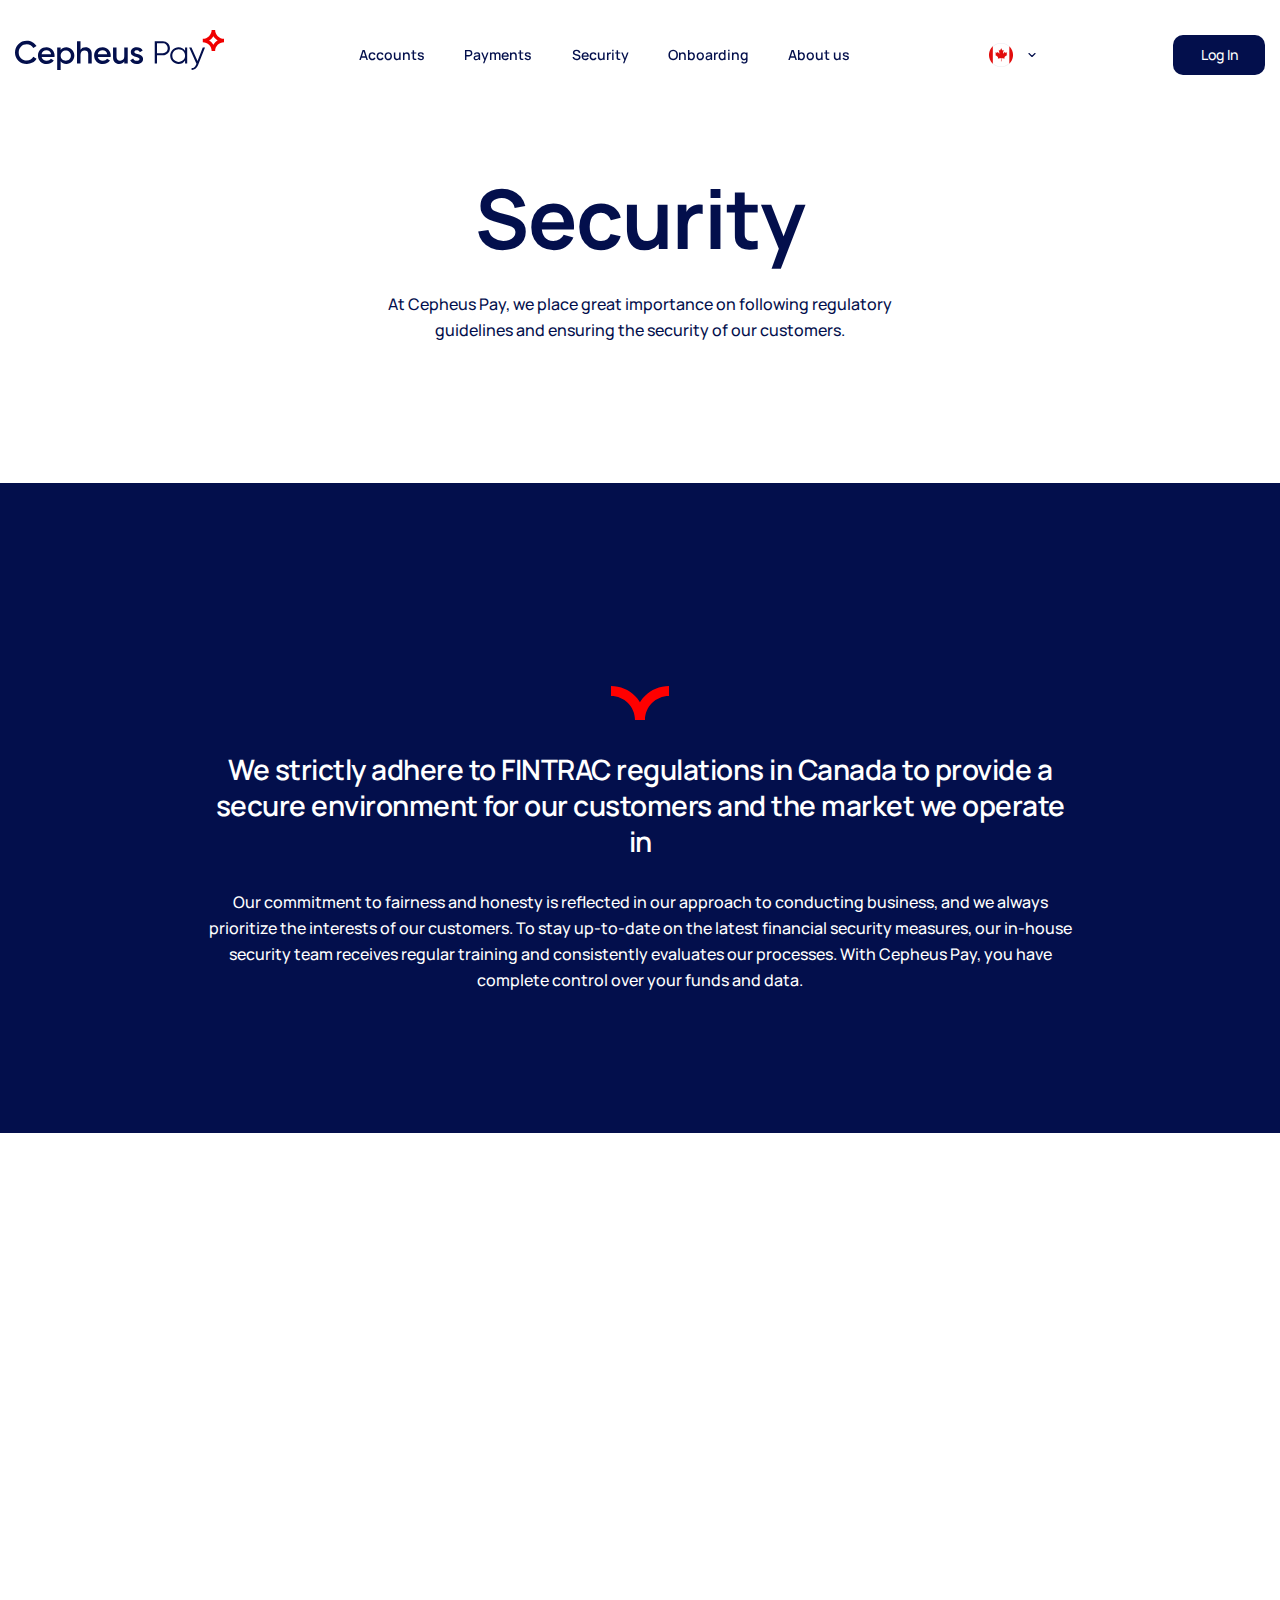
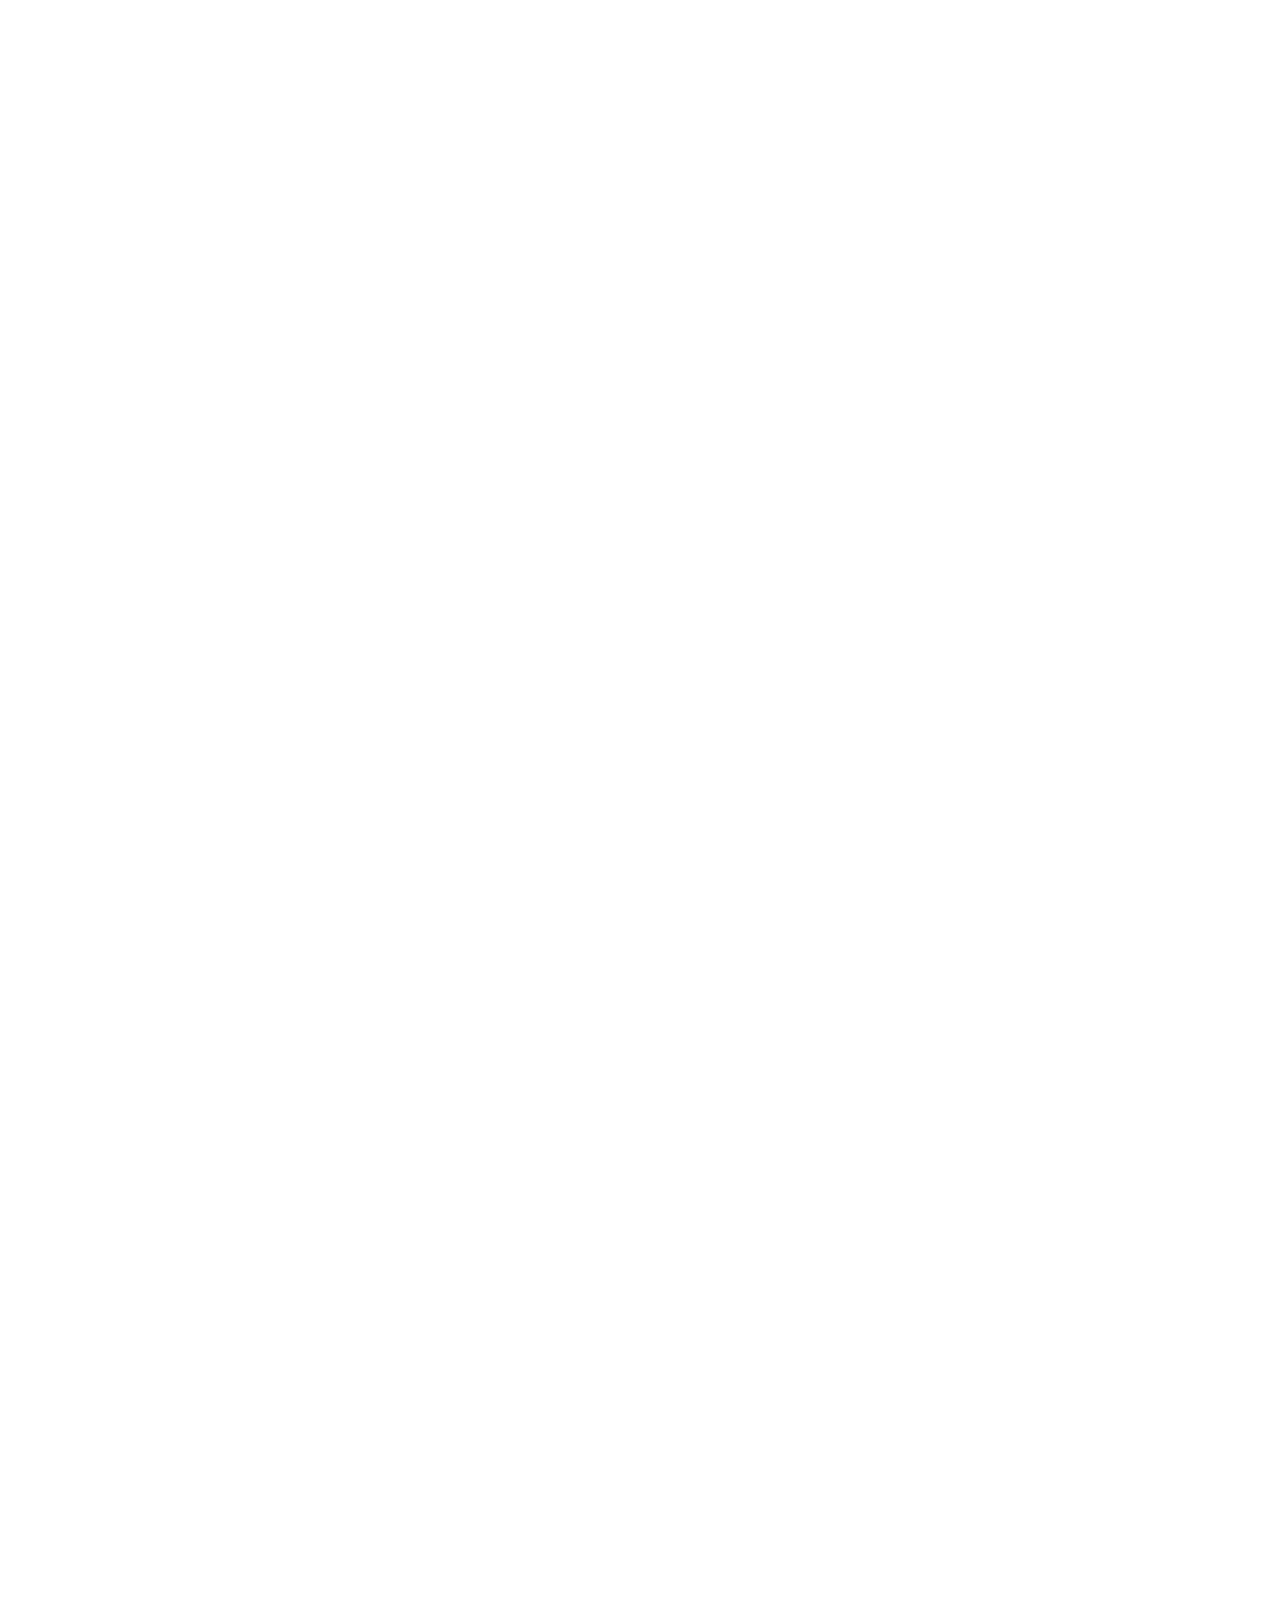
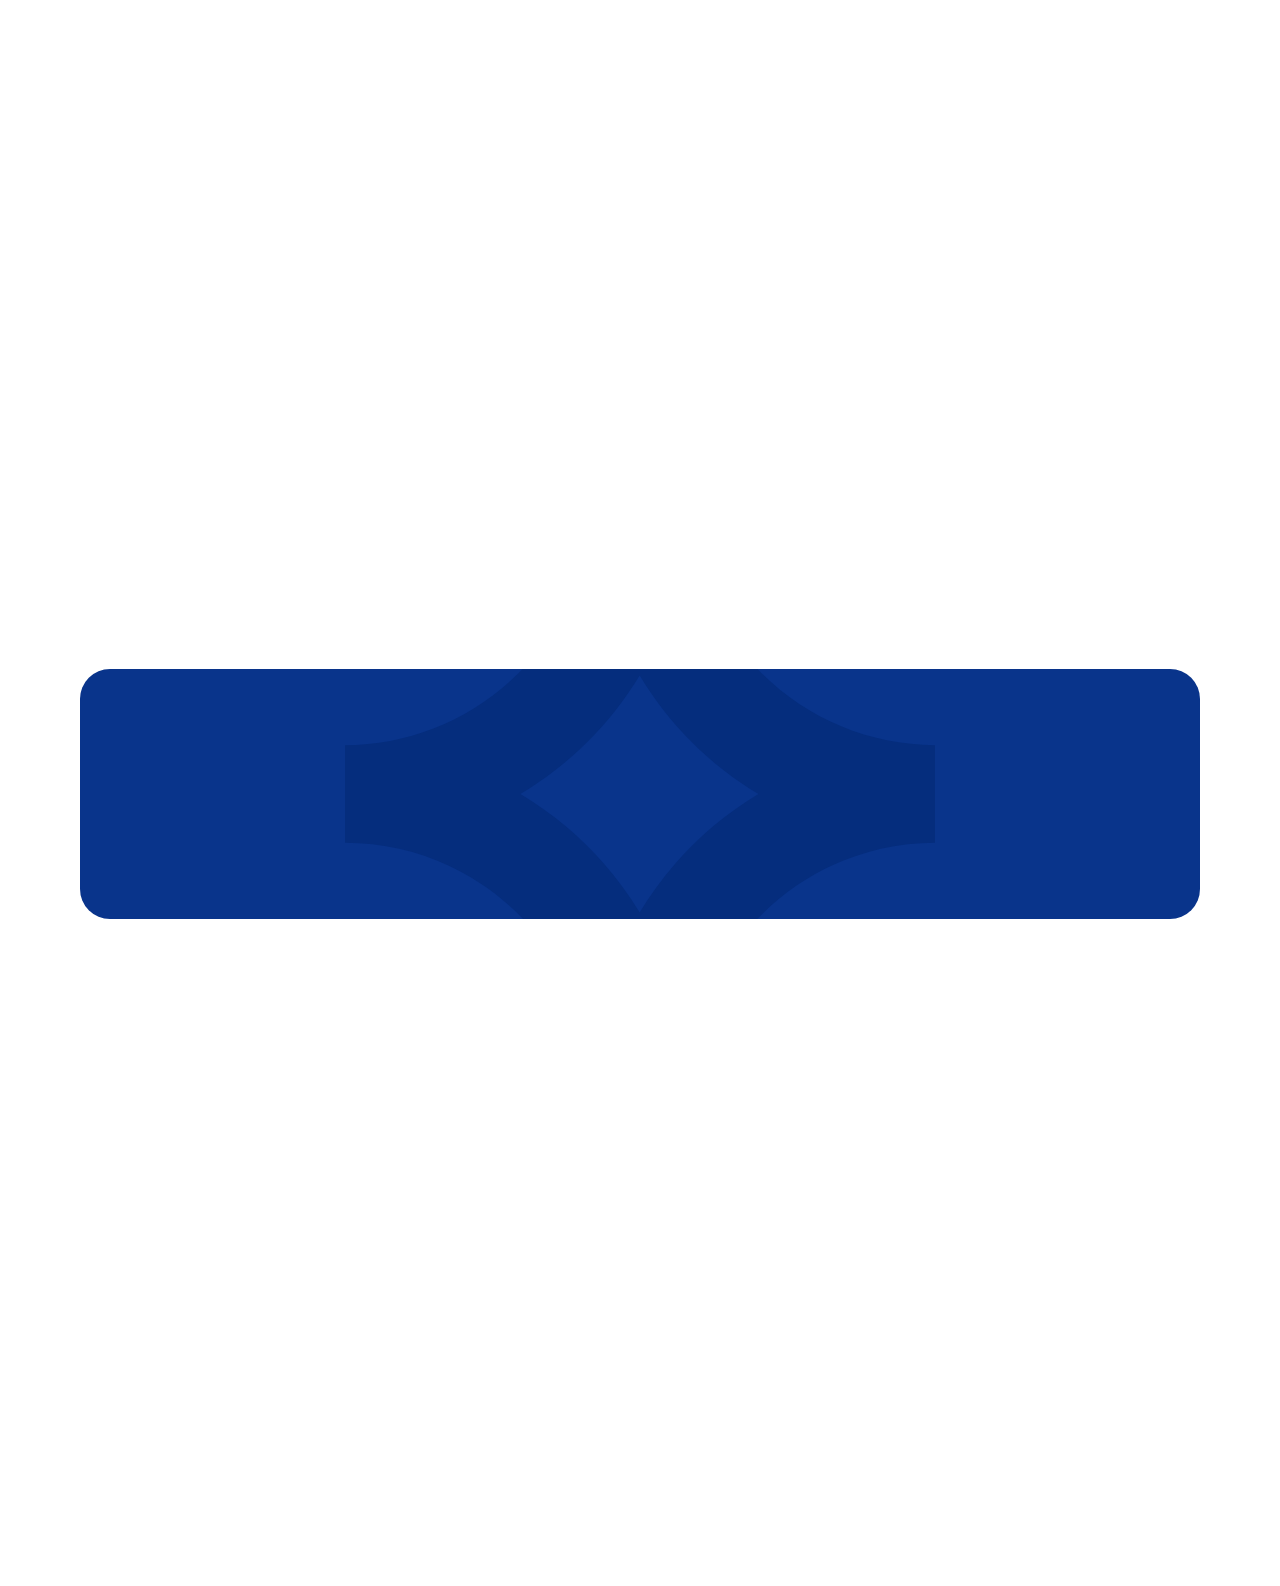
<file: security.html>
<!DOCTYPE html>
<html lang="en">

<head>
    <meta charset="utf-8">
    <title>Cepheus Pay</title>
    <meta name="description" content="Site slogan">
    <meta name="keywords" content="Site keys">
    <meta http-equiv="X-UA-Compatible" content="IE=edge">
    <meta name="viewport" content="width=device-width, initial-scale=1, maximum-scale=1">
    <meta name="theme-color" content="#fff">
    <meta name="msapplication-navbutton-color" content="#fff">
    <meta name="apple-mobile-web-app-status-bar-style" content="#fff">
    <meta name="theme-color" content="#fff">
    <meta property="og:title" content="Site keys" />
    <meta property="og:description" content="Site slogan" />
    <meta property="og:type" content="website" />
    <meta property="og:url" content="***permalink***" />
    <meta property="og:image" content="***img***" />
    <meta property="og:image:type" content="image/jpeg" />
    <!-- android favicon -->
    <link rel="manifest" href="manifest.json" crossorigin="use-credentials">
    <link rel="icon" type="image/png" sizes="16x16" href="img/favicon/favicon-16x16.png">
    <link rel="icon" type="image/png" sizes="32x32" href="img/favicon/favicon-32x32.png">
    <link rel="icon" type="image/png" sizes="96x96" href="img/favicon/favicon-96x96.png">
    <!-- windows favicon -->
    <meta name="msapplication-config" content="browserconfig.xml">
    <!-- apple favicon -->
    <link rel="apple-touch-icon" sizes="57x57" href="img/favicon/apple-icon-57x57.png">
    <link rel="apple-touch-icon" sizes="60x60" href="img/favicon/apple-icon-60x60.png">
    <link rel="apple-touch-icon" sizes="72x72" href="img/favicon/apple-icon-72x72.png">
    <link rel="apple-touch-icon" sizes="76x76" href="img/favicon/apple-icon-76x76.png">
    <link rel="apple-touch-icon" sizes="114x114" href="img/favicon/apple-icon-114x114.png">
    <link rel="apple-touch-icon" sizes="120x120" href="img/favicon/apple-icon-120x120.png">
    <link rel="apple-touch-icon" sizes="144x144" href="img/favicon/apple-icon-144x144.png">
    <link rel="apple-touch-icon" sizes="152x152" href="img/favicon/apple-icon-152x152.png">
    <link rel="apple-touch-icon" sizes="180x180" href="img/favicon/apple-icon-180x180.png">
    <!-- safari format detection -->
    <meta name="format-detection" content="telephone=no" />
    <meta name="format-detection" content="address=no" />
    <meta name="format-detection" content="email=no" />
    <meta name="format-detection" content="date=no" />
    <!-- css -->
    <link rel="stylesheet" href="css/libs.min.css">
    <link rel="stylesheet" href="css/style.min.css">
</head>

<body class="body loaded">

    <div class="icon-load">
        <svg width="58" height="58" viewBox="0 0 58 58" fill="none" xmlns="http://www.w3.org/2000/svg">
            <path class="preloader preloader-4" fill-rule="evenodd" clip-rule="evenodd"
                d="M58 34V24C44.7452 24 34 13.2548 34 0H24C24 18.7777 39.2223 34 58 34Z" fill="#F0F1F5" />
            <path class="preloader preloader-3" fill-rule="evenodd" clip-rule="evenodd"
                d="M58 24V34C44.7452 34 34 44.7452 34 58H24C24 39.2223 39.2223 24 58 24Z" fill="#F0F1F5" />
            <path class="preloader preloader-2" fill-rule="evenodd" clip-rule="evenodd"
                d="M0 24V34C13.2548 34 24 44.7452 24 58H34C34 39.2223 18.7777 24 0 24Z" fill="#F0F1F5" />
            <path class="preloader preloader-1" fill-rule="evenodd" clip-rule="evenodd"
                d="M0 34V24C13.2548 24 24 13.2548 24 0H34C34 18.7777 18.7777 34 0 34Z" fill="#F0F1F5" />
        </svg>

    </div>

    <div class="main-wrapper">
        <header class="header">
        	<div class="header__background-mobile"></div>
        	<div class="wrapper">
        		<div class="header__wrapper active">
        			<div class="header__burger">
        				<span class="header__burger-item">
        				</span>
        				<span class="header__burger-item">
        				</span>
        				<span class="header__burger-item">
        				</span>
        			</div>
        			<div class="header__logo"><a href="index.html"><img src="img/logo/logo.svg" alt="logo"></a></div>
        			<nav class="header__nav">
        				<ul class="header__list">
        					<li class="header__list-item"><a href="account.html" class="header__list-link">Accounts</a></li>
        					<li class="header__list-item"><a href="payments.html" class="header__list-link">Payments</a></li>
        					<li class="header__list-item"><a href="security.html" class="header__list-link">Security</a></li>
        					<li class="header__list-item"><a href="onboard.html" class="header__list-link">Onboarding</a></li>
        					<li class="header__list-item"><a href="about.html" class="header__list-link">About us</a></li>
        				</ul>
        			</nav>
					<div class="header__dropdown">
						<div class="header__banner"><img src="img/main/ca.png" alt=""></div>
						<div class="header__arrow">
							<span class="header__lang">Canada</span>
							<svg width="18" height="18" viewBox="0 0 18 18" fill="none" xmlns="http://www.w3.org/2000/svg">
								<path d="M6 7.5L9 10.5L12 7.5" stroke="#030F4C" stroke-width="1.15" stroke-linecap="round"
									  stroke-linejoin="round" />
							</svg>
							<div class="header__arrow-abs">
								<div class="header__arrow-item">
									<div class="header__arrow-banner">
										<img src="img/main/uk.png">
									</div>
									<a href="https://cepheus-pay.co.uk">
										<span>United Kingdom</span>
									</a>
								</div>
								<div class="header__arrow-item">
									<div class="header__banner">
										<img src="img/main/kz.png">
									</div>
									<a href="https://cepheus-pay.kz">
										<span>Kazakhstan</span>
									</a>
								</div>
								<div class="header__arrow-item">
									<div class="header__banner">
										<img src="img/main/ca.png">
									</div>
									<a href="https://cepheus-pay.ca">
										<span>Canada</span>
									</a>
								</div>
							</div>
						</div>
					</div>
					<div class="header__button-wrapper">
        				<a href="https://online.cepheus-pay.ca/"  class="header__button button--dark">Log In</a>
<!--        				<a href="#signup" data-fancybox class="header__button button&#45;&#45;red">Sign Up</a>-->
        			</div>
        			<div class="header__menu ">
        				<nav class="header__nav">
        					<ul class="header__list">
        						<li class="header__list-item"><a href="account.html" class="header__list-link">Accounts</a></li>
        						<li class="header__list-item"><a href="payments.html" class="header__list-link">Payments</a>
        						</li>
        						<li class="header__list-item"><a href="security.html" class="header__list-link">Security</a>
        						</li>
        						<li class="header__list-item"><a href="onboard.html" class="header__list-link">Onboarding</a>
        						</li>
        						<li class="header__list-item"><a href="about.html" class="header__list-link">About us</a></li>
        					</ul>
        				</nav>
        				<div class="header__country">
        					Choose country for your business
        				</div>
        				<ul class="header__country-list">
        					<li class="header__country-item">
        						<img src="img/main/uk.png" alt="">
        						<a href="https://online.cepheus-pay.co.uk/">United Kingdom</a>
        					</li>
        					<li class="header__country-item">
        						<img src="img/main/ca.png" alt="">
        						<a href="https://online.cepheus-pay.ca">Canada</a>
        					</li>
        					<li class="header__country-item">
        						<img src="img/main/kz.png" alt="">
        						<a href="https://online.cepheus-pay.kz">Kazakhstan</a>
        					</li>
        				</ul>
        				<div class="header__button-wrapper">
        					<a href="https://online.cepheus-pay.ca/" data-fancybox class="header__button button--dark">Log In</a>
<!--        					<a href="#signup" data-fancybox class="header__button button&#45;&#45;red">Sign Up</a>-->
        				</div>
        			</div>
        		</div>
        	</div>
        	<div class="popup" id="login">
        		<div class="popup__left">
        			<div class="popup__logo">
        				<svg width="209" height="40" viewBox="0 0 209 40" fill="none" xmlns="http://www.w3.org/2000/svg">
        					<path fill-rule="evenodd" clip-rule="evenodd"
        						d="M11.8009 34.0005C8.40031 34.0005 5.58153 32.8917 3.34454 30.6741C1.13893 28.4781 -0.0678692 25.4854 0.00295014 22.3873C0.00295014 19.1033 1.12144 16.3513 3.35842 14.1314C5.59541 11.9115 8.40956 10.7924 11.8009 10.774C13.7828 10.7588 15.7345 11.2556 17.4639 12.2154C19.1471 13.1268 20.5482 14.4753 21.5168 16.1163L18.2898 17.9738C17.6852 16.8625 16.7725 15.9458 15.6595 15.3319C14.4828 14.6748 13.1513 14.3389 11.8009 14.3584C9.41354 14.3584 7.45532 15.1152 5.92621 16.6288C4.44106 18.1217 3.69964 20.0412 3.70195 22.3873C3.70426 24.7333 4.44568 26.6528 5.92621 28.1458C7.453 29.6593 9.41123 30.4161 11.8009 30.4161C13.1601 30.4355 14.5005 30.0997 15.6873 29.4426C16.8037 28.839 17.7134 27.9192 18.3002 26.8007L21.5168 28.6273C20.5627 30.2768 19.1721 31.6364 17.4951 32.5592C15.7588 33.53 13.7941 34.0273 11.8009 34.0005ZM39.4566 27.0587H26.6177C26.8269 28.174 27.4557 29.1688 28.377 29.8416C29.3744 30.5268 30.5683 30.8743 31.781 30.8323C33.6109 30.8323 34.9989 30.1719 35.945 28.8509L38.8182 30.5124C37.2451 32.8378 34.889 34.0005 31.7498 34.0005C29.1473 34.0005 27.0283 33.2116 25.3928 31.6339C23.7759 30.0368 22.8969 27.8482 22.9638 25.5864C22.9165 23.3531 23.7841 21.1961 25.3685 19.6078C26.937 17.9864 28.9808 17.1758 31.5 17.1758C33.7058 17.1185 35.827 18.0179 37.3087 19.6388C38.828 21.2616 39.6495 23.4074 39.5989 25.6208C39.5945 26.1027 39.5515 26.5835 39.4705 27.0587H39.4566ZM36.0908 24.2414H26.5934C26.774 23.1127 27.3577 22.086 28.2382 21.3484C29.1533 20.628 30.2975 20.2548 31.4653 20.2958C32.5639 20.2693 33.6355 20.6356 34.4842 21.3278C35.3543 22.077 35.9244 23.1108 36.0908 24.2414ZM51.3136 17.1723C53.4732 17.1598 55.5372 18.0547 56.9939 19.6353C58.5475 21.228 59.3924 23.3715 59.3397 25.5864C59.3941 27.8128 58.5454 29.9678 56.9835 31.5685C55.5238 33.1412 53.4589 34.0253 51.3032 34.0005C48.8719 34.0005 46.9888 33.105 45.654 31.3139V39.9826H42.1841V17.5886H45.654V19.8933C46.9726 18.0816 48.8591 17.1746 51.3136 17.1723ZM54.4053 29.2672C52.3598 31.1805 49.1639 31.1805 47.1184 29.2672C46.1619 28.2801 45.6433 26.9547 45.6783 25.5864C45.6348 24.2242 46.1609 22.9046 47.1323 21.9401C49.1562 19.9734 52.3953 19.9734 54.4192 21.9401C55.3893 22.9052 55.9141 24.2247 55.8697 25.5864C55.9061 26.9596 55.3775 28.2884 54.4053 29.2672ZM70.5165 17.1723C72.3903 17.1723 73.8939 17.764 75.0274 18.9473C76.161 20.1307 76.7254 21.736 76.7208 23.7633V33.5843H73.2196V24.1141C73.2196 22.9216 72.8969 22.0043 72.2515 21.3622C71.5397 20.6971 70.5841 20.3502 69.6073 20.4024C68.4836 20.3457 67.3898 20.7719 66.6058 21.572C65.8725 22.3494 65.507 23.4961 65.5093 25.012V33.5843H62.0289V11.1903H65.5162V19.6353C66.5919 17.9956 68.2587 17.1746 70.5165 17.1723ZM82.7829 27.0587H95.6218C95.7011 26.5833 95.744 26.1027 95.7502 25.6208C95.8008 23.4074 94.9792 21.2616 93.46 19.6388C91.9783 18.0179 89.857 17.1185 87.6512 17.1758C85.132 17.1758 83.0882 17.9864 81.5198 19.6078C79.9331 21.2 79.0665 23.3626 79.1186 25.6002C79.052 27.8619 79.931 30.0503 81.5475 31.6476C83.1854 33.2162 85.3078 34.0005 87.915 34.0005C91.0564 34.0005 93.4126 32.8378 94.9833 30.5124L92.1102 28.8509C91.164 30.1719 89.776 30.8323 87.9462 30.8323C86.7335 30.8743 85.5395 30.5268 84.5421 29.8416C83.6209 29.1688 82.992 28.174 82.7829 27.0587ZM82.7447 24.2414H92.2316C92.0657 23.114 91.4998 22.0821 90.6354 21.3312C89.7867 20.6391 88.7152 20.2728 87.6165 20.2992C86.4488 20.2583 85.3045 20.6315 84.3895 21.3519C83.5097 22.0886 82.926 23.114 82.7447 24.2414ZM109.255 17.5886V26.1609C109.253 27.6768 108.883 28.8234 108.145 29.6008C107.362 30.4017 106.267 30.8281 105.143 30.7704C104.162 30.8265 103.201 30.4794 102.485 29.8107C101.84 29.1686 101.517 28.2512 101.517 27.0587V17.5886H98.0473V27.4096C98.0381 29.4369 98.6025 31.0422 99.7407 32.2255C100.879 33.4089 102.382 34.0005 104.252 34.0005C106.512 34.0005 108.18 33.1795 109.255 31.5375V33.5843H112.725V17.5886H109.255ZM119.37 22.0158C119.383 22.5275 119.681 22.99 120.144 23.2163C120.858 23.5977 121.619 23.8878 122.407 24.0797C123.073 24.2266 123.731 24.4081 124.378 24.6232C124.996 24.8446 125.59 25.1281 126.151 25.4695C126.754 25.8234 127.25 26.332 127.587 26.9418C127.928 27.5998 128.086 28.3359 128.045 29.0745C128.095 30.4993 127.42 31.8537 126.248 32.6796C124.935 33.5865 123.36 34.0464 121.761 33.9902C120.332 34.0377 118.917 33.7038 117.663 33.0236C116.556 32.3976 115.684 31.4317 115.179 30.2716L118.18 28.5517C118.717 30.0859 119.911 30.853 121.761 30.853C123.612 30.853 124.527 30.2556 124.506 29.0608C124.506 28.187 123.483 27.499 121.438 26.9968C120.779 26.8391 120.128 26.6473 119.488 26.4223C118.887 26.1948 118.306 25.9163 117.753 25.5899C117.144 25.2533 116.64 24.7555 116.299 24.152C115.96 23.5178 115.798 22.8051 115.831 22.088C115.787 20.7068 116.411 19.3879 117.51 18.538C118.72 17.6188 120.214 17.1435 121.737 17.193C122.983 17.1703 124.214 17.4741 125.304 18.0736C126.319 18.6387 127.15 19.4803 127.698 20.4987L124.759 22.1327C124.225 20.9081 123.215 20.2958 121.73 20.2958C121.133 20.2705 120.542 20.4265 120.037 20.743C119.601 21.0184 119.347 21.5038 119.37 22.0158ZM147.8 11.204H139.732L139.736 33.5843H141.998V25.27H147.803C149.699 25.3137 151.531 24.5863 152.872 23.2567C154.213 21.9272 154.947 20.1115 154.903 18.2318C154.944 16.3533 154.209 14.5397 152.867 13.2124C151.526 11.885 149.695 11.1594 147.8 11.204ZM141.995 23.1681H147.8C149.1 23.2138 150.36 22.7143 151.27 21.7922C152.205 20.8481 152.707 19.5643 152.658 18.2421C152.703 16.9299 152.201 15.6572 151.27 14.7231C150.369 13.7841 149.106 13.272 147.8 13.3161H141.998L141.995 23.1681ZM170.067 20.7169V17.5886H172.197V33.5843H170.067V30.4505C168.584 32.7966 166.412 33.9696 163.55 33.9696C161.33 34.0002 159.195 33.1201 157.651 31.5375C156.054 29.9669 155.176 27.816 155.222 25.5864C155.177 23.357 156.055 21.2064 157.651 19.6353C159.195 18.0527 161.33 17.1727 163.55 17.2033C166.41 17.201 168.582 18.3722 170.067 20.7169ZM159.195 30.0962C161.706 32.5186 165.706 32.5186 168.217 30.0962C169.419 28.9008 170.083 27.2742 170.056 25.5864C170.056 22.1059 167.21 19.2844 163.699 19.2844C160.189 19.2844 157.342 22.1059 157.342 25.5864C157.321 27.2759 157.989 28.9022 159.195 30.0962ZM187.753 17.5782L182.524 30.994L176.455 17.5886H174.196L181.445 33.6806L181.025 34.6713C180.014 37.1183 178.54 38.2271 176.604 37.9978V39.9826C177.98 40.0933 179.347 39.6758 180.421 38.8165C181.645 37.8273 182.575 36.528 183.114 35.0566L190.012 17.5782H187.753Z"
        						fill="#fff" />
        					<path fill-rule="evenodd" clip-rule="evenodd"
        						d="M196.626 0H200.134C200.142 2.33128 201.085 4.56382 202.754 6.20566C204.411 7.84947 206.656 8.77693 209 8.78562V12.2634C204.112 12.2748 200.155 16.2038 200.152 21.049H196.643C196.638 16.1992 192.673 12.2691 187.781 12.2634V8.78562C190.125 8.77821 192.37 7.85197 194.027 6.2091C195.687 4.56111 196.621 2.32883 196.626 0ZM194.089 10.5262C195.847 11.5659 197.32 13.0177 198.378 14.7539C199.431 13.0189 200.898 11.567 202.65 10.5262C200.898 9.48337 199.432 8.03055 198.378 6.2951C197.319 8.03172 195.846 9.48448 194.089 10.5262Z"
        						fill="#F00000" />
        				</svg>
        			</div>
        			<div class="popup__title">
        				<div>Gl<span class="popup__star star"></span>bal</div>
        			</div>
        			<div class="popup__left-pic">
        				<img src="img/popup/image.png" alt="">
        			</div>
        		</div>
        		<div class="popup__right">
        			<h3>
        				Log In
        			</h3>
        			<p class="popup__desc">
        				Managing your finances efficiently
        			</p>
        			<form action="" class="popup__form">
        				<div class="popup__form-top">
        					<div class="popup__input-wrapper">
        						<input type="email" placeholder="Email">
        					</div>
        					<div class="popup__input-wrapper password">
        						<div class="popup__input-abs">
        							<img class="active" src="img/main/eye.svg" alt="">
        							<img class="" src="img/main/eye-closed.svg" alt="">
        						</div>
        						<input type="password" placeholder="Password">
        					</div>
        				</div>
        				<a href="https://online.cepheus-pay.co.uk/" class="popup__password">Forgot Password</a>
        				<div class="popup__input-wrapper">
        					<input type="submit" class="button--red button" value="Log In">
        				</div>
        			</form>
        			<span class="signup">Don't have an account?<a href="https://online.cepheus-pay.co.uk/" rel='fancy2' >&nbsp;Sign
        					Up</a></span>
        		</div>
        	</div>
        	<div class="popup" id="signup">
        		<div class="popup__left">
        			<div class="popup__logo">
        				<svg width="209" height="40" viewBox="0 0 209 40" fill="none" xmlns="http://www.w3.org/2000/svg">
        					<path fill-rule="evenodd" clip-rule="evenodd"
        						d="M11.8009 34.0005C8.40031 34.0005 5.58153 32.8917 3.34454 30.6741C1.13893 28.4781 -0.0678692 25.4854 0.00295014 22.3873C0.00295014 19.1033 1.12144 16.3513 3.35842 14.1314C5.59541 11.9115 8.40956 10.7924 11.8009 10.774C13.7828 10.7588 15.7345 11.2556 17.4639 12.2154C19.1471 13.1268 20.5482 14.4753 21.5168 16.1163L18.2898 17.9738C17.6852 16.8625 16.7725 15.9458 15.6595 15.3319C14.4828 14.6748 13.1513 14.3389 11.8009 14.3584C9.41354 14.3584 7.45532 15.1152 5.92621 16.6288C4.44106 18.1217 3.69964 20.0412 3.70195 22.3873C3.70426 24.7333 4.44568 26.6528 5.92621 28.1458C7.453 29.6593 9.41123 30.4161 11.8009 30.4161C13.1601 30.4355 14.5005 30.0997 15.6873 29.4426C16.8037 28.839 17.7134 27.9192 18.3002 26.8007L21.5168 28.6273C20.5627 30.2768 19.1721 31.6364 17.4951 32.5592C15.7588 33.53 13.7941 34.0273 11.8009 34.0005ZM39.4566 27.0587H26.6177C26.8269 28.174 27.4557 29.1688 28.377 29.8416C29.3744 30.5268 30.5683 30.8743 31.781 30.8323C33.6109 30.8323 34.9989 30.1719 35.945 28.8509L38.8182 30.5124C37.2451 32.8378 34.889 34.0005 31.7498 34.0005C29.1473 34.0005 27.0283 33.2116 25.3928 31.6339C23.7759 30.0368 22.8969 27.8482 22.9638 25.5864C22.9165 23.3531 23.7841 21.1961 25.3685 19.6078C26.937 17.9864 28.9808 17.1758 31.5 17.1758C33.7058 17.1185 35.827 18.0179 37.3087 19.6388C38.828 21.2616 39.6495 23.4074 39.5989 25.6208C39.5945 26.1027 39.5515 26.5835 39.4705 27.0587H39.4566ZM36.0908 24.2414H26.5934C26.774 23.1127 27.3577 22.086 28.2382 21.3484C29.1533 20.628 30.2975 20.2548 31.4653 20.2958C32.5639 20.2693 33.6355 20.6356 34.4842 21.3278C35.3543 22.077 35.9244 23.1108 36.0908 24.2414ZM51.3136 17.1723C53.4732 17.1598 55.5372 18.0547 56.9939 19.6353C58.5475 21.228 59.3924 23.3715 59.3397 25.5864C59.3941 27.8128 58.5454 29.9678 56.9835 31.5685C55.5238 33.1412 53.4589 34.0253 51.3032 34.0005C48.8719 34.0005 46.9888 33.105 45.654 31.3139V39.9826H42.1841V17.5886H45.654V19.8933C46.9726 18.0816 48.8591 17.1746 51.3136 17.1723ZM54.4053 29.2672C52.3598 31.1805 49.1639 31.1805 47.1184 29.2672C46.1619 28.2801 45.6433 26.9547 45.6783 25.5864C45.6348 24.2242 46.1609 22.9046 47.1323 21.9401C49.1562 19.9734 52.3953 19.9734 54.4192 21.9401C55.3893 22.9052 55.9141 24.2247 55.8697 25.5864C55.9061 26.9596 55.3775 28.2884 54.4053 29.2672ZM70.5165 17.1723C72.3903 17.1723 73.8939 17.764 75.0274 18.9473C76.161 20.1307 76.7254 21.736 76.7208 23.7633V33.5843H73.2196V24.1141C73.2196 22.9216 72.8969 22.0043 72.2515 21.3622C71.5397 20.6971 70.5841 20.3502 69.6073 20.4024C68.4836 20.3457 67.3898 20.7719 66.6058 21.572C65.8725 22.3494 65.507 23.4961 65.5093 25.012V33.5843H62.0289V11.1903H65.5162V19.6353C66.5919 17.9956 68.2587 17.1746 70.5165 17.1723ZM82.7829 27.0587H95.6218C95.7011 26.5833 95.744 26.1027 95.7502 25.6208C95.8008 23.4074 94.9792 21.2616 93.46 19.6388C91.9783 18.0179 89.857 17.1185 87.6512 17.1758C85.132 17.1758 83.0882 17.9864 81.5198 19.6078C79.9331 21.2 79.0665 23.3626 79.1186 25.6002C79.052 27.8619 79.931 30.0503 81.5475 31.6476C83.1854 33.2162 85.3078 34.0005 87.915 34.0005C91.0564 34.0005 93.4126 32.8378 94.9833 30.5124L92.1102 28.8509C91.164 30.1719 89.776 30.8323 87.9462 30.8323C86.7335 30.8743 85.5395 30.5268 84.5421 29.8416C83.6209 29.1688 82.992 28.174 82.7829 27.0587ZM82.7447 24.2414H92.2316C92.0657 23.114 91.4998 22.0821 90.6354 21.3312C89.7867 20.6391 88.7152 20.2728 87.6165 20.2992C86.4488 20.2583 85.3045 20.6315 84.3895 21.3519C83.5097 22.0886 82.926 23.114 82.7447 24.2414ZM109.255 17.5886V26.1609C109.253 27.6768 108.883 28.8234 108.145 29.6008C107.362 30.4017 106.267 30.8281 105.143 30.7704C104.162 30.8265 103.201 30.4794 102.485 29.8107C101.84 29.1686 101.517 28.2512 101.517 27.0587V17.5886H98.0473V27.4096C98.0381 29.4369 98.6025 31.0422 99.7407 32.2255C100.879 33.4089 102.382 34.0005 104.252 34.0005C106.512 34.0005 108.18 33.1795 109.255 31.5375V33.5843H112.725V17.5886H109.255ZM119.37 22.0158C119.383 22.5275 119.681 22.99 120.144 23.2163C120.858 23.5977 121.619 23.8878 122.407 24.0797C123.073 24.2266 123.731 24.4081 124.378 24.6232C124.996 24.8446 125.59 25.1281 126.151 25.4695C126.754 25.8234 127.25 26.332 127.587 26.9418C127.928 27.5998 128.086 28.3359 128.045 29.0745C128.095 30.4993 127.42 31.8537 126.248 32.6796C124.935 33.5865 123.36 34.0464 121.761 33.9902C120.332 34.0377 118.917 33.7038 117.663 33.0236C116.556 32.3976 115.684 31.4317 115.179 30.2716L118.18 28.5517C118.717 30.0859 119.911 30.853 121.761 30.853C123.612 30.853 124.527 30.2556 124.506 29.0608C124.506 28.187 123.483 27.499 121.438 26.9968C120.779 26.8391 120.128 26.6473 119.488 26.4223C118.887 26.1948 118.306 25.9163 117.753 25.5899C117.144 25.2533 116.64 24.7555 116.299 24.152C115.96 23.5178 115.798 22.8051 115.831 22.088C115.787 20.7068 116.411 19.3879 117.51 18.538C118.72 17.6188 120.214 17.1435 121.737 17.193C122.983 17.1703 124.214 17.4741 125.304 18.0736C126.319 18.6387 127.15 19.4803 127.698 20.4987L124.759 22.1327C124.225 20.9081 123.215 20.2958 121.73 20.2958C121.133 20.2705 120.542 20.4265 120.037 20.743C119.601 21.0184 119.347 21.5038 119.37 22.0158ZM147.8 11.204H139.732L139.736 33.5843H141.998V25.27H147.803C149.699 25.3137 151.531 24.5863 152.872 23.2567C154.213 21.9272 154.947 20.1115 154.903 18.2318C154.944 16.3533 154.209 14.5397 152.867 13.2124C151.526 11.885 149.695 11.1594 147.8 11.204ZM141.995 23.1681H147.8C149.1 23.2138 150.36 22.7143 151.27 21.7922C152.205 20.8481 152.707 19.5643 152.658 18.2421C152.703 16.9299 152.201 15.6572 151.27 14.7231C150.369 13.7841 149.106 13.272 147.8 13.3161H141.998L141.995 23.1681ZM170.067 20.7169V17.5886H172.197V33.5843H170.067V30.4505C168.584 32.7966 166.412 33.9696 163.55 33.9696C161.33 34.0002 159.195 33.1201 157.651 31.5375C156.054 29.9669 155.176 27.816 155.222 25.5864C155.177 23.357 156.055 21.2064 157.651 19.6353C159.195 18.0527 161.33 17.1727 163.55 17.2033C166.41 17.201 168.582 18.3722 170.067 20.7169ZM159.195 30.0962C161.706 32.5186 165.706 32.5186 168.217 30.0962C169.419 28.9008 170.083 27.2742 170.056 25.5864C170.056 22.1059 167.21 19.2844 163.699 19.2844C160.189 19.2844 157.342 22.1059 157.342 25.5864C157.321 27.2759 157.989 28.9022 159.195 30.0962ZM187.753 17.5782L182.524 30.994L176.455 17.5886H174.196L181.445 33.6806L181.025 34.6713C180.014 37.1183 178.54 38.2271 176.604 37.9978V39.9826C177.98 40.0933 179.347 39.6758 180.421 38.8165C181.645 37.8273 182.575 36.528 183.114 35.0566L190.012 17.5782H187.753Z"
        						fill="#fff" />
        					<path fill-rule="evenodd" clip-rule="evenodd"
        						d="M196.626 0H200.134C200.142 2.33128 201.085 4.56382 202.754 6.20566C204.411 7.84947 206.656 8.77693 209 8.78562V12.2634C204.112 12.2748 200.155 16.2038 200.152 21.049H196.643C196.638 16.1992 192.673 12.2691 187.781 12.2634V8.78562C190.125 8.77821 192.37 7.85197 194.027 6.2091C195.687 4.56111 196.621 2.32883 196.626 0ZM194.089 10.5262C195.847 11.5659 197.32 13.0177 198.378 14.7539C199.431 13.0189 200.898 11.567 202.65 10.5262C200.898 9.48337 199.432 8.03055 198.378 6.2951C197.319 8.03172 195.846 9.48448 194.089 10.5262Z"
        						fill="#F00000" />
        				</svg>
        			</div>
        			<div class="popup__title">
        				<div>Gl<span class="popup__star star"></span>bal</div>
        			</div>
        			<div class="popup__left-pic">
        				<img src="img/popup/image.png" alt="">
        			</div>
        		</div>
        		<div class="popup__right">
        			<h3>
        				Create Account
        			</h3>
        			<p class="popup__desc">
        				Managing your finances efficiently
        			</p>
        			<form action="" class="popup__form">
        				<div class="popup__form-top">
        					<div class="popup__input-wrapper">
        						<input type="email" placeholder="Email">
        					</div>
        					<div class="popup__input-wrapper password">
        						<div class="popup__input-abs">
        							<img class="active" src="img/main/eye.svg" alt="">
        							<img class="" src="img/main/eye-closed.svg" alt="">
        						</div>
        						<input type="password" minlength="8" placeholder="Password">
        						<div class="popup__invalid-password">
        							Create a password with at least 8 characters
        						</div>
        					</div>
        					<div class="popup__input-wrapper repassword">
        						<div class="popup__input-abs">
        							<img class="active" src="img/main/eye.svg" alt="">
        							<img class="" src="img/main/eye-closed.svg" alt="">
        						</div>
        						<input type="password" minlength="8" placeholder="Re-password">
        						<div class="popup__invalid-password">
        							Create a password with at least 8 characters
        						</div>
        					</div>
        					<label for="checkbox" class="popup__checkbox">Tick to agree with <a href="#!">Terms of Use</a> and
        						<a href="#!">Privacy Policy</a>
        						<input type="checkbox" id="checkbox">
        						<div class="popup__checkbox-fake"></div>
        					</label>
        					<div class="popup__input-wrapper">
        						<input type="submit" class="button--red button" value="Sign Up">
        					</div>
        				</div>
        			</form>
        			<span class="signin">Already have an account?<a href="#login" rel='fancy1' data-fancybox>&nbsp;Sign
        					In</a></span>
        		</div>
        	</div>
        </header>
        <main class="main">
            <section class="security-start">
                <div class="wrapper">
                    <h2 class="security-start__title wow fadeInUp">
                        Security
                    </h2>
                    <p class="security-start__desc wow fadeInUp" data-wow-delay=".3s">
                        At Cepheus Pay, we place great importance on following regulatory guidelines
                        and ensuring the security of our customers.
                    </p>
                </div>
            </section>
            <section class="security-strictly">
                <div class="wrapper">
                    <div class="stellar__arrow wow fadeIn ">
                        <svg width="58" height="58" viewBox="0 0 58 58" fill="none" xmlns="http://www.w3.org/2000/svg">
                            <path fill-rule="evenodd" clip-rule="evenodd"
                                d="M58 24V34C44.7452 34 34 44.7452 34 58H24C24 39.2223 39.2223 24 58 24Z" fill="#Ff0000" />
                            <path fill-rule="evenodd" clip-rule="evenodd"
                                d="M0 24V34C13.2548 34 24 44.7452 24 58H34C34 39.2223 18.7777 24 0 24Z" fill="#ff0000" />
                        </svg>
                    </div>
                    <p class="security-strictly__top wow fadeInUp">
                        We strictly adhere to FINTRAC regulations in Canada
                        to provide a secure environment for our customers
                        and the market we operate in
                    </p>
                    <p class="security-strictly__bottom wow fadeInUp" data-wow-delay=".3s">
                        Our commitment to fairness and honesty is reflected in our approach to conducting business, and we
                        always
                        prioritize the interests of our customers. To stay up-to-date on the latest financial security measures,
                        our
                        in-house security team receives regular training and consistently evaluates our processes. With Cepheus
                        Pay,
                        you have complete control over your funds and data.
                    </p>
                </div>
            </section>
            <section class="security-funds">
                <div class="wrapper">
                    <div class="security-funds__wrapper">
                        <div class="security-funds__left">
                            <h2 class="security-funds__title wow fadeInUp">
                                Y<span class="star security__star"></span>ur Funds
                            </h2>
                            <p class="security-funds__subtitle wow fadeInUp" data-wow-delay=".3s">
                                We don't use your desposited money to lend out to others like traditional banks do. Instead, we
                                take special measures to protect your funds
                            </p>
                            <p class="security-funds__desc wow fadeInUp" data-wow-delay=".6s">
                                We understand that banks can be unstable when many borrowers default on loans, which is why
                                governments require deposit insurance programs. To ensure your protection, we keep your money in
                                dedicated "safeguarding accounts" with a bank. These accounts are set up specifically to
                                separate your money from our operational funds and prevent third parties from accessing it. When
                                you deposit your funds with us, they are kept separate and secure, and our dedicated team works
                                tirelessly to ensure that the proper amount is safeguarded for each customer. We regularly
                                review our safeguarding procedures and controls to comply with industry standards and
                                regulations.
                            </p>
                        </div>
                        <div class="security-funds__right wow fadeInRight">
                            <div class="security-funds__pic">
                                <img src="img/security/funds-1.png" alt="">
                            </div>
                        </div>
                    </div>
                    <div class="security-funds__wrapper">
                        <div class="security-funds__left wow fadeInLeft">
                            <div class="security-funds__pic">
                                <img src="img/security/funds-2.png" alt="">
                            </div>
                        </div>
                        <div class="security-funds__right">
                            <h2 class="security-funds__title wow fadeInUp">
                                Y<span class="star security__star"></span>ur Data
                            </h2>
                            <p class="security-funds__subtitle wow fadeInUp" data-wow-delay=".3s">
                                We take your account security seriously
                            </p>
                            <p class="security-funds__desc wow fadeInUp" data-wow-delay=".6s">
                                That's why we use a two-step login process with Google Authenticator to provide added
                                protection. Simply download the app to your mobile device to generate codes for two-step
                                verification. During sign-up and login, you'll be prompted to enter both your password and the
                                code from the app. When making payments, you'll need to enter a new code from the app as an
                                added layer of security. This way, nobody else can access your account or make payments on your
                                behalf. With Cepheus, you can confidently control your online payments without worrying about
                                security concerns.
                            </p>
                        </div>
                    </div>
                    <div class="security-funds__wrapper">
                        <div class="security-funds__left">
                            <h2 class="security-funds__title wow fadeInUp">
                                Our supp<span class="star security__star"></span>rt
                            </h2>
                            <p class="security-funds__subtitle wow fadeInUp" data-wow-delay=".3s">
                                At Cepheus Pay, we are dedicated to keeping our customers safe and satisfied
                            </p>
                            <p class="security-funds__desc wow fadeInUp" data-wow-delay=".6s">
                                Our top priorities are security and customer support. We have a team specifically focused on
                                preventing fraud and protecting your financial and personal information. Additionally, our
                                Customer Support specialists are available around the clock to answer any questions or concerns
                                you may have. We're always here to help you through every step of the way. If you need any
                                assistance, please don't hesitate to reach out to us.
                            </p>
                        </div>
                        <div class="security-funds__right wow fadeInRight">
                            <div class="security-funds__pic">
                                <img src="img/security/funds-3.png" alt="">
                            </div>
                        </div>
                    </div>
                    <div class="security-funds__wrapper">
                        <div class="security-funds__left wow fadeInLeft">
                            <div class="security-funds__pic">
                                <img src="img/security/funds-4.png" alt="">
                            </div>
                        </div>
                        <div class="security-funds__right">
                            <h2 class="security-funds__title wow fadeInUp">
                                Transaction <div style="display: inline-block;">M<span
                                        class="star security__star"></span>nitoring</div>
                            </h2>
                            <p class="security-funds__subtitle wow fadeInUp" data-wow-delay=".3s">
                                Billions of dollars are exchanged
                                across international accounts each year
                            </p>
                            <p class="security-funds__desc wow fadeInUp" data-wow-delay=".6s">
                                To combat financial crime, it's critical that financial institutions know where money is coming
                                from and going to. To speed up international payments, it's important to provide the required
                                documentation during the onboarding process. Cepheus Pay partners with Sumsub, a provider of
                                identity verification and compliance solutions, and uses their real-time transaction monitoring
                                service to simplify AML compliance.
                            </p>
                            <p class="security-funds__desc wow fadeInUp" data-wow-delay=".8s">
                                By utilizing this service, we can quickly identify and prevent suspicious or fraudulent
                                transactions, such as money laundering and fraud.
                            </p>
                            <p class="security-funds__desc wow fadeInUp" data-wow-delay="1s">
                                Our focus on security and compliance improves the overall quality of our services and maintains
                                our customers' trust.
                            </p>
                        </div>
                    </div>
                </div>
            </section>
            <section class="get-started">
                <div class="wrapper">
                    <div class="get-started__wrapper">
                        <h2 class="get-started__title wow fadeInUp" data-wow-delay=".5s">
                            Ready to get started?
                        </h2>
                        <a href="https://online.cepheus-pay.ca/" class="get-started__button button button--red wow fadeIn"
                            data-wow-delay="1s">
                            Create an Account
                        </a>
                    </div>
                </div>
            </section>
        </main>
		<footer class="footer">
			<div class="wrapper">
				<div class="footer__wrapper accordion">
					<div class="footer__item">
						<h2 class="footer__title">
							Experience the ease
							of <span class="accent">gl<span class="footer__star star"></span>bal</span> finance
						</h2>
						<p class="footer__join">
							Join our newsletter
						</p>
						<p class="footer__join-desc">
							to stay up to date on features and releases
						</p>
						<form action="" class="footer__form">
							<div><input type="email" placeholder="Enter your email" spellcheck="false" class="footer__email">
							</div>
							<input type="submit" class="footer__button button--red button" value="Subscribe">
						</form>
					</div>
					<div class="footer__item accordion-item">
						<span class="footer__subtitle accordion-header">Company</span>
						<ul class="footer__list accordion-content">
							<li class="footer__list-item"><a href="account.html" class="footer__list-link">Accounts</a></li>
							<li class="footer__list-item "><a href="payments.html" class="footer__list-link">Payments</a></li>
							<li class="footer__list-item "><a href="security.html" class="footer__list-link">Security</a></li>
							<li class="footer__list-item "><a href="onboard.html" class="footer__list-link">Onboarding</a></li>
							<li class="footer__list-item "><a href="about.html" class="footer__list-link">About us</a></li>
						</ul>
					</div>
					<div class="footer__item accordion-item">
						<span class="footer__subtitle accordion-header">Documents</span>
						<ul class="footer__list accordion-content">
							<!--							<li class="footer__list-item "><a href="documents/ca/Pricing.pdf" class="footer__list-link">Pricing</a></li>-->
							<li class="footer__list-item "><a href="documents/ca/Certificate_of_incorporation.pdf" class="footer__list-link">Certificate of
								Incorporation</a></li>
							<li class="footer__list-item "><a href="documents/ca/License.pdf" class="footer__list-link">License</a></li>
						</ul>
					</div>
				</div>
				<div class="footer__bottom ">
					<div class="footer__copyright">
						© 2023 Cepheus Payment. All right reserved.
					</div>
					<ul class="footer__list">
						<li class="footer__list-item">
							<a href="documents/ca/Privacy_Policy.pdf" class="footer__list-link">
								Privacy Policy
							</a>
						</li>
						<li class="footer__list-item">
							<a href="documents/ca/Terms_of_Use.pdf" class="footer__list-link">
								Terms of Service
							</a>
						</li>
						<li class="footer__list-item">
							<a href="documents/ca/Cookies_Policy.pdf" class="footer__list-link">
								Cookies Settings
							</a>
						</li>
					</ul>
				</div>
			</div>
		</footer>
	</div>

    <script src="js/libs.min.js"></script>
    <script src="js/common.min.js"></script>
</body>

</html>
</file>
<file: css/libs.min.css>
@charset "UTF-8";.slick-list,a{margin:0;padding:0}.slick-list,.slick-slider,.slick-track{position:relative;display:block}.slick-list,.slick-slider,.slick-track,article,aside,details,figcaption,figure,footer,header,hgroup,hr,menu,nav,section{display:block}.slick-dots li,.slick-dots li button,.slick-next,.slick-prev{width:20px;cursor:pointer;height:20px}.slick-dots li button:before,.slick-next:before,.slick-prev:before{font-family:slick;-webkit-font-smoothing:antialiased;-moz-osx-font-smoothing:grayscale}.carousel__dots,.slick-dots,nav ul{list-style:none}.carousel__dots .carousel__dot.is-selected:after,.slick-dots li button:focus:before,.slick-dots li button:hover:before,.slick-next:focus:before,.slick-next:hover:before,.slick-prev:focus:before,.slick-prev:hover:before{opacity:1}.fancybox__container,.slick-slider{-webkit-tap-highlight-color:transparent}.carousel__slide,.fancybox__slide{overscroll-behavior:contain;max-width:100%}.is-loading .fancybox__caption,.slick-loading .slick-slide,.slick-loading .slick-track{visibility:hidden}abbr,address,article,aside,audio,b,blockquote,body,canvas,caption,cite,code,dd,del,details,dfn,div,dl,dt,em,fieldset,figcaption,figure,footer,form,h1,h2,h3,h4,h5,h6,header,hgroup,html,i,iframe,img,ins,kbd,label,legend,li,mark,menu,nav,object,ol,p,pre,q,samp,section,small,span,strong,sub,summary,sup,table,tbody,td,tfoot,th,thead,time,tr,ul,var,video{margin:0;padding:0;border:0;outline:0;font-size:100%;vertical-align:baseline;background:0 0}ins,mark{background-color:#ff9;color:#000}body{line-height:1}blockquote,q{quotes:none}blockquote:after,blockquote:before,q:after,q:before{content:'';content:none}a{font-size:100%;vertical-align:baseline;background:0 0}ins{text-decoration:none}mark{font-style:italic;font-weight:700}del{text-decoration:line-through}abbr[title],dfn[title]{border-bottom:1px dotted;cursor:help}table{border-collapse:collapse;border-spacing:0}hr{height:1px;border:0;border-top:1px solid #ccc;margin:1em 0;padding:0}input,select{vertical-align:middle}@-webkit-keyframes bounce{20%,53%,80%,from,to{-webkit-animation-timing-function:cubic-bezier(.215,.61,.355,1);animation-timing-function:cubic-bezier(.215,.61,.355,1);-webkit-transform:translate3d(0,0,0);transform:translate3d(0,0,0)}40%,43%{-webkit-animation-timing-function:cubic-bezier(.755,.05,.855,.06);animation-timing-function:cubic-bezier(.755,.05,.855,.06);-webkit-transform:translate3d(0,-30px,0);transform:translate3d(0,-30px,0)}70%{-webkit-animation-timing-function:cubic-bezier(.755,.05,.855,.06);animation-timing-function:cubic-bezier(.755,.05,.855,.06);-webkit-transform:translate3d(0,-15px,0);transform:translate3d(0,-15px,0)}90%{-webkit-transform:translate3d(0,-4px,0);transform:translate3d(0,-4px,0)}}@keyframes bounce{20%,53%,80%,from,to{-webkit-animation-timing-function:cubic-bezier(.215,.61,.355,1);animation-timing-function:cubic-bezier(.215,.61,.355,1);-webkit-transform:translate3d(0,0,0);transform:translate3d(0,0,0)}40%,43%{-webkit-animation-timing-function:cubic-bezier(.755,.05,.855,.06);animation-timing-function:cubic-bezier(.755,.05,.855,.06);-webkit-transform:translate3d(0,-30px,0);transform:translate3d(0,-30px,0)}70%{-webkit-animation-timing-function:cubic-bezier(.755,.05,.855,.06);animation-timing-function:cubic-bezier(.755,.05,.855,.06);-webkit-transform:translate3d(0,-15px,0);transform:translate3d(0,-15px,0)}90%{-webkit-transform:translate3d(0,-4px,0);transform:translate3d(0,-4px,0)}}.bounce{-webkit-animation-name:bounce;animation-name:bounce;-webkit-transform-origin:center bottom;transform-origin:center bottom}@-webkit-keyframes flash{50%,from,to{opacity:1}25%,75%{opacity:0}}@keyframes flash{50%,from,to{opacity:1}25%,75%{opacity:0}}.flash{-webkit-animation-name:flash;animation-name:flash}@-webkit-keyframes pulse{from,to{-webkit-transform:scale3d(1,1,1);transform:scale3d(1,1,1)}50%{-webkit-transform:scale3d(1.05,1.05,1.05);transform:scale3d(1.05,1.05,1.05)}}@keyframes pulse{from,to{-webkit-transform:scale3d(1,1,1);transform:scale3d(1,1,1)}50%{-webkit-transform:scale3d(1.05,1.05,1.05);transform:scale3d(1.05,1.05,1.05)}}.pulse{-webkit-animation-name:pulse;animation-name:pulse}@-webkit-keyframes rubberBand{from,to{-webkit-transform:scale3d(1,1,1);transform:scale3d(1,1,1)}30%{-webkit-transform:scale3d(1.25,.75,1);transform:scale3d(1.25,.75,1)}40%{-webkit-transform:scale3d(.75,1.25,1);transform:scale3d(.75,1.25,1)}50%{-webkit-transform:scale3d(1.15,.85,1);transform:scale3d(1.15,.85,1)}65%{-webkit-transform:scale3d(.95,1.05,1);transform:scale3d(.95,1.05,1)}75%{-webkit-transform:scale3d(1.05,.95,1);transform:scale3d(1.05,.95,1)}}@keyframes rubberBand{from,to{-webkit-transform:scale3d(1,1,1);transform:scale3d(1,1,1)}30%{-webkit-transform:scale3d(1.25,.75,1);transform:scale3d(1.25,.75,1)}40%{-webkit-transform:scale3d(.75,1.25,1);transform:scale3d(.75,1.25,1)}50%{-webkit-transform:scale3d(1.15,.85,1);transform:scale3d(1.15,.85,1)}65%{-webkit-transform:scale3d(.95,1.05,1);transform:scale3d(.95,1.05,1)}75%{-webkit-transform:scale3d(1.05,.95,1);transform:scale3d(1.05,.95,1)}}.rubberBand{-webkit-animation-name:rubberBand;animation-name:rubberBand}@-webkit-keyframes shake{from,to{-webkit-transform:translate3d(0,0,0);transform:translate3d(0,0,0)}10%,30%,50%,70%,90%{-webkit-transform:translate3d(-10px,0,0);transform:translate3d(-10px,0,0)}20%,40%,60%,80%{-webkit-transform:translate3d(10px,0,0);transform:translate3d(10px,0,0)}}@keyframes shake{from,to{-webkit-transform:translate3d(0,0,0);transform:translate3d(0,0,0)}10%,30%,50%,70%,90%{-webkit-transform:translate3d(-10px,0,0);transform:translate3d(-10px,0,0)}20%,40%,60%,80%{-webkit-transform:translate3d(10px,0,0);transform:translate3d(10px,0,0)}}.shake{-webkit-animation-name:shake;animation-name:shake}@-webkit-keyframes headShake{0%{-webkit-transform:translateX(0);transform:translateX(0)}6.5%{-webkit-transform:translateX(-6px) rotateY(-9deg);transform:translateX(-6px) rotateY(-9deg)}18.5%{-webkit-transform:translateX(5px) rotateY(7deg);transform:translateX(5px) rotateY(7deg)}31.5%{-webkit-transform:translateX(-3px) rotateY(-5deg);transform:translateX(-3px) rotateY(-5deg)}43.5%{-webkit-transform:translateX(2px) rotateY(3deg);transform:translateX(2px) rotateY(3deg)}50%{-webkit-transform:translateX(0);transform:translateX(0)}}@keyframes headShake{0%{-webkit-transform:translateX(0);transform:translateX(0)}6.5%{-webkit-transform:translateX(-6px) rotateY(-9deg);transform:translateX(-6px) rotateY(-9deg)}18.5%{-webkit-transform:translateX(5px) rotateY(7deg);transform:translateX(5px) rotateY(7deg)}31.5%{-webkit-transform:translateX(-3px) rotateY(-5deg);transform:translateX(-3px) rotateY(-5deg)}43.5%{-webkit-transform:translateX(2px) rotateY(3deg);transform:translateX(2px) rotateY(3deg)}50%{-webkit-transform:translateX(0);transform:translateX(0)}}.headShake{-webkit-animation-timing-function:ease-in-out;animation-timing-function:ease-in-out;-webkit-animation-name:headShake;animation-name:headShake}@-webkit-keyframes swing{20%{-webkit-transform:rotate3d(0,0,1,15deg);transform:rotate3d(0,0,1,15deg)}40%{-webkit-transform:rotate3d(0,0,1,-10deg);transform:rotate3d(0,0,1,-10deg)}60%{-webkit-transform:rotate3d(0,0,1,5deg);transform:rotate3d(0,0,1,5deg)}80%{-webkit-transform:rotate3d(0,0,1,-5deg);transform:rotate3d(0,0,1,-5deg)}to{-webkit-transform:rotate3d(0,0,1,0deg);transform:rotate3d(0,0,1,0deg)}}@keyframes swing{20%{-webkit-transform:rotate3d(0,0,1,15deg);transform:rotate3d(0,0,1,15deg)}40%{-webkit-transform:rotate3d(0,0,1,-10deg);transform:rotate3d(0,0,1,-10deg)}60%{-webkit-transform:rotate3d(0,0,1,5deg);transform:rotate3d(0,0,1,5deg)}80%{-webkit-transform:rotate3d(0,0,1,-5deg);transform:rotate3d(0,0,1,-5deg)}to{-webkit-transform:rotate3d(0,0,1,0deg);transform:rotate3d(0,0,1,0deg)}}.swing{-webkit-transform-origin:top center;transform-origin:top center;-webkit-animation-name:swing;animation-name:swing}@-webkit-keyframes tada{from,to{-webkit-transform:scale3d(1,1,1);transform:scale3d(1,1,1)}10%,20%{-webkit-transform:scale3d(.9,.9,.9) rotate3d(0,0,1,-3deg);transform:scale3d(.9,.9,.9) rotate3d(0,0,1,-3deg)}30%,50%,70%,90%{-webkit-transform:scale3d(1.1,1.1,1.1) rotate3d(0,0,1,3deg);transform:scale3d(1.1,1.1,1.1) rotate3d(0,0,1,3deg)}40%,60%,80%{-webkit-transform:scale3d(1.1,1.1,1.1) rotate3d(0,0,1,-3deg);transform:scale3d(1.1,1.1,1.1) rotate3d(0,0,1,-3deg)}}@keyframes tada{from,to{-webkit-transform:scale3d(1,1,1);transform:scale3d(1,1,1)}10%,20%{-webkit-transform:scale3d(.9,.9,.9) rotate3d(0,0,1,-3deg);transform:scale3d(.9,.9,.9) rotate3d(0,0,1,-3deg)}30%,50%,70%,90%{-webkit-transform:scale3d(1.1,1.1,1.1) rotate3d(0,0,1,3deg);transform:scale3d(1.1,1.1,1.1) rotate3d(0,0,1,3deg)}40%,60%,80%{-webkit-transform:scale3d(1.1,1.1,1.1) rotate3d(0,0,1,-3deg);transform:scale3d(1.1,1.1,1.1) rotate3d(0,0,1,-3deg)}}.tada{-webkit-animation-name:tada;animation-name:tada}@-webkit-keyframes wobble{from,to{-webkit-transform:translate3d(0,0,0);transform:translate3d(0,0,0)}15%{-webkit-transform:translate3d(-25%,0,0) rotate3d(0,0,1,-5deg);transform:translate3d(-25%,0,0) rotate3d(0,0,1,-5deg)}30%{-webkit-transform:translate3d(20%,0,0) rotate3d(0,0,1,3deg);transform:translate3d(20%,0,0) rotate3d(0,0,1,3deg)}45%{-webkit-transform:translate3d(-15%,0,0) rotate3d(0,0,1,-3deg);transform:translate3d(-15%,0,0) rotate3d(0,0,1,-3deg)}60%{-webkit-transform:translate3d(10%,0,0) rotate3d(0,0,1,2deg);transform:translate3d(10%,0,0) rotate3d(0,0,1,2deg)}75%{-webkit-transform:translate3d(-5%,0,0) rotate3d(0,0,1,-1deg);transform:translate3d(-5%,0,0) rotate3d(0,0,1,-1deg)}}@keyframes wobble{from,to{-webkit-transform:translate3d(0,0,0);transform:translate3d(0,0,0)}15%{-webkit-transform:translate3d(-25%,0,0) rotate3d(0,0,1,-5deg);transform:translate3d(-25%,0,0) rotate3d(0,0,1,-5deg)}30%{-webkit-transform:translate3d(20%,0,0) rotate3d(0,0,1,3deg);transform:translate3d(20%,0,0) rotate3d(0,0,1,3deg)}45%{-webkit-transform:translate3d(-15%,0,0) rotate3d(0,0,1,-3deg);transform:translate3d(-15%,0,0) rotate3d(0,0,1,-3deg)}60%{-webkit-transform:translate3d(10%,0,0) rotate3d(0,0,1,2deg);transform:translate3d(10%,0,0) rotate3d(0,0,1,2deg)}75%{-webkit-transform:translate3d(-5%,0,0) rotate3d(0,0,1,-1deg);transform:translate3d(-5%,0,0) rotate3d(0,0,1,-1deg)}}.wobble{-webkit-animation-name:wobble;animation-name:wobble}@-webkit-keyframes jello{11.1%,from,to{-webkit-transform:translate3d(0,0,0);transform:translate3d(0,0,0)}22.2%{-webkit-transform:skewX(-12.5deg) skewY(-12.5deg);transform:skewX(-12.5deg) skewY(-12.5deg)}33.3%{-webkit-transform:skewX(6.25deg) skewY(6.25deg);transform:skewX(6.25deg) skewY(6.25deg)}44.4%{-webkit-transform:skewX(-3.125deg) skewY(-3.125deg);transform:skewX(-3.125deg) skewY(-3.125deg)}55.5%{-webkit-transform:skewX(1.5625deg) skewY(1.5625deg);transform:skewX(1.5625deg) skewY(1.5625deg)}66.6%{-webkit-transform:skewX(-.78125deg) skewY(-.78125deg);transform:skewX(-.78125deg) skewY(-.78125deg)}77.7%{-webkit-transform:skewX(.390625deg) skewY(.390625deg);transform:skewX(.390625deg) skewY(.390625deg)}88.8%{-webkit-transform:skewX(-.1953125deg) skewY(-.1953125deg);transform:skewX(-.1953125deg) skewY(-.1953125deg)}}@keyframes jello{11.1%,from,to{-webkit-transform:translate3d(0,0,0);transform:translate3d(0,0,0)}22.2%{-webkit-transform:skewX(-12.5deg) skewY(-12.5deg);transform:skewX(-12.5deg) skewY(-12.5deg)}33.3%{-webkit-transform:skewX(6.25deg) skewY(6.25deg);transform:skewX(6.25deg) skewY(6.25deg)}44.4%{-webkit-transform:skewX(-3.125deg) skewY(-3.125deg);transform:skewX(-3.125deg) skewY(-3.125deg)}55.5%{-webkit-transform:skewX(1.5625deg) skewY(1.5625deg);transform:skewX(1.5625deg) skewY(1.5625deg)}66.6%{-webkit-transform:skewX(-.78125deg) skewY(-.78125deg);transform:skewX(-.78125deg) skewY(-.78125deg)}77.7%{-webkit-transform:skewX(.390625deg) skewY(.390625deg);transform:skewX(.390625deg) skewY(.390625deg)}88.8%{-webkit-transform:skewX(-.1953125deg) skewY(-.1953125deg);transform:skewX(-.1953125deg) skewY(-.1953125deg)}}.jello{-webkit-animation-name:jello;animation-name:jello;-webkit-transform-origin:center;transform-origin:center}@-webkit-keyframes heartBeat{0%,28%,70%{-webkit-transform:scale(1);transform:scale(1)}14%,42%{-webkit-transform:scale(1.3);transform:scale(1.3)}}@keyframes heartBeat{0%,28%,70%{-webkit-transform:scale(1);transform:scale(1)}14%,42%{-webkit-transform:scale(1.3);transform:scale(1.3)}}.heartBeat{-webkit-animation-name:heartBeat;animation-name:heartBeat;-webkit-animation-duration:1.3s;animation-duration:1.3s;-webkit-animation-timing-function:ease-in-out;animation-timing-function:ease-in-out}@-webkit-keyframes bounceIn{20%,40%,60%,80%,from,to{-webkit-animation-timing-function:cubic-bezier(.215,.61,.355,1);animation-timing-function:cubic-bezier(.215,.61,.355,1)}0%{opacity:0;-webkit-transform:scale3d(.3,.3,.3);transform:scale3d(.3,.3,.3)}20%{-webkit-transform:scale3d(1.1,1.1,1.1);transform:scale3d(1.1,1.1,1.1)}40%{-webkit-transform:scale3d(.9,.9,.9);transform:scale3d(.9,.9,.9)}60%{opacity:1;-webkit-transform:scale3d(1.03,1.03,1.03);transform:scale3d(1.03,1.03,1.03)}80%{-webkit-transform:scale3d(.97,.97,.97);transform:scale3d(.97,.97,.97)}to{opacity:1;-webkit-transform:scale3d(1,1,1);transform:scale3d(1,1,1)}}@keyframes bounceIn{20%,40%,60%,80%,from,to{-webkit-animation-timing-function:cubic-bezier(.215,.61,.355,1);animation-timing-function:cubic-bezier(.215,.61,.355,1)}0%{opacity:0;-webkit-transform:scale3d(.3,.3,.3);transform:scale3d(.3,.3,.3)}20%{-webkit-transform:scale3d(1.1,1.1,1.1);transform:scale3d(1.1,1.1,1.1)}40%{-webkit-transform:scale3d(.9,.9,.9);transform:scale3d(.9,.9,.9)}60%{opacity:1;-webkit-transform:scale3d(1.03,1.03,1.03);transform:scale3d(1.03,1.03,1.03)}80%{-webkit-transform:scale3d(.97,.97,.97);transform:scale3d(.97,.97,.97)}to{opacity:1;-webkit-transform:scale3d(1,1,1);transform:scale3d(1,1,1)}}.bounceIn{-webkit-animation-duration:.75s;animation-duration:.75s;-webkit-animation-name:bounceIn;animation-name:bounceIn}.bounceOut,.flipOutX{-webkit-animation-duration:.75s}@-webkit-keyframes bounceInDown{60%,75%,90%,from,to{-webkit-animation-timing-function:cubic-bezier(.215,.61,.355,1);animation-timing-function:cubic-bezier(.215,.61,.355,1)}0%{opacity:0;-webkit-transform:translate3d(0,-3000px,0);transform:translate3d(0,-3000px,0)}60%{opacity:1;-webkit-transform:translate3d(0,25px,0);transform:translate3d(0,25px,0)}75%{-webkit-transform:translate3d(0,-10px,0);transform:translate3d(0,-10px,0)}90%{-webkit-transform:translate3d(0,5px,0);transform:translate3d(0,5px,0)}to{-webkit-transform:translate3d(0,0,0);transform:translate3d(0,0,0)}}@keyframes bounceInDown{60%,75%,90%,from,to{-webkit-animation-timing-function:cubic-bezier(.215,.61,.355,1);animation-timing-function:cubic-bezier(.215,.61,.355,1)}0%{opacity:0;-webkit-transform:translate3d(0,-3000px,0);transform:translate3d(0,-3000px,0)}60%{opacity:1;-webkit-transform:translate3d(0,25px,0);transform:translate3d(0,25px,0)}75%{-webkit-transform:translate3d(0,-10px,0);transform:translate3d(0,-10px,0)}90%{-webkit-transform:translate3d(0,5px,0);transform:translate3d(0,5px,0)}to{-webkit-transform:translate3d(0,0,0);transform:translate3d(0,0,0)}}.bounceInDown{-webkit-animation-name:bounceInDown;animation-name:bounceInDown}@-webkit-keyframes bounceInLeft{60%,75%,90%,from,to{-webkit-animation-timing-function:cubic-bezier(.215,.61,.355,1);animation-timing-function:cubic-bezier(.215,.61,.355,1)}0%{opacity:0;-webkit-transform:translate3d(-3000px,0,0);transform:translate3d(-3000px,0,0)}60%{opacity:1;-webkit-transform:translate3d(25px,0,0);transform:translate3d(25px,0,0)}75%{-webkit-transform:translate3d(-10px,0,0);transform:translate3d(-10px,0,0)}90%{-webkit-transform:translate3d(5px,0,0);transform:translate3d(5px,0,0)}to{-webkit-transform:translate3d(0,0,0);transform:translate3d(0,0,0)}}@keyframes bounceInLeft{60%,75%,90%,from,to{-webkit-animation-timing-function:cubic-bezier(.215,.61,.355,1);animation-timing-function:cubic-bezier(.215,.61,.355,1)}0%{opacity:0;-webkit-transform:translate3d(-3000px,0,0);transform:translate3d(-3000px,0,0)}60%{opacity:1;-webkit-transform:translate3d(25px,0,0);transform:translate3d(25px,0,0)}75%{-webkit-transform:translate3d(-10px,0,0);transform:translate3d(-10px,0,0)}90%{-webkit-transform:translate3d(5px,0,0);transform:translate3d(5px,0,0)}to{-webkit-transform:translate3d(0,0,0);transform:translate3d(0,0,0)}}.bounceInLeft{-webkit-animation-name:bounceInLeft;animation-name:bounceInLeft}@-webkit-keyframes bounceInRight{60%,75%,90%,from,to{-webkit-animation-timing-function:cubic-bezier(.215,.61,.355,1);animation-timing-function:cubic-bezier(.215,.61,.355,1)}from{opacity:0;-webkit-transform:translate3d(3000px,0,0);transform:translate3d(3000px,0,0)}60%{opacity:1;-webkit-transform:translate3d(-25px,0,0);transform:translate3d(-25px,0,0)}75%{-webkit-transform:translate3d(10px,0,0);transform:translate3d(10px,0,0)}90%{-webkit-transform:translate3d(-5px,0,0);transform:translate3d(-5px,0,0)}to{-webkit-transform:translate3d(0,0,0);transform:translate3d(0,0,0)}}@keyframes bounceInRight{60%,75%,90%,from,to{-webkit-animation-timing-function:cubic-bezier(.215,.61,.355,1);animation-timing-function:cubic-bezier(.215,.61,.355,1)}from{opacity:0;-webkit-transform:translate3d(3000px,0,0);transform:translate3d(3000px,0,0)}60%{opacity:1;-webkit-transform:translate3d(-25px,0,0);transform:translate3d(-25px,0,0)}75%{-webkit-transform:translate3d(10px,0,0);transform:translate3d(10px,0,0)}90%{-webkit-transform:translate3d(-5px,0,0);transform:translate3d(-5px,0,0)}to{-webkit-transform:translate3d(0,0,0);transform:translate3d(0,0,0)}}.bounceInRight{-webkit-animation-name:bounceInRight;animation-name:bounceInRight}@-webkit-keyframes bounceInUp{60%,75%,90%,from,to{-webkit-animation-timing-function:cubic-bezier(.215,.61,.355,1);animation-timing-function:cubic-bezier(.215,.61,.355,1)}from{opacity:0;-webkit-transform:translate3d(0,3000px,0);transform:translate3d(0,3000px,0)}60%{opacity:1;-webkit-transform:translate3d(0,-20px,0);transform:translate3d(0,-20px,0)}75%{-webkit-transform:translate3d(0,10px,0);transform:translate3d(0,10px,0)}90%{-webkit-transform:translate3d(0,-5px,0);transform:translate3d(0,-5px,0)}to{-webkit-transform:translate3d(0,0,0);transform:translate3d(0,0,0)}}@keyframes bounceInUp{60%,75%,90%,from,to{-webkit-animation-timing-function:cubic-bezier(.215,.61,.355,1);animation-timing-function:cubic-bezier(.215,.61,.355,1)}from{opacity:0;-webkit-transform:translate3d(0,3000px,0);transform:translate3d(0,3000px,0)}60%{opacity:1;-webkit-transform:translate3d(0,-20px,0);transform:translate3d(0,-20px,0)}75%{-webkit-transform:translate3d(0,10px,0);transform:translate3d(0,10px,0)}90%{-webkit-transform:translate3d(0,-5px,0);transform:translate3d(0,-5px,0)}to{-webkit-transform:translate3d(0,0,0);transform:translate3d(0,0,0)}}.bounceInUp{-webkit-animation-name:bounceInUp;animation-name:bounceInUp}@-webkit-keyframes bounceOut{20%{-webkit-transform:scale3d(.9,.9,.9);transform:scale3d(.9,.9,.9)}50%,55%{opacity:1;-webkit-transform:scale3d(1.1,1.1,1.1);transform:scale3d(1.1,1.1,1.1)}to{opacity:0;-webkit-transform:scale3d(.3,.3,.3);transform:scale3d(.3,.3,.3)}}@keyframes bounceOut{20%{-webkit-transform:scale3d(.9,.9,.9);transform:scale3d(.9,.9,.9)}50%,55%{opacity:1;-webkit-transform:scale3d(1.1,1.1,1.1);transform:scale3d(1.1,1.1,1.1)}to{opacity:0;-webkit-transform:scale3d(.3,.3,.3);transform:scale3d(.3,.3,.3)}}.bounceOut{animation-duration:.75s;-webkit-animation-name:bounceOut;animation-name:bounceOut}@-webkit-keyframes bounceOutDown{20%{-webkit-transform:translate3d(0,10px,0);transform:translate3d(0,10px,0)}40%,45%{opacity:1;-webkit-transform:translate3d(0,-20px,0);transform:translate3d(0,-20px,0)}to{opacity:0;-webkit-transform:translate3d(0,2000px,0);transform:translate3d(0,2000px,0)}}@keyframes bounceOutDown{20%{-webkit-transform:translate3d(0,10px,0);transform:translate3d(0,10px,0)}40%,45%{opacity:1;-webkit-transform:translate3d(0,-20px,0);transform:translate3d(0,-20px,0)}to{opacity:0;-webkit-transform:translate3d(0,2000px,0);transform:translate3d(0,2000px,0)}}.bounceOutDown{-webkit-animation-name:bounceOutDown;animation-name:bounceOutDown}@-webkit-keyframes bounceOutLeft{20%{opacity:1;-webkit-transform:translate3d(20px,0,0);transform:translate3d(20px,0,0)}to{opacity:0;-webkit-transform:translate3d(-2000px,0,0);transform:translate3d(-2000px,0,0)}}@keyframes bounceOutLeft{20%{opacity:1;-webkit-transform:translate3d(20px,0,0);transform:translate3d(20px,0,0)}to{opacity:0;-webkit-transform:translate3d(-2000px,0,0);transform:translate3d(-2000px,0,0)}}.bounceOutLeft{-webkit-animation-name:bounceOutLeft;animation-name:bounceOutLeft}@-webkit-keyframes bounceOutRight{20%{opacity:1;-webkit-transform:translate3d(-20px,0,0);transform:translate3d(-20px,0,0)}to{opacity:0;-webkit-transform:translate3d(2000px,0,0);transform:translate3d(2000px,0,0)}}@keyframes bounceOutRight{20%{opacity:1;-webkit-transform:translate3d(-20px,0,0);transform:translate3d(-20px,0,0)}to{opacity:0;-webkit-transform:translate3d(2000px,0,0);transform:translate3d(2000px,0,0)}}.bounceOutRight{-webkit-animation-name:bounceOutRight;animation-name:bounceOutRight}@-webkit-keyframes bounceOutUp{20%{-webkit-transform:translate3d(0,-10px,0);transform:translate3d(0,-10px,0)}40%,45%{opacity:1;-webkit-transform:translate3d(0,20px,0);transform:translate3d(0,20px,0)}to{opacity:0;-webkit-transform:translate3d(0,-2000px,0);transform:translate3d(0,-2000px,0)}}@keyframes bounceOutUp{20%{-webkit-transform:translate3d(0,-10px,0);transform:translate3d(0,-10px,0)}40%,45%{opacity:1;-webkit-transform:translate3d(0,20px,0);transform:translate3d(0,20px,0)}to{opacity:0;-webkit-transform:translate3d(0,-2000px,0);transform:translate3d(0,-2000px,0)}}.bounceOutUp{-webkit-animation-name:bounceOutUp;animation-name:bounceOutUp}@-webkit-keyframes fadeIn{from{opacity:0}to{opacity:1}}@keyframes fadeIn{from{opacity:0}to{opacity:1}}.fadeIn{-webkit-animation-name:fadeIn;animation-name:fadeIn}@-webkit-keyframes fadeInDown{from{opacity:0;-webkit-transform:translate3d(0,-100%,0);transform:translate3d(0,-100%,0)}to{opacity:1;-webkit-transform:translate3d(0,0,0);transform:translate3d(0,0,0)}}@keyframes fadeInDown{from{opacity:0;-webkit-transform:translate3d(0,-100%,0);transform:translate3d(0,-100%,0)}to{opacity:1;-webkit-transform:translate3d(0,0,0);transform:translate3d(0,0,0)}}.fadeInDown{-webkit-animation-name:fadeInDown;animation-name:fadeInDown}@-webkit-keyframes fadeInDownBig{from{opacity:0;-webkit-transform:translate3d(0,-2000px,0);transform:translate3d(0,-2000px,0)}to{opacity:1;-webkit-transform:translate3d(0,0,0);transform:translate3d(0,0,0)}}@keyframes fadeInDownBig{from{opacity:0;-webkit-transform:translate3d(0,-2000px,0);transform:translate3d(0,-2000px,0)}to{opacity:1;-webkit-transform:translate3d(0,0,0);transform:translate3d(0,0,0)}}.fadeInDownBig{-webkit-animation-name:fadeInDownBig;animation-name:fadeInDownBig}@-webkit-keyframes fadeInLeft{from{opacity:0;-webkit-transform:translate3d(-100%,0,0);transform:translate3d(-100%,0,0)}to{opacity:1;-webkit-transform:translate3d(0,0,0);transform:translate3d(0,0,0)}}@keyframes fadeInLeft{from{opacity:0;-webkit-transform:translate3d(-100%,0,0);transform:translate3d(-100%,0,0)}to{opacity:1;-webkit-transform:translate3d(0,0,0);transform:translate3d(0,0,0)}}.fadeInLeft{-webkit-animation-name:fadeInLeft;animation-name:fadeInLeft}@-webkit-keyframes fadeInLeftBig{from{opacity:0;-webkit-transform:translate3d(-2000px,0,0);transform:translate3d(-2000px,0,0)}to{opacity:1;-webkit-transform:translate3d(0,0,0);transform:translate3d(0,0,0)}}@keyframes fadeInLeftBig{from{opacity:0;-webkit-transform:translate3d(-2000px,0,0);transform:translate3d(-2000px,0,0)}to{opacity:1;-webkit-transform:translate3d(0,0,0);transform:translate3d(0,0,0)}}.fadeInLeftBig{-webkit-animation-name:fadeInLeftBig;animation-name:fadeInLeftBig}@-webkit-keyframes fadeInRight{from{opacity:0;-webkit-transform:translate3d(100%,0,0);transform:translate3d(100%,0,0)}to{opacity:1;-webkit-transform:translate3d(0,0,0);transform:translate3d(0,0,0)}}@keyframes fadeInRight{from{opacity:0;-webkit-transform:translate3d(100%,0,0);transform:translate3d(100%,0,0)}to{opacity:1;-webkit-transform:translate3d(0,0,0);transform:translate3d(0,0,0)}}.fadeInRight{-webkit-animation-name:fadeInRight;animation-name:fadeInRight}@-webkit-keyframes fadeInRightBig{from{opacity:0;-webkit-transform:translate3d(2000px,0,0);transform:translate3d(2000px,0,0)}to{opacity:1;-webkit-transform:translate3d(0,0,0);transform:translate3d(0,0,0)}}@keyframes fadeInRightBig{from{opacity:0;-webkit-transform:translate3d(2000px,0,0);transform:translate3d(2000px,0,0)}to{opacity:1;-webkit-transform:translate3d(0,0,0);transform:translate3d(0,0,0)}}.fadeInRightBig{-webkit-animation-name:fadeInRightBig;animation-name:fadeInRightBig}@-webkit-keyframes fadeInUp{from{opacity:0;-webkit-transform:translate3d(0,100%,0);transform:translate3d(0,100%,0)}to{opacity:1;-webkit-transform:translate3d(0,0,0);transform:translate3d(0,0,0)}}@keyframes fadeInUp{from{opacity:0;-webkit-transform:translate3d(0,100%,0);transform:translate3d(0,100%,0)}to{opacity:1;-webkit-transform:translate3d(0,0,0);transform:translate3d(0,0,0)}}.fadeInUp{-webkit-animation-name:fadeInUp;animation-name:fadeInUp}@-webkit-keyframes fadeInUpBig{from{opacity:0;-webkit-transform:translate3d(0,2000px,0);transform:translate3d(0,2000px,0)}to{opacity:1;-webkit-transform:translate3d(0,0,0);transform:translate3d(0,0,0)}}@keyframes fadeInUpBig{from{opacity:0;-webkit-transform:translate3d(0,2000px,0);transform:translate3d(0,2000px,0)}to{opacity:1;-webkit-transform:translate3d(0,0,0);transform:translate3d(0,0,0)}}.fadeInUpBig{-webkit-animation-name:fadeInUpBig;animation-name:fadeInUpBig}@-webkit-keyframes fadeOut{from{opacity:1}to{opacity:0}}@keyframes fadeOut{from{opacity:1}to{opacity:0}}.fadeOut{-webkit-animation-name:fadeOut;animation-name:fadeOut}@-webkit-keyframes fadeOutDown{from{opacity:1}to{opacity:0;-webkit-transform:translate3d(0,100%,0);transform:translate3d(0,100%,0)}}@keyframes fadeOutDown{from{opacity:1}to{opacity:0;-webkit-transform:translate3d(0,100%,0);transform:translate3d(0,100%,0)}}.fadeOutDown{-webkit-animation-name:fadeOutDown;animation-name:fadeOutDown}@-webkit-keyframes fadeOutDownBig{from{opacity:1}to{opacity:0;-webkit-transform:translate3d(0,2000px,0);transform:translate3d(0,2000px,0)}}@keyframes fadeOutDownBig{from{opacity:1}to{opacity:0;-webkit-transform:translate3d(0,2000px,0);transform:translate3d(0,2000px,0)}}.fadeOutDownBig{-webkit-animation-name:fadeOutDownBig;animation-name:fadeOutDownBig}@-webkit-keyframes fadeOutLeft{from{opacity:1}to{opacity:0;-webkit-transform:translate3d(-100%,0,0);transform:translate3d(-100%,0,0)}}@keyframes fadeOutLeft{from{opacity:1}to{opacity:0;-webkit-transform:translate3d(-100%,0,0);transform:translate3d(-100%,0,0)}}.fadeOutLeft{-webkit-animation-name:fadeOutLeft;animation-name:fadeOutLeft}@-webkit-keyframes fadeOutLeftBig{from{opacity:1}to{opacity:0;-webkit-transform:translate3d(-2000px,0,0);transform:translate3d(-2000px,0,0)}}@keyframes fadeOutLeftBig{from{opacity:1}to{opacity:0;-webkit-transform:translate3d(-2000px,0,0);transform:translate3d(-2000px,0,0)}}.fadeOutLeftBig{-webkit-animation-name:fadeOutLeftBig;animation-name:fadeOutLeftBig}@-webkit-keyframes fadeOutRight{from{opacity:1}to{opacity:0;-webkit-transform:translate3d(100%,0,0);transform:translate3d(100%,0,0)}}@keyframes fadeOutRight{from{opacity:1}to{opacity:0;-webkit-transform:translate3d(100%,0,0);transform:translate3d(100%,0,0)}}.fadeOutRight{-webkit-animation-name:fadeOutRight;animation-name:fadeOutRight}@-webkit-keyframes fadeOutRightBig{from{opacity:1}to{opacity:0;-webkit-transform:translate3d(2000px,0,0);transform:translate3d(2000px,0,0)}}@keyframes fadeOutRightBig{from{opacity:1}to{opacity:0;-webkit-transform:translate3d(2000px,0,0);transform:translate3d(2000px,0,0)}}.fadeOutRightBig{-webkit-animation-name:fadeOutRightBig;animation-name:fadeOutRightBig}@-webkit-keyframes fadeOutUp{from{opacity:1}to{opacity:0;-webkit-transform:translate3d(0,-100%,0);transform:translate3d(0,-100%,0)}}@keyframes fadeOutUp{from{opacity:1}to{opacity:0;-webkit-transform:translate3d(0,-100%,0);transform:translate3d(0,-100%,0)}}.fadeOutUp{-webkit-animation-name:fadeOutUp;animation-name:fadeOutUp}@-webkit-keyframes fadeOutUpBig{from{opacity:1}to{opacity:0;-webkit-transform:translate3d(0,-2000px,0);transform:translate3d(0,-2000px,0)}}@keyframes fadeOutUpBig{from{opacity:1}to{opacity:0;-webkit-transform:translate3d(0,-2000px,0);transform:translate3d(0,-2000px,0)}}.fadeOutUpBig{-webkit-animation-name:fadeOutUpBig;animation-name:fadeOutUpBig}@-webkit-keyframes flip{from{-webkit-transform:perspective(400px) scale3d(1,1,1) translate3d(0,0,0) rotate3d(0,1,0,-360deg);transform:perspective(400px) scale3d(1,1,1) translate3d(0,0,0) rotate3d(0,1,0,-360deg);-webkit-animation-timing-function:ease-out;animation-timing-function:ease-out}40%{-webkit-transform:perspective(400px) scale3d(1,1,1) translate3d(0,0,150px) rotate3d(0,1,0,-190deg);transform:perspective(400px) scale3d(1,1,1) translate3d(0,0,150px) rotate3d(0,1,0,-190deg);-webkit-animation-timing-function:ease-out;animation-timing-function:ease-out}50%{-webkit-transform:perspective(400px) scale3d(1,1,1) translate3d(0,0,150px) rotate3d(0,1,0,-170deg);transform:perspective(400px) scale3d(1,1,1) translate3d(0,0,150px) rotate3d(0,1,0,-170deg);-webkit-animation-timing-function:ease-in;animation-timing-function:ease-in}80%{-webkit-transform:perspective(400px) scale3d(.95,.95,.95) translate3d(0,0,0) rotate3d(0,1,0,0deg);transform:perspective(400px) scale3d(.95,.95,.95) translate3d(0,0,0) rotate3d(0,1,0,0deg);-webkit-animation-timing-function:ease-in;animation-timing-function:ease-in}to{-webkit-transform:perspective(400px) scale3d(1,1,1) translate3d(0,0,0) rotate3d(0,1,0,0deg);transform:perspective(400px) scale3d(1,1,1) translate3d(0,0,0) rotate3d(0,1,0,0deg);-webkit-animation-timing-function:ease-in;animation-timing-function:ease-in}}@keyframes flip{from{-webkit-transform:perspective(400px) scale3d(1,1,1) translate3d(0,0,0) rotate3d(0,1,0,-360deg);transform:perspective(400px) scale3d(1,1,1) translate3d(0,0,0) rotate3d(0,1,0,-360deg);-webkit-animation-timing-function:ease-out;animation-timing-function:ease-out}40%{-webkit-transform:perspective(400px) scale3d(1,1,1) translate3d(0,0,150px) rotate3d(0,1,0,-190deg);transform:perspective(400px) scale3d(1,1,1) translate3d(0,0,150px) rotate3d(0,1,0,-190deg);-webkit-animation-timing-function:ease-out;animation-timing-function:ease-out}50%{-webkit-transform:perspective(400px) scale3d(1,1,1) translate3d(0,0,150px) rotate3d(0,1,0,-170deg);transform:perspective(400px) scale3d(1,1,1) translate3d(0,0,150px) rotate3d(0,1,0,-170deg);-webkit-animation-timing-function:ease-in;animation-timing-function:ease-in}80%{-webkit-transform:perspective(400px) scale3d(.95,.95,.95) translate3d(0,0,0) rotate3d(0,1,0,0deg);transform:perspective(400px) scale3d(.95,.95,.95) translate3d(0,0,0) rotate3d(0,1,0,0deg);-webkit-animation-timing-function:ease-in;animation-timing-function:ease-in}to{-webkit-transform:perspective(400px) scale3d(1,1,1) translate3d(0,0,0) rotate3d(0,1,0,0deg);transform:perspective(400px) scale3d(1,1,1) translate3d(0,0,0) rotate3d(0,1,0,0deg);-webkit-animation-timing-function:ease-in;animation-timing-function:ease-in}}.animated.flip{-webkit-backface-visibility:visible;backface-visibility:visible;-webkit-animation-name:flip;animation-name:flip}@-webkit-keyframes flipInX{from{-webkit-transform:perspective(400px) rotate3d(1,0,0,90deg);transform:perspective(400px) rotate3d(1,0,0,90deg);-webkit-animation-timing-function:ease-in;animation-timing-function:ease-in;opacity:0}40%{-webkit-transform:perspective(400px) rotate3d(1,0,0,-20deg);transform:perspective(400px) rotate3d(1,0,0,-20deg);-webkit-animation-timing-function:ease-in;animation-timing-function:ease-in}60%{-webkit-transform:perspective(400px) rotate3d(1,0,0,10deg);transform:perspective(400px) rotate3d(1,0,0,10deg);opacity:1}80%{-webkit-transform:perspective(400px) rotate3d(1,0,0,-5deg);transform:perspective(400px) rotate3d(1,0,0,-5deg)}to{-webkit-transform:perspective(400px);transform:perspective(400px)}}@keyframes flipInX{from{-webkit-transform:perspective(400px) rotate3d(1,0,0,90deg);transform:perspective(400px) rotate3d(1,0,0,90deg);-webkit-animation-timing-function:ease-in;animation-timing-function:ease-in;opacity:0}40%{-webkit-transform:perspective(400px) rotate3d(1,0,0,-20deg);transform:perspective(400px) rotate3d(1,0,0,-20deg);-webkit-animation-timing-function:ease-in;animation-timing-function:ease-in}60%{-webkit-transform:perspective(400px) rotate3d(1,0,0,10deg);transform:perspective(400px) rotate3d(1,0,0,10deg);opacity:1}80%{-webkit-transform:perspective(400px) rotate3d(1,0,0,-5deg);transform:perspective(400px) rotate3d(1,0,0,-5deg)}to{-webkit-transform:perspective(400px);transform:perspective(400px)}}.flipInX{-webkit-backface-visibility:visible!important;backface-visibility:visible!important;-webkit-animation-name:flipInX;animation-name:flipInX}.flipInY,.flipOutX{-webkit-backface-visibility:visible!important}@-webkit-keyframes flipInY{from{-webkit-transform:perspective(400px) rotate3d(0,1,0,90deg);transform:perspective(400px) rotate3d(0,1,0,90deg);-webkit-animation-timing-function:ease-in;animation-timing-function:ease-in;opacity:0}40%{-webkit-transform:perspective(400px) rotate3d(0,1,0,-20deg);transform:perspective(400px) rotate3d(0,1,0,-20deg);-webkit-animation-timing-function:ease-in;animation-timing-function:ease-in}60%{-webkit-transform:perspective(400px) rotate3d(0,1,0,10deg);transform:perspective(400px) rotate3d(0,1,0,10deg);opacity:1}80%{-webkit-transform:perspective(400px) rotate3d(0,1,0,-5deg);transform:perspective(400px) rotate3d(0,1,0,-5deg)}to{-webkit-transform:perspective(400px);transform:perspective(400px)}}@keyframes flipInY{from{-webkit-transform:perspective(400px) rotate3d(0,1,0,90deg);transform:perspective(400px) rotate3d(0,1,0,90deg);-webkit-animation-timing-function:ease-in;animation-timing-function:ease-in;opacity:0}40%{-webkit-transform:perspective(400px) rotate3d(0,1,0,-20deg);transform:perspective(400px) rotate3d(0,1,0,-20deg);-webkit-animation-timing-function:ease-in;animation-timing-function:ease-in}60%{-webkit-transform:perspective(400px) rotate3d(0,1,0,10deg);transform:perspective(400px) rotate3d(0,1,0,10deg);opacity:1}80%{-webkit-transform:perspective(400px) rotate3d(0,1,0,-5deg);transform:perspective(400px) rotate3d(0,1,0,-5deg)}to{-webkit-transform:perspective(400px);transform:perspective(400px)}}.flipInY{backface-visibility:visible!important;-webkit-animation-name:flipInY;animation-name:flipInY}@-webkit-keyframes flipOutX{from{-webkit-transform:perspective(400px);transform:perspective(400px)}30%{-webkit-transform:perspective(400px) rotate3d(1,0,0,-20deg);transform:perspective(400px) rotate3d(1,0,0,-20deg);opacity:1}to{-webkit-transform:perspective(400px) rotate3d(1,0,0,90deg);transform:perspective(400px) rotate3d(1,0,0,90deg);opacity:0}}@keyframes flipOutX{from{-webkit-transform:perspective(400px);transform:perspective(400px)}30%{-webkit-transform:perspective(400px) rotate3d(1,0,0,-20deg);transform:perspective(400px) rotate3d(1,0,0,-20deg);opacity:1}to{-webkit-transform:perspective(400px) rotate3d(1,0,0,90deg);transform:perspective(400px) rotate3d(1,0,0,90deg);opacity:0}}.flipOutX{animation-duration:.75s;-webkit-animation-name:flipOutX;animation-name:flipOutX;backface-visibility:visible!important}@-webkit-keyframes flipOutY{from{-webkit-transform:perspective(400px);transform:perspective(400px)}30%{-webkit-transform:perspective(400px) rotate3d(0,1,0,-15deg);transform:perspective(400px) rotate3d(0,1,0,-15deg);opacity:1}to{-webkit-transform:perspective(400px) rotate3d(0,1,0,90deg);transform:perspective(400px) rotate3d(0,1,0,90deg);opacity:0}}@keyframes flipOutY{from{-webkit-transform:perspective(400px);transform:perspective(400px)}30%{-webkit-transform:perspective(400px) rotate3d(0,1,0,-15deg);transform:perspective(400px) rotate3d(0,1,0,-15deg);opacity:1}to{-webkit-transform:perspective(400px) rotate3d(0,1,0,90deg);transform:perspective(400px) rotate3d(0,1,0,90deg);opacity:0}}.flipOutY{-webkit-animation-duration:.75s;animation-duration:.75s;-webkit-backface-visibility:visible!important;backface-visibility:visible!important;-webkit-animation-name:flipOutY;animation-name:flipOutY}@-webkit-keyframes lightSpeedIn{from{-webkit-transform:translate3d(100%,0,0) skewX(-30deg);transform:translate3d(100%,0,0) skewX(-30deg);opacity:0}60%{-webkit-transform:skewX(20deg);transform:skewX(20deg);opacity:1}80%{-webkit-transform:skewX(-5deg);transform:skewX(-5deg)}to{-webkit-transform:translate3d(0,0,0);transform:translate3d(0,0,0)}}@keyframes lightSpeedIn{from{-webkit-transform:translate3d(100%,0,0) skewX(-30deg);transform:translate3d(100%,0,0) skewX(-30deg);opacity:0}60%{-webkit-transform:skewX(20deg);transform:skewX(20deg);opacity:1}80%{-webkit-transform:skewX(-5deg);transform:skewX(-5deg)}to{-webkit-transform:translate3d(0,0,0);transform:translate3d(0,0,0)}}.lightSpeedIn{-webkit-animation-name:lightSpeedIn;animation-name:lightSpeedIn;-webkit-animation-timing-function:ease-out;animation-timing-function:ease-out}@-webkit-keyframes lightSpeedOut{from{opacity:1}to{-webkit-transform:translate3d(100%,0,0) skewX(30deg);transform:translate3d(100%,0,0) skewX(30deg);opacity:0}}@keyframes lightSpeedOut{from{opacity:1}to{-webkit-transform:translate3d(100%,0,0) skewX(30deg);transform:translate3d(100%,0,0) skewX(30deg);opacity:0}}.lightSpeedOut{-webkit-animation-name:lightSpeedOut;animation-name:lightSpeedOut;-webkit-animation-timing-function:ease-in;animation-timing-function:ease-in}@-webkit-keyframes rotateIn{from{-webkit-transform-origin:center;transform-origin:center;-webkit-transform:rotate3d(0,0,1,-200deg);transform:rotate3d(0,0,1,-200deg);opacity:0}to{-webkit-transform-origin:center;transform-origin:center;-webkit-transform:translate3d(0,0,0);transform:translate3d(0,0,0);opacity:1}}@keyframes rotateIn{from{-webkit-transform-origin:center;transform-origin:center;-webkit-transform:rotate3d(0,0,1,-200deg);transform:rotate3d(0,0,1,-200deg);opacity:0}to{-webkit-transform-origin:center;transform-origin:center;-webkit-transform:translate3d(0,0,0);transform:translate3d(0,0,0);opacity:1}}.rotateIn{-webkit-animation-name:rotateIn;animation-name:rotateIn}@-webkit-keyframes rotateInDownLeft{from{-webkit-transform-origin:left bottom;transform-origin:left bottom;-webkit-transform:rotate3d(0,0,1,-45deg);transform:rotate3d(0,0,1,-45deg);opacity:0}to{-webkit-transform-origin:left bottom;transform-origin:left bottom;-webkit-transform:translate3d(0,0,0);transform:translate3d(0,0,0);opacity:1}}@keyframes rotateInDownLeft{from{-webkit-transform-origin:left bottom;transform-origin:left bottom;-webkit-transform:rotate3d(0,0,1,-45deg);transform:rotate3d(0,0,1,-45deg);opacity:0}to{-webkit-transform-origin:left bottom;transform-origin:left bottom;-webkit-transform:translate3d(0,0,0);transform:translate3d(0,0,0);opacity:1}}.rotateInDownLeft{-webkit-animation-name:rotateInDownLeft;animation-name:rotateInDownLeft}@-webkit-keyframes rotateInDownRight{from{-webkit-transform-origin:right bottom;transform-origin:right bottom;-webkit-transform:rotate3d(0,0,1,45deg);transform:rotate3d(0,0,1,45deg);opacity:0}to{-webkit-transform-origin:right bottom;transform-origin:right bottom;-webkit-transform:translate3d(0,0,0);transform:translate3d(0,0,0);opacity:1}}@keyframes rotateInDownRight{from{-webkit-transform-origin:right bottom;transform-origin:right bottom;-webkit-transform:rotate3d(0,0,1,45deg);transform:rotate3d(0,0,1,45deg);opacity:0}to{-webkit-transform-origin:right bottom;transform-origin:right bottom;-webkit-transform:translate3d(0,0,0);transform:translate3d(0,0,0);opacity:1}}.rotateInDownRight{-webkit-animation-name:rotateInDownRight;animation-name:rotateInDownRight}@-webkit-keyframes rotateInUpLeft{from{-webkit-transform-origin:left bottom;transform-origin:left bottom;-webkit-transform:rotate3d(0,0,1,45deg);transform:rotate3d(0,0,1,45deg);opacity:0}to{-webkit-transform-origin:left bottom;transform-origin:left bottom;-webkit-transform:translate3d(0,0,0);transform:translate3d(0,0,0);opacity:1}}@keyframes rotateInUpLeft{from{-webkit-transform-origin:left bottom;transform-origin:left bottom;-webkit-transform:rotate3d(0,0,1,45deg);transform:rotate3d(0,0,1,45deg);opacity:0}to{-webkit-transform-origin:left bottom;transform-origin:left bottom;-webkit-transform:translate3d(0,0,0);transform:translate3d(0,0,0);opacity:1}}.rotateInUpLeft{-webkit-animation-name:rotateInUpLeft;animation-name:rotateInUpLeft}@-webkit-keyframes rotateInUpRight{from{-webkit-transform-origin:right bottom;transform-origin:right bottom;-webkit-transform:rotate3d(0,0,1,-90deg);transform:rotate3d(0,0,1,-90deg);opacity:0}to{-webkit-transform-origin:right bottom;transform-origin:right bottom;-webkit-transform:translate3d(0,0,0);transform:translate3d(0,0,0);opacity:1}}@keyframes rotateInUpRight{from{-webkit-transform-origin:right bottom;transform-origin:right bottom;-webkit-transform:rotate3d(0,0,1,-90deg);transform:rotate3d(0,0,1,-90deg);opacity:0}to{-webkit-transform-origin:right bottom;transform-origin:right bottom;-webkit-transform:translate3d(0,0,0);transform:translate3d(0,0,0);opacity:1}}.rotateInUpRight{-webkit-animation-name:rotateInUpRight;animation-name:rotateInUpRight}@-webkit-keyframes rotateOut{from{-webkit-transform-origin:center;transform-origin:center;opacity:1}to{-webkit-transform-origin:center;transform-origin:center;-webkit-transform:rotate3d(0,0,1,200deg);transform:rotate3d(0,0,1,200deg);opacity:0}}@keyframes rotateOut{from{-webkit-transform-origin:center;transform-origin:center;opacity:1}to{-webkit-transform-origin:center;transform-origin:center;-webkit-transform:rotate3d(0,0,1,200deg);transform:rotate3d(0,0,1,200deg);opacity:0}}.rotateOut{-webkit-animation-name:rotateOut;animation-name:rotateOut}@-webkit-keyframes rotateOutDownLeft{from{-webkit-transform-origin:left bottom;transform-origin:left bottom;opacity:1}to{-webkit-transform-origin:left bottom;transform-origin:left bottom;-webkit-transform:rotate3d(0,0,1,45deg);transform:rotate3d(0,0,1,45deg);opacity:0}}@keyframes rotateOutDownLeft{from{-webkit-transform-origin:left bottom;transform-origin:left bottom;opacity:1}to{-webkit-transform-origin:left bottom;transform-origin:left bottom;-webkit-transform:rotate3d(0,0,1,45deg);transform:rotate3d(0,0,1,45deg);opacity:0}}.rotateOutDownLeft{-webkit-animation-name:rotateOutDownLeft;animation-name:rotateOutDownLeft}@-webkit-keyframes rotateOutDownRight{from{-webkit-transform-origin:right bottom;transform-origin:right bottom;opacity:1}to{-webkit-transform-origin:right bottom;transform-origin:right bottom;-webkit-transform:rotate3d(0,0,1,-45deg);transform:rotate3d(0,0,1,-45deg);opacity:0}}@keyframes rotateOutDownRight{from{-webkit-transform-origin:right bottom;transform-origin:right bottom;opacity:1}to{-webkit-transform-origin:right bottom;transform-origin:right bottom;-webkit-transform:rotate3d(0,0,1,-45deg);transform:rotate3d(0,0,1,-45deg);opacity:0}}.rotateOutDownRight{-webkit-animation-name:rotateOutDownRight;animation-name:rotateOutDownRight}@-webkit-keyframes rotateOutUpLeft{from{-webkit-transform-origin:left bottom;transform-origin:left bottom;opacity:1}to{-webkit-transform-origin:left bottom;transform-origin:left bottom;-webkit-transform:rotate3d(0,0,1,-45deg);transform:rotate3d(0,0,1,-45deg);opacity:0}}@keyframes rotateOutUpLeft{from{-webkit-transform-origin:left bottom;transform-origin:left bottom;opacity:1}to{-webkit-transform-origin:left bottom;transform-origin:left bottom;-webkit-transform:rotate3d(0,0,1,-45deg);transform:rotate3d(0,0,1,-45deg);opacity:0}}.rotateOutUpLeft{-webkit-animation-name:rotateOutUpLeft;animation-name:rotateOutUpLeft}@-webkit-keyframes rotateOutUpRight{from{-webkit-transform-origin:right bottom;transform-origin:right bottom;opacity:1}to{-webkit-transform-origin:right bottom;transform-origin:right bottom;-webkit-transform:rotate3d(0,0,1,90deg);transform:rotate3d(0,0,1,90deg);opacity:0}}@keyframes rotateOutUpRight{from{-webkit-transform-origin:right bottom;transform-origin:right bottom;opacity:1}to{-webkit-transform-origin:right bottom;transform-origin:right bottom;-webkit-transform:rotate3d(0,0,1,90deg);transform:rotate3d(0,0,1,90deg);opacity:0}}.rotateOutUpRight{-webkit-animation-name:rotateOutUpRight;animation-name:rotateOutUpRight}@-webkit-keyframes hinge{0%{-webkit-transform-origin:top left;transform-origin:top left;-webkit-animation-timing-function:ease-in-out;animation-timing-function:ease-in-out}20%,60%{-webkit-transform:rotate3d(0,0,1,80deg);transform:rotate3d(0,0,1,80deg);-webkit-transform-origin:top left;transform-origin:top left;-webkit-animation-timing-function:ease-in-out;animation-timing-function:ease-in-out}40%,80%{-webkit-transform:rotate3d(0,0,1,60deg);transform:rotate3d(0,0,1,60deg);-webkit-transform-origin:top left;transform-origin:top left;-webkit-animation-timing-function:ease-in-out;animation-timing-function:ease-in-out;opacity:1}to{-webkit-transform:translate3d(0,700px,0);transform:translate3d(0,700px,0);opacity:0}}@keyframes hinge{0%{-webkit-transform-origin:top left;transform-origin:top left;-webkit-animation-timing-function:ease-in-out;animation-timing-function:ease-in-out}20%,60%{-webkit-transform:rotate3d(0,0,1,80deg);transform:rotate3d(0,0,1,80deg);-webkit-transform-origin:top left;transform-origin:top left;-webkit-animation-timing-function:ease-in-out;animation-timing-function:ease-in-out}40%,80%{-webkit-transform:rotate3d(0,0,1,60deg);transform:rotate3d(0,0,1,60deg);-webkit-transform-origin:top left;transform-origin:top left;-webkit-animation-timing-function:ease-in-out;animation-timing-function:ease-in-out;opacity:1}to{-webkit-transform:translate3d(0,700px,0);transform:translate3d(0,700px,0);opacity:0}}.hinge{-webkit-animation-duration:2s;animation-duration:2s;-webkit-animation-name:hinge;animation-name:hinge}@-webkit-keyframes jackInTheBox{from{opacity:0;-webkit-transform:scale(.1) rotate(30deg);transform:scale(.1) rotate(30deg);-webkit-transform-origin:center bottom;transform-origin:center bottom}50%{-webkit-transform:rotate(-10deg);transform:rotate(-10deg)}70%{-webkit-transform:rotate(3deg);transform:rotate(3deg)}to{opacity:1;-webkit-transform:scale(1);transform:scale(1)}}@keyframes jackInTheBox{from{opacity:0;-webkit-transform:scale(.1) rotate(30deg);transform:scale(.1) rotate(30deg);-webkit-transform-origin:center bottom;transform-origin:center bottom}50%{-webkit-transform:rotate(-10deg);transform:rotate(-10deg)}70%{-webkit-transform:rotate(3deg);transform:rotate(3deg)}to{opacity:1;-webkit-transform:scale(1);transform:scale(1)}}.jackInTheBox{-webkit-animation-name:jackInTheBox;animation-name:jackInTheBox}@-webkit-keyframes rollIn{from{opacity:0;-webkit-transform:translate3d(-100%,0,0) rotate3d(0,0,1,-120deg);transform:translate3d(-100%,0,0) rotate3d(0,0,1,-120deg)}to{opacity:1;-webkit-transform:translate3d(0,0,0);transform:translate3d(0,0,0)}}@keyframes rollIn{from{opacity:0;-webkit-transform:translate3d(-100%,0,0) rotate3d(0,0,1,-120deg);transform:translate3d(-100%,0,0) rotate3d(0,0,1,-120deg)}to{opacity:1;-webkit-transform:translate3d(0,0,0);transform:translate3d(0,0,0)}}.rollIn{-webkit-animation-name:rollIn;animation-name:rollIn}@-webkit-keyframes rollOut{from{opacity:1}to{opacity:0;-webkit-transform:translate3d(100%,0,0) rotate3d(0,0,1,120deg);transform:translate3d(100%,0,0) rotate3d(0,0,1,120deg)}}@keyframes rollOut{from{opacity:1}to{opacity:0;-webkit-transform:translate3d(100%,0,0) rotate3d(0,0,1,120deg);transform:translate3d(100%,0,0) rotate3d(0,0,1,120deg)}}.rollOut{-webkit-animation-name:rollOut;animation-name:rollOut}@-webkit-keyframes zoomIn{from{opacity:0;-webkit-transform:scale3d(.3,.3,.3);transform:scale3d(.3,.3,.3)}50%{opacity:1}}@keyframes zoomIn{from{opacity:0;-webkit-transform:scale3d(.3,.3,.3);transform:scale3d(.3,.3,.3)}50%{opacity:1}}.zoomIn{-webkit-animation-name:zoomIn;animation-name:zoomIn}@-webkit-keyframes zoomInDown{from{opacity:0;-webkit-transform:scale3d(.1,.1,.1) translate3d(0,-1000px,0);transform:scale3d(.1,.1,.1) translate3d(0,-1000px,0);-webkit-animation-timing-function:cubic-bezier(.55,.055,.675,.19);animation-timing-function:cubic-bezier(.55,.055,.675,.19)}60%{opacity:1;-webkit-transform:scale3d(.475,.475,.475) translate3d(0,60px,0);transform:scale3d(.475,.475,.475) translate3d(0,60px,0);-webkit-animation-timing-function:cubic-bezier(.175,.885,.32,1);animation-timing-function:cubic-bezier(.175,.885,.32,1)}}@keyframes zoomInDown{from{opacity:0;-webkit-transform:scale3d(.1,.1,.1) translate3d(0,-1000px,0);transform:scale3d(.1,.1,.1) translate3d(0,-1000px,0);-webkit-animation-timing-function:cubic-bezier(.55,.055,.675,.19);animation-timing-function:cubic-bezier(.55,.055,.675,.19)}60%{opacity:1;-webkit-transform:scale3d(.475,.475,.475) translate3d(0,60px,0);transform:scale3d(.475,.475,.475) translate3d(0,60px,0);-webkit-animation-timing-function:cubic-bezier(.175,.885,.32,1);animation-timing-function:cubic-bezier(.175,.885,.32,1)}}.zoomInDown{-webkit-animation-name:zoomInDown;animation-name:zoomInDown}@-webkit-keyframes zoomInLeft{from{opacity:0;-webkit-transform:scale3d(.1,.1,.1) translate3d(-1000px,0,0);transform:scale3d(.1,.1,.1) translate3d(-1000px,0,0);-webkit-animation-timing-function:cubic-bezier(.55,.055,.675,.19);animation-timing-function:cubic-bezier(.55,.055,.675,.19)}60%{opacity:1;-webkit-transform:scale3d(.475,.475,.475) translate3d(10px,0,0);transform:scale3d(.475,.475,.475) translate3d(10px,0,0);-webkit-animation-timing-function:cubic-bezier(.175,.885,.32,1);animation-timing-function:cubic-bezier(.175,.885,.32,1)}}@keyframes zoomInLeft{from{opacity:0;-webkit-transform:scale3d(.1,.1,.1) translate3d(-1000px,0,0);transform:scale3d(.1,.1,.1) translate3d(-1000px,0,0);-webkit-animation-timing-function:cubic-bezier(.55,.055,.675,.19);animation-timing-function:cubic-bezier(.55,.055,.675,.19)}60%{opacity:1;-webkit-transform:scale3d(.475,.475,.475) translate3d(10px,0,0);transform:scale3d(.475,.475,.475) translate3d(10px,0,0);-webkit-animation-timing-function:cubic-bezier(.175,.885,.32,1);animation-timing-function:cubic-bezier(.175,.885,.32,1)}}.zoomInLeft{-webkit-animation-name:zoomInLeft;animation-name:zoomInLeft}@-webkit-keyframes zoomInRight{from{opacity:0;-webkit-transform:scale3d(.1,.1,.1) translate3d(1000px,0,0);transform:scale3d(.1,.1,.1) translate3d(1000px,0,0);-webkit-animation-timing-function:cubic-bezier(.55,.055,.675,.19);animation-timing-function:cubic-bezier(.55,.055,.675,.19)}60%{opacity:1;-webkit-transform:scale3d(.475,.475,.475) translate3d(-10px,0,0);transform:scale3d(.475,.475,.475) translate3d(-10px,0,0);-webkit-animation-timing-function:cubic-bezier(.175,.885,.32,1);animation-timing-function:cubic-bezier(.175,.885,.32,1)}}@keyframes zoomInRight{from{opacity:0;-webkit-transform:scale3d(.1,.1,.1) translate3d(1000px,0,0);transform:scale3d(.1,.1,.1) translate3d(1000px,0,0);-webkit-animation-timing-function:cubic-bezier(.55,.055,.675,.19);animation-timing-function:cubic-bezier(.55,.055,.675,.19)}60%{opacity:1;-webkit-transform:scale3d(.475,.475,.475) translate3d(-10px,0,0);transform:scale3d(.475,.475,.475) translate3d(-10px,0,0);-webkit-animation-timing-function:cubic-bezier(.175,.885,.32,1);animation-timing-function:cubic-bezier(.175,.885,.32,1)}}.zoomInRight{-webkit-animation-name:zoomInRight;animation-name:zoomInRight}@-webkit-keyframes zoomInUp{from{opacity:0;-webkit-transform:scale3d(.1,.1,.1) translate3d(0,1000px,0);transform:scale3d(.1,.1,.1) translate3d(0,1000px,0);-webkit-animation-timing-function:cubic-bezier(.55,.055,.675,.19);animation-timing-function:cubic-bezier(.55,.055,.675,.19)}60%{opacity:1;-webkit-transform:scale3d(.475,.475,.475) translate3d(0,-60px,0);transform:scale3d(.475,.475,.475) translate3d(0,-60px,0);-webkit-animation-timing-function:cubic-bezier(.175,.885,.32,1);animation-timing-function:cubic-bezier(.175,.885,.32,1)}}@keyframes zoomInUp{from{opacity:0;-webkit-transform:scale3d(.1,.1,.1) translate3d(0,1000px,0);transform:scale3d(.1,.1,.1) translate3d(0,1000px,0);-webkit-animation-timing-function:cubic-bezier(.55,.055,.675,.19);animation-timing-function:cubic-bezier(.55,.055,.675,.19)}60%{opacity:1;-webkit-transform:scale3d(.475,.475,.475) translate3d(0,-60px,0);transform:scale3d(.475,.475,.475) translate3d(0,-60px,0);-webkit-animation-timing-function:cubic-bezier(.175,.885,.32,1);animation-timing-function:cubic-bezier(.175,.885,.32,1)}}.zoomInUp{-webkit-animation-name:zoomInUp;animation-name:zoomInUp}@-webkit-keyframes zoomOut{from{opacity:1}50%{opacity:0;-webkit-transform:scale3d(.3,.3,.3);transform:scale3d(.3,.3,.3)}to{opacity:0}}@keyframes zoomOut{from{opacity:1}50%{opacity:0;-webkit-transform:scale3d(.3,.3,.3);transform:scale3d(.3,.3,.3)}to{opacity:0}}.zoomOut{-webkit-animation-name:zoomOut;animation-name:zoomOut}@-webkit-keyframes zoomOutDown{40%{opacity:1;-webkit-transform:scale3d(.475,.475,.475) translate3d(0,-60px,0);transform:scale3d(.475,.475,.475) translate3d(0,-60px,0);-webkit-animation-timing-function:cubic-bezier(.55,.055,.675,.19);animation-timing-function:cubic-bezier(.55,.055,.675,.19)}to{opacity:0;-webkit-transform:scale3d(.1,.1,.1) translate3d(0,2000px,0);transform:scale3d(.1,.1,.1) translate3d(0,2000px,0);-webkit-transform-origin:center bottom;transform-origin:center bottom;-webkit-animation-timing-function:cubic-bezier(.175,.885,.32,1);animation-timing-function:cubic-bezier(.175,.885,.32,1)}}@keyframes zoomOutDown{40%{opacity:1;-webkit-transform:scale3d(.475,.475,.475) translate3d(0,-60px,0);transform:scale3d(.475,.475,.475) translate3d(0,-60px,0);-webkit-animation-timing-function:cubic-bezier(.55,.055,.675,.19);animation-timing-function:cubic-bezier(.55,.055,.675,.19)}to{opacity:0;-webkit-transform:scale3d(.1,.1,.1) translate3d(0,2000px,0);transform:scale3d(.1,.1,.1) translate3d(0,2000px,0);-webkit-transform-origin:center bottom;transform-origin:center bottom;-webkit-animation-timing-function:cubic-bezier(.175,.885,.32,1);animation-timing-function:cubic-bezier(.175,.885,.32,1)}}.zoomOutDown{-webkit-animation-name:zoomOutDown;animation-name:zoomOutDown}@-webkit-keyframes zoomOutLeft{40%{opacity:1;-webkit-transform:scale3d(.475,.475,.475) translate3d(42px,0,0);transform:scale3d(.475,.475,.475) translate3d(42px,0,0)}to{opacity:0;-webkit-transform:scale(.1) translate3d(-2000px,0,0);transform:scale(.1) translate3d(-2000px,0,0);-webkit-transform-origin:left center;transform-origin:left center}}@keyframes zoomOutLeft{40%{opacity:1;-webkit-transform:scale3d(.475,.475,.475) translate3d(42px,0,0);transform:scale3d(.475,.475,.475) translate3d(42px,0,0)}to{opacity:0;-webkit-transform:scale(.1) translate3d(-2000px,0,0);transform:scale(.1) translate3d(-2000px,0,0);-webkit-transform-origin:left center;transform-origin:left center}}.zoomOutLeft{-webkit-animation-name:zoomOutLeft;animation-name:zoomOutLeft}@-webkit-keyframes zoomOutRight{40%{opacity:1;-webkit-transform:scale3d(.475,.475,.475) translate3d(-42px,0,0);transform:scale3d(.475,.475,.475) translate3d(-42px,0,0)}to{opacity:0;-webkit-transform:scale(.1) translate3d(2000px,0,0);transform:scale(.1) translate3d(2000px,0,0);-webkit-transform-origin:right center;transform-origin:right center}}@keyframes zoomOutRight{40%{opacity:1;-webkit-transform:scale3d(.475,.475,.475) translate3d(-42px,0,0);transform:scale3d(.475,.475,.475) translate3d(-42px,0,0)}to{opacity:0;-webkit-transform:scale(.1) translate3d(2000px,0,0);transform:scale(.1) translate3d(2000px,0,0);-webkit-transform-origin:right center;transform-origin:right center}}.zoomOutRight{-webkit-animation-name:zoomOutRight;animation-name:zoomOutRight}@-webkit-keyframes zoomOutUp{40%{opacity:1;-webkit-transform:scale3d(.475,.475,.475) translate3d(0,60px,0);transform:scale3d(.475,.475,.475) translate3d(0,60px,0);-webkit-animation-timing-function:cubic-bezier(.55,.055,.675,.19);animation-timing-function:cubic-bezier(.55,.055,.675,.19)}to{opacity:0;-webkit-transform:scale3d(.1,.1,.1) translate3d(0,-2000px,0);transform:scale3d(.1,.1,.1) translate3d(0,-2000px,0);-webkit-transform-origin:center bottom;transform-origin:center bottom;-webkit-animation-timing-function:cubic-bezier(.175,.885,.32,1);animation-timing-function:cubic-bezier(.175,.885,.32,1)}}@keyframes zoomOutUp{40%{opacity:1;-webkit-transform:scale3d(.475,.475,.475) translate3d(0,60px,0);transform:scale3d(.475,.475,.475) translate3d(0,60px,0);-webkit-animation-timing-function:cubic-bezier(.55,.055,.675,.19);animation-timing-function:cubic-bezier(.55,.055,.675,.19)}to{opacity:0;-webkit-transform:scale3d(.1,.1,.1) translate3d(0,-2000px,0);transform:scale3d(.1,.1,.1) translate3d(0,-2000px,0);-webkit-transform-origin:center bottom;transform-origin:center bottom;-webkit-animation-timing-function:cubic-bezier(.175,.885,.32,1);animation-timing-function:cubic-bezier(.175,.885,.32,1)}}.zoomOutUp{-webkit-animation-name:zoomOutUp;animation-name:zoomOutUp}@-webkit-keyframes slideInDown{from{-webkit-transform:translate3d(0,-100%,0);transform:translate3d(0,-100%,0);visibility:visible}to{-webkit-transform:translate3d(0,0,0);transform:translate3d(0,0,0)}}@keyframes slideInDown{from{-webkit-transform:translate3d(0,-100%,0);transform:translate3d(0,-100%,0);visibility:visible}to{-webkit-transform:translate3d(0,0,0);transform:translate3d(0,0,0)}}.slideInDown{-webkit-animation-name:slideInDown;animation-name:slideInDown}@-webkit-keyframes slideInLeft{from{-webkit-transform:translate3d(-100%,0,0);transform:translate3d(-100%,0,0);visibility:visible}to{-webkit-transform:translate3d(0,0,0);transform:translate3d(0,0,0)}}@keyframes slideInLeft{from{-webkit-transform:translate3d(-100%,0,0);transform:translate3d(-100%,0,0);visibility:visible}to{-webkit-transform:translate3d(0,0,0);transform:translate3d(0,0,0)}}.slideInLeft{-webkit-animation-name:slideInLeft;animation-name:slideInLeft}@-webkit-keyframes slideInRight{from{-webkit-transform:translate3d(100%,0,0);transform:translate3d(100%,0,0);visibility:visible}to{-webkit-transform:translate3d(0,0,0);transform:translate3d(0,0,0)}}@keyframes slideInRight{from{-webkit-transform:translate3d(100%,0,0);transform:translate3d(100%,0,0);visibility:visible}to{-webkit-transform:translate3d(0,0,0);transform:translate3d(0,0,0)}}.slideInRight{-webkit-animation-name:slideInRight;animation-name:slideInRight}@-webkit-keyframes slideInUp{from{-webkit-transform:translate3d(0,100%,0);transform:translate3d(0,100%,0);visibility:visible}to{-webkit-transform:translate3d(0,0,0);transform:translate3d(0,0,0)}}@keyframes slideInUp{from{-webkit-transform:translate3d(0,100%,0);transform:translate3d(0,100%,0);visibility:visible}to{-webkit-transform:translate3d(0,0,0);transform:translate3d(0,0,0)}}.slideInUp{-webkit-animation-name:slideInUp;animation-name:slideInUp}@-webkit-keyframes slideOutDown{from{-webkit-transform:translate3d(0,0,0);transform:translate3d(0,0,0)}to{visibility:hidden;-webkit-transform:translate3d(0,100%,0);transform:translate3d(0,100%,0)}}@keyframes slideOutDown{from{-webkit-transform:translate3d(0,0,0);transform:translate3d(0,0,0)}to{visibility:hidden;-webkit-transform:translate3d(0,100%,0);transform:translate3d(0,100%,0)}}.slideOutDown{-webkit-animation-name:slideOutDown;animation-name:slideOutDown}@-webkit-keyframes slideOutLeft{from{-webkit-transform:translate3d(0,0,0);transform:translate3d(0,0,0)}to{visibility:hidden;-webkit-transform:translate3d(-100%,0,0);transform:translate3d(-100%,0,0)}}@keyframes slideOutLeft{from{-webkit-transform:translate3d(0,0,0);transform:translate3d(0,0,0)}to{visibility:hidden;-webkit-transform:translate3d(-100%,0,0);transform:translate3d(-100%,0,0)}}.slideOutLeft{-webkit-animation-name:slideOutLeft;animation-name:slideOutLeft}@-webkit-keyframes slideOutRight{from{-webkit-transform:translate3d(0,0,0);transform:translate3d(0,0,0)}to{visibility:hidden;-webkit-transform:translate3d(100%,0,0);transform:translate3d(100%,0,0)}}@keyframes slideOutRight{from{-webkit-transform:translate3d(0,0,0);transform:translate3d(0,0,0)}to{visibility:hidden;-webkit-transform:translate3d(100%,0,0);transform:translate3d(100%,0,0)}}.slideOutRight{-webkit-animation-name:slideOutRight;animation-name:slideOutRight}@-webkit-keyframes slideOutUp{from{-webkit-transform:translate3d(0,0,0);transform:translate3d(0,0,0)}to{visibility:hidden;-webkit-transform:translate3d(0,-100%,0);transform:translate3d(0,-100%,0)}}@keyframes slideOutUp{from{-webkit-transform:translate3d(0,0,0);transform:translate3d(0,0,0)}to{visibility:hidden;-webkit-transform:translate3d(0,-100%,0);transform:translate3d(0,-100%,0)}}.slideOutUp{-webkit-animation-name:slideOutUp;animation-name:slideOutUp}.animated{-webkit-animation-duration:1s;animation-duration:1s;-webkit-animation-fill-mode:both;animation-fill-mode:both}.animated.infinite{-webkit-animation-iteration-count:infinite;animation-iteration-count:infinite}.animated.delay-1s{-webkit-animation-delay:1s;animation-delay:1s}.animated.delay-2s{-webkit-animation-delay:2s;animation-delay:2s}.animated.delay-3s{-webkit-animation-delay:3s;animation-delay:3s}.animated.delay-4s{-webkit-animation-delay:4s;animation-delay:4s}.animated.delay-5s{-webkit-animation-delay:5s;animation-delay:5s}.animated.fast{-webkit-animation-duration:.8s;animation-duration:.8s}.animated.faster{-webkit-animation-duration:.5s;animation-duration:.5s}.animated.slow{-webkit-animation-duration:2s;animation-duration:2s}.animated.slower{-webkit-animation-duration:3s;animation-duration:3s}@media (print),(prefers-reduced-motion:reduce){.animated{-webkit-animation-duration:1ms!important;animation-duration:1ms!important;-webkit-transition-duration:1ms!important;transition-duration:1ms!important;-webkit-animation-iteration-count:1!important;animation-iteration-count:1!important}}.slick-slider{box-sizing:border-box;-webkit-user-select:none;-moz-user-select:none;-ms-user-select:none;user-select:none;-webkit-touch-callout:none;-khtml-user-select:none;-ms-touch-action:pan-y;touch-action:pan-y}.slick-list{overflow:hidden}.slick-list:focus{outline:0}.slick-list.dragging{cursor:pointer;cursor:hand}.slick-slider .slick-list,.slick-slider .slick-track{-webkit-transform:translate3d(0,0,0);-moz-transform:translate3d(0,0,0);-ms-transform:translate3d(0,0,0);-o-transform:translate3d(0,0,0);transform:translate3d(0,0,0)}.slick-track{top:0;left:0;margin-left:auto;margin-right:auto}.slick-slide,.slick-slide.slick-loading img{display:none}.slick-track:after,.slick-track:before{display:table;content:''}.slick-initialized .slick-slide,.slick-slide img{display:block}.slick-track:after{clear:both}.slick-slide{float:left;height:100%;min-height:1px}[dir=rtl] .slick-slide{float:right}.slick-slide.dragging img{pointer-events:none}.slick-vertical .slick-slide{display:block;height:auto;border:1px solid transparent}.fancybox__button--fullscreen g:nth-child(2),.slick-arrow.slick-hidden{display:none}.slick-loading .slick-list{background:url(ajax-loader.gif) center center no-repeat #fff}.slick-dots li button,.slick-next,.slick-next:focus,.slick-next:hover,.slick-prev,.slick-prev:focus,.slick-prev:hover{color:transparent;background:0 0;outline:0}@font-face{font-family:slick;font-weight:400;font-style:normal;src:url(fonts/slick.eot);src:url(fonts/slick.eot?#iefix) format('embedded-opentype'),url(fonts/slick.woff) format('woff'),url(fonts/slick.ttf) format('truetype'),url(fonts/slick.svg#slick) format('svg')}.slick-next,.slick-prev{font-size:0;line-height:0;position:absolute;top:50%;display:block;padding:0;-webkit-transform:translate(0,-50%);-ms-transform:translate(0,-50%);transform:translate(0,-50%);border:none}.slick-next.slick-disabled:before,.slick-prev.slick-disabled:before{opacity:.25}.slick-next:before,.slick-prev:before{font-size:20px;line-height:1;opacity:.75;color:#fff}.slick-prev{left:-25px}[dir=rtl] .slick-prev{right:-25px;left:auto}.slick-prev:before{content:'←'}.slick-next:before,[dir=rtl] .slick-prev:before{content:'→'}.slick-next{right:-25px}[dir=rtl] .slick-next{right:auto;left:-25px}[dir=rtl] .slick-next:before{content:'←'}.slick-dotted.slick-slider{margin-bottom:30px}.slick-dots{position:absolute;bottom:-25px;display:block;width:100%;padding:0;margin:0;text-align:center}.slick-dots li{position:relative;display:inline-block;margin:0 5px;padding:0}.slick-dots li button{font-size:0;line-height:0;display:block;padding:5px;border:0}.slick-dots li button:focus,.slick-dots li button:hover{outline:0}.slick-dots li button:before{font-size:6px;line-height:20px;position:absolute;top:0;left:0;width:20px;height:20px;content:'•';text-align:center;opacity:.25;color:#000}.slick-dots li.slick-active button:before{opacity:.75;color:#000}.carousel{position:relative;box-sizing:border-box}.carousel *,.carousel :after,.carousel :before{box-sizing:inherit}.carousel.is-draggable{cursor:move;cursor:grab}.carousel.is-dragging{cursor:move;cursor:grabbing}.carousel__viewport{position:relative;overflow:hidden;max-width:100%;max-height:100%}.carousel__track{display:flex}.carousel__slide{flex:0 0 auto;width:var(--carousel-slide-width,60%);padding:1rem;position:relative;overflow-x:hidden;overflow-y:auto}.has-dots{margin-bottom:calc(.5rem + 22px)}.carousel__dots{margin:0 auto;padding:0;position:absolute;top:calc(100% + .5rem);left:0;right:0;display:flex;justify-content:center;user-select:none}.carousel__dots .carousel__dot{margin:0;padding:0;display:block;position:relative;width:22px;height:22px;cursor:pointer}.carousel__dots .carousel__dot:after{content:"";width:8px;height:8px;border-radius:50%;position:absolute;top:50%;left:50%;transform:translate(-50%,-50%);background-color:currentColor;opacity:.25;transition:opacity .15s ease-in-out}.fancybox__container.is-animated.is-closing .fancybox__thumbs,.fancybox__container.is-animated.is-closing .fancybox__toolbar{opacity:0}.carousel__button{width:var(--carousel-button-width,48px);height:var(--carousel-button-height,48px);padding:0;border:0;display:flex;justify-content:center;align-items:center;pointer-events:all;cursor:pointer;color:var(--carousel-button-color,currentColor);background:var(--carousel-button-bg,transparent);border-radius:var(--carousel-button-border-radius,50%);box-shadow:var(--carousel-button-shadow,none);transition:opacity .15s}.carousel__button.is-next,.carousel__button.is-prev{position:absolute;top:50%;transform:translateY(-50%)}.carousel__button.is-prev{left:10px}.carousel__button.is-next{right:10px}.carousel__button[disabled]{cursor:default;opacity:.3}.carousel__button.is-close,.carousel__dots,.fancybox__backdrop,.fancybox__caption,.fancybox__nav,.fancybox__thumbs,.fancybox__toolbar{opacity:var(--fancybox-opacity,1)}.carousel__button svg{width:var(--carousel-button-svg-width,50%);height:var(--carousel-button-svg-height,50%);fill:none;stroke:currentColor;stroke-width:var(--carousel-button-svg-stroke-width,1.5);stroke-linejoin:bevel;stroke-linecap:round;filter:var(--carousel-button-svg-filter, none);pointer-events:none}html.with-fancybox{scroll-behavior:auto}body.compensate-for-scrollbar{overflow:hidden!important;touch-action:none}.fancybox__container{position:fixed;top:0;left:0;bottom:0;right:0;direction:ltr;margin:0;padding:env(safe-area-inset-top,0) env(safe-area-inset-right,0) env(safe-area-inset-bottom,0) env(safe-area-inset-left,0);box-sizing:border-box;display:flex;flex-direction:column;color:var(--fancybox-color,#fff);overflow:hidden;z-index:1050;outline:0;transform-origin:top left;--carousel-button-width:48px;--carousel-button-height:48px;--carousel-button-svg-width:24px;--carousel-button-svg-height:24px;--carousel-button-svg-stroke-width:2.5;--carousel-button-svg-filter:drop-shadow(1px 1px 1px rgba(0, 0, 0, 0.4))}.fancybox__container *,.fancybox__container ::after,.fancybox__container ::before{box-sizing:inherit}.fancybox__container :focus{outline:0}body:not(.is-using-mouse) .fancybox__container :focus{box-shadow:0 0 0 1px #fff,0 0 0 2px var(--fancybox-accent-color,rgba(1,210,232,.94))}.fancybox__backdrop{position:absolute;top:0;right:0;bottom:0;left:0;z-index:-1;background:var(--fancybox-bg,rgba(24,24,27,.92))}.fancybox__carousel{position:relative;flex:1 1 auto;min-height:0;height:100%;z-index:10}.fancybox__carousel.has-dots{margin-bottom:calc(.5rem + 22px)}.fancybox__viewport{position:relative;width:100%;height:100%;overflow:visible;cursor:default}.fancybox__track{display:flex;height:100%}.fancybox__slide{flex:0 0 auto;width:100%;margin:0;padding:48px 8px 8px;position:relative;display:flex;flex-direction:column;outline:0;overflow:auto;--carousel-button-width:36px;--carousel-button-height:36px;--carousel-button-svg-width:22px;--carousel-button-svg-height:22px}.fancybox__slide::after,.fancybox__slide::before{content:"";flex:0 0 0;margin:auto}@media all and (min-width:1024px){.fancybox__container{--carousel-button-width:48px;--carousel-button-height:48px;--carousel-button-svg-width:27px;--carousel-button-svg-height:27px}.fancybox__slide{padding:64px 100px}}.fancybox__content{margin:0 env(safe-area-inset-right,0) 0 env(safe-area-inset-left,0);padding:36px;color:var(--fancybox-content-color,#374151);background:var(--fancybox-content-bg,#fff);position:relative;align-self:center;display:flex;flex-direction:column;z-index:20}.fancybox__caption,.fancybox__spinner{color:var(--fancybox-color,currentColor)}.fancybox__content :focus:not(.carousel__button.is-close){outline:dotted thin;box-shadow:none}.fancybox__caption{align-self:center;max-width:100%;margin:0;padding:1rem 0 0;line-height:1.375;visibility:visible;cursor:auto;flex-shrink:0;overflow-wrap:anywhere}.fancybox__container>.carousel__dots{top:100%;color:var(--fancybox-color,#fff)}.fancybox__nav .carousel__button{z-index:40}.fancybox__nav .carousel__button.is-next{right:8px}.fancybox__nav .carousel__button.is-prev{left:8px}.carousel__button.is-close{position:absolute;top:8px;right:8px;top:calc(env(safe-area-inset-top,0px) + 8px);right:calc(env(safe-area-inset-right,0px) + 8px);z-index:40}@media all and (min-width:1024px){.fancybox__nav .carousel__button.is-next{right:40px}.fancybox__nav .carousel__button.is-prev{left:40px}.carousel__button.is-close{right:40px}}.fancybox__content>.carousel__button.is-close{position:absolute;top:-40px;right:0;color:var(--fancybox-color,#fff)}.fancybox__no-click,.fancybox__no-click button{pointer-events:none}.fancybox__spinner{position:absolute;top:50%;left:50%;transform:translate(-50%,-50%);width:50px;height:50px}.fancybox__slide .fancybox__spinner{cursor:pointer;z-index:1053}.fancybox__spinner svg{animation:2s linear infinite fancybox-rotate;transform-origin:center center;position:absolute;top:0;right:0;bottom:0;left:0;margin:auto;width:100%;height:100%}.fancybox__spinner svg circle{fill:none;stroke-width:2.75;stroke-miterlimit:10;stroke-dasharray:1,200;stroke-dashoffset:0;animation:1.5s ease-in-out infinite fancybox-dash;stroke-linecap:round;stroke:currentColor}@keyframes fancybox-rotate{100%{transform:rotate(360deg)}}@keyframes fancybox-dash{0%{stroke-dasharray:1,200;stroke-dashoffset:0}50%{stroke-dasharray:89,200;stroke-dashoffset:-35px}100%{stroke-dasharray:89,200;stroke-dashoffset:-124px}}.fancybox__container.is-animated[aria-hidden=false] .carousel__button.is-close,.fancybox__container.is-animated[aria-hidden=false] .carousel__dots,.fancybox__container.is-animated[aria-hidden=false] .fancybox__backdrop,.fancybox__container.is-animated[aria-hidden=false] .fancybox__caption,.fancybox__container.is-animated[aria-hidden=false] .fancybox__nav{animation:.15s backwards fancybox-fadeIn}.fancybox__container.is-animated.is-closing .carousel__button.is-close,.fancybox__container.is-animated.is-closing .carousel__dots,.fancybox__container.is-animated.is-closing .fancybox__backdrop,.fancybox__container.is-animated.is-closing .fancybox__caption,.fancybox__container.is-animated.is-closing .fancybox__nav{animation:.15s both fancybox-fadeOut}.fancybox__container.is-animated[aria-hidden=false] .fancybox__thumbs,.fancybox__container.is-animated[aria-hidden=false] .fancybox__toolbar{animation:.15s ease-in backwards fancybox-fadeIn}.fancybox-fadeIn{animation:.15s both fancybox-fadeIn}.fancybox-fadeOut{animation:.1s both fancybox-fadeOut}.fancybox-zoomInUp{animation:.2s both fancybox-zoomInUp}.fancybox-zoomOutDown{animation:.15s both fancybox-zoomOutDown}.fancybox-throwOutUp{animation:.15s both fancybox-throwOutUp}.fancybox-throwOutDown{animation:.15s both fancybox-throwOutDown}@keyframes fancybox-fadeIn{from{opacity:0}to{opacity:1}}@keyframes fancybox-fadeOut{to{opacity:0}}@keyframes fancybox-zoomInUp{from{transform:scale(.97) translate3d(0,16px,0);opacity:0}to{transform:scale(1) translate3d(0,0,0);opacity:1}}@keyframes fancybox-zoomOutDown{to{transform:scale(.97) translate3d(0,16px,0);opacity:0}}@keyframes fancybox-throwOutUp{to{transform:translate3d(0,-30%,0);opacity:0}}@keyframes fancybox-throwOutDown{to{transform:translate3d(0,30%,0);opacity:0}}.fancybox__carousel .carousel__slide{scrollbar-width:thin;scrollbar-color:#ccc rgba(255,255,255,.1)}.fancybox__carousel .carousel__slide::-webkit-scrollbar{width:8px;height:8px}.fancybox__carousel .carousel__slide::-webkit-scrollbar-track{background-color:rgba(255,255,255,.1)}.fancybox__carousel .carousel__slide::-webkit-scrollbar-thumb{background-color:#ccc;border-radius:2px;box-shadow:inset 0 0 4px rgba(0,0,0,.2)}.fancybox__carousel.is-draggable .fancybox__slide,.fancybox__carousel.is-draggable .fancybox__slide .fancybox__content{cursor:move;cursor:grab}.fancybox__carousel.is-dragging .fancybox__slide,.fancybox__carousel.is-dragging .fancybox__slide .fancybox__content{cursor:move;cursor:grabbing}.fancybox__carousel .fancybox__slide .fancybox__content{cursor:auto}.fancybox__carousel .fancybox__slide.can-zoom_in .fancybox__content{cursor:zoom-in}.fancybox__carousel .fancybox__slide.can-zoom_out .fancybox__content{cursor:zoom-out}.fancybox__carousel .fancybox__slide.is-draggable .fancybox__content{cursor:move;cursor:grab}.fancybox__carousel .fancybox__slide.is-dragging .fancybox__content{cursor:move;cursor:grabbing}.fancybox__image{transform-origin:0 0;user-select:none;transition:none}.has-image .fancybox__content{padding:0;background:0 0;min-height:1px}.is-closing .has-image .fancybox__content{overflow:visible}.has-image[data-image-fit=contain]{overflow:visible;touch-action:none}.has-image[data-image-fit=contain] .fancybox__content{flex-direction:row;flex-wrap:wrap}.has-image[data-image-fit=contain] .fancybox__image{max-width:100%;max-height:100%;object-fit:contain}.has-image[data-image-fit=contain-w]{overflow-x:hidden;overflow-y:auto}.has-image[data-image-fit=contain-w] .fancybox__content{min-height:auto}.has-image[data-image-fit=contain-w] .fancybox__image{max-width:100%;height:auto}.has-image[data-image-fit=cover]{overflow:visible;touch-action:none}.has-image[data-image-fit=cover] .fancybox__content{width:100%;height:100%}.has-image[data-image-fit=cover] .fancybox__image{width:100%;height:100%;object-fit:cover}.fancybox__carousel .fancybox__slide.has-html5video .fancybox__content,.fancybox__carousel .fancybox__slide.has-iframe .fancybox__content,.fancybox__carousel .fancybox__slide.has-map .fancybox__content,.fancybox__carousel .fancybox__slide.has-pdf .fancybox__content,.fancybox__carousel .fancybox__slide.has-video .fancybox__content{max-width:100%;flex-shrink:1;min-height:1px;overflow:visible}.fancybox__carousel .fancybox__slide.has-iframe .fancybox__content,.fancybox__carousel .fancybox__slide.has-map .fancybox__content,.fancybox__carousel .fancybox__slide.has-pdf .fancybox__content{width:100%;height:80%}.fancybox__carousel .fancybox__slide.has-html5video .fancybox__content,.fancybox__carousel .fancybox__slide.has-video .fancybox__content{width:960px;height:540px;max-width:100%;max-height:100%}.fancybox__carousel .fancybox__slide.has-html5video .fancybox__content,.fancybox__carousel .fancybox__slide.has-map .fancybox__content,.fancybox__carousel .fancybox__slide.has-pdf .fancybox__content,.fancybox__carousel .fancybox__slide.has-video .fancybox__content{padding:0;background:rgba(24,24,27,.9);color:#fff}.fancybox__carousel .fancybox__slide.has-map .fancybox__content{background:#e5e3df}.fancybox__html5video,.fancybox__iframe{border:0;display:block;height:100%;width:100%;background:0 0}.fancybox-placeholder{position:absolute;width:1px;height:1px;padding:0;margin:-1px;overflow:hidden;clip:rect(0,0,0,0);white-space:nowrap;border-width:0}.fancybox__thumbs{flex:0 0 auto;position:relative;padding:0 3px}.fancybox__thumbs .carousel__slide{flex:0 0 auto;width:var(--fancybox-thumbs-width,96px);margin:0;padding:8px 3px;box-sizing:content-box;display:flex;align-items:center;justify-content:center;overflow:visible;cursor:pointer}.fancybox__thumbs .carousel__slide .fancybox__thumb::after{content:"";position:absolute;top:0;left:0;right:0;bottom:0;border-width:5px;border-style:solid;border-color:var(--fancybox-accent-color,rgba(34,213,233,.96));opacity:0;transition:opacity .15s;border-radius:var(--fancybox-thumbs-border-radius,4px)}.fancybox__thumbs .carousel__slide.is-nav-selected .fancybox__thumb::after{opacity:.92}.fancybox__thumbs .carousel__slide>*{pointer-events:none;user-select:none}.fancybox__thumb{position:relative;width:100%;padding-top:calc(100%/(var(--fancybox-thumbs-ratio,1.5)));background-size:cover;background-position:center center;background-color:rgba(255,255,255,.1);background-repeat:no-repeat;border-radius:var(--fancybox-thumbs-border-radius,4px)}.fancybox__toolbar{position:absolute;top:0;right:0;left:0;z-index:20;background:linear-gradient(to top,rgba(0,0,0,0) 0,rgba(0,0,0,.006) 8.1%,rgba(0,0,0,.021) 15.5%,rgba(0,0,0,.046) 22.5%,rgba(0,0,0,.077) 29%,rgba(0,0,0,.114) 35.3%,rgba(0,0,0,.155) 41.2%,rgba(0,0,0,.198) 47.1%,rgba(0,0,0,.242) 52.9%,rgba(0,0,0,.285) 58.8%,rgba(0,0,0,.326) 64.7%,rgba(0,0,0,.363) 71%,rgba(0,0,0,.394) 77.5%,rgba(0,0,0,.419) 84.5%,rgba(0,0,0,.434) 91.9%,rgba(0,0,0,.44) 100%);padding:0;touch-action:none;display:flex;justify-content:space-between;--carousel-button-svg-width:20px;--carousel-button-svg-height:20px;text-shadow:var(--fancybox-toolbar-text-shadow,1px 1px 1px rgba(0,0,0,.4))}@media all and (min-width:1024px){.fancybox__toolbar{padding:8px}}.fancybox__toolbar__items{display:flex}.fancybox__toolbar__items--left{margin-right:auto}.fancybox__toolbar__items--center{position:absolute;left:50%;transform:translateX(-50%)}.fancybox__toolbar__items--right{margin-left:auto}@media(max-width:640px){.fancybox__toolbar__items--center:not(:last-child){display:none}}.fancybox__counter{min-width:72px;padding:0 10px;line-height:var(--carousel-button-height,48px);text-align:center;font-size:17px;font-variant-numeric:tabular-nums;-webkit-font-smoothing:subpixel-antialiased}.fancybox__progress{background:var(--fancybox-accent-color,rgba(34,213,233,.96));height:3px;left:0;position:absolute;right:0;top:0;transform:scaleX(0);transform-origin:0;transition-property:transform;transition-timing-function:linear;z-index:30;user-select:none}.fancybox__container:fullscreen::backdrop{opacity:0}.fancybox__container:fullscreen .fancybox__button--fullscreen g:nth-child(1){display:none}.fancybox__container:fullscreen .fancybox__button--fullscreen g:nth-child(2){display:block}.fancybox__button--slideshow g:nth-child(2),.fancybox__container.has-slideshow .fancybox__button--slideshow g:nth-child(1){display:none}.fancybox__container.has-slideshow .fancybox__button--slideshow g:nth-child(2){display:block}
</file>
